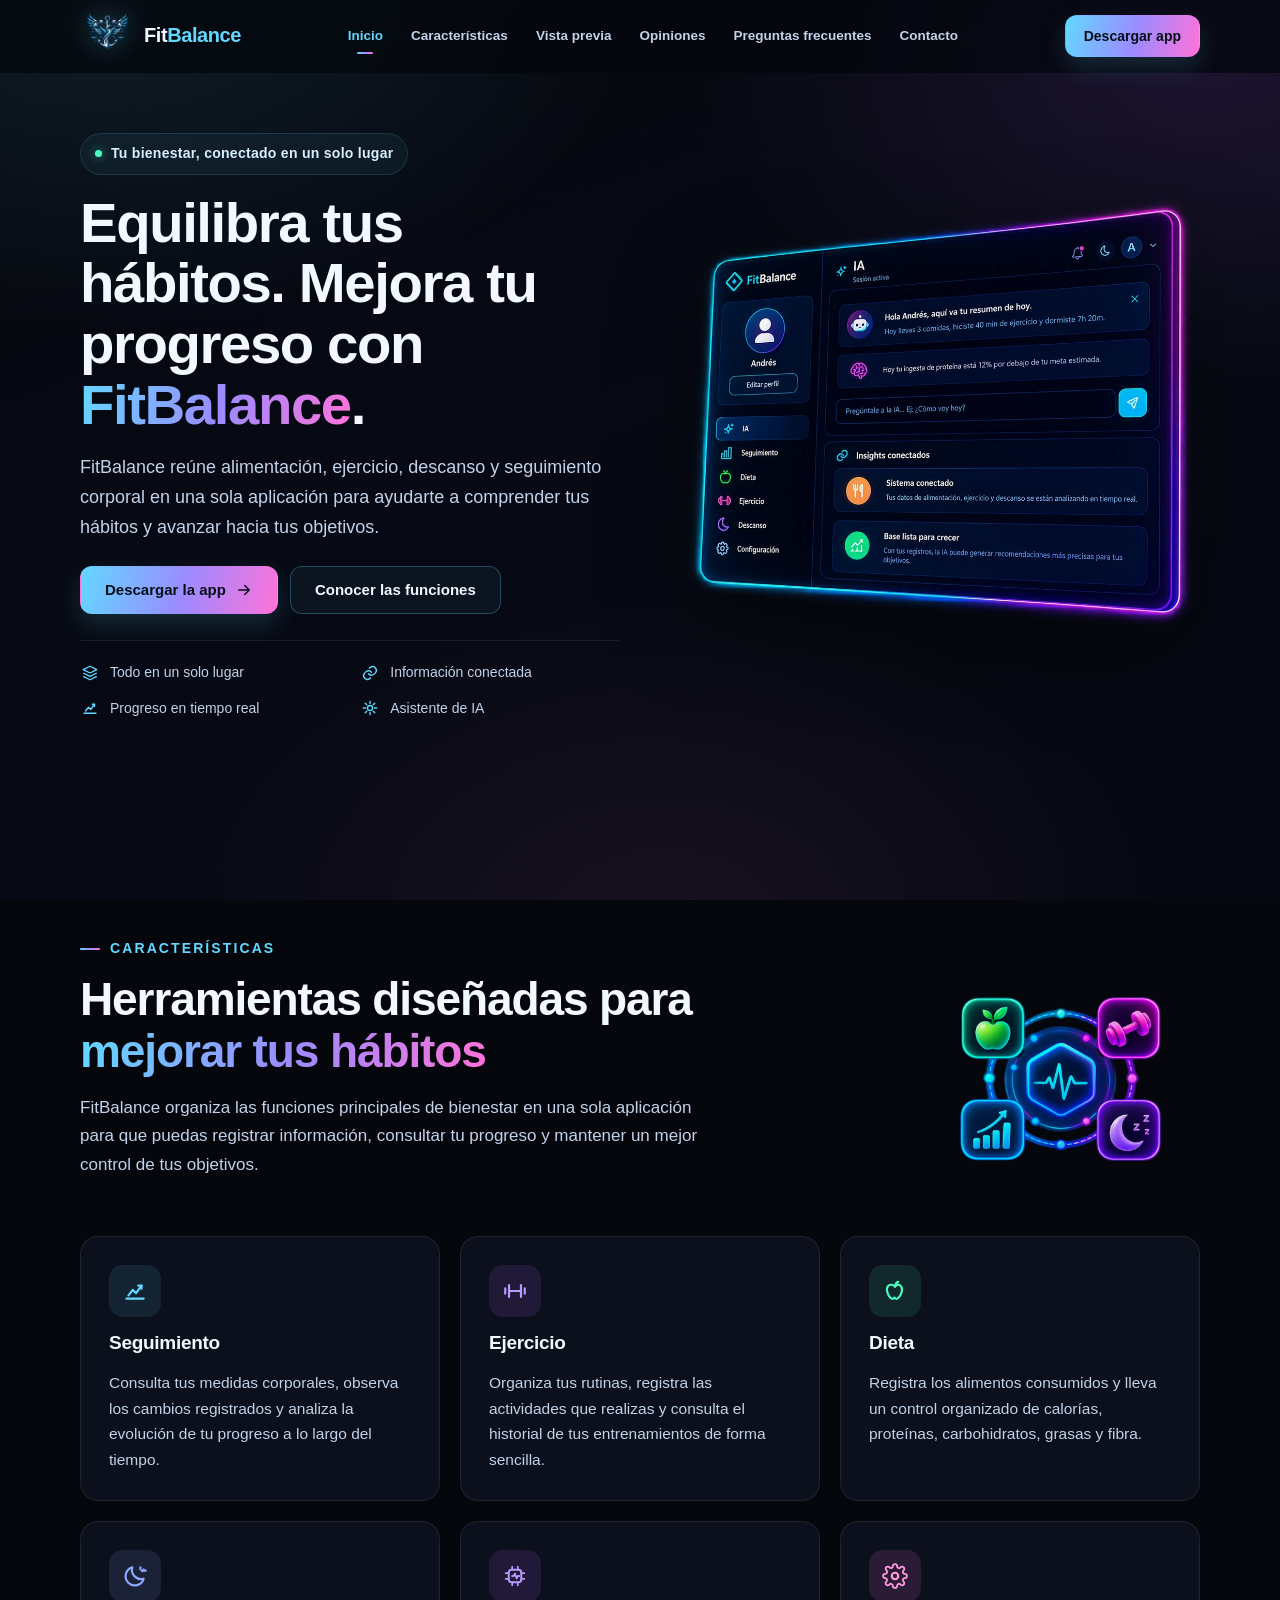
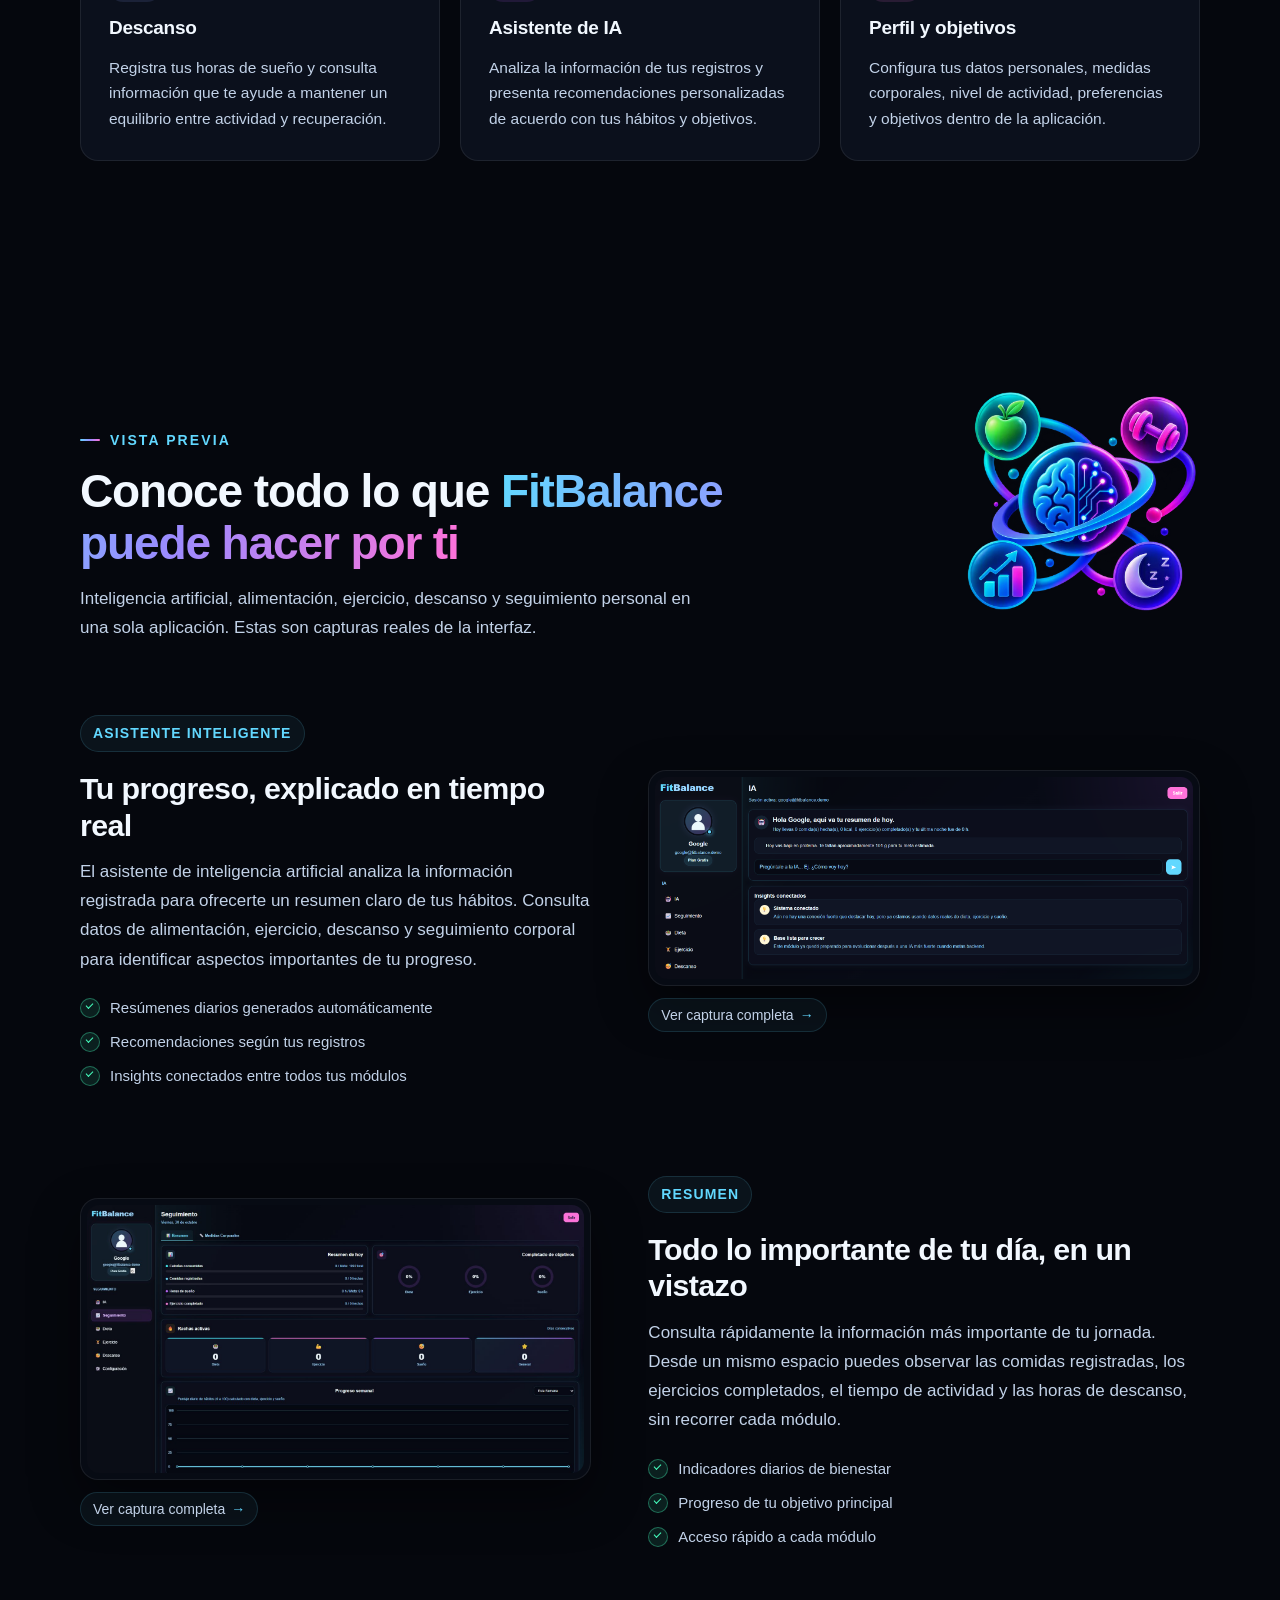
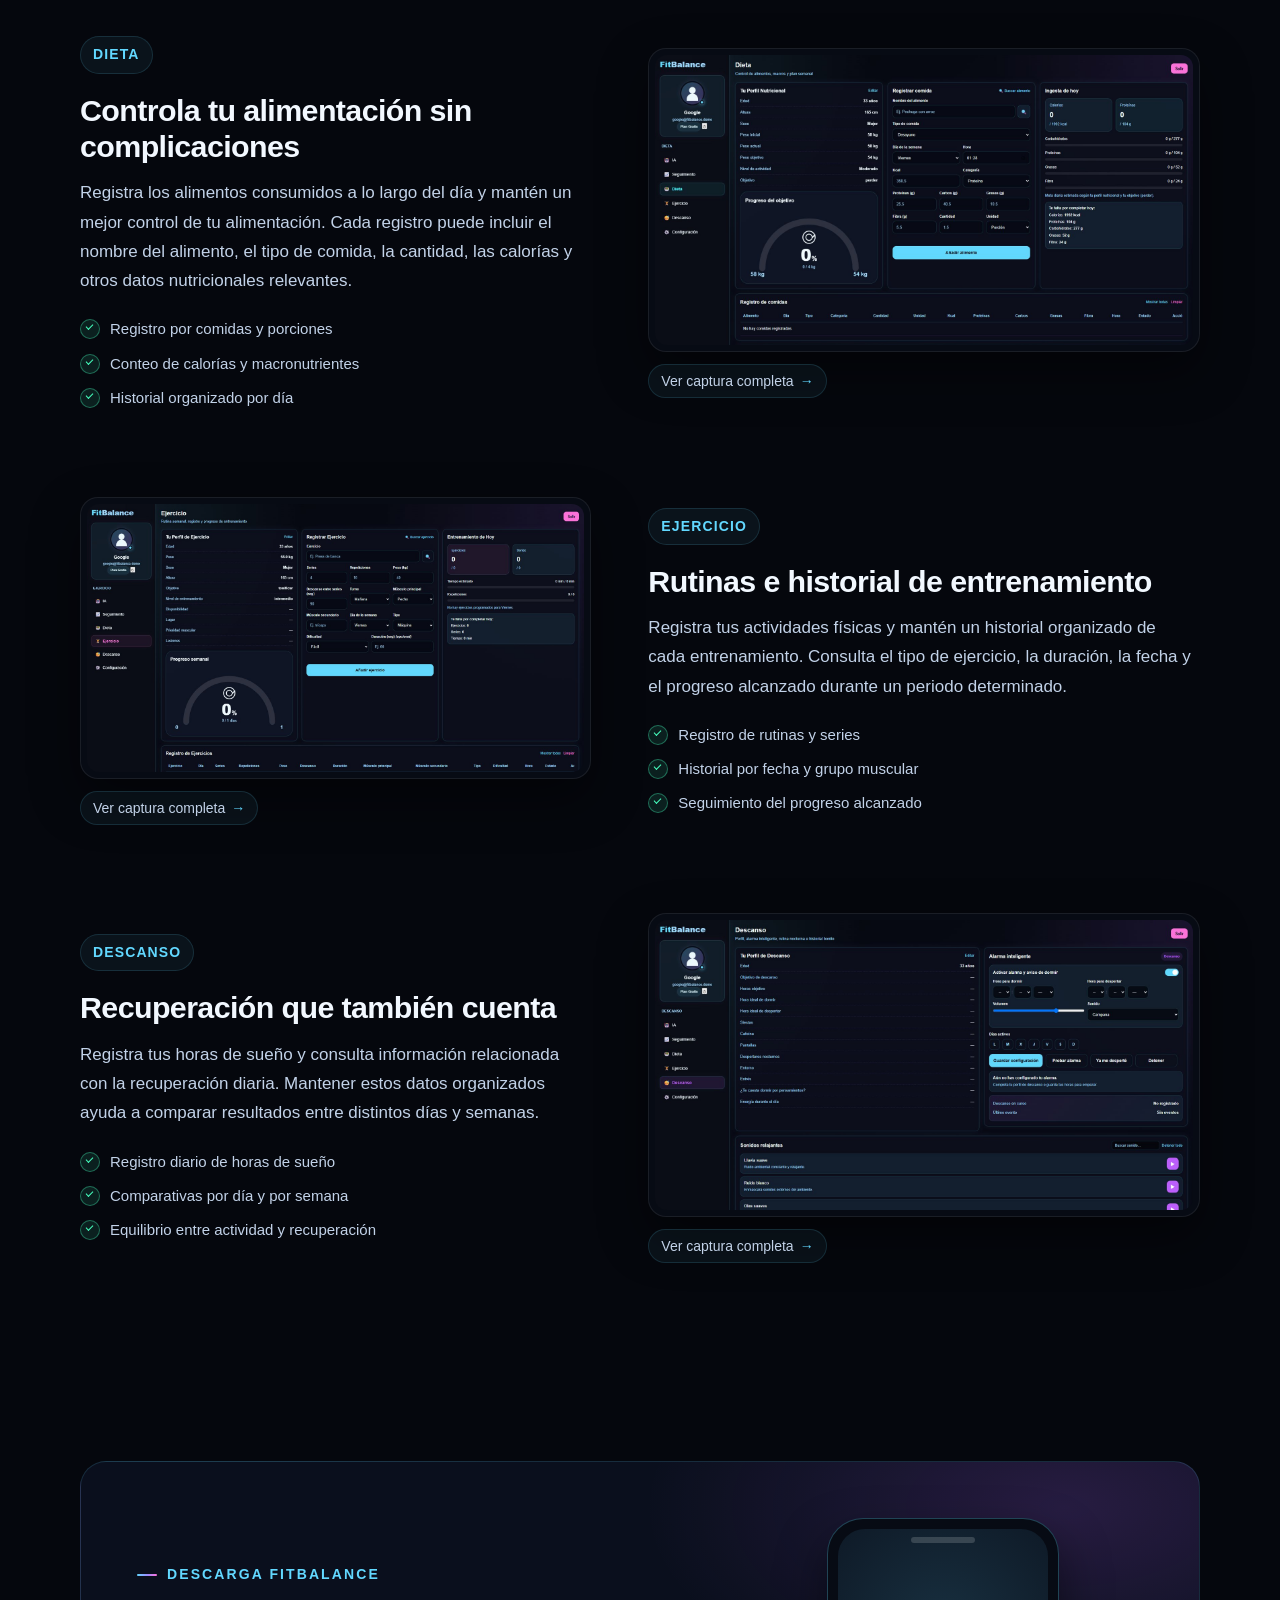
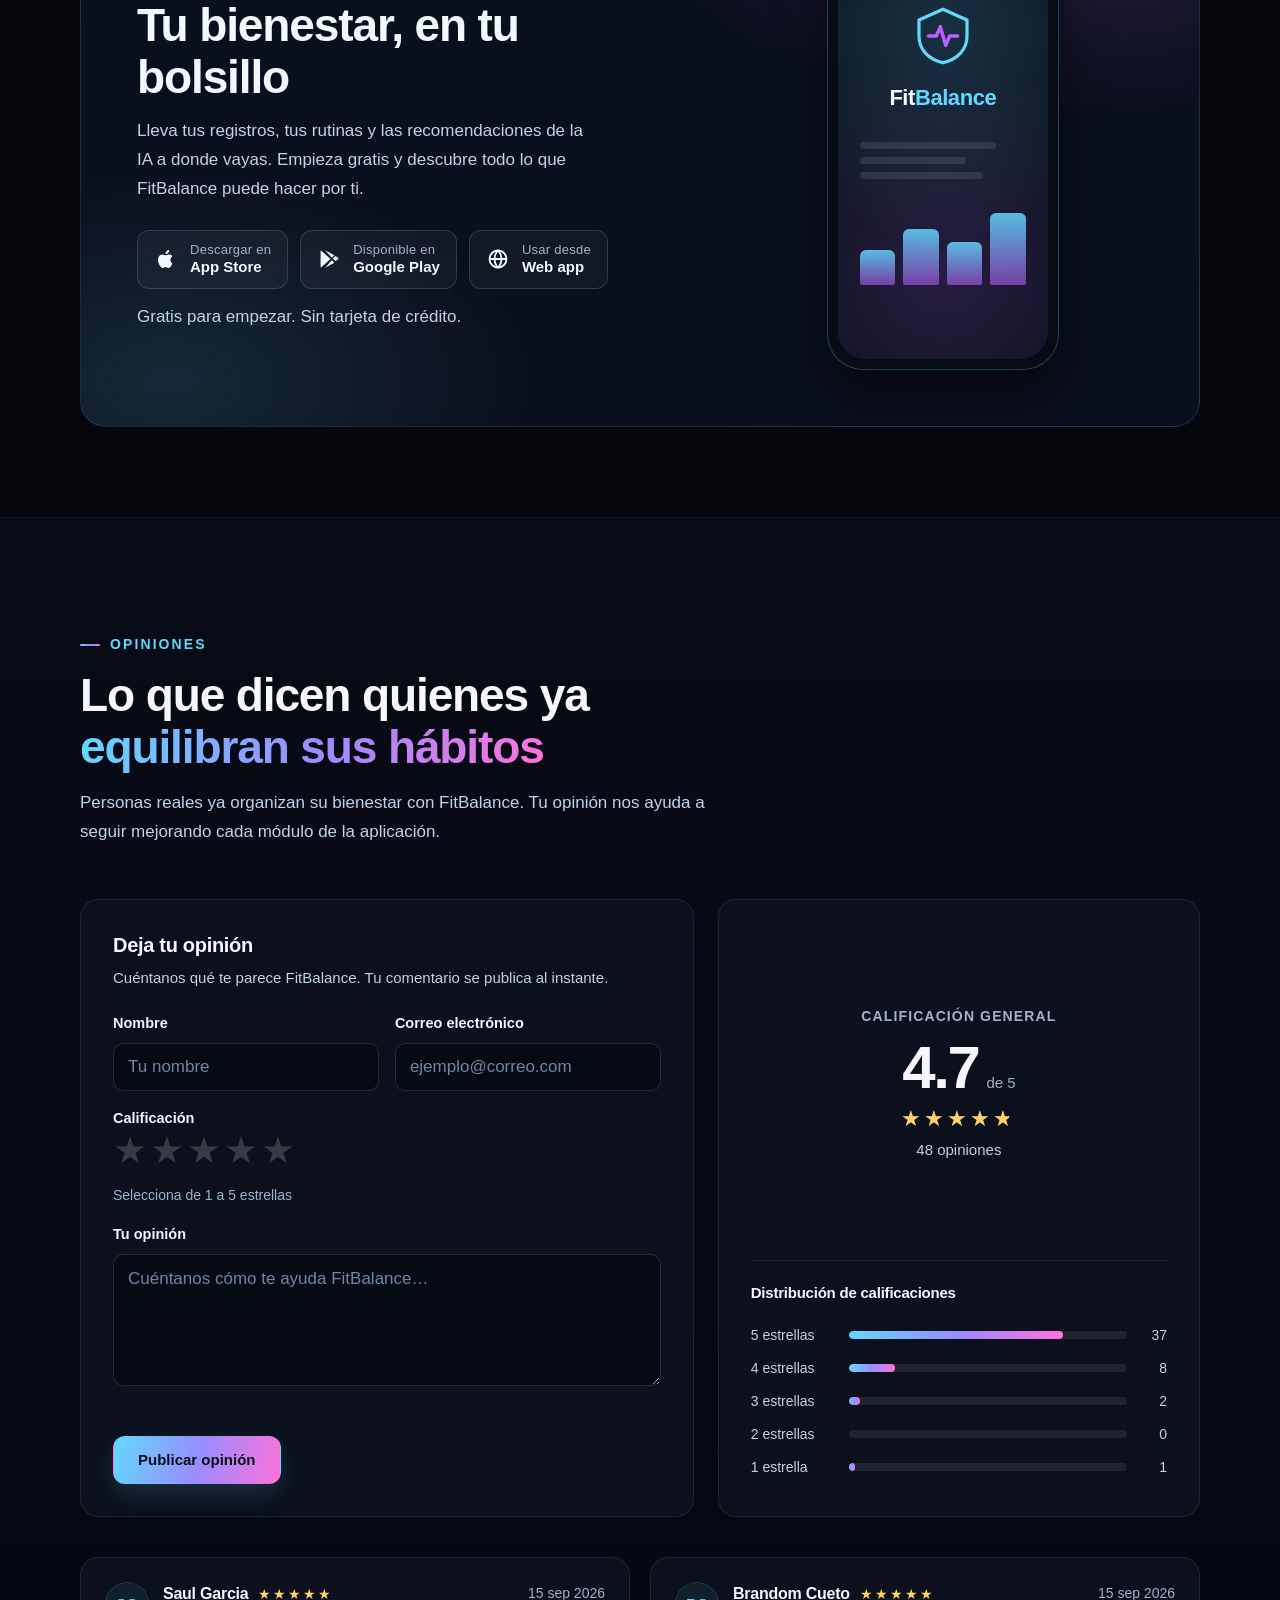
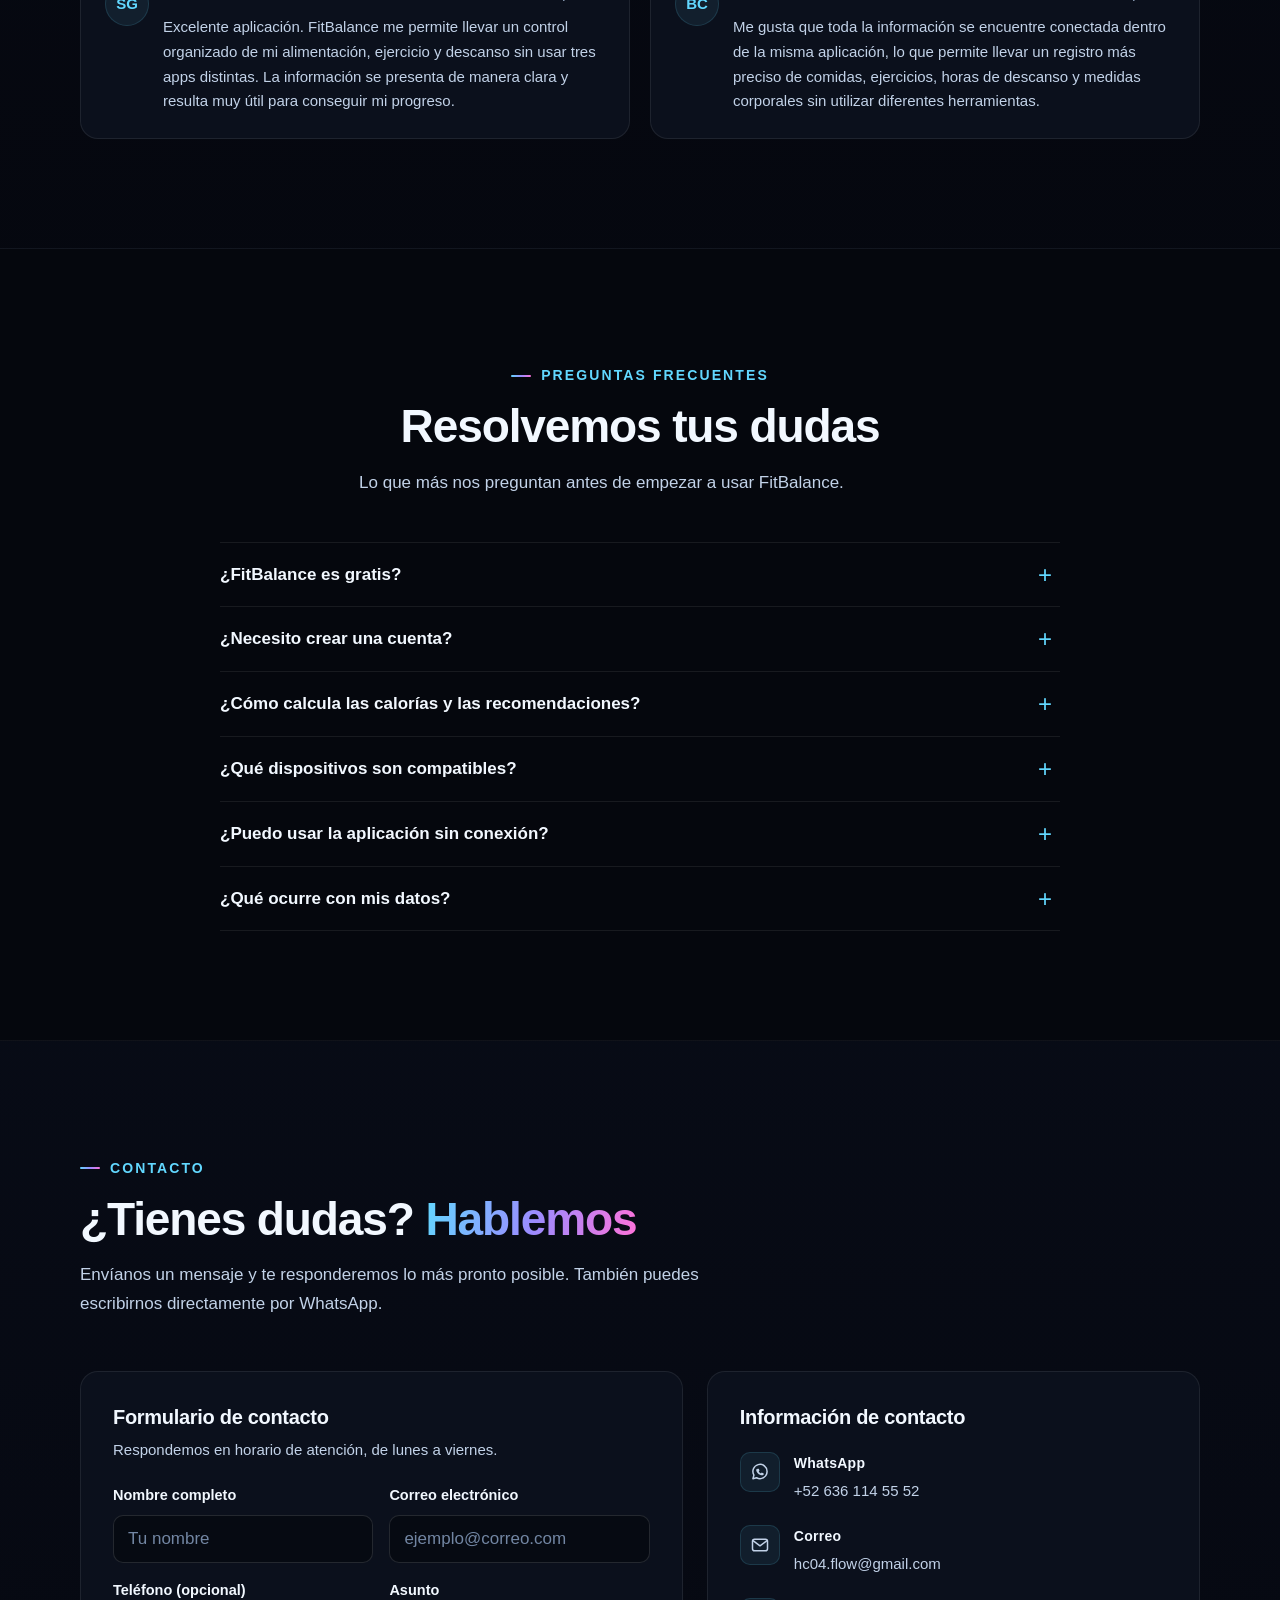
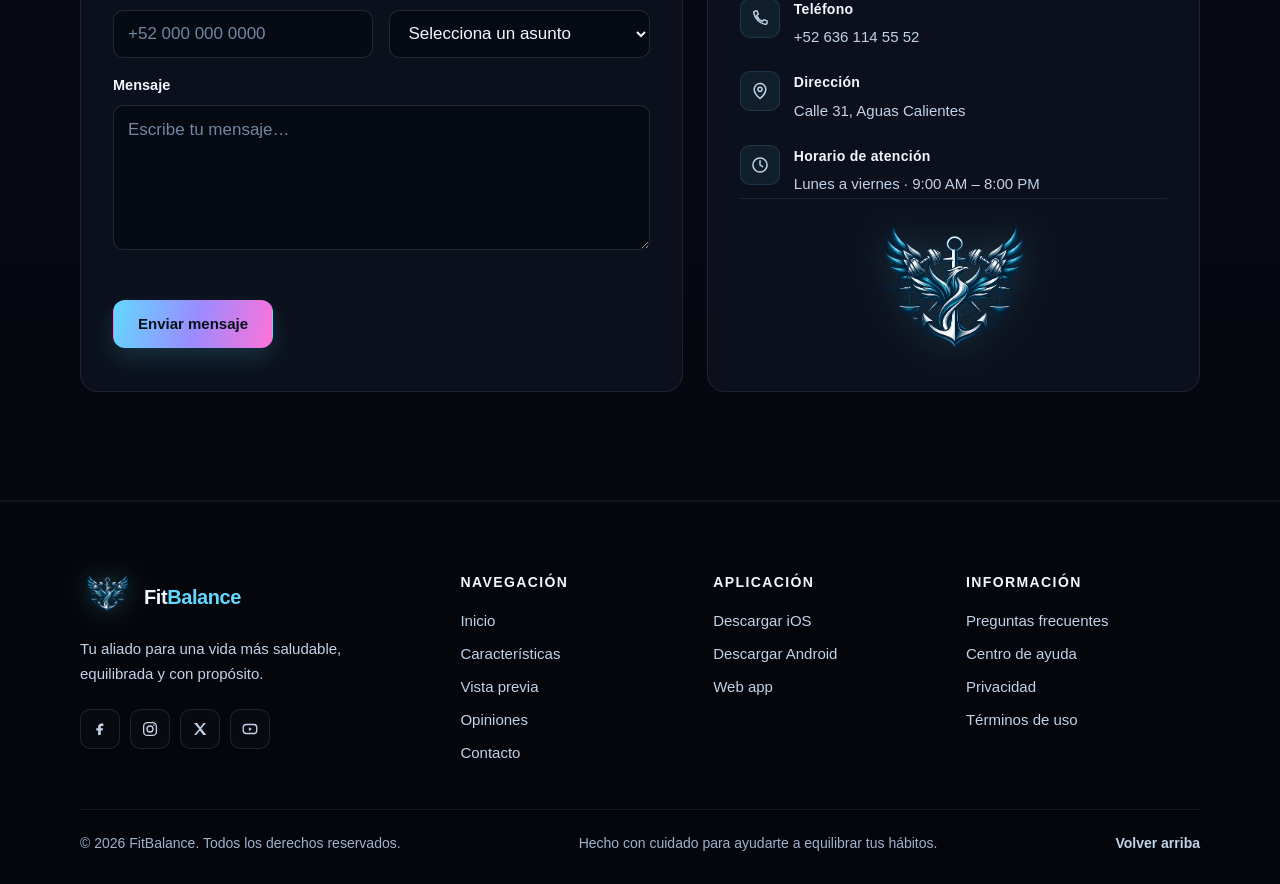
<file: index.html>
<!DOCTYPE html>
<html lang="es">
  <head>
    <meta charset="UTF-8" />
    <meta name="viewport" content="width=device-width, initial-scale=1.0" />
    <meta
      name="description"
      content="FitBalance reúne alimentación, ejercicio, descanso y seguimiento corporal en una sola aplicación para ayudarte a equilibrar tus hábitos."
    />
    <meta name="theme-color" content="#05070d" />
    <title>FitBalance — Equilibra tus hábitos</title>
    <link rel="icon" type="image/png" href="imagenes/logo-ancla.png" />
    <link rel="stylesheet" href="estilos.css?v=7" />
  </head>

  <body class="pagina-landing">
    <a class="enlace-saltar" href="#contenidoPrincipal">Saltar al contenido</a>

    <header class="cabecera-sitio" id="cabeceraSitio">
      <div class="contenedor cabecera-interior">
        <a class="marca-sitio" href="#inicio" aria-label="FitBalance, ir al inicio">
          <picture>
            <source srcset="imagenes/logo-ancla.webp" type="image/webp" />
            <img class="logo-marca" src="imagenes/logo-ancla.png" alt="" width="481" height="339" />
          </picture>
          <span class="marca-texto"><span class="marca-fit">Fit</span><span class="marca-balance">Balance</span></span>
        </a>

        <nav class="nav-principal" id="navPrincipal" aria-label="Navegación principal">
          <a class="nav-enlace activo" href="#inicio">Inicio</a>
          <a class="nav-enlace" href="#caracteristicas">Características</a>
          <a class="nav-enlace" href="#vista-previa">Vista previa</a>
          <a class="nav-enlace" href="#opiniones">Opiniones</a>
          <a class="nav-enlace" href="#preguntas">Preguntas frecuentes</a>
          <a class="nav-enlace" href="#contacto">Contacto</a>
        </nav>

        <div class="acciones-cabecera">
          <a class="boton boton-primario boton-cabecera" href="#descargar">Descargar app</a>
          <button class="boton-menu" id="botonMenu" type="button" aria-label="Abrir menú" aria-expanded="false" aria-controls="navPrincipal">
            <span></span><span></span><span></span>
          </button>
        </div>
      </div>
    </header>

    <div class="fondo-menu" id="fondoMenu" aria-hidden="true"></div>

    <main id="contenidoPrincipal">
      <section class="hero" id="inicio">
        <div class="contenedor hero-interior">
          <div class="hero-texto">
            <p class="etiqueta-hero">
              <span class="punto-estado" aria-hidden="true"></span>
              Tu bienestar, conectado en un solo lugar
            </p>

            <h1 class="titulo-hero">
              Equilibra tus hábitos. Mejora tu progreso con
              <span class="texto-degradado">FitBalance</span>.
            </h1>

            <p class="descripcion-hero">
              FitBalance reúne alimentación, ejercicio, descanso y seguimiento
              corporal en una sola aplicación para ayudarte a comprender tus
              hábitos y avanzar hacia tus objetivos.
            </p>

            <div class="acciones-hero">
              <a class="boton boton-primario" href="#descargar">
                Descargar la app
                <svg viewBox="0 0 24 24" aria-hidden="true" focusable="false">
                  <path d="M5 12h14M13 6l6 6-6 6" fill="none" stroke="currentColor" stroke-width="2" stroke-linecap="round" stroke-linejoin="round" />
                </svg>
              </a>
              <a class="boton boton-secundario" href="#caracteristicas">Conocer las funciones</a>
            </div>

            <ul class="ventajas-hero">
              <li>
                <span class="icono-ventaja" aria-hidden="true">
                  <svg viewBox="0 0 24 24" focusable="false"><path d="M12 3 3 7.5 12 12l9-4.5L12 3Z" fill="none" stroke="currentColor" stroke-width="1.8" stroke-linejoin="round"/><path d="m3 12 9 4.5 9-4.5M3 16.5 12 21l9-4.5" fill="none" stroke="currentColor" stroke-width="1.8" stroke-linejoin="round"/></svg>
                </span>
                Todo en un solo lugar
              </li>
              <li>
                <span class="icono-ventaja" aria-hidden="true">
                  <svg viewBox="0 0 24 24" focusable="false"><path d="M10 13a5 5 0 0 0 7.5.5l2-2a5 5 0 0 0-7-7l-1.2 1.2" fill="none" stroke="currentColor" stroke-width="1.8" stroke-linecap="round"/><path d="M14 11a5 5 0 0 0-7.5-.5l-2 2a5 5 0 0 0 7 7l1.2-1.2" fill="none" stroke="currentColor" stroke-width="1.8" stroke-linecap="round"/></svg>
                </span>
                Información conectada
              </li>
              <li>
                <span class="icono-ventaja" aria-hidden="true">
                  <svg viewBox="0 0 24 24" focusable="false"><path d="M4 19h16M6 16l4-5 3 3 5-7" fill="none" stroke="currentColor" stroke-width="1.8" stroke-linecap="round" stroke-linejoin="round"/><path d="M15 7h3v3" fill="none" stroke="currentColor" stroke-width="1.8" stroke-linecap="round" stroke-linejoin="round"/></svg>
                </span>
                Progreso en tiempo real
              </li>
              <li>
                <span class="icono-ventaja" aria-hidden="true">
                  <svg viewBox="0 0 24 24" focusable="false"><path d="M12 3v3M12 18v3M3 12h3M18 12h3M5.6 5.6l2.1 2.1M16.3 16.3l2.1 2.1M18.4 5.6l-2.1 2.1M7.7 16.3l-2.1 2.1" fill="none" stroke="currentColor" stroke-width="1.8" stroke-linecap="round"/><circle cx="12" cy="12" r="3.4" fill="none" stroke="currentColor" stroke-width="1.8"/></svg>
                </span>
                Asistente de IA
              </li>
            </ul>
          </div>

          <div class="hero-visual">
            <div class="hero-marco">
              <picture>
                <source srcset="imagenes/mockup-ia-3d.webp" type="image/webp" />
                <img
                  class="hero-imagen"
                  src="imagenes/mockup-ia-3d.png"
                  alt="Panel del asistente de IA de FitBalance con el resumen diario, recomendaciones e insights conectados."
                  width="1000"
                  height="1000"
                  fetchpriority="high"
                  decoding="async"
                />
              </picture>
            </div>
          </div>
        </div>
      </section>

      <section class="seccion" id="caracteristicas">
        <div class="contenedor">
          <div class="encabezado-seccion encabezado-con-arte">
            <div class="encabezado-texto">
              <p class="etiqueta-seccion">Características</p>
              <h2>Herramientas diseñadas para <span class="texto-degradado">mejorar tus hábitos</span></h2>
              <p>
                FitBalance organiza las funciones principales de bienestar en una
                sola aplicación para que puedas registrar información, consultar tu
                progreso y mantener un mejor control de tus objetivos.
              </p>
            </div>
            <picture>
              <source srcset="imagenes/grafico-modulos.webp" type="image/webp" />
              <img
                class="arte-seccion arte-seccion--modulos"
                src="imagenes/grafico-modulos.png"
                alt=""
                aria-hidden="true"
                width="888"
                height="568"
                loading="lazy"
                decoding="async"
              />
            </picture>
          </div>

          <div class="rejilla-caracteristicas">
            <article class="tarjeta-caracteristica caracteristica--azul">
              <span class="icono-caracteristica" aria-hidden="true">
                <svg viewBox="0 0 24 24" focusable="false">
                  <path d="M4 19h16M6 16l4-5 3 3 5-7" fill="none" stroke="currentColor" stroke-width="2" stroke-linecap="round" stroke-linejoin="round"/>
                  <path d="M15 7h3v3" fill="none" stroke="currentColor" stroke-width="2" stroke-linecap="round" stroke-linejoin="round"/>
                </svg>
              </span>
              <h3>Seguimiento</h3>
              <p>Consulta tus medidas corporales, observa los cambios registrados y analiza la evolución de tu progreso a lo largo del tiempo.</p>
            </article>

            <article class="tarjeta-caracteristica caracteristica--morado">
              <span class="icono-caracteristica" aria-hidden="true">
                <svg viewBox="0 0 24 24" focusable="false">
                  <path d="M6.5 6.5v11M17.5 6.5v11M3 9.5v5M21 9.5v5M6.5 12h11" fill="none" stroke="currentColor" stroke-width="2" stroke-linecap="round"/>
                </svg>
              </span>
              <h3>Ejercicio</h3>
              <p>Organiza tus rutinas, registra las actividades que realizas y consulta el historial de tus entrenamientos de forma sencilla.</p>
            </article>

            <article class="tarjeta-caracteristica caracteristica--verde">
              <span class="icono-caracteristica" aria-hidden="true">
                <svg viewBox="0 0 24 24" focusable="false">
                  <path d="M12 8c-1.5-2-5-2.5-6.5-.5C3.5 10 5 16 8 18.5c1.2 1 2.4 1 3 0 .4-.7.6-.7 1 0 .6 1 1.8 1 3 0 3-2.5 4.5-8.5 2.5-11C16 5.5 13.5 6 12 8Z" fill="none" stroke="currentColor" stroke-width="2" stroke-linejoin="round"/>
                  <path d="M12 8c0-2 1.2-3.6 3-4.5" fill="none" stroke="currentColor" stroke-width="2" stroke-linecap="round"/>
                </svg>
              </span>
              <h3>Dieta</h3>
              <p>Registra los alimentos consumidos y lleva un control organizado de calorías, proteínas, carbohidratos, grasas y fibra.</p>
            </article>

            <article class="tarjeta-caracteristica caracteristica--indigo">
              <span class="icono-caracteristica" aria-hidden="true">
                <svg viewBox="0 0 24 24" focusable="false">
                  <path d="M20 14.5A8.5 8.5 0 0 1 9.5 4 8.5 8.5 0 1 0 20 14.5Z" fill="none" stroke="currentColor" stroke-width="2" stroke-linejoin="round"/>
                  <path d="M17 4v2M20 7h2M18.5 7.5 20 6" fill="none" stroke="currentColor" stroke-width="2" stroke-linecap="round"/>
                </svg>
              </span>
              <h3>Descanso</h3>
              <p>Registra tus horas de sueño y consulta información que te ayude a mantener un equilibrio entre actividad y recuperación.</p>
            </article>

            <article class="tarjeta-caracteristica caracteristica--morado">
              <span class="icono-caracteristica" aria-hidden="true">
                <svg viewBox="0 0 24 24" focusable="false">
                  <rect x="6.2" y="6.2" width="11.6" height="11.6" rx="2.6" fill="none" stroke="currentColor" stroke-width="1.8"/>
                  <path d="M9.4 12h1.5l1-2.3 1.7 4.6 1-2.3h1.4" fill="none" stroke="currentColor" stroke-width="1.7" stroke-linecap="round" stroke-linejoin="round"/>
                  <path d="M9.4 3.4v2.8M14.6 3.4v2.8M9.4 17.8v2.8M14.6 17.8v2.8M3.4 9.4h2.8M3.4 14.6h2.8M17.8 9.4h2.8M17.8 14.6h2.8" fill="none" stroke="currentColor" stroke-width="1.6" stroke-linecap="round"/>
                </svg>
              </span>
              <h3>Asistente de IA</h3>
              <p>Analiza la información de tus registros y presenta recomendaciones personalizadas de acuerdo con tus hábitos y objetivos.</p>
            </article>

            <article class="tarjeta-caracteristica caracteristica--rosa">
              <span class="icono-caracteristica" aria-hidden="true">
                <svg viewBox="0 0 24 24" focusable="false">
                  <circle cx="12" cy="12" r="3" fill="none" stroke="currentColor" stroke-width="2"/>
                  <path d="M19.4 15a1.7 1.7 0 0 0 .3 1.9l.1.1a2 2 0 1 1-2.8 2.8l-.1-.1a1.7 1.7 0 0 0-1.9-.3 1.7 1.7 0 0 0-1 1.5V21a2 2 0 1 1-4 0v-.1a1.7 1.7 0 0 0-1.1-1.5 1.7 1.7 0 0 0-1.9.3l-.1.1a2 2 0 1 1-2.8-2.8l.1-.1a1.7 1.7 0 0 0 .3-1.9 1.7 1.7 0 0 0-1.5-1H3a2 2 0 1 1 0-4h.1a1.7 1.7 0 0 0 1.5-1.1 1.7 1.7 0 0 0-.3-1.9l-.1-.1a2 2 0 1 1 2.8-2.8l.1.1a1.7 1.7 0 0 0 1.9.3H9a1.7 1.7 0 0 0 1-1.5V3a2 2 0 1 1 4 0v.1a1.7 1.7 0 0 0 1 1.5 1.7 1.7 0 0 0 1.9-.3l.1-.1a2 2 0 1 1 2.8 2.8l-.1.1a1.7 1.7 0 0 0-.3 1.9V9a1.7 1.7 0 0 0 1.5 1H21a2 2 0 1 1 0 4h-.1a1.7 1.7 0 0 0-1.5 1Z" fill="none" stroke="currentColor" stroke-width="1.7" stroke-linejoin="round"/>
                </svg>
              </span>
              <h3>Perfil y objetivos</h3>
              <p>Configura tus datos personales, medidas corporales, nivel de actividad, preferencias y objetivos dentro de la aplicación.</p>
            </article>
          </div>
        </div>
      </section>

      <section class="seccion" id="vista-previa">
        <div class="contenedor">
          <div class="encabezado-seccion encabezado-con-arte">
            <div class="encabezado-texto">
              <p class="etiqueta-seccion">Vista previa</p>
              <h2>Conoce todo lo que <span class="texto-degradado">FitBalance puede hacer por ti</span></h2>
              <p>
                Inteligencia artificial, alimentación, ejercicio, descanso y
                seguimiento personal en una sola aplicación. Estas son capturas
                reales de la interfaz.
              </p>
            </div>
            <picture>
              <source srcset="imagenes/grafico-cerebro.webp" type="image/webp" />
              <img
                class="arte-seccion arte-seccion--cerebro"
                src="imagenes/grafico-cerebro.png"
                alt=""
                aria-hidden="true"
                width="870"
                height="869"
                loading="lazy"
                decoding="async"
              />
            </picture>
          </div>

          <div class="lista-vista">
            <article class="fila-vista">
              <div class="vista-texto">
                <p class="etiqueta-vista">Asistente inteligente</p>
                <h3>Tu progreso, explicado en tiempo real</h3>
                <p>
                  El asistente de inteligencia artificial analiza la información
                  registrada para ofrecerte un resumen claro de tus hábitos.
                  Consulta datos de alimentación, ejercicio, descanso y seguimiento
                  corporal para identificar aspectos importantes de tu progreso.
                </p>
                <ul class="lista-ventajas">
                  <li>Resúmenes diarios generados automáticamente</li>
                  <li>Recomendaciones según tus registros</li>
                  <li>Insights conectados entre todos tus módulos</li>
                </ul>
              </div>

              <a class="vista-media" href="imagenes/captura-ia.png" target="_blank" rel="noopener" aria-label="Abrir la captura del asistente de IA en tamaño completo">
                <div class="captura-app">
                  <img
                    src="imagenes/captura-ia.png"
                    alt="Vista del asistente de IA de FitBalance con el resumen diario, recomendaciones e insights conectados."
                    width="1916"
                    height="720"
                    loading="lazy"
                    decoding="async"
                  />
                </div>
                <span class="pie-captura">Ver captura completa</span>
              </a>
            </article>

            <article class="fila-vista fila-vista--invertida">
              <div class="vista-texto">
                <p class="etiqueta-vista">Resumen</p>
                <h3>Todo lo importante de tu día, en un vistazo</h3>
                <p>
                  Consulta rápidamente la información más importante de tu jornada.
                  Desde un mismo espacio puedes observar las comidas registradas, los
                  ejercicios completados, el tiempo de actividad y las horas de
                  descanso, sin recorrer cada módulo.
                </p>
                <ul class="lista-ventajas">
                  <li>Indicadores diarios de bienestar</li>
                  <li>Progreso de tu objetivo principal</li>
                  <li>Acceso rápido a cada módulo</li>
                </ul>
              </div>

              <a class="vista-media" href="imagenes/captura-seguimiento.jpg" target="_blank" rel="noopener" aria-label="Abrir la captura del resumen diario en tamaño completo">
                <div class="captura-app">
                  <img
                    src="imagenes/captura-seguimiento.jpg"
                    alt="Vista del resumen diario de FitBalance con las comidas, las calorías, el ejercicio y las horas de descanso."
                    width="1600"
                    height="862"
                    loading="lazy"
                    decoding="async"
                  />
                </div>
                <span class="pie-captura">Ver captura completa</span>
              </a>
            </article>

            <article class="fila-vista">
              <div class="vista-texto">
                <p class="etiqueta-vista">Dieta</p>
                <h3>Controla tu alimentación sin complicaciones</h3>
                <p>
                  Registra los alimentos consumidos a lo largo del día y mantén un
                  mejor control de tu alimentación. Cada registro puede incluir el
                  nombre del alimento, el tipo de comida, la cantidad, las calorías y
                  otros datos nutricionales relevantes.
                </p>
                <ul class="lista-ventajas">
                  <li>Registro por comidas y porciones</li>
                  <li>Conteo de calorías y macronutrientes</li>
                  <li>Historial organizado por día</li>
                </ul>
              </div>

              <a class="vista-media" href="imagenes/captura-dieta.jpg" target="_blank" rel="noopener" aria-label="Abrir la captura del módulo de dieta en tamaño completo">
                <div class="captura-app">
                  <img
                    src="imagenes/captura-dieta.jpg"
                    alt="Vista del módulo de dieta de FitBalance con el perfil nutricional, el registro de comidas y la ingesta del día."
                    width="1600"
                    height="862"
                    loading="lazy"
                    decoding="async"
                  />
                </div>
                <span class="pie-captura">Ver captura completa</span>
              </a>
            </article>

            <article class="fila-vista fila-vista--invertida">
              <div class="vista-texto">
                <p class="etiqueta-vista">Ejercicio</p>
                <h3>Rutinas e historial de entrenamiento</h3>
                <p>
                  Registra tus actividades físicas y mantén un historial organizado de
                  cada entrenamiento. Consulta el tipo de ejercicio, la duración, la
                  fecha y el progreso alcanzado durante un periodo determinado.
                </p>
                <ul class="lista-ventajas">
                  <li>Registro de rutinas y series</li>
                  <li>Historial por fecha y grupo muscular</li>
                  <li>Seguimiento del progreso alcanzado</li>
                </ul>
              </div>

              <a class="vista-media" href="imagenes/captura-ejercicio.jpg" target="_blank" rel="noopener" aria-label="Abrir la captura del módulo de ejercicio en tamaño completo">
                <div class="captura-app">
                  <img
                    src="imagenes/captura-ejercicio.jpg"
                    alt="Vista del módulo de ejercicio de FitBalance con el registro de rutinas y el progreso semanal."
                    width="1600"
                    height="862"
                    loading="lazy"
                    decoding="async"
                  />
                </div>
                <span class="pie-captura">Ver captura completa</span>
              </a>
            </article>

            <article class="fila-vista">
              <div class="vista-texto">
                <p class="etiqueta-vista">Descanso</p>
                <h3>Recuperación que también cuenta</h3>
                <p>
                  Registra tus horas de sueño y consulta información relacionada con
                  la recuperación diaria. Mantener estos datos organizados ayuda a
                  comparar resultados entre distintos días y semanas.
                </p>
                <ul class="lista-ventajas">
                  <li>Registro diario de horas de sueño</li>
                  <li>Comparativas por día y por semana</li>
                  <li>Equilibrio entre actividad y recuperación</li>
                </ul>
              </div>

              <a class="vista-media" href="imagenes/captura-descanso.jpg" target="_blank" rel="noopener" aria-label="Abrir la captura del módulo de descanso en tamaño completo">
                <div class="captura-app">
                  <img
                    src="imagenes/captura-descanso.jpg"
                    alt="Vista del módulo de descanso de FitBalance con la alarma inteligente, los sonidos relajantes y el historial."
                    width="1600"
                    height="862"
                    loading="lazy"
                    decoding="async"
                  />
                </div>
                <span class="pie-captura">Ver captura completa</span>
              </a>
            </article>
          </div>
        </div>
      </section>

      <section class="seccion-descarga" id="descargar">
        <div class="contenedor">
          <div class="panel-descarga">
            <div class="descarga-texto">
              <p class="etiqueta-seccion">Descarga FitBalance</p>
              <h2>Tu bienestar, en tu bolsillo</h2>
              <p>
                Lleva tus registros, tus rutinas y las recomendaciones de la IA a
                donde vayas. Empieza gratis y descubre todo lo que FitBalance puede
                hacer por ti.
              </p>

              <div class="botones-descarga">
                <button class="boton-tienda" type="button" data-descarga="iOS">
                  <svg viewBox="0 0 24 24" aria-hidden="true" focusable="false">
                    <path d="M16.4 12.7c0-2.3 1.9-3.4 2-3.5-1.1-1.6-2.8-1.8-3.4-1.8-1.4-.1-2.8.9-3.5.9-.7 0-1.8-.9-3-.9-1.5 0-2.9.9-3.7 2.3-1.6 2.7-.4 6.8 1.1 9 .8 1.1 1.6 2.3 2.8 2.3 1.1 0 1.5-.7 2.9-.7 1.3 0 1.7.7 2.9.7 1.2 0 2-1.1 2.7-2.2.9-1.2 1.2-2.5 1.2-2.5s-2-.8-2-3.6ZM14.2 5.8c.6-.8 1-1.8.9-2.8-.9 0-2 .6-2.7 1.4-.6.7-1 1.7-.9 2.7 1 .1 2-.5 2.7-1.3Z" fill="currentColor"/>
                  </svg>
                  <span><small>Descargar en</small><strong>App Store</strong></span>
                </button>

                <button class="boton-tienda" type="button" data-descarga="Android">
                  <svg viewBox="0 0 24 24" aria-hidden="true" focusable="false">
                    <path d="M4 3.5 13.5 12 4 20.5c-.2-.2-.4-.6-.4-1.1V4.6c0-.5.2-.9.4-1.1ZM14.8 13.3l2.5 2.4-9.1 5.1 6.6-7.5Zm0-2.6L8.2 3.2l9.1 5.1-2.5 2.4ZM18.4 9.1l2.4 1.3c.8.5.8 1.7 0 2.2l-2.4 1.3-2.7-2.4 2.7-2.4Z" fill="currentColor"/>
                  </svg>
                  <span><small>Disponible en</small><strong>Google Play</strong></span>
                </button>

                <a class="boton-tienda" href="./login/index.html">
                  <svg viewBox="0 0 24 24" aria-hidden="true" focusable="false">
                    <circle cx="12" cy="12" r="8.5" fill="none" stroke="currentColor" stroke-width="1.8"/>
                    <path d="M3.5 12h17M12 3.5c2.3 2.4 3.4 5.3 3.4 8.5S14.3 18.1 12 20.5c-2.3-2.4-3.4-5.3-3.4-8.5S9.7 5.9 12 3.5Z" fill="none" stroke="currentColor" stroke-width="1.8"/>
                  </svg>
                  <span><small>Usar desde</small><strong>Web app</strong></span>
                </a>
              </div>

              <p class="nota-descarga">Gratis para empezar. Sin tarjeta de crédito.</p>
            </div>

            <div class="descarga-visual" aria-hidden="true">
              <div class="telefono">
                <div class="telefono-pantalla">
                  <svg class="telefono-logo" viewBox="0 0 48 48" focusable="false">
                    <path d="M24 4 6 12v12c0 10.5 7.4 17.6 18 20 10.6-2.4 18-9.5 18-20V12L24 4Z" fill="none" stroke="#62d8ff" stroke-width="2.4" stroke-linejoin="round"/>
                    <path d="M13 24h6l3-7 4 14 3-7h6" fill="none" stroke="#bd5fff" stroke-width="2.6" stroke-linecap="round" stroke-linejoin="round"/>
                  </svg>
                  <p class="telefono-marca">Fit<span>Balance</span></p>
                  <div class="telefono-lineas"><span></span><span></span><span></span></div>
                  <div class="telefono-barras"><span></span><span></span><span></span><span></span></div>
                </div>
              </div>
            </div>
          </div>
        </div>
      </section>

      <section class="seccion seccion--alt" id="opiniones">
        <div class="contenedor">
          <div class="encabezado-seccion">
            <p class="etiqueta-seccion">Opiniones</p>
            <h2>Lo que dicen quienes ya <span class="texto-degradado">equilibran sus hábitos</span></h2>
            <p>
              Personas reales ya organizan su bienestar con FitBalance. Tu
              opinión nos ayuda a seguir mejorando cada módulo de la aplicación.
            </p>
          </div>

          <div class="rejilla-opiniones">
            <form class="tarjeta-panel formulario-opinion" id="formularioOpinion" novalidate>
              <h3>Deja tu opinión</h3>
              <p class="texto-panel">Cuéntanos qué te parece FitBalance. Tu comentario se publica al instante.</p>

              <div class="fila-campos">
                <div class="grupo-campo">
                  <label for="nombreOpinion">Nombre</label>
                  <input class="campo" id="nombreOpinion" name="nombre" type="text" placeholder="Tu nombre" autocomplete="name" required />
                </div>

                <div class="grupo-campo">
                  <label for="correoOpinion">Correo electrónico</label>
                  <input class="campo" id="correoOpinion" name="correo" type="email" placeholder="ejemplo@correo.com" autocomplete="email" required />
                </div>
              </div>

              <fieldset class="grupo-campo grupo-calificacion">
                <legend>Calificación</legend>
                <div class="estrellas-entrada">
                  <input type="radio" id="calificacion5" name="calificacion" value="5" />
                  <label for="calificacion5" title="5 estrellas"><span aria-hidden="true">★</span><span class="texto-oculto">5 estrellas</span></label>
                  <input type="radio" id="calificacion4" name="calificacion" value="4" />
                  <label for="calificacion4" title="4 estrellas"><span aria-hidden="true">★</span><span class="texto-oculto">4 estrellas</span></label>
                  <input type="radio" id="calificacion3" name="calificacion" value="3" />
                  <label for="calificacion3" title="3 estrellas"><span aria-hidden="true">★</span><span class="texto-oculto">3 estrellas</span></label>
                  <input type="radio" id="calificacion2" name="calificacion" value="2" />
                  <label for="calificacion2" title="2 estrellas"><span aria-hidden="true">★</span><span class="texto-oculto">2 estrellas</span></label>
                  <input type="radio" id="calificacion1" name="calificacion" value="1" />
                  <label for="calificacion1" title="1 estrella"><span aria-hidden="true">★</span><span class="texto-oculto">1 estrella</span></label>
                </div>
                <p class="ayuda-campo">Selecciona de 1 a 5 estrellas</p>
              </fieldset>

              <div class="grupo-campo">
                <label for="textoOpinion">Tu opinión</label>
                <textarea class="campo campo-area" id="textoOpinion" name="opinion" rows="4" placeholder="Cuéntanos cómo te ayuda FitBalance…" required></textarea>
              </div>

              <p class="mensaje-formulario" id="mensajeOpinion" aria-live="polite"></p>

              <button class="boton boton-primario" type="submit">Publicar opinión</button>
            </form>

            <aside class="tarjeta-panel panel-resumen" aria-label="Resumen de opiniones">
              <div class="resumen-principal">
                <p class="etiqueta-resumen">Calificación general</p>
                <p class="promedio-linea">
                  <span class="promedio" id="promedioOpiniones">4.7</span>
                  <span class="de-cinco">de 5</span>
                </p>
                <div class="estrellas-visual" id="estrellasPromedio" aria-hidden="true"></div>
                <p class="total-opiniones" id="totalOpiniones">48 opiniones</p>
              </div>

              <div class="distribucion-opiniones">
                <h3>Distribución de calificaciones</h3>
                <div class="fila-distribucion">
                  <span class="etiqueta-distribucion">5 estrellas</span>
                  <span class="barra-distribucion"><span class="relleno-distribucion" data-barra="5"></span></span>
                  <span class="conteo-distribucion" data-conteo="5">37</span>
                </div>
                <div class="fila-distribucion">
                  <span class="etiqueta-distribucion">4 estrellas</span>
                  <span class="barra-distribucion"><span class="relleno-distribucion" data-barra="4"></span></span>
                  <span class="conteo-distribucion" data-conteo="4">8</span>
                </div>
                <div class="fila-distribucion">
                  <span class="etiqueta-distribucion">3 estrellas</span>
                  <span class="barra-distribucion"><span class="relleno-distribucion" data-barra="3"></span></span>
                  <span class="conteo-distribucion" data-conteo="3">2</span>
                </div>
                <div class="fila-distribucion">
                  <span class="etiqueta-distribucion">2 estrellas</span>
                  <span class="barra-distribucion"><span class="relleno-distribucion" data-barra="2"></span></span>
                  <span class="conteo-distribucion" data-conteo="2">0</span>
                </div>
                <div class="fila-distribucion">
                  <span class="etiqueta-distribucion">1 estrella</span>
                  <span class="barra-distribucion"><span class="relleno-distribucion" data-barra="1"></span></span>
                  <span class="conteo-distribucion" data-conteo="1">1</span>
                </div>
              </div>
            </aside>
          </div>

          <div class="lista-opiniones" id="listaOpiniones" aria-live="polite"></div>
        </div>
      </section>

      <section class="seccion" id="preguntas">
        <div class="contenedor">
          <div class="encabezado-seccion encabezado-seccion--centrado">
            <p class="etiqueta-seccion">Preguntas frecuentes</p>
            <h2>Resolvemos tus dudas</h2>
            <p>Lo que más nos preguntan antes de empezar a usar FitBalance.</p>
          </div>

          <div class="lista-faq">
            <details>
              <summary>¿FitBalance es gratis?</summary>
              <p>Puedes empezar gratis y sin tarjeta de crédito. La aplicación te permite crear tu perfil y registrar tus hábitos sin coste inicial; las funciones avanzadas se incorporarán más adelante.</p>
            </details>

            <details>
              <summary>¿Necesito crear una cuenta?</summary>
              <p>Sí. La cuenta permite asociar tus registros a tu perfil y conservar tu historial. Puedes registrarte con tu correo electrónico o con tu cuenta de Google.</p>
            </details>

            <details>
              <summary>¿Cómo calcula las calorías y las recomendaciones?</summary>
              <p>FitBalance parte de los datos de tu perfil (edad, altura, peso, sexo y nivel de actividad) y los combina con tus registros diarios. El asistente de IA resume esa información y propone recomendaciones ajustadas a tus objetivos.</p>
            </details>

            <details>
              <summary>¿Qué dispositivos son compatibles?</summary>
              <p>La versión web funciona en cualquier navegador moderno de laptop, tableta o celular. Las aplicaciones para iOS y Android están en preparación.</p>
            </details>

            <details>
              <summary>¿Puedo usar la aplicación sin conexión?</summary>
              <p>En esta versión de demostración necesitas conexión para cargar la aplicación. Tus registros de prueba se guardan en el almacenamiento local de tu navegador.</p>
            </details>

            <details>
              <summary>¿Qué ocurre con mis datos?</summary>
              <p>Los datos que introduces en este prototipo permanecen en tu navegador y no se envían a ningún servidor. En la versión final podrás consultar la política de privacidad completa.</p>
            </details>
          </div>
        </div>
      </section>

      <section class="seccion seccion--alt" id="contacto">
        <div class="contenedor">
          <div class="encabezado-seccion">
            <p class="etiqueta-seccion">Contacto</p>
            <h2>¿Tienes dudas? <span class="texto-degradado">Hablemos</span></h2>
            <p>
              Envíanos un mensaje y te responderemos lo más pronto posible.
              También puedes escribirnos directamente por WhatsApp.
            </p>
          </div>

          <div class="rejilla-contacto">
            <form class="tarjeta-panel formulario-contacto" id="formularioContacto" novalidate>
              <h3>Formulario de contacto</h3>
              <p class="texto-panel">Respondemos en horario de atención, de lunes a viernes.</p>

              <div class="fila-campos">
                <div class="grupo-campo">
                  <label for="nombreContacto">Nombre completo</label>
                  <input class="campo" id="nombreContacto" name="nombre" type="text" placeholder="Tu nombre" autocomplete="name" required />
                </div>
                <div class="grupo-campo">
                  <label for="correoContacto">Correo electrónico</label>
                  <input class="campo" id="correoContacto" name="correo" type="email" placeholder="ejemplo@correo.com" autocomplete="email" required />
                </div>
              </div>

              <div class="fila-campos">
                <div class="grupo-campo">
                  <label for="telefonoContacto">Teléfono (opcional)</label>
                  <input class="campo" id="telefonoContacto" name="telefono" type="tel" placeholder="+52 000 000 0000" autocomplete="tel" />
                </div>
                <div class="grupo-campo">
                  <label for="asuntoContacto">Asunto</label>
                  <select class="campo" id="asuntoContacto" name="asunto" required>
                    <option value="">Selecciona un asunto</option>
                    <option value="soporte">Soporte técnico</option>
                    <option value="sugerencias">Sugerencias y comentarios</option>
                    <option value="alianzas">Alianzas y colaboraciones</option>
                    <option value="otro">Otro</option>
                  </select>
                </div>
              </div>

              <div class="grupo-campo">
                <label for="mensajeContacto">Mensaje</label>
                <textarea class="campo campo-area" id="mensajeContacto" name="mensaje" rows="5" placeholder="Escribe tu mensaje…" required></textarea>
              </div>

              <p class="mensaje-formulario" id="mensajeContactoFormulario" aria-live="polite"></p>

              <button class="boton boton-primario" type="submit">Enviar mensaje</button>
            </form>

            <div class="tarjeta-panel info-contacto">
              <h3>Información de contacto</h3>

              <ul class="lista-contacto">
                <li>
                  <span class="icono-contacto" aria-hidden="true">
                    <svg viewBox="0 0 24 24" focusable="false">
                      <path d="M20.5 11.5a8.5 8.5 0 0 1-12.6 7.4L3.5 20l1.2-4.3A8.5 8.5 0 1 1 20.5 11.5Z" fill="none" stroke="currentColor" stroke-width="1.8" stroke-linejoin="round"/>
                      <path d="M8.5 8.6c.3-.6.7-.6 1-.6h.6c.2 0 .4.1.5.4l.7 1.6c.1.2 0 .4-.1.6l-.5.6c-.1.2-.2.4 0 .6.5.8 1.2 1.4 2 1.8.2.1.4.1.6-.1l.6-.6c.2-.2.4-.2.6-.1l1.6.8c.2.1.3.3.3.5v.6c0 .3 0 .7-.6 1-1.5.8-4.5-.3-6.5-2.3-1.3-1.3-2.2-3.2-1.8-4.8Z" fill="currentColor"/>
                    </svg>
                  </span>
                  <div>
                    <strong>WhatsApp</strong>
                    <a href="https://wa.me/526361145552" target="_blank" rel="noopener noreferrer">+52 636 114 55 52</a>
                  </div>
                </li>

                <li>
                  <span class="icono-contacto" aria-hidden="true">
                    <svg viewBox="0 0 24 24" focusable="false">
                      <rect x="3" y="5" width="18" height="14" rx="2.5" fill="none" stroke="currentColor" stroke-width="1.8"/>
                      <path d="m4 7 8 6 8-6" fill="none" stroke="currentColor" stroke-width="1.8" stroke-linecap="round" stroke-linejoin="round"/>
                    </svg>
                  </span>
                  <div>
                    <strong>Correo</strong>
                    <a href="mailto:hc04.flow@gmail.com">hc04.flow@gmail.com</a>
                  </div>
                </li>

                <li>
                  <span class="icono-contacto" aria-hidden="true">
                    <svg viewBox="0 0 24 24" focusable="false">
                      <path d="M6.5 3.5h2l1.5 4-2 1.5a12 12 0 0 0 7 7l1.5-2 4 1.5v2a2 2 0 0 1-2.2 2A17 17 0 0 1 4.5 5.7a2 2 0 0 1 2-2.2Z" fill="none" stroke="currentColor" stroke-width="1.8" stroke-linejoin="round"/>
                    </svg>
                  </span>
                  <div>
                    <strong>Teléfono</strong>
                    <a href="tel:+526361145552">+52 636 114 55 52</a>
                  </div>
                </li>

                <li>
                  <span class="icono-contacto" aria-hidden="true">
                    <svg viewBox="0 0 24 24" focusable="false">
                      <path d="M12 21s7-5.5 7-11a7 7 0 1 0-14 0c0 5.5 7 11 7 11Z" fill="none" stroke="currentColor" stroke-width="1.8" stroke-linejoin="round"/>
                      <circle cx="12" cy="10" r="2.5" fill="none" stroke="currentColor" stroke-width="1.8"/>
                    </svg>
                  </span>
                  <div>
                    <strong>Dirección</strong>
                    <span>Calle 31, Aguas Calientes</span>
                  </div>
                </li>

                <li>
                  <span class="icono-contacto" aria-hidden="true">
                    <svg viewBox="0 0 24 24" focusable="false">
                      <circle cx="12" cy="12" r="8.5" fill="none" stroke="currentColor" stroke-width="1.8"/>
                      <path d="M12 7v5l3 2" fill="none" stroke="currentColor" stroke-width="1.8" stroke-linecap="round" stroke-linejoin="round"/>
                    </svg>
                  </span>
                  <div>
                    <strong>Horario de atención</strong>
                    <span>Lunes a viernes · 9:00 AM – 8:00 PM</span>
                  </div>
                </li>
              </ul>

              <div class="contacto-arte" aria-hidden="true">
                <picture>
                  <source srcset="imagenes/logo-ancla.webp" type="image/webp" />
                  <img
                    src="imagenes/logo-ancla.png"
                    alt=""
                    width="481"
                    height="339"
                    loading="lazy"
                    decoding="async"
                  />
                </picture>
              </div>
            </div>
          </div>
        </div>
      </section>
    </main>

    <footer class="pie-sitio">
      <div class="contenedor">
        <div class="rejilla-pie">
          <div class="pie-marca">
            <a class="marca-sitio" href="#inicio" aria-label="FitBalance, ir al inicio">
              <picture>
                <source srcset="imagenes/logo-ancla.webp" type="image/webp" />
                <img class="logo-marca" src="imagenes/logo-ancla.png" alt="" width="481" height="339" />
              </picture>
              <span class="marca-texto"><span class="marca-fit">Fit</span><span class="marca-balance">Balance</span></span>
            </a>
            <p>Tu aliado para una vida más saludable, equilibrada y con propósito.</p>

            <div class="redes-sociales">
              <button class="red-social" type="button" data-red="Facebook" aria-label="Facebook">
                <svg viewBox="0 0 24 24" aria-hidden="true" focusable="false"><path d="M14 8h2.5V4.5H14c-2.5 0-4.5 2-4.5 4.5v2H7V14h2.5v6H13v-6h2.6l.4-3h-3V9c0-.6.4-1 1-1Z" fill="currentColor"/></svg>
              </button>
              <button class="red-social" type="button" data-red="Instagram" aria-label="Instagram">
                <svg viewBox="0 0 24 24" aria-hidden="true" focusable="false"><rect x="3.5" y="3.5" width="17" height="17" rx="5" fill="none" stroke="currentColor" stroke-width="1.8"/><circle cx="12" cy="12" r="4" fill="none" stroke="currentColor" stroke-width="1.8"/><circle cx="17.2" cy="6.8" r="1.1" fill="currentColor"/></svg>
              </button>
              <button class="red-social" type="button" data-red="X" aria-label="X">
                <svg viewBox="0 0 24 24" aria-hidden="true" focusable="false"><path d="M4 4h4.2l4.1 5.6L17 4h3l-6.4 7.4L20.5 20h-4.2l-4.4-6-5 6H4l6.9-8L4 4Z" fill="currentColor"/></svg>
              </button>
              <button class="red-social" type="button" data-red="YouTube" aria-label="YouTube">
                <svg viewBox="0 0 24 24" aria-hidden="true" focusable="false"><rect x="3" y="6" width="18" height="12" rx="4" fill="none" stroke="currentColor" stroke-width="1.8"/><path d="m10.5 9.5 4 2.5-4 2.5v-5Z" fill="currentColor"/></svg>
              </button>
            </div>
          </div>

          <nav class="columna-pie" aria-label="Navegación del sitio">
            <h3>Navegación</h3>
            <a href="#inicio">Inicio</a>
            <a href="#caracteristicas">Características</a>
            <a href="#vista-previa">Vista previa</a>
            <a href="#opiniones">Opiniones</a>
            <a href="#contacto">Contacto</a>
          </nav>

          <div class="columna-pie">
            <h3>Aplicación</h3>
            <button type="button" class="enlace-pie" data-descarga="iOS">Descargar iOS</button>
            <button type="button" class="enlace-pie" data-descarga="Android">Descargar Android</button>
            <a class="enlace-pie" href="./login/index.html">Web app</a>
          </div>

          <div class="columna-pie">
            <h3>Información</h3>
            <a href="#preguntas">Preguntas frecuentes</a>
            <a href="#contacto">Centro de ayuda</a>
            <a href="#contacto">Privacidad</a>
            <a href="#contacto">Términos de uso</a>
          </div>
        </div>

        <div class="pie-inferior">
          <p>© <span id="anioActual">2026</span> FitBalance. Todos los derechos reservados.</p>
          <p>Hecho con cuidado para ayudarte a equilibrar tus hábitos.</p>
          <a class="enlace-arriba" href="#inicio">Volver arriba</a>
        </div>
      </div>
    </footer>

    <div class="toast" id="toast" role="status" aria-live="polite"></div>
    <script src="script.js?v=7"></script>
  </body>
</html>
</file>
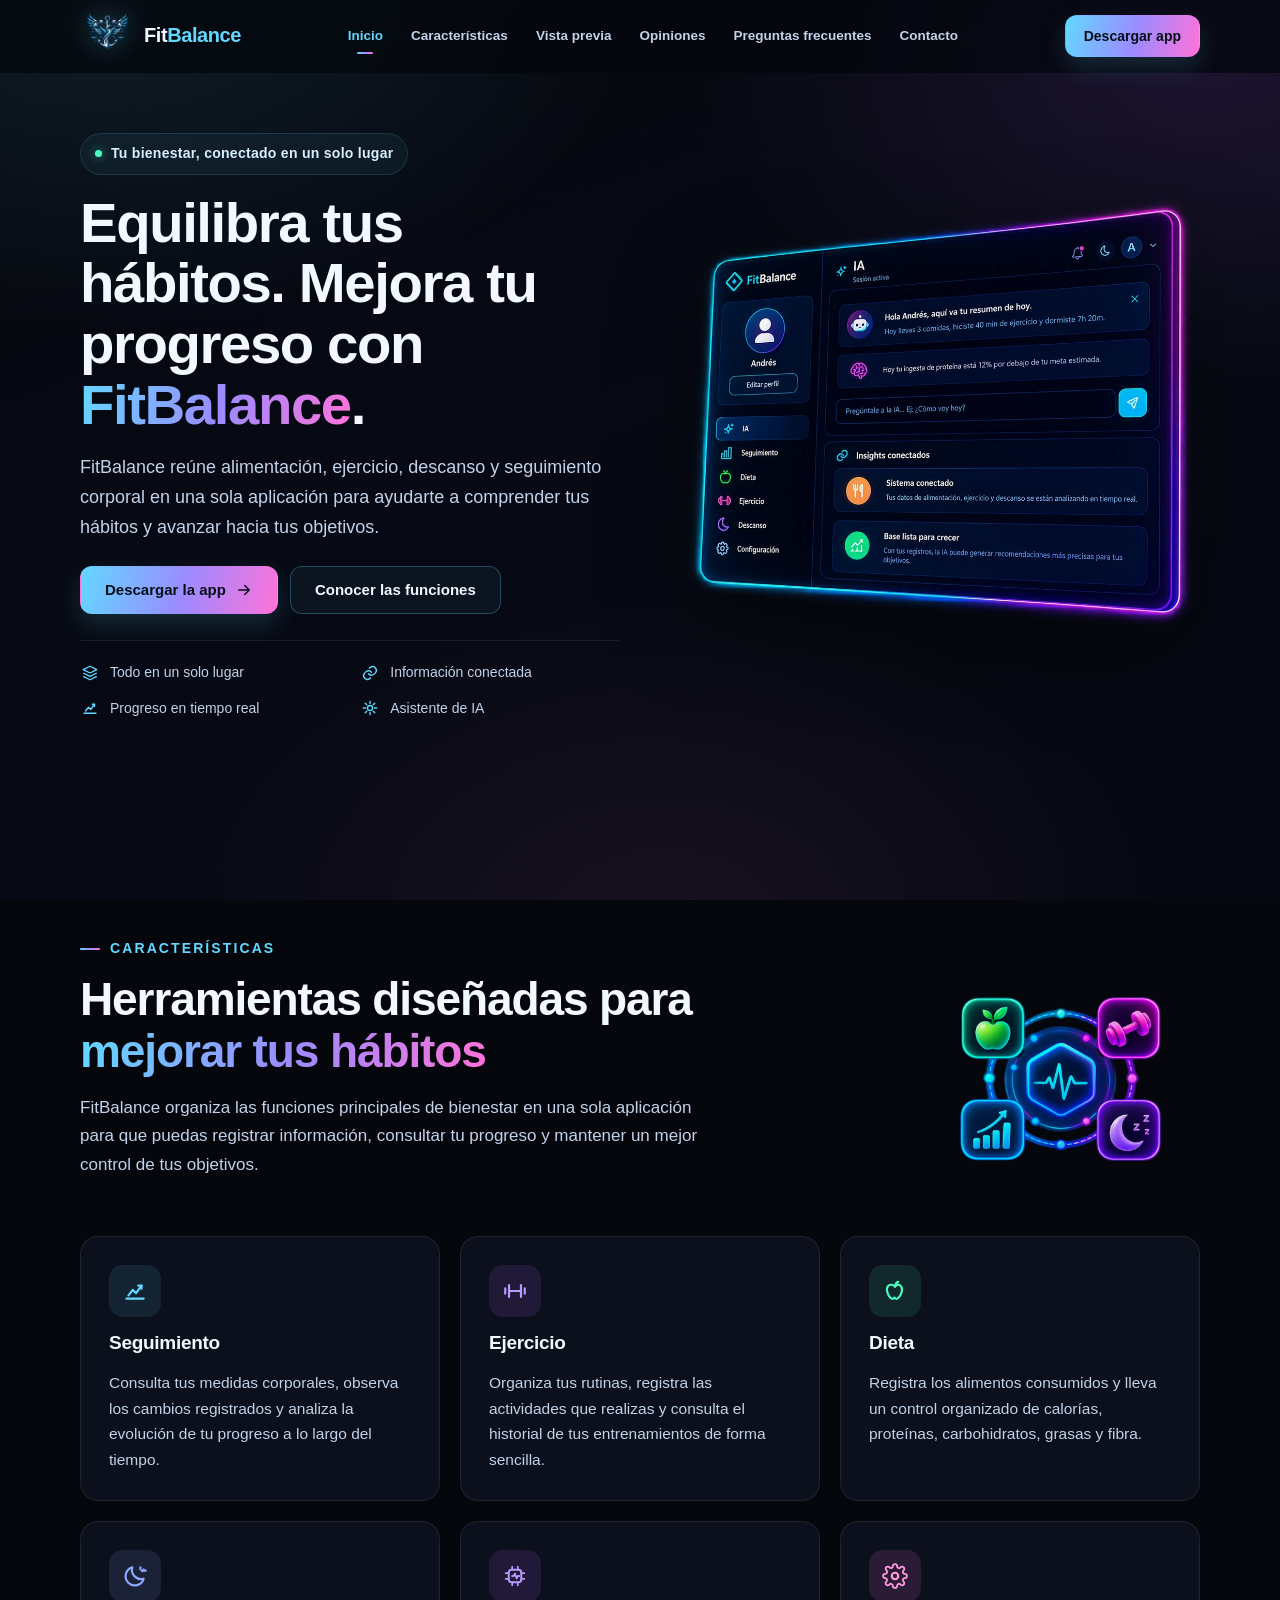
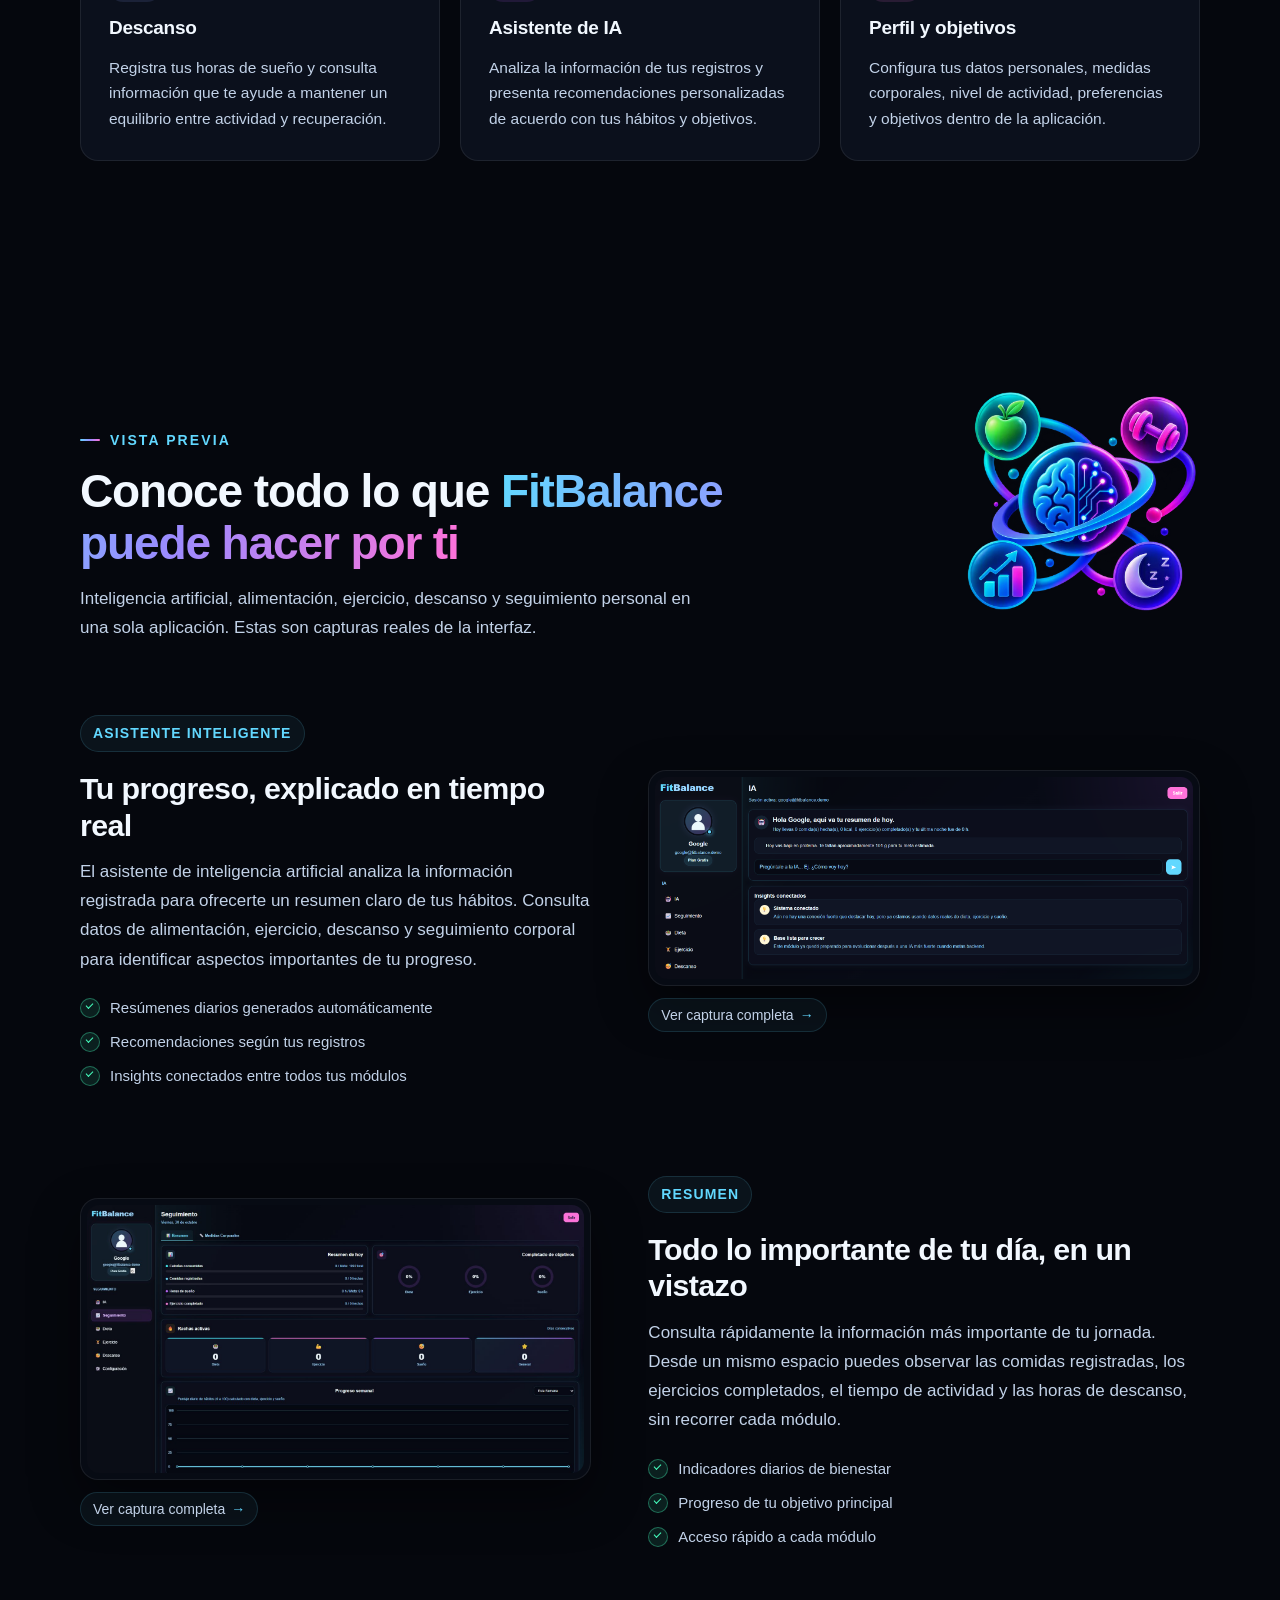
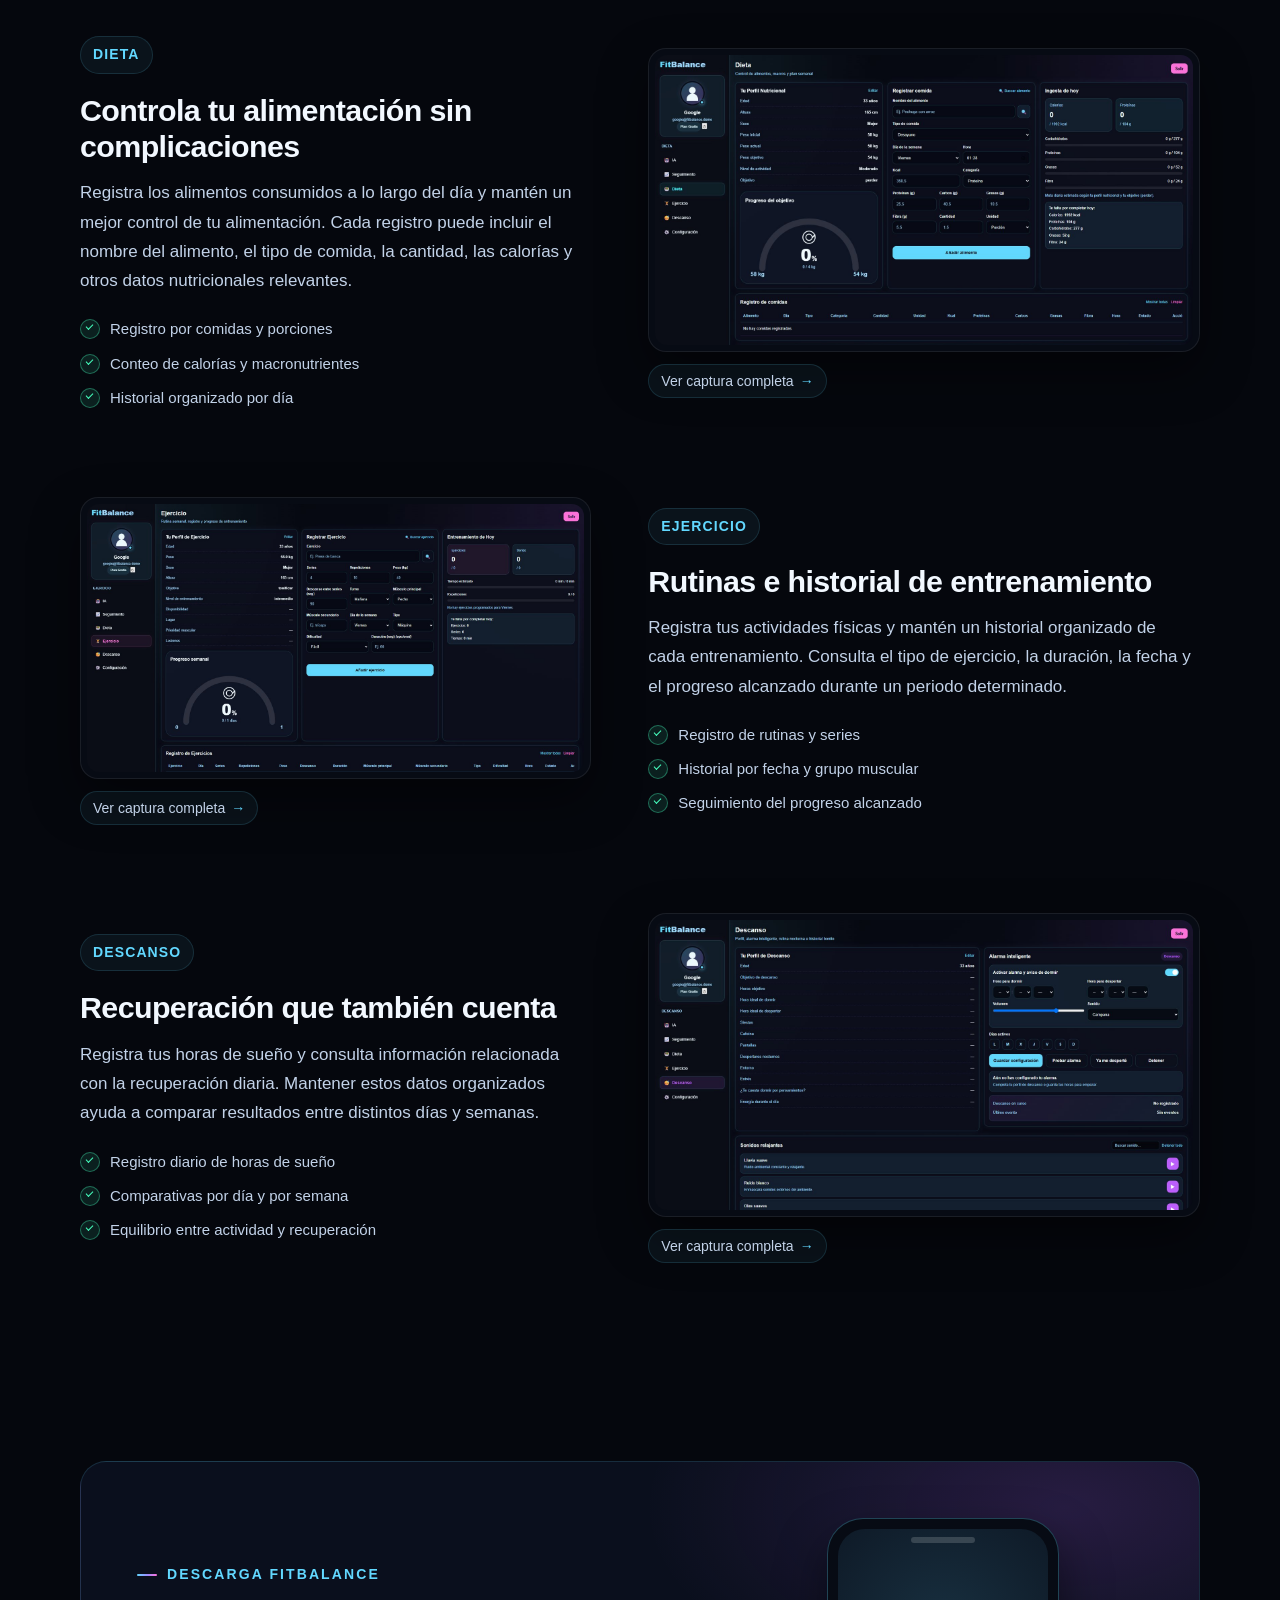
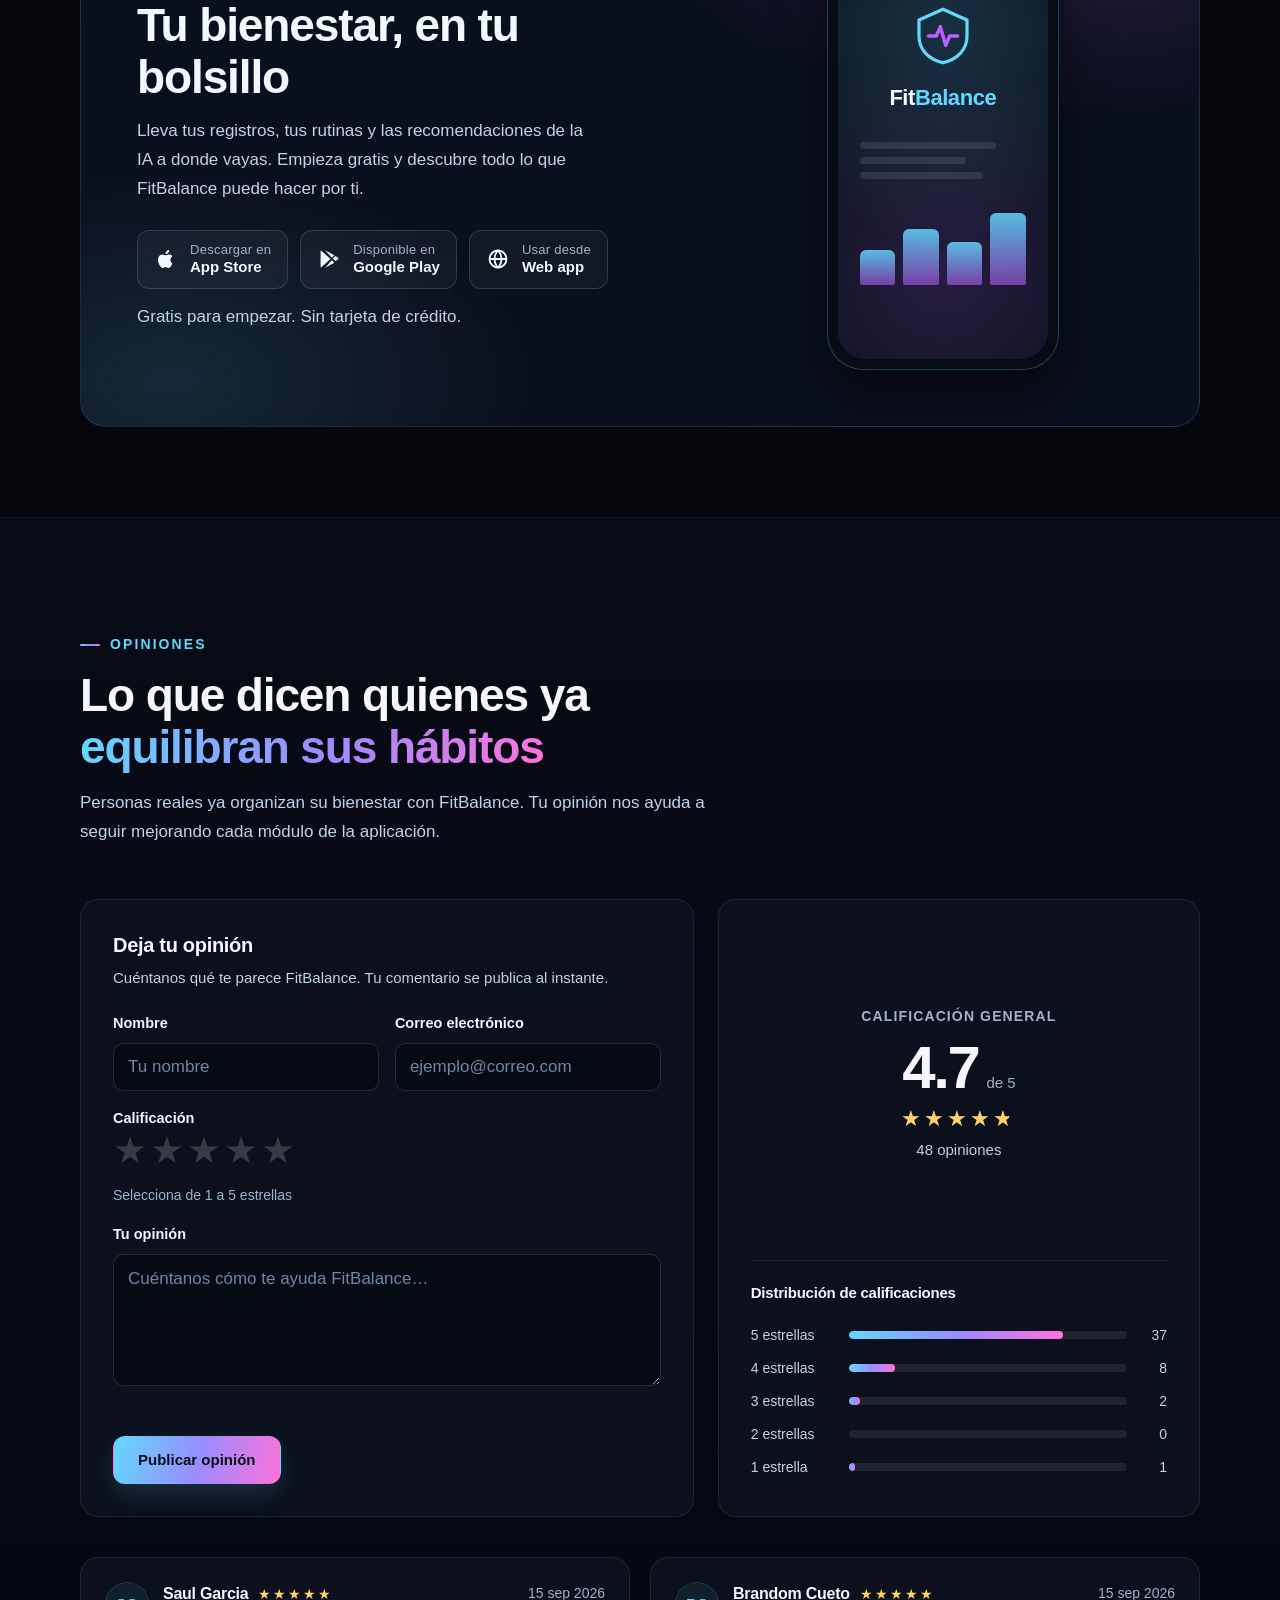
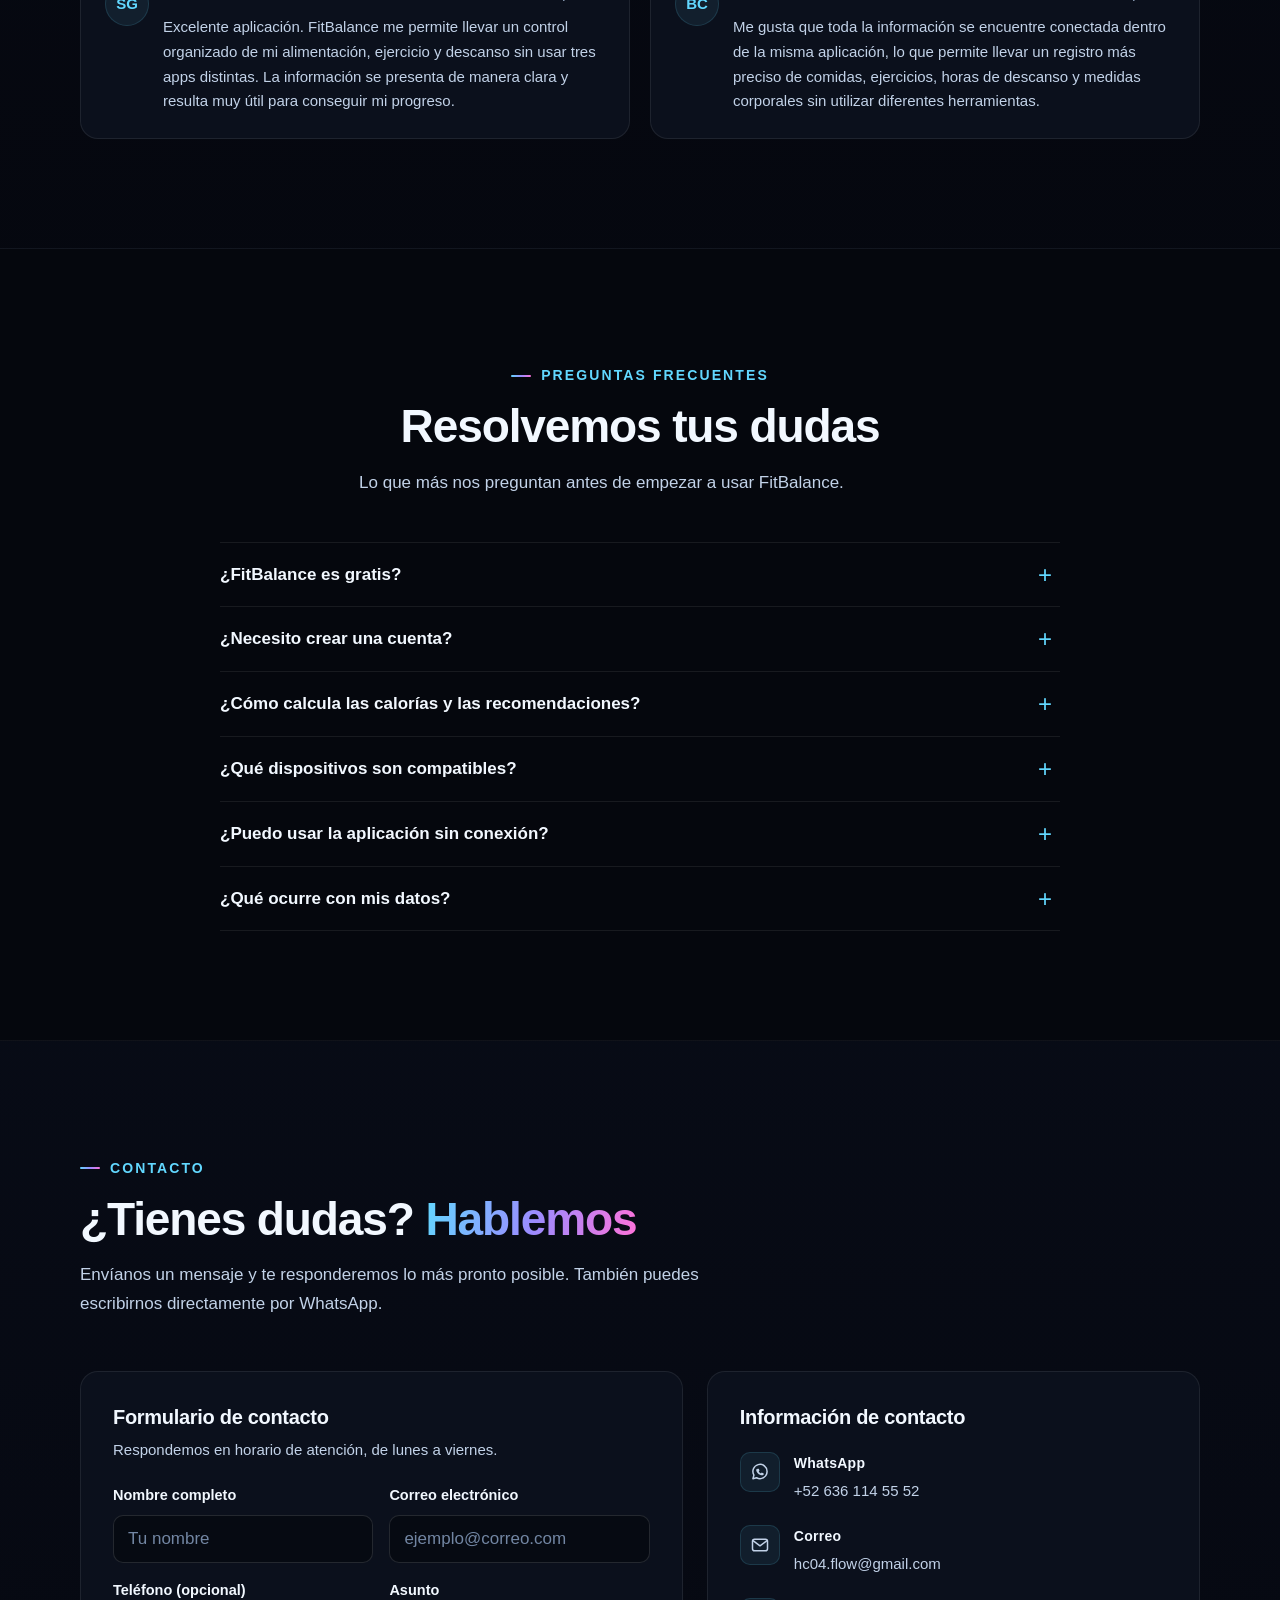
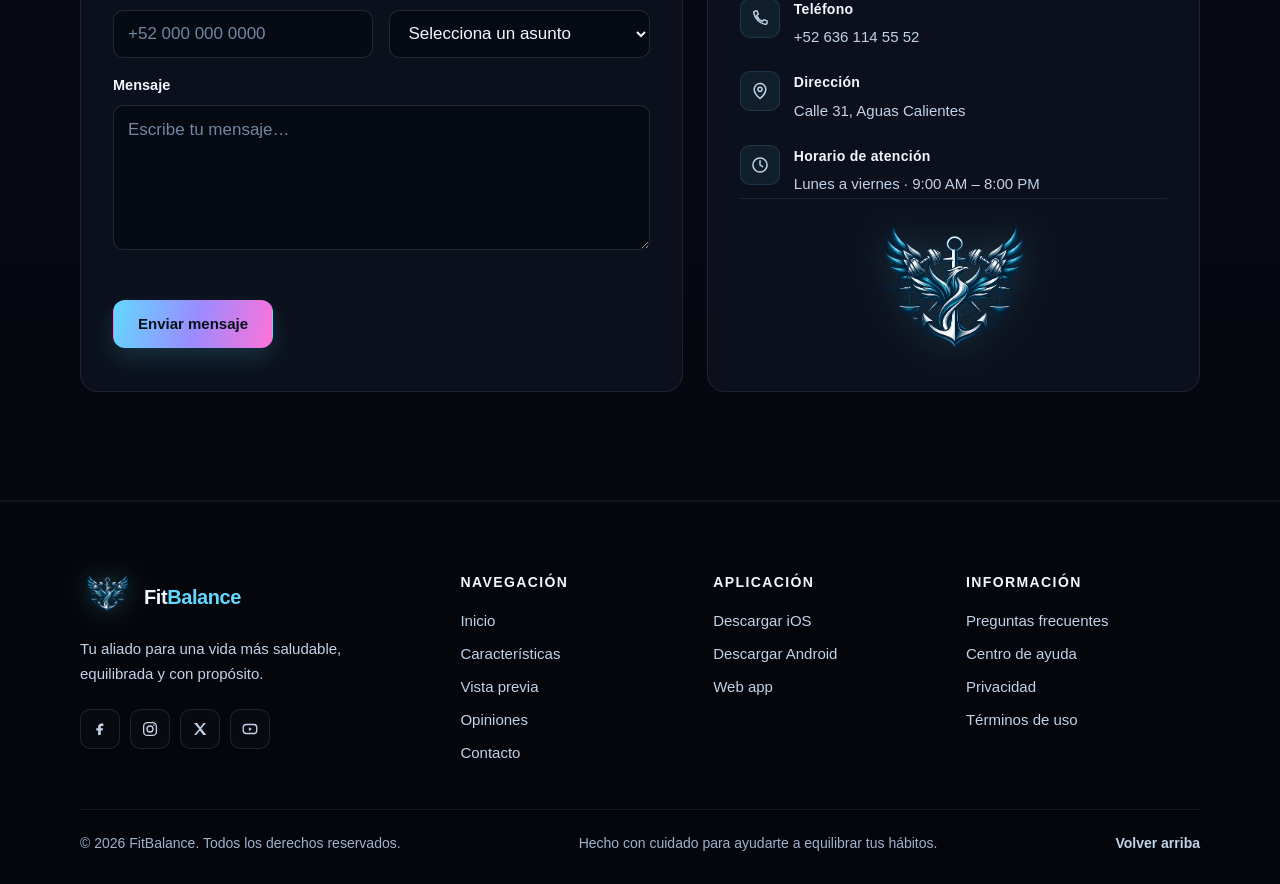
<file: landing/index.html>
<!DOCTYPE html>
<html lang="es">
  <head>
    <meta charset="UTF-8" />
    <meta name="viewport" content="width=device-width, initial-scale=1.0" />
    <meta
      name="description"
      content="FitBalance reúne alimentación, ejercicio, descanso y seguimiento corporal en una sola aplicación para ayudarte a equilibrar tus hábitos."
    />
    <meta name="theme-color" content="#05070d" />
    <title>FitBalance — Equilibra tus hábitos</title>
    <link rel="icon" type="image/png" href="imagenes/logo-ancla.png" />
    <link rel="stylesheet" href="estilos.css?v=7" />
  </head>

  <body class="pagina-landing">
    <a class="enlace-saltar" href="#contenidoPrincipal">Saltar al contenido</a>

    <header class="cabecera-sitio" id="cabeceraSitio">
      <div class="contenedor cabecera-interior">
        <a class="marca-sitio" href="#inicio" aria-label="FitBalance, ir al inicio">
          <picture>
            <source srcset="imagenes/logo-ancla.webp" type="image/webp" />
            <img class="logo-marca" src="imagenes/logo-ancla.png" alt="" width="481" height="339" />
          </picture>
          <span class="marca-texto"><span class="marca-fit">Fit</span><span class="marca-balance">Balance</span></span>
        </a>

        <nav class="nav-principal" id="navPrincipal" aria-label="Navegación principal">
          <a class="nav-enlace activo" href="#inicio">Inicio</a>
          <a class="nav-enlace" href="#caracteristicas">Características</a>
          <a class="nav-enlace" href="#vista-previa">Vista previa</a>
          <a class="nav-enlace" href="#opiniones">Opiniones</a>
          <a class="nav-enlace" href="#preguntas">Preguntas frecuentes</a>
          <a class="nav-enlace" href="#contacto">Contacto</a>
        </nav>

        <div class="acciones-cabecera">
          <a class="boton boton-primario boton-cabecera" href="#descargar">Descargar app</a>
          <button class="boton-menu" id="botonMenu" type="button" aria-label="Abrir menú" aria-expanded="false" aria-controls="navPrincipal">
            <span></span><span></span><span></span>
          </button>
        </div>
      </div>
    </header>

    <div class="fondo-menu" id="fondoMenu" aria-hidden="true"></div>

    <main id="contenidoPrincipal">
      <section class="hero" id="inicio">
        <div class="contenedor hero-interior">
          <div class="hero-texto">
            <p class="etiqueta-hero">
              <span class="punto-estado" aria-hidden="true"></span>
              Tu bienestar, conectado en un solo lugar
            </p>

            <h1 class="titulo-hero">
              Equilibra tus hábitos. Mejora tu progreso con
              <span class="texto-degradado">FitBalance</span>.
            </h1>

            <p class="descripcion-hero">
              FitBalance reúne alimentación, ejercicio, descanso y seguimiento
              corporal en una sola aplicación para ayudarte a comprender tus
              hábitos y avanzar hacia tus objetivos.
            </p>

            <div class="acciones-hero">
              <a class="boton boton-primario" href="#descargar">
                Descargar la app
                <svg viewBox="0 0 24 24" aria-hidden="true" focusable="false">
                  <path d="M5 12h14M13 6l6 6-6 6" fill="none" stroke="currentColor" stroke-width="2" stroke-linecap="round" stroke-linejoin="round" />
                </svg>
              </a>
              <a class="boton boton-secundario" href="#caracteristicas">Conocer las funciones</a>
            </div>

            <ul class="ventajas-hero">
              <li>
                <span class="icono-ventaja" aria-hidden="true">
                  <svg viewBox="0 0 24 24" focusable="false"><path d="M12 3 3 7.5 12 12l9-4.5L12 3Z" fill="none" stroke="currentColor" stroke-width="1.8" stroke-linejoin="round"/><path d="m3 12 9 4.5 9-4.5M3 16.5 12 21l9-4.5" fill="none" stroke="currentColor" stroke-width="1.8" stroke-linejoin="round"/></svg>
                </span>
                Todo en un solo lugar
              </li>
              <li>
                <span class="icono-ventaja" aria-hidden="true">
                  <svg viewBox="0 0 24 24" focusable="false"><path d="M10 13a5 5 0 0 0 7.5.5l2-2a5 5 0 0 0-7-7l-1.2 1.2" fill="none" stroke="currentColor" stroke-width="1.8" stroke-linecap="round"/><path d="M14 11a5 5 0 0 0-7.5-.5l-2 2a5 5 0 0 0 7 7l1.2-1.2" fill="none" stroke="currentColor" stroke-width="1.8" stroke-linecap="round"/></svg>
                </span>
                Información conectada
              </li>
              <li>
                <span class="icono-ventaja" aria-hidden="true">
                  <svg viewBox="0 0 24 24" focusable="false"><path d="M4 19h16M6 16l4-5 3 3 5-7" fill="none" stroke="currentColor" stroke-width="1.8" stroke-linecap="round" stroke-linejoin="round"/><path d="M15 7h3v3" fill="none" stroke="currentColor" stroke-width="1.8" stroke-linecap="round" stroke-linejoin="round"/></svg>
                </span>
                Progreso en tiempo real
              </li>
              <li>
                <span class="icono-ventaja" aria-hidden="true">
                  <svg viewBox="0 0 24 24" focusable="false"><path d="M12 3v3M12 18v3M3 12h3M18 12h3M5.6 5.6l2.1 2.1M16.3 16.3l2.1 2.1M18.4 5.6l-2.1 2.1M7.7 16.3l-2.1 2.1" fill="none" stroke="currentColor" stroke-width="1.8" stroke-linecap="round"/><circle cx="12" cy="12" r="3.4" fill="none" stroke="currentColor" stroke-width="1.8"/></svg>
                </span>
                Asistente de IA
              </li>
            </ul>
          </div>

          <div class="hero-visual">
            <div class="hero-marco">
              <picture>
                <source srcset="imagenes/mockup-ia-3d.webp" type="image/webp" />
                <img
                  class="hero-imagen"
                  src="imagenes/mockup-ia-3d.png"
                  alt="Panel del asistente de IA de FitBalance con el resumen diario, recomendaciones e insights conectados."
                  width="1000"
                  height="1000"
                  fetchpriority="high"
                  decoding="async"
                />
              </picture>
            </div>
          </div>
        </div>
      </section>

      <section class="seccion" id="caracteristicas">
        <div class="contenedor">
          <div class="encabezado-seccion encabezado-con-arte">
            <div class="encabezado-texto">
              <p class="etiqueta-seccion">Características</p>
              <h2>Herramientas diseñadas para <span class="texto-degradado">mejorar tus hábitos</span></h2>
              <p>
                FitBalance organiza las funciones principales de bienestar en una
                sola aplicación para que puedas registrar información, consultar tu
                progreso y mantener un mejor control de tus objetivos.
              </p>
            </div>
            <picture>
              <source srcset="imagenes/grafico-modulos.webp" type="image/webp" />
              <img
                class="arte-seccion arte-seccion--modulos"
                src="imagenes/grafico-modulos.png"
                alt=""
                aria-hidden="true"
                width="888"
                height="568"
                loading="lazy"
                decoding="async"
              />
            </picture>
          </div>

          <div class="rejilla-caracteristicas">
            <article class="tarjeta-caracteristica caracteristica--azul">
              <span class="icono-caracteristica" aria-hidden="true">
                <svg viewBox="0 0 24 24" focusable="false">
                  <path d="M4 19h16M6 16l4-5 3 3 5-7" fill="none" stroke="currentColor" stroke-width="2" stroke-linecap="round" stroke-linejoin="round"/>
                  <path d="M15 7h3v3" fill="none" stroke="currentColor" stroke-width="2" stroke-linecap="round" stroke-linejoin="round"/>
                </svg>
              </span>
              <h3>Seguimiento</h3>
              <p>Consulta tus medidas corporales, observa los cambios registrados y analiza la evolución de tu progreso a lo largo del tiempo.</p>
            </article>

            <article class="tarjeta-caracteristica caracteristica--morado">
              <span class="icono-caracteristica" aria-hidden="true">
                <svg viewBox="0 0 24 24" focusable="false">
                  <path d="M6.5 6.5v11M17.5 6.5v11M3 9.5v5M21 9.5v5M6.5 12h11" fill="none" stroke="currentColor" stroke-width="2" stroke-linecap="round"/>
                </svg>
              </span>
              <h3>Ejercicio</h3>
              <p>Organiza tus rutinas, registra las actividades que realizas y consulta el historial de tus entrenamientos de forma sencilla.</p>
            </article>

            <article class="tarjeta-caracteristica caracteristica--verde">
              <span class="icono-caracteristica" aria-hidden="true">
                <svg viewBox="0 0 24 24" focusable="false">
                  <path d="M12 8c-1.5-2-5-2.5-6.5-.5C3.5 10 5 16 8 18.5c1.2 1 2.4 1 3 0 .4-.7.6-.7 1 0 .6 1 1.8 1 3 0 3-2.5 4.5-8.5 2.5-11C16 5.5 13.5 6 12 8Z" fill="none" stroke="currentColor" stroke-width="2" stroke-linejoin="round"/>
                  <path d="M12 8c0-2 1.2-3.6 3-4.5" fill="none" stroke="currentColor" stroke-width="2" stroke-linecap="round"/>
                </svg>
              </span>
              <h3>Dieta</h3>
              <p>Registra los alimentos consumidos y lleva un control organizado de calorías, proteínas, carbohidratos, grasas y fibra.</p>
            </article>

            <article class="tarjeta-caracteristica caracteristica--indigo">
              <span class="icono-caracteristica" aria-hidden="true">
                <svg viewBox="0 0 24 24" focusable="false">
                  <path d="M20 14.5A8.5 8.5 0 0 1 9.5 4 8.5 8.5 0 1 0 20 14.5Z" fill="none" stroke="currentColor" stroke-width="2" stroke-linejoin="round"/>
                  <path d="M17 4v2M20 7h2M18.5 7.5 20 6" fill="none" stroke="currentColor" stroke-width="2" stroke-linecap="round"/>
                </svg>
              </span>
              <h3>Descanso</h3>
              <p>Registra tus horas de sueño y consulta información que te ayude a mantener un equilibrio entre actividad y recuperación.</p>
            </article>

            <article class="tarjeta-caracteristica caracteristica--morado">
              <span class="icono-caracteristica" aria-hidden="true">
                <svg viewBox="0 0 24 24" focusable="false">
                  <rect x="6.2" y="6.2" width="11.6" height="11.6" rx="2.6" fill="none" stroke="currentColor" stroke-width="1.8"/>
                  <path d="M9.4 12h1.5l1-2.3 1.7 4.6 1-2.3h1.4" fill="none" stroke="currentColor" stroke-width="1.7" stroke-linecap="round" stroke-linejoin="round"/>
                  <path d="M9.4 3.4v2.8M14.6 3.4v2.8M9.4 17.8v2.8M14.6 17.8v2.8M3.4 9.4h2.8M3.4 14.6h2.8M17.8 9.4h2.8M17.8 14.6h2.8" fill="none" stroke="currentColor" stroke-width="1.6" stroke-linecap="round"/>
                </svg>
              </span>
              <h3>Asistente de IA</h3>
              <p>Analiza la información de tus registros y presenta recomendaciones personalizadas de acuerdo con tus hábitos y objetivos.</p>
            </article>

            <article class="tarjeta-caracteristica caracteristica--rosa">
              <span class="icono-caracteristica" aria-hidden="true">
                <svg viewBox="0 0 24 24" focusable="false">
                  <circle cx="12" cy="12" r="3" fill="none" stroke="currentColor" stroke-width="2"/>
                  <path d="M19.4 15a1.7 1.7 0 0 0 .3 1.9l.1.1a2 2 0 1 1-2.8 2.8l-.1-.1a1.7 1.7 0 0 0-1.9-.3 1.7 1.7 0 0 0-1 1.5V21a2 2 0 1 1-4 0v-.1a1.7 1.7 0 0 0-1.1-1.5 1.7 1.7 0 0 0-1.9.3l-.1.1a2 2 0 1 1-2.8-2.8l.1-.1a1.7 1.7 0 0 0 .3-1.9 1.7 1.7 0 0 0-1.5-1H3a2 2 0 1 1 0-4h.1a1.7 1.7 0 0 0 1.5-1.1 1.7 1.7 0 0 0-.3-1.9l-.1-.1a2 2 0 1 1 2.8-2.8l.1.1a1.7 1.7 0 0 0 1.9.3H9a1.7 1.7 0 0 0 1-1.5V3a2 2 0 1 1 4 0v.1a1.7 1.7 0 0 0 1 1.5 1.7 1.7 0 0 0 1.9-.3l.1-.1a2 2 0 1 1 2.8 2.8l-.1.1a1.7 1.7 0 0 0-.3 1.9V9a1.7 1.7 0 0 0 1.5 1H21a2 2 0 1 1 0 4h-.1a1.7 1.7 0 0 0-1.5 1Z" fill="none" stroke="currentColor" stroke-width="1.7" stroke-linejoin="round"/>
                </svg>
              </span>
              <h3>Perfil y objetivos</h3>
              <p>Configura tus datos personales, medidas corporales, nivel de actividad, preferencias y objetivos dentro de la aplicación.</p>
            </article>
          </div>
        </div>
      </section>

      <section class="seccion" id="vista-previa">
        <div class="contenedor">
          <div class="encabezado-seccion encabezado-con-arte">
            <div class="encabezado-texto">
              <p class="etiqueta-seccion">Vista previa</p>
              <h2>Conoce todo lo que <span class="texto-degradado">FitBalance puede hacer por ti</span></h2>
              <p>
                Inteligencia artificial, alimentación, ejercicio, descanso y
                seguimiento personal en una sola aplicación. Estas son capturas
                reales de la interfaz.
              </p>
            </div>
            <picture>
              <source srcset="imagenes/grafico-cerebro.webp" type="image/webp" />
              <img
                class="arte-seccion arte-seccion--cerebro"
                src="imagenes/grafico-cerebro.png"
                alt=""
                aria-hidden="true"
                width="870"
                height="869"
                loading="lazy"
                decoding="async"
              />
            </picture>
          </div>

          <div class="lista-vista">
            <article class="fila-vista">
              <div class="vista-texto">
                <p class="etiqueta-vista">Asistente inteligente</p>
                <h3>Tu progreso, explicado en tiempo real</h3>
                <p>
                  El asistente de inteligencia artificial analiza la información
                  registrada para ofrecerte un resumen claro de tus hábitos.
                  Consulta datos de alimentación, ejercicio, descanso y seguimiento
                  corporal para identificar aspectos importantes de tu progreso.
                </p>
                <ul class="lista-ventajas">
                  <li>Resúmenes diarios generados automáticamente</li>
                  <li>Recomendaciones según tus registros</li>
                  <li>Insights conectados entre todos tus módulos</li>
                </ul>
              </div>

              <a class="vista-media" href="imagenes/captura-ia.png" target="_blank" rel="noopener" aria-label="Abrir la captura del asistente de IA en tamaño completo">
                <div class="captura-app">
                  <img
                    src="imagenes/captura-ia.png"
                    alt="Vista del asistente de IA de FitBalance con el resumen diario, recomendaciones e insights conectados."
                    width="1916"
                    height="720"
                    loading="lazy"
                    decoding="async"
                  />
                </div>
                <span class="pie-captura">Ver captura completa</span>
              </a>
            </article>

            <article class="fila-vista fila-vista--invertida">
              <div class="vista-texto">
                <p class="etiqueta-vista">Resumen</p>
                <h3>Todo lo importante de tu día, en un vistazo</h3>
                <p>
                  Consulta rápidamente la información más importante de tu jornada.
                  Desde un mismo espacio puedes observar las comidas registradas, los
                  ejercicios completados, el tiempo de actividad y las horas de
                  descanso, sin recorrer cada módulo.
                </p>
                <ul class="lista-ventajas">
                  <li>Indicadores diarios de bienestar</li>
                  <li>Progreso de tu objetivo principal</li>
                  <li>Acceso rápido a cada módulo</li>
                </ul>
              </div>

              <a class="vista-media" href="imagenes/captura-seguimiento.jpg" target="_blank" rel="noopener" aria-label="Abrir la captura del resumen diario en tamaño completo">
                <div class="captura-app">
                  <img
                    src="imagenes/captura-seguimiento.jpg"
                    alt="Vista del resumen diario de FitBalance con las comidas, las calorías, el ejercicio y las horas de descanso."
                    width="1600"
                    height="862"
                    loading="lazy"
                    decoding="async"
                  />
                </div>
                <span class="pie-captura">Ver captura completa</span>
              </a>
            </article>

            <article class="fila-vista">
              <div class="vista-texto">
                <p class="etiqueta-vista">Dieta</p>
                <h3>Controla tu alimentación sin complicaciones</h3>
                <p>
                  Registra los alimentos consumidos a lo largo del día y mantén un
                  mejor control de tu alimentación. Cada registro puede incluir el
                  nombre del alimento, el tipo de comida, la cantidad, las calorías y
                  otros datos nutricionales relevantes.
                </p>
                <ul class="lista-ventajas">
                  <li>Registro por comidas y porciones</li>
                  <li>Conteo de calorías y macronutrientes</li>
                  <li>Historial organizado por día</li>
                </ul>
              </div>

              <a class="vista-media" href="imagenes/captura-dieta.jpg" target="_blank" rel="noopener" aria-label="Abrir la captura del módulo de dieta en tamaño completo">
                <div class="captura-app">
                  <img
                    src="imagenes/captura-dieta.jpg"
                    alt="Vista del módulo de dieta de FitBalance con el perfil nutricional, el registro de comidas y la ingesta del día."
                    width="1600"
                    height="862"
                    loading="lazy"
                    decoding="async"
                  />
                </div>
                <span class="pie-captura">Ver captura completa</span>
              </a>
            </article>

            <article class="fila-vista fila-vista--invertida">
              <div class="vista-texto">
                <p class="etiqueta-vista">Ejercicio</p>
                <h3>Rutinas e historial de entrenamiento</h3>
                <p>
                  Registra tus actividades físicas y mantén un historial organizado de
                  cada entrenamiento. Consulta el tipo de ejercicio, la duración, la
                  fecha y el progreso alcanzado durante un periodo determinado.
                </p>
                <ul class="lista-ventajas">
                  <li>Registro de rutinas y series</li>
                  <li>Historial por fecha y grupo muscular</li>
                  <li>Seguimiento del progreso alcanzado</li>
                </ul>
              </div>

              <a class="vista-media" href="imagenes/captura-ejercicio.jpg" target="_blank" rel="noopener" aria-label="Abrir la captura del módulo de ejercicio en tamaño completo">
                <div class="captura-app">
                  <img
                    src="imagenes/captura-ejercicio.jpg"
                    alt="Vista del módulo de ejercicio de FitBalance con el registro de rutinas y el progreso semanal."
                    width="1600"
                    height="862"
                    loading="lazy"
                    decoding="async"
                  />
                </div>
                <span class="pie-captura">Ver captura completa</span>
              </a>
            </article>

            <article class="fila-vista">
              <div class="vista-texto">
                <p class="etiqueta-vista">Descanso</p>
                <h3>Recuperación que también cuenta</h3>
                <p>
                  Registra tus horas de sueño y consulta información relacionada con
                  la recuperación diaria. Mantener estos datos organizados ayuda a
                  comparar resultados entre distintos días y semanas.
                </p>
                <ul class="lista-ventajas">
                  <li>Registro diario de horas de sueño</li>
                  <li>Comparativas por día y por semana</li>
                  <li>Equilibrio entre actividad y recuperación</li>
                </ul>
              </div>

              <a class="vista-media" href="imagenes/captura-descanso.jpg" target="_blank" rel="noopener" aria-label="Abrir la captura del módulo de descanso en tamaño completo">
                <div class="captura-app">
                  <img
                    src="imagenes/captura-descanso.jpg"
                    alt="Vista del módulo de descanso de FitBalance con la alarma inteligente, los sonidos relajantes y el historial."
                    width="1600"
                    height="862"
                    loading="lazy"
                    decoding="async"
                  />
                </div>
                <span class="pie-captura">Ver captura completa</span>
              </a>
            </article>
          </div>
        </div>
      </section>

      <section class="seccion-descarga" id="descargar">
        <div class="contenedor">
          <div class="panel-descarga">
            <div class="descarga-texto">
              <p class="etiqueta-seccion">Descarga FitBalance</p>
              <h2>Tu bienestar, en tu bolsillo</h2>
              <p>
                Lleva tus registros, tus rutinas y las recomendaciones de la IA a
                donde vayas. Empieza gratis y descubre todo lo que FitBalance puede
                hacer por ti.
              </p>

              <div class="botones-descarga">
                <button class="boton-tienda" type="button" data-descarga="iOS">
                  <svg viewBox="0 0 24 24" aria-hidden="true" focusable="false">
                    <path d="M16.4 12.7c0-2.3 1.9-3.4 2-3.5-1.1-1.6-2.8-1.8-3.4-1.8-1.4-.1-2.8.9-3.5.9-.7 0-1.8-.9-3-.9-1.5 0-2.9.9-3.7 2.3-1.6 2.7-.4 6.8 1.1 9 .8 1.1 1.6 2.3 2.8 2.3 1.1 0 1.5-.7 2.9-.7 1.3 0 1.7.7 2.9.7 1.2 0 2-1.1 2.7-2.2.9-1.2 1.2-2.5 1.2-2.5s-2-.8-2-3.6ZM14.2 5.8c.6-.8 1-1.8.9-2.8-.9 0-2 .6-2.7 1.4-.6.7-1 1.7-.9 2.7 1 .1 2-.5 2.7-1.3Z" fill="currentColor"/>
                  </svg>
                  <span><small>Descargar en</small><strong>App Store</strong></span>
                </button>

                <button class="boton-tienda" type="button" data-descarga="Android">
                  <svg viewBox="0 0 24 24" aria-hidden="true" focusable="false">
                    <path d="M4 3.5 13.5 12 4 20.5c-.2-.2-.4-.6-.4-1.1V4.6c0-.5.2-.9.4-1.1ZM14.8 13.3l2.5 2.4-9.1 5.1 6.6-7.5Zm0-2.6L8.2 3.2l9.1 5.1-2.5 2.4ZM18.4 9.1l2.4 1.3c.8.5.8 1.7 0 2.2l-2.4 1.3-2.7-2.4 2.7-2.4Z" fill="currentColor"/>
                  </svg>
                  <span><small>Disponible en</small><strong>Google Play</strong></span>
                </button>

                <a class="boton-tienda" href="../login/index.html">
                  <svg viewBox="0 0 24 24" aria-hidden="true" focusable="false">
                    <circle cx="12" cy="12" r="8.5" fill="none" stroke="currentColor" stroke-width="1.8"/>
                    <path d="M3.5 12h17M12 3.5c2.3 2.4 3.4 5.3 3.4 8.5S14.3 18.1 12 20.5c-2.3-2.4-3.4-5.3-3.4-8.5S9.7 5.9 12 3.5Z" fill="none" stroke="currentColor" stroke-width="1.8"/>
                  </svg>
                  <span><small>Usar desde</small><strong>Web app</strong></span>
                </a>
              </div>

              <p class="nota-descarga">Gratis para empezar. Sin tarjeta de crédito.</p>
            </div>

            <div class="descarga-visual" aria-hidden="true">
              <div class="telefono">
                <div class="telefono-pantalla">
                  <svg class="telefono-logo" viewBox="0 0 48 48" focusable="false">
                    <path d="M24 4 6 12v12c0 10.5 7.4 17.6 18 20 10.6-2.4 18-9.5 18-20V12L24 4Z" fill="none" stroke="#62d8ff" stroke-width="2.4" stroke-linejoin="round"/>
                    <path d="M13 24h6l3-7 4 14 3-7h6" fill="none" stroke="#bd5fff" stroke-width="2.6" stroke-linecap="round" stroke-linejoin="round"/>
                  </svg>
                  <p class="telefono-marca">Fit<span>Balance</span></p>
                  <div class="telefono-lineas"><span></span><span></span><span></span></div>
                  <div class="telefono-barras"><span></span><span></span><span></span><span></span></div>
                </div>
              </div>
            </div>
          </div>
        </div>
      </section>

      <section class="seccion seccion--alt" id="opiniones">
        <div class="contenedor">
          <div class="encabezado-seccion">
            <p class="etiqueta-seccion">Opiniones</p>
            <h2>Lo que dicen quienes ya <span class="texto-degradado">equilibran sus hábitos</span></h2>
            <p>
              Personas reales ya organizan su bienestar con FitBalance. Tu
              opinión nos ayuda a seguir mejorando cada módulo de la aplicación.
            </p>
          </div>

          <div class="rejilla-opiniones">
            <form class="tarjeta-panel formulario-opinion" id="formularioOpinion" novalidate>
              <h3>Deja tu opinión</h3>
              <p class="texto-panel">Cuéntanos qué te parece FitBalance. Tu comentario se publica al instante.</p>

              <div class="fila-campos">
                <div class="grupo-campo">
                  <label for="nombreOpinion">Nombre</label>
                  <input class="campo" id="nombreOpinion" name="nombre" type="text" placeholder="Tu nombre" autocomplete="name" required />
                </div>

                <div class="grupo-campo">
                  <label for="correoOpinion">Correo electrónico</label>
                  <input class="campo" id="correoOpinion" name="correo" type="email" placeholder="ejemplo@correo.com" autocomplete="email" required />
                </div>
              </div>

              <fieldset class="grupo-campo grupo-calificacion">
                <legend>Calificación</legend>
                <div class="estrellas-entrada">
                  <input type="radio" id="calificacion5" name="calificacion" value="5" />
                  <label for="calificacion5" title="5 estrellas"><span aria-hidden="true">★</span><span class="texto-oculto">5 estrellas</span></label>
                  <input type="radio" id="calificacion4" name="calificacion" value="4" />
                  <label for="calificacion4" title="4 estrellas"><span aria-hidden="true">★</span><span class="texto-oculto">4 estrellas</span></label>
                  <input type="radio" id="calificacion3" name="calificacion" value="3" />
                  <label for="calificacion3" title="3 estrellas"><span aria-hidden="true">★</span><span class="texto-oculto">3 estrellas</span></label>
                  <input type="radio" id="calificacion2" name="calificacion" value="2" />
                  <label for="calificacion2" title="2 estrellas"><span aria-hidden="true">★</span><span class="texto-oculto">2 estrellas</span></label>
                  <input type="radio" id="calificacion1" name="calificacion" value="1" />
                  <label for="calificacion1" title="1 estrella"><span aria-hidden="true">★</span><span class="texto-oculto">1 estrella</span></label>
                </div>
                <p class="ayuda-campo">Selecciona de 1 a 5 estrellas</p>
              </fieldset>

              <div class="grupo-campo">
                <label for="textoOpinion">Tu opinión</label>
                <textarea class="campo campo-area" id="textoOpinion" name="opinion" rows="4" placeholder="Cuéntanos cómo te ayuda FitBalance…" required></textarea>
              </div>

              <p class="mensaje-formulario" id="mensajeOpinion" aria-live="polite"></p>

              <button class="boton boton-primario" type="submit">Publicar opinión</button>
            </form>

            <aside class="tarjeta-panel panel-resumen" aria-label="Resumen de opiniones">
              <div class="resumen-principal">
                <p class="etiqueta-resumen">Calificación general</p>
                <p class="promedio-linea">
                  <span class="promedio" id="promedioOpiniones">4.7</span>
                  <span class="de-cinco">de 5</span>
                </p>
                <div class="estrellas-visual" id="estrellasPromedio" aria-hidden="true"></div>
                <p class="total-opiniones" id="totalOpiniones">48 opiniones</p>
              </div>

              <div class="distribucion-opiniones">
                <h3>Distribución de calificaciones</h3>
                <div class="fila-distribucion">
                  <span class="etiqueta-distribucion">5 estrellas</span>
                  <span class="barra-distribucion"><span class="relleno-distribucion" data-barra="5"></span></span>
                  <span class="conteo-distribucion" data-conteo="5">37</span>
                </div>
                <div class="fila-distribucion">
                  <span class="etiqueta-distribucion">4 estrellas</span>
                  <span class="barra-distribucion"><span class="relleno-distribucion" data-barra="4"></span></span>
                  <span class="conteo-distribucion" data-conteo="4">8</span>
                </div>
                <div class="fila-distribucion">
                  <span class="etiqueta-distribucion">3 estrellas</span>
                  <span class="barra-distribucion"><span class="relleno-distribucion" data-barra="3"></span></span>
                  <span class="conteo-distribucion" data-conteo="3">2</span>
                </div>
                <div class="fila-distribucion">
                  <span class="etiqueta-distribucion">2 estrellas</span>
                  <span class="barra-distribucion"><span class="relleno-distribucion" data-barra="2"></span></span>
                  <span class="conteo-distribucion" data-conteo="2">0</span>
                </div>
                <div class="fila-distribucion">
                  <span class="etiqueta-distribucion">1 estrella</span>
                  <span class="barra-distribucion"><span class="relleno-distribucion" data-barra="1"></span></span>
                  <span class="conteo-distribucion" data-conteo="1">1</span>
                </div>
              </div>
            </aside>
          </div>

          <div class="lista-opiniones" id="listaOpiniones" aria-live="polite"></div>
        </div>
      </section>

      <section class="seccion" id="preguntas">
        <div class="contenedor">
          <div class="encabezado-seccion encabezado-seccion--centrado">
            <p class="etiqueta-seccion">Preguntas frecuentes</p>
            <h2>Resolvemos tus dudas</h2>
            <p>Lo que más nos preguntan antes de empezar a usar FitBalance.</p>
          </div>

          <div class="lista-faq">
            <details>
              <summary>¿FitBalance es gratis?</summary>
              <p>Puedes empezar gratis y sin tarjeta de crédito. La aplicación te permite crear tu perfil y registrar tus hábitos sin coste inicial; las funciones avanzadas se incorporarán más adelante.</p>
            </details>

            <details>
              <summary>¿Necesito crear una cuenta?</summary>
              <p>Sí. La cuenta permite asociar tus registros a tu perfil y conservar tu historial. Puedes registrarte con tu correo electrónico o con tu cuenta de Google.</p>
            </details>

            <details>
              <summary>¿Cómo calcula las calorías y las recomendaciones?</summary>
              <p>FitBalance parte de los datos de tu perfil (edad, altura, peso, sexo y nivel de actividad) y los combina con tus registros diarios. El asistente de IA resume esa información y propone recomendaciones ajustadas a tus objetivos.</p>
            </details>

            <details>
              <summary>¿Qué dispositivos son compatibles?</summary>
              <p>La versión web funciona en cualquier navegador moderno de laptop, tableta o celular. Las aplicaciones para iOS y Android están en preparación.</p>
            </details>

            <details>
              <summary>¿Puedo usar la aplicación sin conexión?</summary>
              <p>En esta versión de demostración necesitas conexión para cargar la aplicación. Tus registros de prueba se guardan en el almacenamiento local de tu navegador.</p>
            </details>

            <details>
              <summary>¿Qué ocurre con mis datos?</summary>
              <p>Los datos que introduces en este prototipo permanecen en tu navegador y no se envían a ningún servidor. En la versión final podrás consultar la política de privacidad completa.</p>
            </details>
          </div>
        </div>
      </section>

      <section class="seccion seccion--alt" id="contacto">
        <div class="contenedor">
          <div class="encabezado-seccion">
            <p class="etiqueta-seccion">Contacto</p>
            <h2>¿Tienes dudas? <span class="texto-degradado">Hablemos</span></h2>
            <p>
              Envíanos un mensaje y te responderemos lo más pronto posible.
              También puedes escribirnos directamente por WhatsApp.
            </p>
          </div>

          <div class="rejilla-contacto">
            <form class="tarjeta-panel formulario-contacto" id="formularioContacto" novalidate>
              <h3>Formulario de contacto</h3>
              <p class="texto-panel">Respondemos en horario de atención, de lunes a viernes.</p>

              <div class="fila-campos">
                <div class="grupo-campo">
                  <label for="nombreContacto">Nombre completo</label>
                  <input class="campo" id="nombreContacto" name="nombre" type="text" placeholder="Tu nombre" autocomplete="name" required />
                </div>
                <div class="grupo-campo">
                  <label for="correoContacto">Correo electrónico</label>
                  <input class="campo" id="correoContacto" name="correo" type="email" placeholder="ejemplo@correo.com" autocomplete="email" required />
                </div>
              </div>

              <div class="fila-campos">
                <div class="grupo-campo">
                  <label for="telefonoContacto">Teléfono (opcional)</label>
                  <input class="campo" id="telefonoContacto" name="telefono" type="tel" placeholder="+52 000 000 0000" autocomplete="tel" />
                </div>
                <div class="grupo-campo">
                  <label for="asuntoContacto">Asunto</label>
                  <select class="campo" id="asuntoContacto" name="asunto" required>
                    <option value="">Selecciona un asunto</option>
                    <option value="soporte">Soporte técnico</option>
                    <option value="sugerencias">Sugerencias y comentarios</option>
                    <option value="alianzas">Alianzas y colaboraciones</option>
                    <option value="otro">Otro</option>
                  </select>
                </div>
              </div>

              <div class="grupo-campo">
                <label for="mensajeContacto">Mensaje</label>
                <textarea class="campo campo-area" id="mensajeContacto" name="mensaje" rows="5" placeholder="Escribe tu mensaje…" required></textarea>
              </div>

              <p class="mensaje-formulario" id="mensajeContactoFormulario" aria-live="polite"></p>

              <button class="boton boton-primario" type="submit">Enviar mensaje</button>
            </form>

            <div class="tarjeta-panel info-contacto">
              <h3>Información de contacto</h3>

              <ul class="lista-contacto">
                <li>
                  <span class="icono-contacto" aria-hidden="true">
                    <svg viewBox="0 0 24 24" focusable="false">
                      <path d="M20.5 11.5a8.5 8.5 0 0 1-12.6 7.4L3.5 20l1.2-4.3A8.5 8.5 0 1 1 20.5 11.5Z" fill="none" stroke="currentColor" stroke-width="1.8" stroke-linejoin="round"/>
                      <path d="M8.5 8.6c.3-.6.7-.6 1-.6h.6c.2 0 .4.1.5.4l.7 1.6c.1.2 0 .4-.1.6l-.5.6c-.1.2-.2.4 0 .6.5.8 1.2 1.4 2 1.8.2.1.4.1.6-.1l.6-.6c.2-.2.4-.2.6-.1l1.6.8c.2.1.3.3.3.5v.6c0 .3 0 .7-.6 1-1.5.8-4.5-.3-6.5-2.3-1.3-1.3-2.2-3.2-1.8-4.8Z" fill="currentColor"/>
                    </svg>
                  </span>
                  <div>
                    <strong>WhatsApp</strong>
                    <a href="https://wa.me/526361145552" target="_blank" rel="noopener noreferrer">+52 636 114 55 52</a>
                  </div>
                </li>

                <li>
                  <span class="icono-contacto" aria-hidden="true">
                    <svg viewBox="0 0 24 24" focusable="false">
                      <rect x="3" y="5" width="18" height="14" rx="2.5" fill="none" stroke="currentColor" stroke-width="1.8"/>
                      <path d="m4 7 8 6 8-6" fill="none" stroke="currentColor" stroke-width="1.8" stroke-linecap="round" stroke-linejoin="round"/>
                    </svg>
                  </span>
                  <div>
                    <strong>Correo</strong>
                    <a href="mailto:hc04.flow@gmail.com">hc04.flow@gmail.com</a>
                  </div>
                </li>

                <li>
                  <span class="icono-contacto" aria-hidden="true">
                    <svg viewBox="0 0 24 24" focusable="false">
                      <path d="M6.5 3.5h2l1.5 4-2 1.5a12 12 0 0 0 7 7l1.5-2 4 1.5v2a2 2 0 0 1-2.2 2A17 17 0 0 1 4.5 5.7a2 2 0 0 1 2-2.2Z" fill="none" stroke="currentColor" stroke-width="1.8" stroke-linejoin="round"/>
                    </svg>
                  </span>
                  <div>
                    <strong>Teléfono</strong>
                    <a href="tel:+526361145552">+52 636 114 55 52</a>
                  </div>
                </li>

                <li>
                  <span class="icono-contacto" aria-hidden="true">
                    <svg viewBox="0 0 24 24" focusable="false">
                      <path d="M12 21s7-5.5 7-11a7 7 0 1 0-14 0c0 5.5 7 11 7 11Z" fill="none" stroke="currentColor" stroke-width="1.8" stroke-linejoin="round"/>
                      <circle cx="12" cy="10" r="2.5" fill="none" stroke="currentColor" stroke-width="1.8"/>
                    </svg>
                  </span>
                  <div>
                    <strong>Dirección</strong>
                    <span>Calle 31, Aguas Calientes</span>
                  </div>
                </li>

                <li>
                  <span class="icono-contacto" aria-hidden="true">
                    <svg viewBox="0 0 24 24" focusable="false">
                      <circle cx="12" cy="12" r="8.5" fill="none" stroke="currentColor" stroke-width="1.8"/>
                      <path d="M12 7v5l3 2" fill="none" stroke="currentColor" stroke-width="1.8" stroke-linecap="round" stroke-linejoin="round"/>
                    </svg>
                  </span>
                  <div>
                    <strong>Horario de atención</strong>
                    <span>Lunes a viernes · 9:00 AM – 8:00 PM</span>
                  </div>
                </li>
              </ul>

              <div class="contacto-arte" aria-hidden="true">
                <picture>
                  <source srcset="imagenes/logo-ancla.webp" type="image/webp" />
                  <img
                    src="imagenes/logo-ancla.png"
                    alt=""
                    width="481"
                    height="339"
                    loading="lazy"
                    decoding="async"
                  />
                </picture>
              </div>
            </div>
          </div>
        </div>
      </section>
    </main>

    <footer class="pie-sitio">
      <div class="contenedor">
        <div class="rejilla-pie">
          <div class="pie-marca">
            <a class="marca-sitio" href="#inicio" aria-label="FitBalance, ir al inicio">
              <picture>
                <source srcset="imagenes/logo-ancla.webp" type="image/webp" />
                <img class="logo-marca" src="imagenes/logo-ancla.png" alt="" width="481" height="339" />
              </picture>
              <span class="marca-texto"><span class="marca-fit">Fit</span><span class="marca-balance">Balance</span></span>
            </a>
            <p>Tu aliado para una vida más saludable, equilibrada y con propósito.</p>

            <div class="redes-sociales">
              <button class="red-social" type="button" data-red="Facebook" aria-label="Facebook">
                <svg viewBox="0 0 24 24" aria-hidden="true" focusable="false"><path d="M14 8h2.5V4.5H14c-2.5 0-4.5 2-4.5 4.5v2H7V14h2.5v6H13v-6h2.6l.4-3h-3V9c0-.6.4-1 1-1Z" fill="currentColor"/></svg>
              </button>
              <button class="red-social" type="button" data-red="Instagram" aria-label="Instagram">
                <svg viewBox="0 0 24 24" aria-hidden="true" focusable="false"><rect x="3.5" y="3.5" width="17" height="17" rx="5" fill="none" stroke="currentColor" stroke-width="1.8"/><circle cx="12" cy="12" r="4" fill="none" stroke="currentColor" stroke-width="1.8"/><circle cx="17.2" cy="6.8" r="1.1" fill="currentColor"/></svg>
              </button>
              <button class="red-social" type="button" data-red="X" aria-label="X">
                <svg viewBox="0 0 24 24" aria-hidden="true" focusable="false"><path d="M4 4h4.2l4.1 5.6L17 4h3l-6.4 7.4L20.5 20h-4.2l-4.4-6-5 6H4l6.9-8L4 4Z" fill="currentColor"/></svg>
              </button>
              <button class="red-social" type="button" data-red="YouTube" aria-label="YouTube">
                <svg viewBox="0 0 24 24" aria-hidden="true" focusable="false"><rect x="3" y="6" width="18" height="12" rx="4" fill="none" stroke="currentColor" stroke-width="1.8"/><path d="m10.5 9.5 4 2.5-4 2.5v-5Z" fill="currentColor"/></svg>
              </button>
            </div>
          </div>

          <nav class="columna-pie" aria-label="Navegación del sitio">
            <h3>Navegación</h3>
            <a href="#inicio">Inicio</a>
            <a href="#caracteristicas">Características</a>
            <a href="#vista-previa">Vista previa</a>
            <a href="#opiniones">Opiniones</a>
            <a href="#contacto">Contacto</a>
          </nav>

          <div class="columna-pie">
            <h3>Aplicación</h3>
            <button type="button" class="enlace-pie" data-descarga="iOS">Descargar iOS</button>
            <button type="button" class="enlace-pie" data-descarga="Android">Descargar Android</button>
            <a class="enlace-pie" href="../login/index.html">Web app</a>
          </div>

          <div class="columna-pie">
            <h3>Información</h3>
            <a href="#preguntas">Preguntas frecuentes</a>
            <a href="#contacto">Centro de ayuda</a>
            <a href="#contacto">Privacidad</a>
            <a href="#contacto">Términos de uso</a>
          </div>
        </div>

        <div class="pie-inferior">
          <p>© <span id="anioActual">2026</span> FitBalance. Todos los derechos reservados.</p>
          <p>Hecho con cuidado para ayudarte a equilibrar tus hábitos.</p>
          <a class="enlace-arriba" href="#inicio">Volver arriba</a>
        </div>
      </div>
    </footer>

    <div class="toast" id="toast" role="status" aria-live="polite"></div>
    <script src="script.js?v=7"></script>
  </body>
</html>
</file>
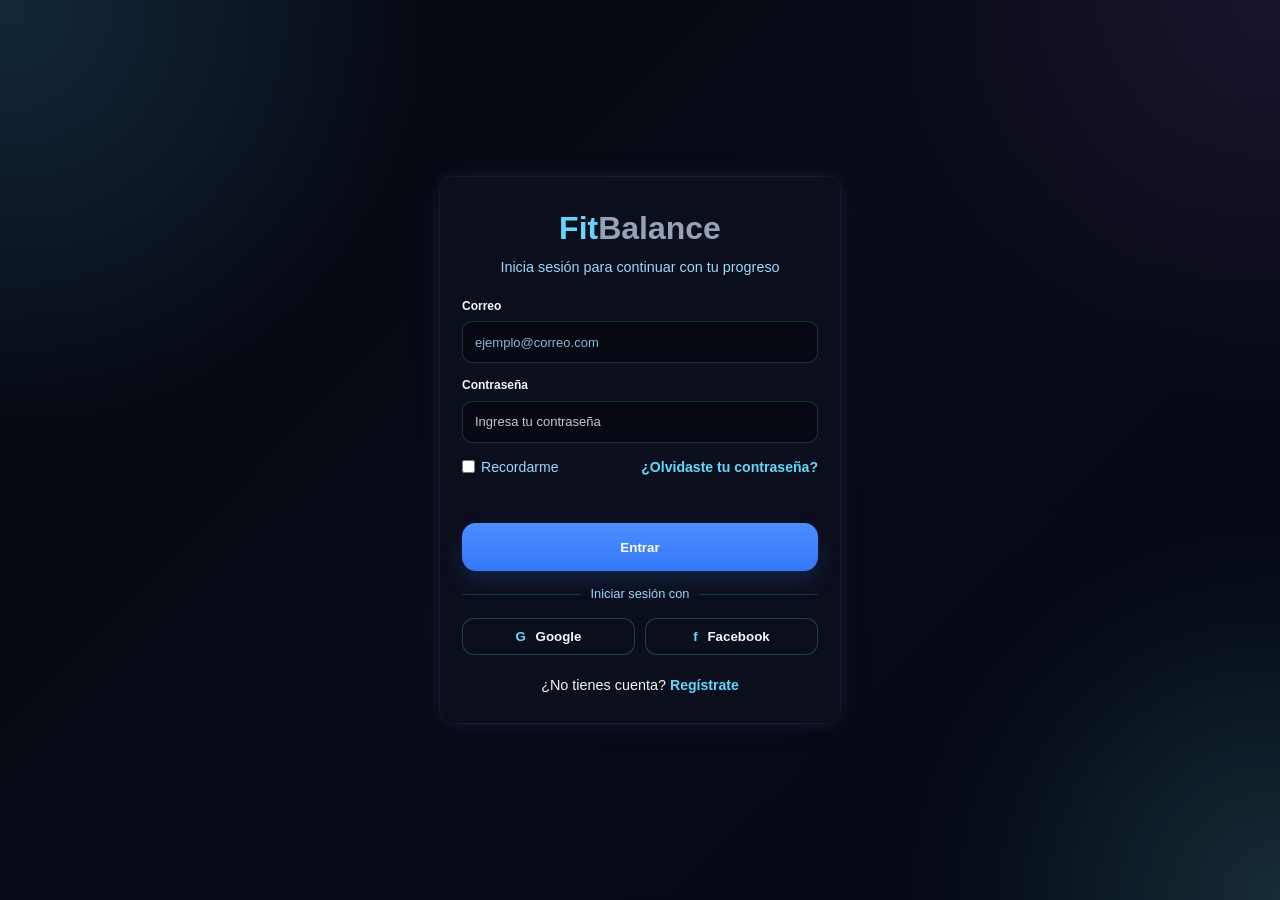
<file: login/index.html>
<!DOCTYPE html>
<html lang="es">
  <head>
    <meta charset="UTF-8" />
    <meta name="viewport" content="width=device-width, initial-scale=1.0" />
    <title>Login - FitBalance</title>

    <link rel="stylesheet" href="estilos.css" />

    <script>
      (function () {
        try {
          const temaGuardado =
            localStorage.getItem("modoAparienciaFitBalance") || "neon";

          if (temaGuardado === "oscuro") {
            document.documentElement.classList.add("modo-oscuro");
          } else if (temaGuardado === "neon") {
            document.documentElement.classList.add("modo-neon");
          }
        } catch (error) {
          // Default theme: neon
        }
      })();
    </script>
  </head>

  <body class="pagina-login">
    <a class="enlace-saltar" href="#contenidoPrincipal">Saltar al contenido</a>
    <main class="pantalla-auth" id="contenidoPrincipal">
      <section class="tarjeta-auth">

        <div class="encabezado-auth">
          <h1 class="titulo-auth">
            <span class="texto-azul">Fit</span><span class="texto-gris">Balance</span>
          </h1>
          <p class="subtitulo-auth" id="subtituloAuth">
            Inicia sesión para continuar con tu progreso
          </p>
        </div>

        <!-- LOGIN -->
        <div id="vistaLogin" class="vista-auth activa">
          <form id="formularioLogin" class="formulario-auth" novalidate>

            <div class="grupo-campo">
              <label for="correoLogin">Correo</label>
              <input
                type="email"
                id="correoLogin"
                name="correo"
                class="campo-formulario"
                placeholder="ejemplo@correo.com"
                autocomplete="email"
                required
              />
            </div>

            <div class="grupo-campo">
              <label for="contrasenaLogin">Contraseña</label>
              <input
                type="password"
                id="contrasenaLogin"
                name="contrasena"
                class="campo-formulario"
                placeholder="Ingresa tu contraseña"
                autocomplete="current-password"
                required
                minlength="6"
              />
            </div>

            <div class="opciones-auth">
              <label class="checkbox-recordar" for="recordarSesion">
                <input type="checkbox" id="recordarSesion" name="recordar" />
                <span>Recordarme</span>
              </label>

              <button type="button" class="link" id="abrirRecuperar">
                ¿Olvidaste tu contraseña?
              </button>
            </div>

            <p id="mensajeLogin" class="mensaje-formulario" aria-live="polite"></p>

            <button type="submit" class="boton-principal" id="botonEntrar">
              Entrar
            </button>

            <div class="separador-auth">
              <span>Iniciar sesión con</span>
            </div>

            <div class="social-auth">
              <button type="button" class="boton-social" data-provider="Google">
                <span class="icono-social">G</span>
                Google
              </button>

              <button type="button" class="boton-social" data-provider="Facebook">
                <span class="icono-social">f</span>
                Facebook
              </button>
            </div>

            <p class="pie-auth">
              ¿No tienes cuenta?
              <button type="button" class="link fuerte" id="abrirRegistro">
                Regístrate
              </button>
            </p>

          </form>
        </div>

        <!-- REGISTRO -->
        <div id="vistaRegistro" class="vista-auth oculto">
          <form id="formularioRegistro" class="formulario-auth" novalidate>

            <div class="grupo-campo">
              <label for="nombreRegistro">Nombre</label>
              <input
                type="text"
                id="nombreRegistro"
                name="nombre"
                class="campo-formulario"
                placeholder="Ingresa tu nombre"
                autocomplete="name"
                required
              />
            </div>

            <div class="grupo-campo">
              <label for="correoRegistro">Correo</label>
              <input
                type="email"
                id="correoRegistro"
                name="correo"
                class="campo-formulario"
                placeholder="ejemplo@correo.com"
                autocomplete="email"
                required
              />
            </div>

            <div class="grupo-campo">
              <label for="contrasenaRegistro">Contraseña</label>
              <input
                type="password"
                id="contrasenaRegistro"
                name="contrasena"
                class="campo-formulario"
                placeholder="Crea una contraseña"
                autocomplete="new-password"
                required
                minlength="6"
              />
            </div>

            <div class="grupo-campo">
              <label for="confirmarRegistro">Confirmar contraseña</label>
              <input
                type="password"
                id="confirmarRegistro"
                name="confirmarContrasena"
                class="campo-formulario"
                placeholder="Repite tu contraseña"
                autocomplete="new-password"
                required
                minlength="6"
              />
            </div>

            <p id="mensajeRegistro" class="mensaje-formulario" aria-live="polite"></p>

            <button type="submit" class="boton-principal">
              Crear cuenta
            </button>

            <p class="pie-auth">
              ¿Ya tienes cuenta?
              <button type="button" class="link fuerte" id="volverLoginDesdeRegistro">
                Inicia sesión
              </button>
            </p>

          </form>
        </div>

        <!-- RECUPERAR -->
        <div id="vistaRecuperar" class="vista-auth oculto">
          <form id="formularioRecuperar" class="formulario-auth" novalidate>

            <div class="grupo-campo">
              <label for="correoRecuperar">Correo</label>
              <input
                type="email"
                id="correoRecuperar"
                name="correo"
                class="campo-formulario"
                placeholder="Ingresa tu correo"
                autocomplete="email"
                required
              />
            </div>

            <p class="texto-ayuda-auth">
              En el prototipo solo se mostrará un mensaje de recuperación.
            </p>

            <p id="mensajeRecuperar" class="mensaje-formulario" aria-live="polite"></p>

            <button type="submit" class="boton-principal">
              Enviar enlace
            </button>

            <p class="pie-auth">
              <button type="button" class="link fuerte" id="volverLoginDesdeRecuperar">
                Volver al login
              </button>
            </p>

          </form>
        </div>

      </section>
    </main>

    <script src="script.js"></script>
  </body>
</html>
</file>
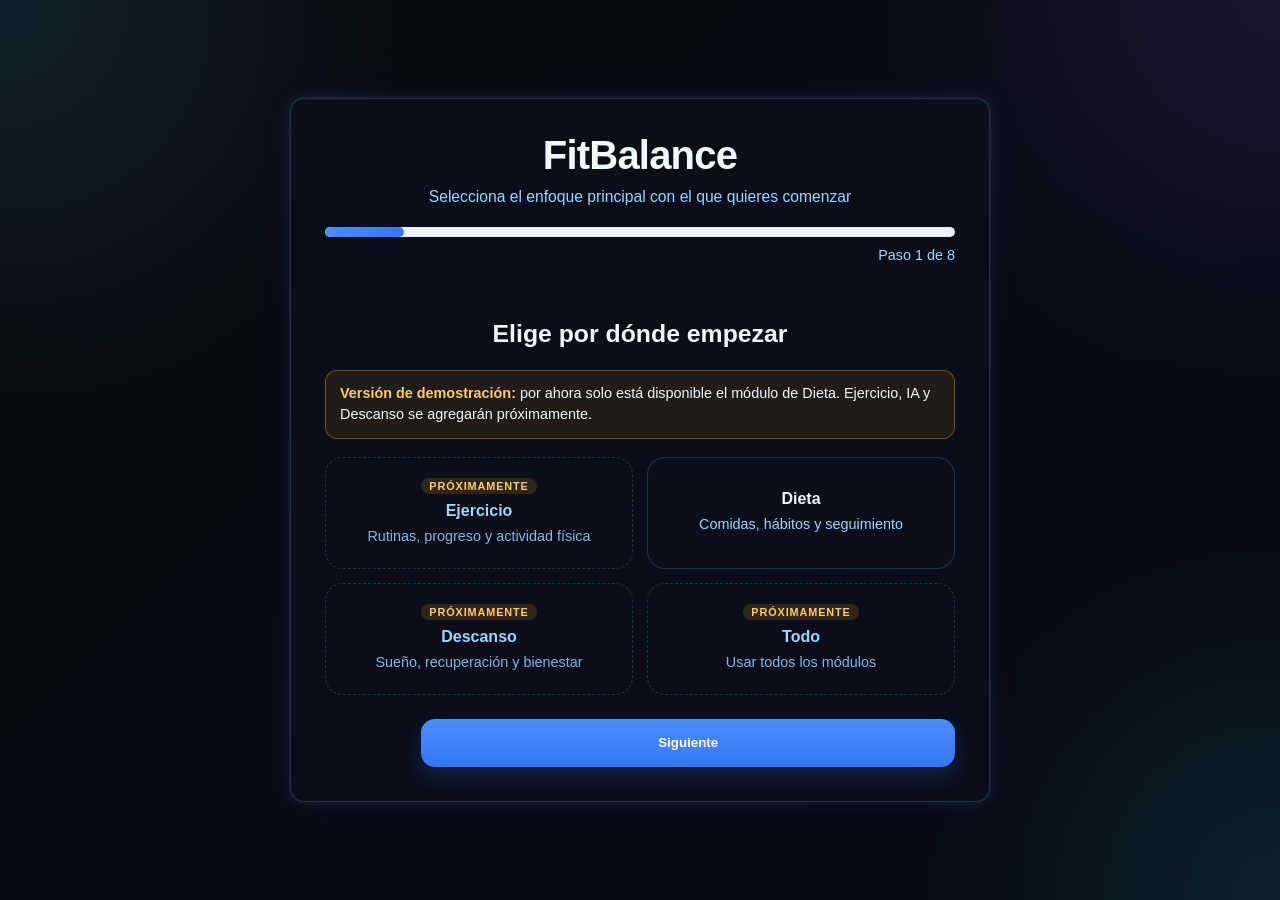
<file: menu/index.html>
<!DOCTYPE html>
<html lang="es">
  <head>
    <meta charset="UTF-8" />
    <meta name="viewport" content="width=device-width, initial-scale=1.0" />
    <title>Configuración inicial - FitBalance</title>
    <link rel="stylesheet" href="estilos.css" />

    <script>
      (function () {
        try {
          const temaGuardado =
            localStorage.getItem("modoAparienciaFitBalance") || "neon";

          if (temaGuardado === "oscuro") {
            document.documentElement.classList.add("modo-oscuro");
          } else if (temaGuardado === "neon") {
            document.documentElement.classList.add("modo-neon");
          }
        } catch (error) {
          // Default theme: neon
        }
      })();
    </script>
  </head>
  <body>
    <a class="enlace-saltar" href="#contenidoPrincipal">Saltar al contenido</a>
    <main class="pantalla-onboarding" id="contenidoPrincipal">
      <section class="tarjeta-onboarding">
        <header class="encabezado-onboarding">
          <h1 class="titulo-onboarding">
            <span class="texto-azul">Fit</span><span class="texto-gris">Balance</span>
          </h1>
          <p class="subtitulo-onboarding" id="subtituloPaso">
            Personaliza tu experiencia inicial
          </p>
        </header>

        <div class="progreso-contenedor">
          <div class="progreso-barra">
            <div class="progreso-relleno" id="progresoRelleno"></div>
          </div>
          <p class="progreso-texto" id="progresoTexto">Paso 1 de 8</p>
        </div>

        <p id="mensajePaso" class="mensaje-paso" aria-live="polite"></p>

        <!-- PASO 1 -->
        <section class="paso activo" data-step="1">
          <h2 class="pregunta">Elige por dónde empezar</h2>

          <p class="aviso-demo" id="avisoDemoMenu">
            <strong>Versión de demostración:</strong> por ahora solo está disponible
            el módulo de Dieta. Ejercicio, IA y Descanso se agregarán próximamente.
          </p>

          <div class="opciones-grid">
            <button
              type="button"
              class="opcion-card opcion-card--proximamente"
              data-field="objetivo"
              data-value="ejercicio"
              data-disponible="false"
              aria-describedby="avisoDemoMenu"
            >
              <span class="etiqueta-proximamente">Próximamente</span>
              <span class="opcion-titulo">Ejercicio</span>
              <span class="opcion-descripcion">Rutinas, progreso y actividad física</span>
            </button>

            <button type="button" class="opcion-card" data-field="objetivo" data-value="dieta" data-disponible="true">
              <span class="opcion-titulo">Dieta</span>
              <span class="opcion-descripcion">Comidas, hábitos y seguimiento</span>
            </button>

            <button
              type="button"
              class="opcion-card opcion-card--proximamente"
              data-field="objetivo"
              data-value="descanso"
              data-disponible="false"
              aria-describedby="avisoDemoMenu"
            >
              <span class="etiqueta-proximamente">Próximamente</span>
              <span class="opcion-titulo">Descanso</span>
              <span class="opcion-descripcion">Sueño, recuperación y bienestar</span>
            </button>

            <button
              type="button"
              class="opcion-card opcion-card--proximamente"
              data-field="objetivo"
              data-value="todo"
              data-disponible="false"
              aria-describedby="avisoDemoMenu"
            >
              <span class="etiqueta-proximamente">Próximamente</span>
              <span class="opcion-titulo">Todo</span>
              <span class="opcion-descripcion">Usar todos los módulos</span>
            </button>
          </div>
        </section>

        <!-- PASO 2 -->
        <section class="paso" data-step="2">
          <h2 class="pregunta">¿Cómo quieres usar la app?</h2>
          <div class="opciones-grid dos-columnas">
            <button type="button" class="opcion-card" data-field="modo" data-value="ia">
              <span class="opcion-titulo">Con IA (automático)</span>
              <span class="opcion-descripcion">Recomendaciones automáticas y experiencia premium</span>
            </button>

            <button type="button" class="opcion-card" data-field="modo" data-value="manual">
              <span class="opcion-titulo">Modo manual</span>
              <span class="opcion-descripcion">Tú controlas cada sección y plan gratis</span>
            </button>
          </div>
        </section>

        <!-- PASO 3 -->
        <section class="paso" data-step="3">
          <h2 class="pregunta">¿Cuál es tu edad?</h2>
          <div class="contenedor-input">
            <input
              type="number"
              id="edad"
              class="campo-onboarding"
              placeholder="Ejemplo: 22"
              min="10"
              max="100"
              inputmode="numeric"
            />
          </div>
        </section>

        <!-- PASO 4 -->
        <section class="paso" data-step="4">
          <h2 class="pregunta">¿Cuál es tu sexo?</h2>
          <div class="opciones-grid dos-columnas">
            <button type="button" class="opcion-card" data-field="sexo" data-value="masculino">
              <span class="opcion-titulo">Masculino</span>
            </button>

            <button type="button" class="opcion-card" data-field="sexo" data-value="femenino">
              <span class="opcion-titulo">Femenino</span>
            </button>
          </div>
        </section>

        <!-- PASO 5 -->
        <section class="paso" data-step="5">
          <h2 class="pregunta">¿Cuál es tu altura?</h2>
          <div class="contenedor-input con-sufijo">
            <input
              type="number"
              id="altura"
              class="campo-onboarding"
              placeholder="Ejemplo: 175"
              min="100"
              max="250"
              inputmode="numeric"
            />
            <span class="sufijo">cm</span>
          </div>
        </section>

        <!-- PASO 6 -->
        <section class="paso" data-step="6">
          <h2 class="pregunta">¿Cuál es tu peso actual?</h2>
          <div class="contenedor-input con-sufijo">
            <input
              type="number"
              id="peso"
              class="campo-onboarding"
              placeholder="Ejemplo: 72"
              min="25"
              max="300"
              step="0.1"
              inputmode="decimal"
            />
            <span class="sufijo">kg</span>
          </div>
        </section>

        <!-- PASO 7 -->
        <section class="paso" data-step="7">
          <h2 class="pregunta">¿Cuál es tu nivel de actividad?</h2>
          <div class="opciones-grid">
            <button type="button" class="opcion-card" data-field="actividad" data-value="sedentario">
              <span class="opcion-titulo">Sedentario</span>
              <span class="opcion-descripcion">Poca o casi nada de actividad</span>
            </button>

            <button type="button" class="opcion-card" data-field="actividad" data-value="ligero">
              <span class="opcion-titulo">Ligero</span>
              <span class="opcion-descripcion">Actividad ocasional</span>
            </button>

            <button type="button" class="opcion-card" data-field="actividad" data-value="moderado">
              <span class="opcion-titulo">Moderado</span>
              <span class="opcion-descripcion">Actividad frecuente</span>
            </button>

            <button type="button" class="opcion-card" data-field="actividad" data-value="alto">
              <span class="opcion-titulo">Alto</span>
              <span class="opcion-descripcion">Actividad intensa o constante</span>
            </button>
          </div>
        </section>

        <!-- PASO 8 -->
        <section class="paso" data-step="8">
          <h2 class="pregunta">Resumen de tu configuración</h2>

          <div class="resumen-card" id="resumenDatos">
            <!-- Se llena con JS -->
          </div>

          <p class="texto-ayuda">
            Si todo está bien, pulsa <strong>Comenzar</strong>.
          </p>
        </section>

        <div class="acciones-onboarding">
          <button type="button" class="boton-secundario" id="botonAnterior">
            Anterior
          </button>

          <button type="button" class="boton-principal" id="botonSiguiente">
            Siguiente
          </button>
        </div>
      </section>
    </main>

    <!-- MODAL PREMIUM -->
    <div id="modalPremium" class="modal-premium oculto" aria-hidden="true">
      <div class="modal-premium-fondo" id="cerrarModalPremiumFondo"></div>

      <div class="modal-premium-contenido" role="dialog" aria-modal="true" aria-labelledby="tituloModalPremium">
        <button type="button" class="boton-cerrar-modal" id="cerrarModalPremium" aria-label="Cerrar">
          ×
        </button>

        <div class="insignia-premium">⭐</div>

        <h3 id="tituloModalPremium" class="titulo-modal-premium">Plan Premium</h3>
        <p class="subtitulo-modal-premium">
          Disfruta de todas las funciones sin límite
        </p>

        <div class="lista-beneficios-premium">
          <div class="beneficio-premium">
            <span class="punto-beneficio"></span>
            <p>Recomendaciones automáticas personalizadas</p>
          </div>

          <div class="beneficio-premium">
            <span class="punto-beneficio"></span>
            <p>Resumen inteligente de dieta, ejercicio y sueño</p>
          </div>

          <div class="beneficio-premium">
            <span class="punto-beneficio"></span>
            <p>Insights conectados entre tus hábitos</p>
          </div>

          <div class="beneficio-premium">
            <span class="punto-beneficio"></span>
            <p>Seguimiento central desde la IA principal</p>
          </div>

          <div class="beneficio-premium">
            <span class="punto-beneficio"></span>
            <p>Experiencia más completa y guiada</p>
          </div>
        </div>

        <div class="bloque-suscripcion">
          <p class="titulo-bloque-suscripcion">Elige tu tipo de suscripción</p>

          <div class="opciones-suscripcion">
            <button type="button" class="opcion-suscripcion" data-periodo="semanal">
              <span class="titulo-suscripcion">Semanal</span>
              <span class="descripcion-suscripcion">Acceso corto y flexible</span>
              <span class="precio-suscripcion">$49 MXN</span>
            </button>

            <button type="button" class="opcion-suscripcion" data-periodo="mensual">
              <span class="titulo-suscripcion">Mensual</span>
              <span class="descripcion-suscripcion">La opción más equilibrada</span>
              <span class="precio-suscripcion">$149 MXN</span>
            </button>

            <button type="button" class="opcion-suscripcion" data-periodo="anual">
              <span class="titulo-suscripcion">Anual</span>
              <span class="descripcion-suscripcion">Mejor valor a largo plazo</span>
              <span class="precio-suscripcion">$999 MXN</span>
            </button>
          </div>

          <p id="mensajePremium" class="mensaje-modal"></p>
        </div>

        <div class="acciones-modal-premium">
          <button type="button" class="boton-principal" id="botonContinuarPremium">
            Suscribirme al plan premium
          </button>

          <button type="button" class="boton-secundario boton-secundario-modal" id="botonSeguirManual">
            Seguir en modo manual
          </button>
        </div>
      </div>
    </div>

    <!-- MODAL PAGO -->
    <div id="modalPagoPremium" class="modal-premium oculto" aria-hidden="true">
      <div class="modal-premium-fondo" id="cerrarModalPagoFondo"></div>

      <div class="modal-premium-contenido modal-pago-contenido" role="dialog" aria-modal="true" aria-labelledby="tituloModalPago">
        <button type="button" class="boton-cerrar-modal" id="cerrarModalPago" aria-label="Cerrar">
          ×
        </button>

        <div class="insignia-premium insignia-premium-pago">💳</div>

        <h3 id="tituloModalPago" class="titulo-modal-premium">Pago del Plan Premium</h3>
        <p class="subtitulo-modal-premium" id="textoResumenPago">
          Completa el diseño de pago para continuar
        </p>

        <div class="resumen-pago" id="resumenPagoPeriodo">
          <!-- se llena con JS -->
        </div>

        <form id="formularioPagoPremium" class="formulario-pago-premium" novalidate>
          <div class="grupo-campo-pago">
            <label for="nombreTitularPago">Nombre del titular</label>
            <input type="text" id="nombreTitularPago" class="campo-pago" placeholder="Nombre completo" />
          </div>

          <div class="grupo-campo-pago">
            <label for="numeroTarjetaPago">Número de tarjeta</label>
            <input type="text" id="numeroTarjetaPago" class="campo-pago" placeholder="1234 5678 9012 3456" />
          </div>

          <div class="fila-pago">
            <div class="grupo-campo-pago">
              <label for="fechaPago">Vencimiento</label>
              <input type="text" id="fechaPago" class="campo-pago" placeholder="MM/AA" />
            </div>

            <div class="grupo-campo-pago">
              <label for="cvvPago">CVV</label>
              <input type="password" id="cvvPago" class="campo-pago" placeholder="123" />
            </div>
          </div>

          <p class="texto-ayuda-pago">
            Esta pantalla es solo parte del diseño del prototipo.
          </p>

          <p id="mensajePagoPremium" class="mensaje-modal"></p>

          <div class="acciones-modal-premium">
            <button type="submit" class="boton-principal">
              Confirmar pago
            </button>

            <button type="button" class="boton-secundario boton-secundario-modal" id="botonCancelarPago">
              Cancelar
            </button>
          </div>
        </form>
      </div>
    </div>

    <script src="script.js"></script>
  </body>
</html>
</file>
<file: estilos.css>
/* =========================================================
   FITBALANCE · LANDING
   Sistema visual: oscuro, neón suave, lectura cómoda
   ========================================================= */

/* =========================
   1. VARIABLES
========================== */

:root {
  color-scheme: dark;
  --fondo: #05070d;
  --fondo-2: #080c17;
  --superficie: #0b101c;
  --superficie-2: #0e1524;
  --borde: rgba(98, 216, 255, 0.14);
  --borde-fuerte: rgba(98, 216, 255, 0.3);
  --borde-neutro: rgba(255, 255, 255, 0.08);

  --texto: #f2f8ff;
  --texto-suave: #c2d2e8;
  --texto-tenue: #9fb2cc;

  --azul: #62d8ff;
  --morado: #bd5fff;
  --rosa: #ff72d9;
  --verde: #47ffbe;
  --amarillo: #ffd166;

  --degradado: linear-gradient(105deg, #62d8ff, #9b8bff 52%, #ff72d9);

  --radio: 18px;
  --radio-sm: 12px;
  --radio-lg: 26px;

  --contenedor: 1200px;
  --sombra: 0 20px 50px rgba(0, 0, 0, 0.45);

  --t-xs: 0.875rem;      /* 14 px */
  --t-sm: 0.9375rem;     /* 15 px */
  --t-base: 1.0625rem;   /* 17 px */
  --t-md: 1.125rem;      /* 18 px */
  --t-lg: 1.375rem;      /* 22 px */
  --t-xl: clamp(1.75rem, 3vw, 2.35rem);
  --t-2xl: clamp(2.05rem, 3.6vw, 2.9rem);
  --t-hero: clamp(2.35rem, 4.4vw, 3.55rem);

  --fuente: "Segoe UI", "Helvetica Neue", Arial, Helvetica, sans-serif;
}

/* =========================
   2. RESET Y BASE
========================== */

* {
  margin: 0;
  padding: 0;
  box-sizing: border-box;
}

html {
  scroll-behavior: smooth;
  overflow-x: clip;
  -webkit-text-size-adjust: 100%;
}

body {
  min-height: 100vh;
  padding-top: 72px;
  font-family: var(--fuente);
  background: var(--fondo);
  color: var(--texto);
  font-size: var(--t-base);
  line-height: 1.65;
  overflow-x: clip;
}

body::before {
  content: "";
  position: fixed;
  inset: 0;
  z-index: -2;
  background:
    radial-gradient(900px 620px at 8% -6%, rgba(98, 216, 255, 0.12), transparent 62%),
    radial-gradient(820px 540px at 94% 6%, rgba(189, 95, 255, 0.12), transparent 62%),
    radial-gradient(760px 520px at 52% 104%, rgba(255, 114, 217, 0.08), transparent 66%),
    linear-gradient(160deg, #05070d, #070a14 46%, #050811);
}

body::after {
  content: "";
  position: fixed;
  inset: 0;
  z-index: -1;
  pointer-events: none;
  background-image:
    linear-gradient(rgba(98, 216, 255, 0.03) 1px, transparent 1px),
    linear-gradient(90deg, rgba(98, 216, 255, 0.03) 1px, transparent 1px);
  background-size: 64px 64px;
  -webkit-mask-image: radial-gradient(circle at 50% 0%, #000 0%, transparent 70%);
  mask-image: radial-gradient(circle at 50% 0%, #000 0%, transparent 70%);
  opacity: 0.4;
}

button,
input,
select,
textarea {
  font-family: inherit;
}

img,
svg {
  max-width: 100%;
}

::selection {
  background: rgba(189, 95, 255, 0.35);
  color: #ffffff;
}

:focus-visible {
  outline: 2px solid var(--azul);
  outline-offset: 3px;
}

h1,
h2,
h3,
h4 {
  line-height: 1.15;
  letter-spacing: -0.015em;
  font-weight: 700;
}

p {
  max-width: 68ch;
}

section[id] {
  scroll-margin-top: 88px;
}

/* =========================
   3. UTILIDADES
========================== */

.contenedor {
  width: 100%;
  max-width: var(--contenedor);
  margin: 0 auto;
  padding: 0 clamp(20px, 4vw, 40px);
}

picture {
  display: block;
}

.seccion {
  position: relative;
  padding: clamp(76px, 8.5vw, 120px) 0;
}

.seccion--alt {
  background: linear-gradient(180deg, rgba(9, 14, 26, 0.72), rgba(6, 9, 17, 0.72));
  border-block: 1px solid rgba(255, 255, 255, 0.045);
}

.texto-degradado {
  background: var(--degradado);
  -webkit-background-clip: text;
  background-clip: text;
  color: transparent;
}

.enlace-saltar {
  position: absolute;
  left: 16px;
  top: -90px;
  z-index: 2000;
  padding: 10px 18px;
  border-radius: 10px;
  background: var(--azul);
  color: #04121a;
  font-size: var(--t-xs);
  font-weight: 700;
  text-decoration: none;
  transition: top 0.2s ease;
}

.enlace-saltar:focus {
  top: 16px;
}

.texto-oculto {
  position: absolute;
  width: 1px;
  height: 1px;
  overflow: hidden;
  clip: rect(0 0 0 0);
  white-space: nowrap;
}

/* =========================
   4. BOTONES
========================== */

.boton {
  display: inline-flex;
  align-items: center;
  justify-content: center;
  gap: 9px;
  min-height: 48px;
  padding: 0 24px;
  border: 1px solid transparent;
  border-radius: var(--radio-sm);
  font-size: var(--t-sm);
  font-weight: 600;
  line-height: 1.2;
  text-decoration: none;
  cursor: pointer;
  transition: background-color 0.2s ease, border-color 0.2s ease, color 0.2s ease, filter 0.2s ease;
}

.boton svg {
  width: 18px;
  height: 18px;
  flex-shrink: 0;
}

.boton-primario {
  background: var(--degradado);
  color: #061019;
  box-shadow: 0 10px 24px rgba(98, 216, 255, 0.16);
}

.boton-primario:hover {
  filter: brightness(1.07);
}

.boton-secundario {
  background: rgba(98, 216, 255, 0.05);
  border-color: rgba(98, 216, 255, 0.28);
  color: var(--texto);
}

.boton-secundario:hover {
  background: rgba(98, 216, 255, 0.11);
  border-color: var(--borde-fuerte);
}

/* =========================
   5. CABECERA
========================== */

.cabecera-sitio {
  position: fixed;
  inset: 0 0 auto;
  z-index: 100;
  background: rgba(5, 7, 13, 0.78);
  backdrop-filter: blur(14px);
  -webkit-backdrop-filter: blur(14px);
  border-bottom: 1px solid transparent;
  transition: background-color 0.2s ease, border-color 0.2s ease;
}

.cabecera-sitio.con-desplazamiento {
  background: rgba(5, 7, 13, 0.94);
  border-bottom-color: var(--borde-neutro);
}

.cabecera-interior {
  display: flex;
  align-items: center;
  justify-content: space-between;
  gap: 24px;
  height: 72px;
}

.marca-sitio {
  display: inline-flex;
  align-items: center;
  gap: 10px;
  flex-shrink: 0;
  text-decoration: none;
  color: var(--texto);
}

.logo-marca {
  height: 38px;
  width: auto;
  filter: drop-shadow(0 0 12px rgba(98, 216, 255, 0.28)) brightness(1.16) saturate(1.1);
}

.marca-texto {
  font-size: 20px;
  font-weight: 800;
  letter-spacing: -0.02em;
}

.marca-fit {
  color: var(--texto);
}

.marca-balance {
  color: var(--azul);
}

.nav-principal {
  display: flex;
  align-items: center;
  gap: 4px;
}

.nav-enlace {
  position: relative;
  padding: 8px 12px;
  border-radius: 999px;
  color: var(--texto-suave);
  font-size: 13.5px;
  font-weight: 600;
  text-decoration: none;
  white-space: nowrap;
  transition: color 0.2s ease, background-color 0.2s ease;
}

.nav-enlace::after {
  content: "";
  position: absolute;
  left: 50%;
  bottom: 1px;
  width: 16px;
  height: 2px;
  border-radius: 2px;
  transform: translateX(-50%);
  background: var(--degradado);
  opacity: 0;
}

.nav-enlace:hover {
  color: var(--texto);
  background: rgba(98, 216, 255, 0.06);
}

.nav-enlace.activo {
  color: var(--azul);
}

.nav-enlace.activo::after {
  opacity: 1;
}

.acciones-cabecera {
  display: flex;
  align-items: center;
  gap: 12px;
}

.boton-cabecera {
  min-height: 42px;
  padding: 0 18px;
  font-size: var(--t-xs);
}

.boton-menu {
  display: none;
  flex-direction: column;
  align-items: center;
  justify-content: center;
  gap: 5px;
  width: 44px;
  height: 44px;
  padding: 0;
  border: 1px solid var(--borde);
  border-radius: var(--radio-sm);
  background: rgba(255, 255, 255, 0.03);
  cursor: pointer;
}

.boton-menu span {
  display: block;
  width: 20px;
  height: 2px;
  border-radius: 2px;
  background: var(--texto);
  transition: transform 0.2s ease, opacity 0.2s ease;
}

.cabecera-sitio.menu-abierto .boton-menu span:nth-child(1) {
  transform: translateY(7px) rotate(45deg);
}

.cabecera-sitio.menu-abierto .boton-menu span:nth-child(2) {
  opacity: 0;
}

.cabecera-sitio.menu-abierto .boton-menu span:nth-child(3) {
  transform: translateY(-7px) rotate(-45deg);
}

body.menu-abierto {
  overflow: hidden;
}

.fondo-menu {
  position: fixed;
  inset: 0;
  z-index: 80;
  background: rgba(3, 5, 10, 0.62);
  opacity: 0;
  visibility: hidden;
  transition: opacity 0.25s ease, visibility 0s linear 0.25s;
}

body.menu-abierto .fondo-menu {
  opacity: 1;
  visibility: visible;
  transition: opacity 0.25s ease, visibility 0s;
}

/* =========================
   6. HERO
========================== */

.hero {
  position: relative;
  padding: clamp(36px, 4.8vw, 64px) 0 clamp(64px, 8vw, 104px);
}

.hero-interior {
  display: grid;
  grid-template-columns: minmax(0, 1.02fr) minmax(0, 0.98fr);
  gap: clamp(32px, 5vw, 72px);
  align-items: center;
}

.etiqueta-hero {
  display: inline-flex;
  align-items: center;
  gap: 9px;
  padding: 8px 14px;
  border: 1px solid var(--borde);
  border-radius: 999px;
  background: rgba(98, 216, 255, 0.06);
  color: #d8efff;
  font-size: var(--t-xs);
  font-weight: 600;
  letter-spacing: 0.02em;
}

.punto-estado {
  width: 7px;
  height: 7px;
  border-radius: 50%;
  background: var(--verde);
  box-shadow: 0 0 8px rgba(71, 255, 190, 0.55);
}

.titulo-hero {
  margin-top: 18px;
  max-width: 15ch;
  font-size: var(--t-hero);
  line-height: 1.08;
  letter-spacing: -0.025em;
}

.descripcion-hero {
  margin-top: 16px;
  max-width: 54ch;
  color: var(--texto-suave);
  font-size: var(--t-md);
  line-height: 1.68;
}

.acciones-hero {
  display: flex;
  flex-wrap: wrap;
  gap: 12px;
  margin-top: 24px;
}

.ventajas-hero {
  display: grid;
  grid-template-columns: repeat(2, minmax(0, 1fr));
  gap: 12px 22px;
  margin-top: 26px;
  padding-top: 20px;
  border-top: 1px solid var(--borde-neutro);
  list-style: none;
}

.ventajas-hero li {
  display: flex;
  align-items: center;
  gap: 10px;
  font-size: var(--t-xs);
  color: var(--texto-suave);
}

.icono-ventaja {
  display: grid;
  place-items: center;
  width: 20px;
  height: 20px;
  flex-shrink: 0;
  color: var(--azul);
}

.icono-ventaja svg {
  width: 18px;
  height: 18px;
}

.hero-visual {
  position: relative;
  display: flex;
  flex-direction: column;
  align-items: center;
}

.hero-marco {
  display: block;
  width: 100%;
  max-width: 580px;
}

.hero-imagen {
  width: 100%;
  height: auto;
  object-fit: contain;
  filter: drop-shadow(0 30px 50px rgba(0, 0, 0, 0.45));
}

/* =========================
   7. ENCABEZADOS DE SECCIÓN
========================== */

.encabezado-seccion {
  max-width: 720px;
}

.encabezado-seccion--centrado {
  margin-inline: auto;
  text-align: center;
}

.etiqueta-seccion {
  display: inline-flex;
  align-items: center;
  gap: 10px;
  font-size: var(--t-xs);
  font-weight: 700;
  letter-spacing: 0.15em;
  text-transform: uppercase;
  color: var(--azul);
}

.etiqueta-seccion::before {
  content: "";
  width: 20px;
  height: 2px;
  border-radius: 2px;
  background: var(--degradado);
}

.encabezado-seccion h2 {
  margin-top: 14px;
  font-size: var(--t-2xl);
  line-height: 1.12;
  letter-spacing: -0.025em;
}

.encabezado-seccion > p:not(.etiqueta-seccion),
.encabezado-texto > p:not(.etiqueta-seccion) {
  margin-top: 16px;
  color: var(--texto-suave);
  font-size: var(--t-base);
  line-height: 1.7;
}

.encabezado-con-arte {
  display: grid;
  grid-template-columns: minmax(0, 1fr) auto;
  gap: clamp(28px, 4vw, 56px);
  align-items: end;
  max-width: none;
}

.encabezado-texto {
  max-width: 660px;
}

.arte-seccion {
  width: clamp(190px, 22vw, 300px);
  height: auto;
  flex-shrink: 0;
}

.arte-seccion--cerebro {
  width: clamp(180px, 20vw, 280px);
}

/* =========================
   8. CARACTERÍSTICAS
========================== */

.rejilla-caracteristicas {
  display: grid;
  grid-template-columns: repeat(3, minmax(0, 1fr));
  gap: 20px;
  margin-top: clamp(36px, 4.5vw, 56px);
}

.tarjeta-caracteristica {
  --acento: var(--azul);
  --acento-bg: rgba(98, 216, 255, 0.1);
  display: flex;
  flex-direction: column;
  gap: 14px;
  padding: 28px;
  border: 1px solid var(--borde-neutro);
  border-radius: var(--radio);
  background: var(--superficie);
  transition: border-color 0.2s ease, background-color 0.2s ease;
}

.tarjeta-caracteristica:hover {
  border-color: var(--borde);
  background: #0d1423;
}

.tarjeta-caracteristica h3 {
  font-size: 1.1875rem;
  line-height: 1.3;
}

.tarjeta-caracteristica p {
  color: var(--texto-suave);
  font-size: 0.9688rem;
  line-height: 1.65;
}

.caracteristica--azul {
  --acento: var(--azul);
  --acento-bg: rgba(98, 216, 255, 0.1);
}

.caracteristica--morado {
  --acento: #b79bff;
  --acento-bg: rgba(189, 95, 255, 0.12);
}

.caracteristica--verde {
  --acento: var(--verde);
  --acento-bg: rgba(71, 255, 190, 0.1);
}

.caracteristica--indigo {
  --acento: #8fa6ff;
  --acento-bg: rgba(143, 166, 255, 0.12);
}

.caracteristica--rosa {
  --acento: #ff9ae1;
  --acento-bg: rgba(255, 114, 217, 0.12);
}

.icono-caracteristica {
  display: grid;
  place-items: center;
  width: 52px;
  height: 52px;
  border-radius: 14px;
  background: var(--acento-bg);
  color: var(--acento);
}

.icono-caracteristica svg {
  width: 26px;
  height: 26px;
}

/* =========================
   9. VISTA PREVIA
========================== */

.lista-vista {
  display: grid;
  gap: clamp(56px, 7vw, 88px);
  margin-top: clamp(48px, 6vw, 72px);
}

.fila-vista {
  display: grid;
  grid-template-columns: minmax(0, 1fr) minmax(0, 1.08fr);
  gap: clamp(28px, 4.5vw, 60px);
  align-items: center;
}

.fila-vista--invertida .vista-texto {
  order: 2;
}

.fila-vista--invertida .vista-media {
  order: 1;
}

.etiqueta-vista {
  display: inline-flex;
  align-items: center;
  gap: 8px;
  padding: 6px 12px;
  border: 1px solid var(--borde);
  border-radius: 999px;
  background: rgba(98, 216, 255, 0.06);
  color: var(--azul);
  font-size: var(--t-xs);
  font-weight: 700;
  letter-spacing: 0.08em;
  text-transform: uppercase;
}

.vista-texto h3 {
  margin-top: 18px;
  font-size: clamp(1.5rem, 2.4vw, 1.9rem);
  line-height: 1.2;
  letter-spacing: -0.02em;
}

.vista-texto > p:not(.etiqueta-vista) {
  margin-top: 14px;
  max-width: 58ch;
  color: var(--texto-suave);
  font-size: var(--t-base);
  line-height: 1.72;
}

.lista-ventajas {
  display: grid;
  gap: 11px;
  margin-top: 22px;
  list-style: none;
}

.lista-ventajas li {
  position: relative;
  padding-left: 30px;
  color: var(--texto-suave);
  font-size: var(--t-sm);
  line-height: 1.55;
}

.lista-ventajas li::before {
  content: "";
  position: absolute;
  left: 0;
  top: 2px;
  width: 18px;
  height: 18px;
  border-radius: 50%;
  border: 1px solid rgba(71, 255, 190, 0.35);
  background: rgba(71, 255, 190, 0.1);
}

.lista-ventajas li::after {
  content: "";
  position: absolute;
  left: 6px;
  top: 7px;
  width: 6px;
  height: 3px;
  border-left: 1.5px solid var(--verde);
  border-bottom: 1.5px solid var(--verde);
  transform: rotate(-45deg);
}

.vista-media {
  display: block;
  color: inherit;
  text-decoration: none;
}

.captura-app {
  aspect-ratio: 1600 / 862;
  padding: 6px;
  overflow: hidden;
  border: 1px solid var(--borde-neutro);
  border-radius: var(--radio);
  background: #070b14;
  box-shadow: var(--sombra);
  transition: border-color 0.2s ease;
}

.vista-media:hover .captura-app {
  border-color: var(--borde-fuerte);
}

.captura-app img {
  display: block;
  width: 100%;
  height: 100%;
  border-radius: 12px;
  object-fit: cover;
  object-position: top left;
}

.pie-captura {
  display: inline-flex;
  align-items: center;
  gap: 6px;
  margin-top: 12px;
  padding: 7px 12px;
  border: 1px solid var(--borde);
  border-radius: 999px;
  background: rgba(98, 216, 255, 0.05);
  color: var(--texto-suave);
  font-size: var(--t-xs);
  line-height: 1.3;
  transition: border-color 0.2s ease, color 0.2s ease;
}

.pie-captura::after {
  content: "→";
  color: var(--azul);
}

.vista-media:hover .pie-captura {
  border-color: var(--borde-fuerte);
  color: var(--texto);
}

/* =========================
   10. OPINIONES
========================== */

.rejilla-opiniones {
  display: grid;
  grid-template-columns: minmax(0, 1.12fr) minmax(0, 0.88fr);
  gap: 24px;
  align-items: stretch;
  margin-top: clamp(36px, 4.5vw, 52px);
}

.tarjeta-panel {
  padding: clamp(22px, 3vw, 32px);
  border: 1px solid var(--borde-neutro);
  border-radius: var(--radio);
  background: var(--superficie);
}

.tarjeta-panel h3 {
  font-size: 1.25rem;
  line-height: 1.3;
}

.texto-panel {
  margin-top: 8px;
  margin-bottom: 22px;
  color: var(--texto-suave);
  font-size: var(--t-sm);
  line-height: 1.6;
}

/* Formularios */

.fila-campos {
  display: grid;
  grid-template-columns: repeat(2, minmax(0, 1fr));
  gap: 16px;
  margin-bottom: 16px;
}

.grupo-campo {
  display: flex;
  flex-direction: column;
  gap: 7px;
  margin-bottom: 16px;
}

.fila-campos .grupo-campo {
  margin-bottom: 0;
}

.grupo-campo label,
.grupo-calificacion legend {
  padding: 0;
  color: var(--texto);
  font-size: 0.9063rem;
  font-weight: 600;
}

.campo {
  width: 100%;
  min-height: 48px;
  padding: 0 14px;
  border: 1px solid rgba(255, 255, 255, 0.12);
  border-radius: 10px;
  background: #060a12;
  color: var(--texto);
  font-size: var(--t-base);
  line-height: 1.4;
  transition: border-color 0.2s ease, box-shadow 0.2s ease;
}

.campo::placeholder {
  color: #7286a3;
  opacity: 1;
}

.campo:hover {
  border-color: rgba(255, 255, 255, 0.2);
}

.campo:focus {
  outline: none;
  border-color: var(--azul);
  box-shadow: 0 0 0 3px rgba(98, 216, 255, 0.14);
}

.campo-area {
  min-height: 132px;
  padding: 12px 14px;
  resize: vertical;
}

.campo.campo-invalido {
  border-color: #ff7a9c;
  box-shadow: 0 0 0 3px rgba(255, 122, 156, 0.14);
}

.grupo-calificacion {
  border: 0;
}

.ayuda-campo {
  margin-top: 6px;
  color: var(--texto-tenue);
  font-size: var(--t-xs);
}

.estrellas-entrada {
  display: flex;
  flex-direction: row-reverse;
  justify-content: flex-end;
  gap: 4px;
  padding: 2px 0;
}

.estrellas-entrada input {
  position: absolute;
  width: 1px;
  height: 1px;
  opacity: 0;
  pointer-events: none;
}

.estrellas-entrada label {
  padding: 2px;
  border-radius: 6px;
  color: rgba(255, 255, 255, 0.18);
  font-size: 32px;
  line-height: 1;
  cursor: pointer;
  transition: color 0.15s ease;
}

.estrellas-entrada input:checked ~ label {
  color: var(--amarillo);
}

.estrellas-entrada:hover label:hover,
.estrellas-entrada:hover label:hover ~ label {
  color: var(--amarillo);
}

:where(.estrellas-entrada):hover input:checked ~ label {
  color: rgba(255, 255, 255, 0.18);
}

.estrellas-entrada input:focus-visible + label {
  outline: 2px solid var(--azul);
  outline-offset: 2px;
}

.mensaje-formulario {
  min-height: 22px;
  margin-bottom: 12px;
  color: #ff9db8;
  font-size: var(--t-xs);
  line-height: 1.5;
}

.mensaje-formulario.es-exito {
  color: var(--verde);
}

/* Resumen */

.panel-resumen {
  display: flex;
  flex-direction: column;
}

.resumen-principal {
  display: flex;
  flex: 1 1 auto;
  flex-direction: column;
  align-items: center;
  justify-content: center;
  padding-bottom: 24px;
  text-align: center;
}

.etiqueta-resumen {
  color: var(--texto-tenue);
  font-size: var(--t-xs);
  font-weight: 600;
  letter-spacing: 0.08em;
  text-transform: uppercase;
}

.promedio-linea {
  display: flex;
  align-items: baseline;
  gap: 8px;
  margin-top: 10px;
}

.promedio {
  font-size: clamp(3rem, 5vw, 3.75rem);
  font-weight: 800;
  line-height: 1;
  letter-spacing: -0.04em;
}

.de-cinco {
  color: var(--texto-tenue);
  font-size: var(--t-sm);
}

.estrellas-visual {
  position: relative;
  display: inline-block;
  margin-top: 10px;
  color: rgba(255, 255, 255, 0.16);
  font-size: 22px;
  letter-spacing: 3px;
  line-height: 1;
}

.estrellas-visual::before {
  content: "★★★★★";
}

.estrellas-visual::after {
  content: "★★★★★";
  position: absolute;
  inset: 0;
  width: var(--porcentaje, 94%);
  overflow: hidden;
  color: var(--amarillo);
  white-space: nowrap;
}

.total-opiniones {
  margin-top: 8px;
  color: var(--texto-suave);
  font-size: var(--t-sm);
}

.distribucion-opiniones {
  margin-top: 0;
  padding-top: 22px;
  border-top: 1px solid var(--borde-neutro);
}

.distribucion-opiniones h3 {
  margin-bottom: 16px;
  font-size: var(--t-sm);
  font-weight: 600;
  color: var(--texto);
}

.fila-distribucion {
  display: grid;
  grid-template-columns: 86px minmax(0, 1fr) 28px;
  align-items: center;
  gap: 12px;
  padding: 5px 0;
}

.etiqueta-distribucion {
  color: var(--texto-suave);
  font-size: var(--t-xs);
  white-space: nowrap;
}

.barra-distribucion {
  display: block;
  height: 8px;
  overflow: hidden;
  border-radius: 999px;
  background: rgba(255, 255, 255, 0.08);
}

.relleno-distribucion {
  display: block;
  width: 0;
  height: 100%;
  border-radius: inherit;
  background: var(--degradado);
}

.conteo-distribucion {
  color: var(--texto-suave);
  font-size: var(--t-xs);
  text-align: right;
}

/* Lista de opiniones */

.lista-opiniones {
  display: grid;
  grid-template-columns: repeat(2, minmax(0, 1fr));
  gap: 20px;
  margin-top: 40px;
}

.tarjeta-opinion {
  display: flex;
  align-items: flex-start;
  gap: 14px;
  padding: 24px;
  border: 1px solid var(--borde-neutro);
  border-radius: var(--radio);
  background: var(--superficie);
}

.avatar-opinion {
  display: grid;
  place-items: center;
  width: 44px;
  height: 44px;
  flex-shrink: 0;
  border: 1px solid var(--borde);
  border-radius: 50%;
  background: rgba(98, 216, 255, 0.08);
  color: var(--azul);
  font-size: var(--t-sm);
  font-weight: 700;
}

.contenido-opinion {
  min-width: 0;
}

.cabecera-opinion {
  display: flex;
  flex-wrap: wrap;
  align-items: center;
  gap: 4px 10px;
}

.cabecera-opinion h4 {
  font-size: 1rem;
  line-height: 1.35;
}

.estrellas-opinion {
  color: var(--amarillo);
  font-size: var(--t-xs);
  letter-spacing: 2px;
  line-height: 1;
}

.cabecera-opinion time {
  margin-left: auto;
  color: var(--texto-tenue);
  font-size: var(--t-xs);
  white-space: nowrap;
}

.contenido-opinion > p {
  margin-top: 10px;
  color: var(--texto-suave);
  font-size: var(--t-sm);
  line-height: 1.65;
}

.opiniones-vacio {
  grid-column: 1 / -1;
  padding: 28px;
  border: 1px dashed var(--borde);
  border-radius: var(--radio);
  color: var(--texto-tenue);
  text-align: center;
}

/* =========================
   11. DESCARGA
========================== */

.seccion-descarga {
  padding: clamp(64px, 7vw, 96px) 0;
}

.panel-descarga {
  display: grid;
  grid-template-columns: minmax(0, 1.15fr) minmax(0, 0.85fr);
  gap: clamp(32px, 5vw, 64px);
  align-items: center;
  padding: clamp(28px, 5vw, 56px);
  overflow: hidden;
  border: 1px solid var(--borde);
  border-radius: var(--radio-lg);
  background:
    radial-gradient(600px 300px at 88% 8%, rgba(189, 95, 255, 0.16), transparent 70%),
    radial-gradient(520px 300px at 8% 92%, rgba(98, 216, 255, 0.12), transparent 70%),
    #0a0f1d;
}

.descarga-texto h2 {
  margin-top: 14px;
  font-size: var(--t-2xl);
  line-height: 1.12;
  letter-spacing: -0.025em;
}

.descarga-texto > p:not(.etiqueta-seccion) {
  margin-top: 14px;
  max-width: 48ch;
  color: var(--texto-suave);
  font-size: var(--t-base);
  line-height: 1.7;
}

.botones-descarga {
  display: flex;
  flex-wrap: wrap;
  gap: 12px;
  margin-top: 26px;
}

.boton-tienda {
  display: flex;
  align-items: center;
  gap: 12px;
  min-width: 0;
  padding: 11px 16px;
  border: 1px solid rgba(255, 255, 255, 0.14);
  border-radius: var(--radio-sm);
  background: rgba(255, 255, 255, 0.04);
  color: var(--texto);
  text-align: left;
  text-decoration: none;
  cursor: pointer;
  transition: background-color 0.2s ease, border-color 0.2s ease;
}

.boton-tienda:hover {
  border-color: var(--borde-fuerte);
  background: rgba(98, 216, 255, 0.08);
}

.boton-tienda svg {
  width: 24px;
  height: 24px;
  flex-shrink: 0;
}

.boton-tienda span {
  display: flex;
  flex-direction: column;
  line-height: 1.25;
}

.boton-tienda small {
  color: var(--texto-tenue);
  font-size: 0.8125rem;
  letter-spacing: 0.02em;
}

.boton-tienda strong {
  font-size: var(--t-sm);
  font-weight: 700;
}

.nota-descarga {
  margin-top: 16px;
  color: var(--texto-tenue);
  font-size: var(--t-xs);
}

.descarga-visual {
  display: flex;
  justify-content: center;
}

.telefono {
  position: relative;
  width: 232px;
  max-width: 100%;
  padding: 10px;
  border: 1px solid rgba(98, 216, 255, 0.28);
  border-radius: 36px;
  background: #070b14;
  box-shadow: 0 24px 48px rgba(0, 0, 0, 0.5);
}

.telefono::before {
  content: "";
  position: absolute;
  top: 18px;
  left: 50%;
  width: 64px;
  height: 6px;
  border-radius: 999px;
  background: rgba(255, 255, 255, 0.16);
  transform: translateX(-50%);
}

.telefono-pantalla {
  display: flex;
  flex-direction: column;
  align-items: center;
  justify-content: center;
  min-height: 430px;
  padding: 32px 22px;
  border-radius: 27px;
  background:
    radial-gradient(circle at 50% 24%, rgba(98, 216, 255, 0.16), transparent 62%),
    radial-gradient(circle at 50% 80%, rgba(189, 95, 255, 0.16), transparent 60%),
    #0a101c;
}

.telefono-logo {
  width: 64px;
  height: 64px;
}

.telefono-marca {
  margin-top: 12px;
  font-size: var(--t-lg);
  font-weight: 800;
  letter-spacing: -0.02em;
}

.telefono-marca span {
  color: var(--azul);
}

.telefono-lineas {
  display: grid;
  gap: 8px;
  width: 100%;
  margin-top: 26px;
}

.telefono-lineas span {
  height: 7px;
  border-radius: 999px;
  background: rgba(255, 255, 255, 0.1);
}

.telefono-lineas span:nth-child(1) {
  width: 82%;
}

.telefono-lineas span:nth-child(2) {
  width: 64%;
}

.telefono-lineas span:nth-child(3) {
  width: 74%;
}

.telefono-barras {
  display: flex;
  align-items: flex-end;
  gap: 8px;
  width: 100%;
  height: 82px;
  margin-top: 24px;
}

.telefono-barras span {
  flex: 1;
  border-radius: 6px 6px 2px 2px;
  background: linear-gradient(180deg, rgba(98, 216, 255, 0.85), rgba(189, 95, 255, 0.55));
}

.telefono-barras span:nth-child(1) {
  height: 42%;
}

.telefono-barras span:nth-child(2) {
  height: 68%;
}

.telefono-barras span:nth-child(3) {
  height: 52%;
}

.telefono-barras span:nth-child(4) {
  height: 88%;
}

/* =========================
   12. PREGUNTAS FRECUENTES
========================== */

.lista-faq {
  max-width: 840px;
  margin: clamp(32px, 4vw, 44px) auto 0;
  border-top: 1px solid var(--borde-neutro);
}

.lista-faq details {
  border-bottom: 1px solid var(--borde-neutro);
}

.lista-faq summary {
  position: relative;
  padding: 20px 48px 20px 0;
  color: var(--texto);
  font-size: var(--t-base);
  font-weight: 600;
  line-height: 1.4;
  cursor: pointer;
  list-style: none;
}

.lista-faq summary::-webkit-details-marker {
  display: none;
}

.lista-faq summary::after {
  content: "+";
  position: absolute;
  right: 8px;
  top: 50%;
  color: var(--azul);
  font-size: 24px;
  font-weight: 400;
  line-height: 1;
  transform: translateY(-50%);
}

.lista-faq details[open] summary {
  color: var(--azul);
}

.lista-faq details[open] summary::after {
  content: "−";
}

.lista-faq details p {
  padding: 0 0 22px;
  max-width: 72ch;
  color: var(--texto-suave);
  font-size: var(--t-sm);
  line-height: 1.7;
}

/* =========================
   13. CONTACTO
========================== */

.rejilla-contacto {
  display: grid;
  grid-template-columns: minmax(0, 1.1fr) minmax(0, 0.9fr);
  gap: 24px;
  align-items: stretch;
  margin-top: clamp(36px, 4.5vw, 52px);
}

.info-contacto {
  display: flex;
  flex-direction: column;
}

.lista-contacto {
  display: grid;
  gap: 20px;
  margin-top: 22px;
  list-style: none;
}

.lista-contacto li {
  display: flex;
  align-items: flex-start;
  gap: 14px;
}

.icono-contacto {
  display: grid;
  place-items: center;
  width: 40px;
  height: 40px;
  flex-shrink: 0;
  border: 1px solid var(--borde);
  border-radius: 10px;
  background: rgba(98, 216, 255, 0.07);
  color: var(--azul);
}

.icono-contacto svg {
  width: 20px;
  height: 20px;
}

.lista-contacto strong {
  display: block;
  margin-bottom: 2px;
  color: var(--texto);
  font-size: var(--t-xs);
  font-weight: 700;
  letter-spacing: 0.02em;
}

.lista-contacto a,
.lista-contacto span {
  color: var(--texto-suave);
  font-size: var(--t-sm);
  line-height: 1.5;
  text-decoration: none;
}

.lista-contacto a:hover {
  color: var(--azul);
  text-decoration: underline;
  text-underline-offset: 3px;
}

.contacto-arte {
  display: flex;
  justify-content: center;
  margin-top: auto;
  padding-top: 24px;
  border-top: 1px solid var(--borde-neutro);
}

.contacto-arte img {
  width: 180px;
  height: auto;
  filter: drop-shadow(0 0 20px rgba(98, 216, 255, 0.18)) brightness(1.1);
}

/* =========================
   14. PIE DE PÁGINA
========================== */

.pie-sitio {
  padding: clamp(48px, 6vw, 72px) 0 28px;
  border-top: 1px solid rgba(255, 255, 255, 0.06);
  background: #04060b;
}

.rejilla-pie {
  display: grid;
  grid-template-columns: 1.6fr 1fr 1fr 1.1fr;
  gap: clamp(24px, 3.5vw, 40px);
}

.pie-marca p {
  margin-top: 16px;
  max-width: 34ch;
  color: var(--texto-suave);
  font-size: var(--t-sm);
  line-height: 1.65;
}

.redes-sociales {
  display: flex;
  gap: 10px;
  margin-top: 22px;
}

.red-social {
  display: grid;
  place-items: center;
  width: 40px;
  height: 40px;
  padding: 0;
  border: 1px solid rgba(255, 255, 255, 0.1);
  border-radius: 10px;
  background: rgba(255, 255, 255, 0.02);
  color: var(--texto-suave);
  cursor: pointer;
  transition: color 0.2s ease, border-color 0.2s ease, background-color 0.2s ease;
}

.red-social svg {
  width: 18px;
  height: 18px;
}

.red-social:hover {
  border-color: var(--borde-fuerte);
  background: rgba(98, 216, 255, 0.08);
  color: var(--azul);
}

.columna-pie h3 {
  margin-bottom: 14px;
  color: var(--texto);
  font-size: var(--t-xs);
  font-weight: 700;
  letter-spacing: 0.1em;
  text-transform: uppercase;
}

.columna-pie a,
.enlace-pie {
  display: block;
  width: fit-content;
  padding: 6px 0;
  border: 0;
  background: none;
  color: var(--texto-suave);
  font-size: var(--t-sm);
  line-height: 1.4;
  text-align: left;
  text-decoration: none;
  cursor: pointer;
  transition: color 0.2s ease;
}

.columna-pie a:hover,
.enlace-pie:hover {
  color: var(--azul);
}

.pie-inferior {
  display: flex;
  flex-wrap: wrap;
  align-items: center;
  justify-content: space-between;
  gap: 10px 24px;
  margin-top: 40px;
  padding-top: 22px;
  border-top: 1px solid rgba(255, 255, 255, 0.07);
  color: var(--texto-tenue);
  font-size: var(--t-xs);
}

.enlace-arriba {
  color: var(--texto-suave);
  font-weight: 600;
  text-decoration: none;
}

.enlace-arriba:hover {
  color: var(--azul);
}

/* =========================
   15. TOAST
========================== */

.toast {
  position: fixed;
  left: 50%;
  bottom: 24px;
  z-index: 3000;
  width: min(420px, calc(100% - 40px));
  padding: 14px 20px;
  border: 1px solid var(--borde-fuerte);
  border-radius: var(--radio-sm);
  background: #0e1524;
  color: var(--texto);
  font-size: var(--t-sm);
  line-height: 1.5;
  text-align: center;
  box-shadow: var(--sombra);
  opacity: 0;
  visibility: hidden;
  transform: translate(-50%, 10px);
  transition: opacity 0.15s ease, visibility 0.15s ease, transform 0.15s ease;
}

.toast.visible {
  opacity: 1;
  visibility: visible;
  transform: translate(-50%, 0);
}

/* =========================
   16. AJUSTES DE BASE
========================== */

.captura-app {
  aspect-ratio: auto;
}

.captura-app img {
  height: auto;
  object-fit: contain;
  object-position: center top;
}

.hero-texto,
.hero-visual,
.vista-texto,
.vista-media,
.encabezado-texto,
.descarga-texto,
.descarga-visual,
.pie-marca,
.columna-pie {
  min-width: 0;
}

.lista-contacto a,
.lista-contacto span,
.pie-marca p,
.pie-inferior p {
  overflow-wrap: anywhere;
}

/* =========================
   17. RESPONSIVE
========================== */

/* 17.1 Portátiles pequeños y tabletas horizontales */
@media (max-width: 1200px) {
  .cabecera-interior {
    gap: 16px;
  }

  .nav-enlace {
    display: inline-flex;
    align-items: center;
    min-height: 44px;
  }

  .boton-cabecera {
    min-height: 44px;
  }

  .estrellas-entrada label {
    display: inline-flex;
    align-items: center;
    justify-content: center;
    min-width: 44px;
    min-height: 44px;
    padding: 6px;
  }

  .red-social {
    width: 44px;
    height: 44px;
  }

  .columna-pie a,
  .enlace-pie {
    display: flex;
    align-items: center;
    min-height: 44px;
    padding: 0;
  }
}

/* 17.2 Tabletas: iPad mini vertical, iPad y similares */
@media (max-width: 1024px) {
  .cabecera-interior {
    gap: 16px;
  }

  .acciones-cabecera {
    margin-left: auto;
  }

  .boton-cabecera {
    min-height: 44px;
    padding: 0 14px;
    font-size: 0.8125rem;
  }

  .boton-menu {
    display: flex;
    position: relative;
    z-index: 95;
  }

  .nav-principal {
    position: absolute;
    top: 0;
    right: 0;
    z-index: 90;
    display: flex;
    flex-direction: column;
    align-items: stretch;
    justify-content: flex-start;
    gap: 6px;
    width: min(86vw, 340px);
    height: 100svh;
    margin: 0;
    padding: 92px 22px 28px;
    border-left: 1px solid var(--borde);
    background: rgba(7, 10, 19, 0.98);
    box-shadow: -20px 0 60px rgba(0, 0, 0, 0.5);
    overflow-y: auto;
    transform: translateX(105%);
    visibility: hidden;
    transition:
      transform 0.28s cubic-bezier(0.2, 0.7, 0.2, 1),
      visibility 0s linear 0.28s;
  }

  .cabecera-sitio.menu-abierto .nav-principal {
    transform: translateX(0);
    visibility: visible;
    transition:
      transform 0.28s cubic-bezier(0.2, 0.7, 0.2, 1),
      visibility 0s;
  }

  .nav-enlace {
    padding: 14px 16px;
    border-radius: 12px;
    font-size: var(--t-sm);
  }

  .nav-enlace:hover,
  .nav-enlace.activo {
    background: rgba(98, 216, 255, 0.08);
  }

  .nav-enlace::after {
    display: none;
  }

  .rejilla-caracteristicas {
    grid-template-columns: repeat(2, minmax(0, 1fr));
    gap: 16px;
  }

  .tarjeta-caracteristica {
    padding: 24px;
  }

  .tarjeta-caracteristica p {
    font-size: 0.9375rem;
  }

  .rejilla-opiniones,
  .rejilla-contacto {
    grid-template-columns: minmax(0, 1fr);
  }

  .encabezado-con-arte {
    gap: 28px;
  }

  .arte-seccion {
    width: clamp(150px, 18vw, 220px);
  }

  .arte-seccion--cerebro {
    width: clamp(140px, 16vw, 200px);
  }

  .fila-vista {
    gap: clamp(24px, 4vw, 48px);
  }

  .estrellas-entrada label {
    padding: 6px;
  }

  .red-social {
    width: 44px;
    height: 44px;
  }

  .columna-pie a,
  .enlace-pie {
    display: flex;
    align-items: center;
    min-height: 44px;
    padding: 0;
  }

  .contacto-arte {
    display: none;
  }

  .rejilla-pie {
    grid-template-columns: repeat(3, minmax(0, 1fr));
  }

  .pie-marca {
    grid-column: 1 / -1;
  }
}

/* 17.3 Teléfonos: mismo orden que la laptop */
@media (max-width: 700px) {
  :root {
    --t-base: 1rem;
    --t-md: 1.0625rem;
  }

  body {
    padding-top: 64px;
    font-size: 1rem;
  }

  section[id] {
    scroll-margin-top: 76px;
  }

  .contenedor {
    padding: 0 16px;
  }

  .cabecera-interior {
    height: 64px;
  }

  .logo-marca {
    height: 32px;
  }

  .marca-texto {
    font-size: 18px;
  }

  .nav-principal {
    padding-top: 80px;
  }

  .seccion,
  .seccion-descarga {
    padding: 52px 0;
  }

  /* Hero: texto a la izquierda, visual a la derecha */
  .hero {
    padding: 24px 0 48px;
  }

  .hero-interior {
    grid-template-columns: minmax(0, 1.15fr) minmax(0, 0.85fr);
    gap: 14px;
    align-items: center;
  }

  .etiqueta-hero {
    gap: 6px;
    padding: 6px 10px;
    font-size: 0.8125rem;
    line-height: 1.3;
  }

  .punto-estado {
    width: 6px;
    height: 6px;
  }

  .titulo-hero {
    max-width: none;
    margin-top: 14px;
    font-size: clamp(1.65rem, 6.8vw, 2.05rem);
    line-height: 1.1;
  }

  .descripcion-hero {
    margin-top: 12px;
    font-size: 0.96875rem;
    line-height: 1.6;
  }

  .acciones-hero {
    gap: 8px;
    margin-top: 16px;
  }

  .acciones-hero .boton {
    width: 100%;
    min-height: 46px;
    padding: 0 14px;
    font-size: 0.875rem;
  }

  .ventajas-hero {
    gap: 10px 12px;
    margin-top: 18px;
    padding-top: 14px;
  }

  .ventajas-hero li {
    font-size: 0.875rem;
  }

  .hero-marco {
    max-width: 100%;
  }

  /* Encabezados */
  .etiqueta-seccion {
    font-size: 0.8125rem;
    letter-spacing: 0.12em;
  }

  .encabezado-seccion h2 {
    font-size: clamp(1.5rem, 6.4vw, 1.9rem);
  }

  .encabezado-seccion > p:not(.etiqueta-seccion),
  .encabezado-texto > p:not(.etiqueta-seccion) {
    font-size: 0.96875rem;
    line-height: 1.65;
  }

  .encabezado-con-arte {
    grid-template-columns: minmax(0, 1fr);
  }

  .encabezado-con-arte > picture {
    display: none;
  }

  /* Características */
  .rejilla-caracteristicas {
    grid-template-columns: minmax(0, 1fr);
    gap: 14px;
    margin-top: 28px;
  }

  .tarjeta-caracteristica {
    gap: 10px;
    padding: 20px;
  }

  .tarjeta-caracteristica h3 {
    font-size: 1.125rem;
  }

  .tarjeta-caracteristica p {
    font-size: 0.9375rem;
    line-height: 1.6;
  }

  .icono-caracteristica {
    width: 44px;
    height: 44px;
  }

  .icono-caracteristica svg {
    width: 22px;
    height: 22px;
  }

  /* Vista previa: siempre lado a lado, alternando como en laptop */
  .lista-vista {
    gap: 44px;
    margin-top: 32px;
  }

  .fila-vista {
    grid-template-columns: minmax(0, 1.15fr) minmax(0, 0.85fr);
    gap: 14px;
    align-items: start;
  }

  .fila-vista--invertida {
    grid-template-columns: minmax(0, 0.85fr) minmax(0, 1.15fr);
  }

  .etiqueta-vista {
    padding: 4px 9px;
    font-size: 0.8125rem;
    letter-spacing: 0.04em;
  }

  .vista-texto h3 {
    margin-top: 12px;
    font-size: 1.1875rem;
  }

  .vista-texto > p:not(.etiqueta-vista) {
    margin-top: 10px;
    font-size: 0.9375rem;
    line-height: 1.55;
  }

  .lista-ventajas {
    gap: 8px;
    margin-top: 14px;
  }

  .lista-ventajas li {
    padding-left: 24px;
    font-size: 0.875rem;
    line-height: 1.5;
  }

  .lista-ventajas li::before {
    width: 16px;
    height: 16px;
  }

  .lista-ventajas li::after {
    left: 5px;
    top: 6px;
    width: 6px;
    height: 3px;
  }

  .vista-media {
    position: relative;
  }

  .captura-app {
    aspect-ratio: 4 / 5;
    padding: 4px;
    border-radius: 12px;
  }

  .captura-app img {
    height: 100%;
    object-fit: cover;
    object-position: 32% top;
    border-radius: 9px;
  }

  .pie-captura {
    position: absolute;
    top: 8px;
    right: 8px;
    z-index: 2;
    display: grid;
    place-items: center;
    width: 32px;
    height: 32px;
    margin: 0;
    padding: 0;
    border-radius: 50%;
    background: rgba(5, 7, 13, 0.9);
    color: var(--azul);
    font-size: 0;
  }

  .pie-captura::before {
    content: "\2197";
    font-size: 15px;
    line-height: 1;
  }

  .pie-captura::after {
    display: none;
  }

  /* Descarga */
  .panel-descarga {
    grid-template-columns: minmax(0, 1fr);
    gap: 0;
    padding: 24px;
    border-radius: 20px;
  }

  .descarga-visual {
    display: none;
  }

  .descarga-texto h2 {
    font-size: clamp(1.5rem, 6vw, 1.9rem);
  }

  .descarga-texto > p:not(.etiqueta-seccion) {
    font-size: 0.96875rem;
    line-height: 1.6;
  }

  .botones-descarga {
    display: grid;
    grid-template-columns: minmax(0, 1fr);
    gap: 10px;
    margin-top: 18px;
  }

  .boton-tienda {
    min-height: 48px;
    padding: 10px 14px;
  }

  .boton-tienda small {
    font-size: 0.8125rem;
  }

  .boton-tienda strong {
    font-size: 0.9375rem;
  }

  .nota-descarga {
    font-size: 0.8125rem;
  }

  /* Opiniones y contacto */
  .rejilla-opiniones,
  .rejilla-contacto {
    gap: 16px;
    margin-top: 28px;
  }

  .tarjeta-panel {
    padding: 20px;
  }

  .tarjeta-panel h3 {
    font-size: 1.125rem;
  }

  .texto-panel {
    font-size: 0.90625rem;
  }

  .fila-campos {
    grid-template-columns: minmax(0, 1fr);
    gap: 12px;
    margin-bottom: 12px;
  }

  .grupo-campo {
    margin-bottom: 12px;
  }

  .grupo-campo label,
  .grupo-calificacion legend {
    font-size: 0.875rem;
  }

  .campo {
    min-height: 46px;
    font-size: 1rem;
  }

  .campo-area {
    min-height: 120px;
  }

  .estrellas-entrada label {
    padding: 6px;
    font-size: 32px;
  }

  .formulario-opinion .boton,
  .formulario-contacto .boton {
    width: 100%;
    min-height: 48px;
    font-size: 0.9375rem;
  }

  .promedio {
    font-size: 2.8rem;
  }

  .estrellas-visual {
    font-size: 20px;
  }

  .etiqueta-distribucion {
    font-size: 0.8125rem;
  }

  .fila-distribucion {
    grid-template-columns: 72px minmax(0, 1fr) 24px;
    gap: 8px;
  }

  .lista-opiniones {
    grid-template-columns: minmax(0, 1fr);
    gap: 14px;
    margin-top: 28px;
  }

  .tarjeta-opinion {
    padding: 18px;
  }

  .contenido-opinion > p {
    font-size: 0.9375rem;
  }

  .cabecera-opinion time {
    margin-left: 0;
    width: 100%;
    font-size: 0.8125rem;
  }

  .lista-contacto {
    gap: 16px;
  }

  .icono-contacto {
    width: 38px;
    height: 38px;
  }

  .lista-contacto strong {
    font-size: 0.8125rem;
  }

  .lista-contacto a,
  .lista-contacto span {
    font-size: 0.90625rem;
  }

  /* Preguntas frecuentes */
  .lista-faq {
    margin-top: 24px;
  }

  .lista-faq summary {
    padding: 16px 40px 16px 0;
    font-size: 0.96875rem;
  }

  .lista-faq details p {
    font-size: 0.90625rem;
  }

  /* Pie de página */
  .pie-sitio {
    padding: 36px 0 20px;
  }

  .rejilla-pie {
    grid-template-columns: repeat(2, minmax(0, 1fr));
    gap: 20px;
  }

  .pie-marca {
    grid-column: 1 / -1;
  }

  .pie-marca p {
    font-size: 0.9375rem;
  }

  .red-social {
    width: 44px;
    height: 44px;
  }

  .columna-pie h3 {
    margin-bottom: 10px;
    font-size: 0.8125rem;
  }

  .columna-pie a,
  .enlace-pie {
    display: flex;
    align-items: center;
    min-height: 44px;
    padding: 0;
    font-size: 0.875rem;
  }

  .pie-inferior {
    justify-content: flex-start;
    margin-top: 26px;
    padding-top: 16px;
    font-size: 0.8125rem;
  }
}

/* 17.4 Teléfonos compactos */
@media (max-width: 560px) {
  .contenedor {
    padding: 0 14px;
  }

  .hero-interior {
    gap: 12px;
  }

  .titulo-hero {
    font-size: clamp(1.55rem, 7.4vw, 1.95rem);
  }

  .ventajas-hero {
    grid-template-columns: minmax(0, 1fr);
  }

  .fila-vista {
    gap: 12px;
  }

  .tarjeta-panel {
    padding: 18px;
  }

  .boton-tienda {
    padding: 10px 12px;
  }

  .rejilla-pie {
    grid-template-columns: minmax(0, 1fr);
  }

  .pie-marca {
    grid-column: auto;
  }
}

/* 17.5 Cabecera en teléfonos angostos */
@media (max-width: 480px) {
  .boton-cabecera {
    display: none;
  }

  .nav-principal {
    width: min(90vw, 340px);
  }

  .hero-interior {
    grid-template-columns: minmax(0, 1fr) clamp(88px, 28vw, 140px);
    gap: 10px;
    align-items: start;
  }

  .hero-texto {
    display: contents;
  }

  .etiqueta-hero {
    grid-column: 1 / -1;
    grid-row: 1;
    justify-self: start;
  }

  .titulo-hero {
    grid-column: 1 / -1;
    grid-row: 2;
    margin-top: 0;
  }

  .descripcion-hero {
    grid-column: 1;
    grid-row: 3;
    margin-top: 8px;
  }

  .hero-visual {
    grid-column: 2;
    grid-row: 3;
    align-self: start;
  }

  .acciones-hero {
    grid-column: 1 / -1;
    grid-row: 4;
    margin-top: 12px;
  }

  .ventajas-hero {
    grid-column: 1 / -1;
    grid-row: 5;
    margin-top: 14px;
  }
}

/* 17.6 Teléfonos plegables y pantallas mínimas */
@media (max-width: 319px) {
  .contenedor {
    padding: 0 12px;
  }

  .cabecera-interior {
    gap: 10px;
  }

  .marca-texto {
    font-size: 17px;
  }

  .hero-interior {
    gap: 10px;
  }

  .titulo-hero {
    font-size: 1.4rem;
  }

  .descripcion-hero {
    font-size: 0.9375rem;
  }

  .acciones-hero .boton {
    padding: 0 10px;
  }

  .estrellas-entrada {
    gap: 2px;
  }

  .estrellas-entrada label {
    min-width: 40px;
    min-height: 40px;
    padding: 4px;
    font-size: 28px;
  }

  .fila-distribucion {
    grid-template-columns: 68px minmax(0, 1fr) 22px;
    gap: 6px;
  }

  .boton-tienda {
    padding: 9px 10px;
  }
}

@media (prefers-reduced-motion: reduce) {
  html {
    scroll-behavior: auto;
  }

  *,
  *::before,
  *::after {
    animation: none !important;
    transition-duration: 0.001ms !important;
  }
}
</file>
<file: landing/estilos.css>
/* =========================================================
   FITBALANCE · LANDING
   Sistema visual: oscuro, neón suave, lectura cómoda
   ========================================================= */

/* =========================
   1. VARIABLES
========================== */

:root {
  color-scheme: dark;
  --fondo: #05070d;
  --fondo-2: #080c17;
  --superficie: #0b101c;
  --superficie-2: #0e1524;
  --borde: rgba(98, 216, 255, 0.14);
  --borde-fuerte: rgba(98, 216, 255, 0.3);
  --borde-neutro: rgba(255, 255, 255, 0.08);

  --texto: #f2f8ff;
  --texto-suave: #c2d2e8;
  --texto-tenue: #9fb2cc;

  --azul: #62d8ff;
  --morado: #bd5fff;
  --rosa: #ff72d9;
  --verde: #47ffbe;
  --amarillo: #ffd166;

  --degradado: linear-gradient(105deg, #62d8ff, #9b8bff 52%, #ff72d9);

  --radio: 18px;
  --radio-sm: 12px;
  --radio-lg: 26px;

  --contenedor: 1200px;
  --sombra: 0 20px 50px rgba(0, 0, 0, 0.45);

  --t-xs: 0.875rem;      /* 14 px */
  --t-sm: 0.9375rem;     /* 15 px */
  --t-base: 1.0625rem;   /* 17 px */
  --t-md: 1.125rem;      /* 18 px */
  --t-lg: 1.375rem;      /* 22 px */
  --t-xl: clamp(1.75rem, 3vw, 2.35rem);
  --t-2xl: clamp(2.05rem, 3.6vw, 2.9rem);
  --t-hero: clamp(2.35rem, 4.4vw, 3.55rem);

  --fuente: "Segoe UI", "Helvetica Neue", Arial, Helvetica, sans-serif;
}

/* =========================
   2. RESET Y BASE
========================== */

* {
  margin: 0;
  padding: 0;
  box-sizing: border-box;
}

html {
  scroll-behavior: smooth;
  overflow-x: clip;
  -webkit-text-size-adjust: 100%;
}

body {
  min-height: 100vh;
  padding-top: 72px;
  font-family: var(--fuente);
  background: var(--fondo);
  color: var(--texto);
  font-size: var(--t-base);
  line-height: 1.65;
  overflow-x: clip;
}

body::before {
  content: "";
  position: fixed;
  inset: 0;
  z-index: -2;
  background:
    radial-gradient(900px 620px at 8% -6%, rgba(98, 216, 255, 0.12), transparent 62%),
    radial-gradient(820px 540px at 94% 6%, rgba(189, 95, 255, 0.12), transparent 62%),
    radial-gradient(760px 520px at 52% 104%, rgba(255, 114, 217, 0.08), transparent 66%),
    linear-gradient(160deg, #05070d, #070a14 46%, #050811);
}

body::after {
  content: "";
  position: fixed;
  inset: 0;
  z-index: -1;
  pointer-events: none;
  background-image:
    linear-gradient(rgba(98, 216, 255, 0.03) 1px, transparent 1px),
    linear-gradient(90deg, rgba(98, 216, 255, 0.03) 1px, transparent 1px);
  background-size: 64px 64px;
  -webkit-mask-image: radial-gradient(circle at 50% 0%, #000 0%, transparent 70%);
  mask-image: radial-gradient(circle at 50% 0%, #000 0%, transparent 70%);
  opacity: 0.4;
}

button,
input,
select,
textarea {
  font-family: inherit;
}

img,
svg {
  max-width: 100%;
}

::selection {
  background: rgba(189, 95, 255, 0.35);
  color: #ffffff;
}

:focus-visible {
  outline: 2px solid var(--azul);
  outline-offset: 3px;
}

h1,
h2,
h3,
h4 {
  line-height: 1.15;
  letter-spacing: -0.015em;
  font-weight: 700;
}

p {
  max-width: 68ch;
}

section[id] {
  scroll-margin-top: 88px;
}

/* =========================
   3. UTILIDADES
========================== */

.contenedor {
  width: 100%;
  max-width: var(--contenedor);
  margin: 0 auto;
  padding: 0 clamp(20px, 4vw, 40px);
}

picture {
  display: block;
}

.seccion {
  position: relative;
  padding: clamp(76px, 8.5vw, 120px) 0;
}

.seccion--alt {
  background: linear-gradient(180deg, rgba(9, 14, 26, 0.72), rgba(6, 9, 17, 0.72));
  border-block: 1px solid rgba(255, 255, 255, 0.045);
}

.texto-degradado {
  background: var(--degradado);
  -webkit-background-clip: text;
  background-clip: text;
  color: transparent;
}

.enlace-saltar {
  position: absolute;
  left: 16px;
  top: -90px;
  z-index: 2000;
  padding: 10px 18px;
  border-radius: 10px;
  background: var(--azul);
  color: #04121a;
  font-size: var(--t-xs);
  font-weight: 700;
  text-decoration: none;
  transition: top 0.2s ease;
}

.enlace-saltar:focus {
  top: 16px;
}

.texto-oculto {
  position: absolute;
  width: 1px;
  height: 1px;
  overflow: hidden;
  clip: rect(0 0 0 0);
  white-space: nowrap;
}

/* =========================
   4. BOTONES
========================== */

.boton {
  display: inline-flex;
  align-items: center;
  justify-content: center;
  gap: 9px;
  min-height: 48px;
  padding: 0 24px;
  border: 1px solid transparent;
  border-radius: var(--radio-sm);
  font-size: var(--t-sm);
  font-weight: 600;
  line-height: 1.2;
  text-decoration: none;
  cursor: pointer;
  transition: background-color 0.2s ease, border-color 0.2s ease, color 0.2s ease, filter 0.2s ease;
}

.boton svg {
  width: 18px;
  height: 18px;
  flex-shrink: 0;
}

.boton-primario {
  background: var(--degradado);
  color: #061019;
  box-shadow: 0 10px 24px rgba(98, 216, 255, 0.16);
}

.boton-primario:hover {
  filter: brightness(1.07);
}

.boton-secundario {
  background: rgba(98, 216, 255, 0.05);
  border-color: rgba(98, 216, 255, 0.28);
  color: var(--texto);
}

.boton-secundario:hover {
  background: rgba(98, 216, 255, 0.11);
  border-color: var(--borde-fuerte);
}

/* =========================
   5. CABECERA
========================== */

.cabecera-sitio {
  position: fixed;
  inset: 0 0 auto;
  z-index: 100;
  background: rgba(5, 7, 13, 0.78);
  backdrop-filter: blur(14px);
  -webkit-backdrop-filter: blur(14px);
  border-bottom: 1px solid transparent;
  transition: background-color 0.2s ease, border-color 0.2s ease;
}

.cabecera-sitio.con-desplazamiento {
  background: rgba(5, 7, 13, 0.94);
  border-bottom-color: var(--borde-neutro);
}

.cabecera-interior {
  display: flex;
  align-items: center;
  justify-content: space-between;
  gap: 24px;
  height: 72px;
}

.marca-sitio {
  display: inline-flex;
  align-items: center;
  gap: 10px;
  flex-shrink: 0;
  text-decoration: none;
  color: var(--texto);
}

.logo-marca {
  height: 38px;
  width: auto;
  filter: drop-shadow(0 0 12px rgba(98, 216, 255, 0.28)) brightness(1.16) saturate(1.1);
}

.marca-texto {
  font-size: 20px;
  font-weight: 800;
  letter-spacing: -0.02em;
}

.marca-fit {
  color: var(--texto);
}

.marca-balance {
  color: var(--azul);
}

.nav-principal {
  display: flex;
  align-items: center;
  gap: 4px;
}

.nav-enlace {
  position: relative;
  padding: 8px 12px;
  border-radius: 999px;
  color: var(--texto-suave);
  font-size: 13.5px;
  font-weight: 600;
  text-decoration: none;
  white-space: nowrap;
  transition: color 0.2s ease, background-color 0.2s ease;
}

.nav-enlace::after {
  content: "";
  position: absolute;
  left: 50%;
  bottom: 1px;
  width: 16px;
  height: 2px;
  border-radius: 2px;
  transform: translateX(-50%);
  background: var(--degradado);
  opacity: 0;
}

.nav-enlace:hover {
  color: var(--texto);
  background: rgba(98, 216, 255, 0.06);
}

.nav-enlace.activo {
  color: var(--azul);
}

.nav-enlace.activo::after {
  opacity: 1;
}

.acciones-cabecera {
  display: flex;
  align-items: center;
  gap: 12px;
}

.boton-cabecera {
  min-height: 42px;
  padding: 0 18px;
  font-size: var(--t-xs);
}

.boton-menu {
  display: none;
  flex-direction: column;
  align-items: center;
  justify-content: center;
  gap: 5px;
  width: 44px;
  height: 44px;
  padding: 0;
  border: 1px solid var(--borde);
  border-radius: var(--radio-sm);
  background: rgba(255, 255, 255, 0.03);
  cursor: pointer;
}

.boton-menu span {
  display: block;
  width: 20px;
  height: 2px;
  border-radius: 2px;
  background: var(--texto);
  transition: transform 0.2s ease, opacity 0.2s ease;
}

.cabecera-sitio.menu-abierto .boton-menu span:nth-child(1) {
  transform: translateY(7px) rotate(45deg);
}

.cabecera-sitio.menu-abierto .boton-menu span:nth-child(2) {
  opacity: 0;
}

.cabecera-sitio.menu-abierto .boton-menu span:nth-child(3) {
  transform: translateY(-7px) rotate(-45deg);
}

body.menu-abierto {
  overflow: hidden;
}

.fondo-menu {
  position: fixed;
  inset: 0;
  z-index: 80;
  background: rgba(3, 5, 10, 0.62);
  opacity: 0;
  visibility: hidden;
  transition: opacity 0.25s ease, visibility 0s linear 0.25s;
}

body.menu-abierto .fondo-menu {
  opacity: 1;
  visibility: visible;
  transition: opacity 0.25s ease, visibility 0s;
}

/* =========================
   6. HERO
========================== */

.hero {
  position: relative;
  padding: clamp(36px, 4.8vw, 64px) 0 clamp(64px, 8vw, 104px);
}

.hero-interior {
  display: grid;
  grid-template-columns: minmax(0, 1.02fr) minmax(0, 0.98fr);
  gap: clamp(32px, 5vw, 72px);
  align-items: center;
}

.etiqueta-hero {
  display: inline-flex;
  align-items: center;
  gap: 9px;
  padding: 8px 14px;
  border: 1px solid var(--borde);
  border-radius: 999px;
  background: rgba(98, 216, 255, 0.06);
  color: #d8efff;
  font-size: var(--t-xs);
  font-weight: 600;
  letter-spacing: 0.02em;
}

.punto-estado {
  width: 7px;
  height: 7px;
  border-radius: 50%;
  background: var(--verde);
  box-shadow: 0 0 8px rgba(71, 255, 190, 0.55);
}

.titulo-hero {
  margin-top: 18px;
  max-width: 15ch;
  font-size: var(--t-hero);
  line-height: 1.08;
  letter-spacing: -0.025em;
}

.descripcion-hero {
  margin-top: 16px;
  max-width: 54ch;
  color: var(--texto-suave);
  font-size: var(--t-md);
  line-height: 1.68;
}

.acciones-hero {
  display: flex;
  flex-wrap: wrap;
  gap: 12px;
  margin-top: 24px;
}

.ventajas-hero {
  display: grid;
  grid-template-columns: repeat(2, minmax(0, 1fr));
  gap: 12px 22px;
  margin-top: 26px;
  padding-top: 20px;
  border-top: 1px solid var(--borde-neutro);
  list-style: none;
}

.ventajas-hero li {
  display: flex;
  align-items: center;
  gap: 10px;
  font-size: var(--t-xs);
  color: var(--texto-suave);
}

.icono-ventaja {
  display: grid;
  place-items: center;
  width: 20px;
  height: 20px;
  flex-shrink: 0;
  color: var(--azul);
}

.icono-ventaja svg {
  width: 18px;
  height: 18px;
}

.hero-visual {
  position: relative;
  display: flex;
  flex-direction: column;
  align-items: center;
}

.hero-marco {
  display: block;
  width: 100%;
  max-width: 580px;
}

.hero-imagen {
  width: 100%;
  height: auto;
  object-fit: contain;
  filter: drop-shadow(0 30px 50px rgba(0, 0, 0, 0.45));
}

/* =========================
   7. ENCABEZADOS DE SECCIÓN
========================== */

.encabezado-seccion {
  max-width: 720px;
}

.encabezado-seccion--centrado {
  margin-inline: auto;
  text-align: center;
}

.etiqueta-seccion {
  display: inline-flex;
  align-items: center;
  gap: 10px;
  font-size: var(--t-xs);
  font-weight: 700;
  letter-spacing: 0.15em;
  text-transform: uppercase;
  color: var(--azul);
}

.etiqueta-seccion::before {
  content: "";
  width: 20px;
  height: 2px;
  border-radius: 2px;
  background: var(--degradado);
}

.encabezado-seccion h2 {
  margin-top: 14px;
  font-size: var(--t-2xl);
  line-height: 1.12;
  letter-spacing: -0.025em;
}

.encabezado-seccion > p:not(.etiqueta-seccion),
.encabezado-texto > p:not(.etiqueta-seccion) {
  margin-top: 16px;
  color: var(--texto-suave);
  font-size: var(--t-base);
  line-height: 1.7;
}

.encabezado-con-arte {
  display: grid;
  grid-template-columns: minmax(0, 1fr) auto;
  gap: clamp(28px, 4vw, 56px);
  align-items: end;
  max-width: none;
}

.encabezado-texto {
  max-width: 660px;
}

.arte-seccion {
  width: clamp(190px, 22vw, 300px);
  height: auto;
  flex-shrink: 0;
}

.arte-seccion--cerebro {
  width: clamp(180px, 20vw, 280px);
}

/* =========================
   8. CARACTERÍSTICAS
========================== */

.rejilla-caracteristicas {
  display: grid;
  grid-template-columns: repeat(3, minmax(0, 1fr));
  gap: 20px;
  margin-top: clamp(36px, 4.5vw, 56px);
}

.tarjeta-caracteristica {
  --acento: var(--azul);
  --acento-bg: rgba(98, 216, 255, 0.1);
  display: flex;
  flex-direction: column;
  gap: 14px;
  padding: 28px;
  border: 1px solid var(--borde-neutro);
  border-radius: var(--radio);
  background: var(--superficie);
  transition: border-color 0.2s ease, background-color 0.2s ease;
}

.tarjeta-caracteristica:hover {
  border-color: var(--borde);
  background: #0d1423;
}

.tarjeta-caracteristica h3 {
  font-size: 1.1875rem;
  line-height: 1.3;
}

.tarjeta-caracteristica p {
  color: var(--texto-suave);
  font-size: 0.9688rem;
  line-height: 1.65;
}

.caracteristica--azul {
  --acento: var(--azul);
  --acento-bg: rgba(98, 216, 255, 0.1);
}

.caracteristica--morado {
  --acento: #b79bff;
  --acento-bg: rgba(189, 95, 255, 0.12);
}

.caracteristica--verde {
  --acento: var(--verde);
  --acento-bg: rgba(71, 255, 190, 0.1);
}

.caracteristica--indigo {
  --acento: #8fa6ff;
  --acento-bg: rgba(143, 166, 255, 0.12);
}

.caracteristica--rosa {
  --acento: #ff9ae1;
  --acento-bg: rgba(255, 114, 217, 0.12);
}

.icono-caracteristica {
  display: grid;
  place-items: center;
  width: 52px;
  height: 52px;
  border-radius: 14px;
  background: var(--acento-bg);
  color: var(--acento);
}

.icono-caracteristica svg {
  width: 26px;
  height: 26px;
}

/* =========================
   9. VISTA PREVIA
========================== */

.lista-vista {
  display: grid;
  gap: clamp(56px, 7vw, 88px);
  margin-top: clamp(48px, 6vw, 72px);
}

.fila-vista {
  display: grid;
  grid-template-columns: minmax(0, 1fr) minmax(0, 1.08fr);
  gap: clamp(28px, 4.5vw, 60px);
  align-items: center;
}

.fila-vista--invertida .vista-texto {
  order: 2;
}

.fila-vista--invertida .vista-media {
  order: 1;
}

.etiqueta-vista {
  display: inline-flex;
  align-items: center;
  gap: 8px;
  padding: 6px 12px;
  border: 1px solid var(--borde);
  border-radius: 999px;
  background: rgba(98, 216, 255, 0.06);
  color: var(--azul);
  font-size: var(--t-xs);
  font-weight: 700;
  letter-spacing: 0.08em;
  text-transform: uppercase;
}

.vista-texto h3 {
  margin-top: 18px;
  font-size: clamp(1.5rem, 2.4vw, 1.9rem);
  line-height: 1.2;
  letter-spacing: -0.02em;
}

.vista-texto > p:not(.etiqueta-vista) {
  margin-top: 14px;
  max-width: 58ch;
  color: var(--texto-suave);
  font-size: var(--t-base);
  line-height: 1.72;
}

.lista-ventajas {
  display: grid;
  gap: 11px;
  margin-top: 22px;
  list-style: none;
}

.lista-ventajas li {
  position: relative;
  padding-left: 30px;
  color: var(--texto-suave);
  font-size: var(--t-sm);
  line-height: 1.55;
}

.lista-ventajas li::before {
  content: "";
  position: absolute;
  left: 0;
  top: 2px;
  width: 18px;
  height: 18px;
  border-radius: 50%;
  border: 1px solid rgba(71, 255, 190, 0.35);
  background: rgba(71, 255, 190, 0.1);
}

.lista-ventajas li::after {
  content: "";
  position: absolute;
  left: 6px;
  top: 7px;
  width: 6px;
  height: 3px;
  border-left: 1.5px solid var(--verde);
  border-bottom: 1.5px solid var(--verde);
  transform: rotate(-45deg);
}

.vista-media {
  display: block;
  color: inherit;
  text-decoration: none;
}

.captura-app {
  aspect-ratio: 1600 / 862;
  padding: 6px;
  overflow: hidden;
  border: 1px solid var(--borde-neutro);
  border-radius: var(--radio);
  background: #070b14;
  box-shadow: var(--sombra);
  transition: border-color 0.2s ease;
}

.vista-media:hover .captura-app {
  border-color: var(--borde-fuerte);
}

.captura-app img {
  display: block;
  width: 100%;
  height: 100%;
  border-radius: 12px;
  object-fit: cover;
  object-position: top left;
}

.pie-captura {
  display: inline-flex;
  align-items: center;
  gap: 6px;
  margin-top: 12px;
  padding: 7px 12px;
  border: 1px solid var(--borde);
  border-radius: 999px;
  background: rgba(98, 216, 255, 0.05);
  color: var(--texto-suave);
  font-size: var(--t-xs);
  line-height: 1.3;
  transition: border-color 0.2s ease, color 0.2s ease;
}

.pie-captura::after {
  content: "→";
  color: var(--azul);
}

.vista-media:hover .pie-captura {
  border-color: var(--borde-fuerte);
  color: var(--texto);
}

/* =========================
   10. OPINIONES
========================== */

.rejilla-opiniones {
  display: grid;
  grid-template-columns: minmax(0, 1.12fr) minmax(0, 0.88fr);
  gap: 24px;
  align-items: stretch;
  margin-top: clamp(36px, 4.5vw, 52px);
}

.tarjeta-panel {
  padding: clamp(22px, 3vw, 32px);
  border: 1px solid var(--borde-neutro);
  border-radius: var(--radio);
  background: var(--superficie);
}

.tarjeta-panel h3 {
  font-size: 1.25rem;
  line-height: 1.3;
}

.texto-panel {
  margin-top: 8px;
  margin-bottom: 22px;
  color: var(--texto-suave);
  font-size: var(--t-sm);
  line-height: 1.6;
}

/* Formularios */

.fila-campos {
  display: grid;
  grid-template-columns: repeat(2, minmax(0, 1fr));
  gap: 16px;
  margin-bottom: 16px;
}

.grupo-campo {
  display: flex;
  flex-direction: column;
  gap: 7px;
  margin-bottom: 16px;
}

.fila-campos .grupo-campo {
  margin-bottom: 0;
}

.grupo-campo label,
.grupo-calificacion legend {
  padding: 0;
  color: var(--texto);
  font-size: 0.9063rem;
  font-weight: 600;
}

.campo {
  width: 100%;
  min-height: 48px;
  padding: 0 14px;
  border: 1px solid rgba(255, 255, 255, 0.12);
  border-radius: 10px;
  background: #060a12;
  color: var(--texto);
  font-size: var(--t-base);
  line-height: 1.4;
  transition: border-color 0.2s ease, box-shadow 0.2s ease;
}

.campo::placeholder {
  color: #7286a3;
  opacity: 1;
}

.campo:hover {
  border-color: rgba(255, 255, 255, 0.2);
}

.campo:focus {
  outline: none;
  border-color: var(--azul);
  box-shadow: 0 0 0 3px rgba(98, 216, 255, 0.14);
}

.campo-area {
  min-height: 132px;
  padding: 12px 14px;
  resize: vertical;
}

.campo.campo-invalido {
  border-color: #ff7a9c;
  box-shadow: 0 0 0 3px rgba(255, 122, 156, 0.14);
}

.grupo-calificacion {
  border: 0;
}

.ayuda-campo {
  margin-top: 6px;
  color: var(--texto-tenue);
  font-size: var(--t-xs);
}

.estrellas-entrada {
  display: flex;
  flex-direction: row-reverse;
  justify-content: flex-end;
  gap: 4px;
  padding: 2px 0;
}

.estrellas-entrada input {
  position: absolute;
  width: 1px;
  height: 1px;
  opacity: 0;
  pointer-events: none;
}

.estrellas-entrada label {
  padding: 2px;
  border-radius: 6px;
  color: rgba(255, 255, 255, 0.18);
  font-size: 32px;
  line-height: 1;
  cursor: pointer;
  transition: color 0.15s ease;
}

.estrellas-entrada input:checked ~ label {
  color: var(--amarillo);
}

.estrellas-entrada:hover label:hover,
.estrellas-entrada:hover label:hover ~ label {
  color: var(--amarillo);
}

:where(.estrellas-entrada):hover input:checked ~ label {
  color: rgba(255, 255, 255, 0.18);
}

.estrellas-entrada input:focus-visible + label {
  outline: 2px solid var(--azul);
  outline-offset: 2px;
}

.mensaje-formulario {
  min-height: 22px;
  margin-bottom: 12px;
  color: #ff9db8;
  font-size: var(--t-xs);
  line-height: 1.5;
}

.mensaje-formulario.es-exito {
  color: var(--verde);
}

/* Resumen */

.panel-resumen {
  display: flex;
  flex-direction: column;
}

.resumen-principal {
  display: flex;
  flex: 1 1 auto;
  flex-direction: column;
  align-items: center;
  justify-content: center;
  padding-bottom: 24px;
  text-align: center;
}

.etiqueta-resumen {
  color: var(--texto-tenue);
  font-size: var(--t-xs);
  font-weight: 600;
  letter-spacing: 0.08em;
  text-transform: uppercase;
}

.promedio-linea {
  display: flex;
  align-items: baseline;
  gap: 8px;
  margin-top: 10px;
}

.promedio {
  font-size: clamp(3rem, 5vw, 3.75rem);
  font-weight: 800;
  line-height: 1;
  letter-spacing: -0.04em;
}

.de-cinco {
  color: var(--texto-tenue);
  font-size: var(--t-sm);
}

.estrellas-visual {
  position: relative;
  display: inline-block;
  margin-top: 10px;
  color: rgba(255, 255, 255, 0.16);
  font-size: 22px;
  letter-spacing: 3px;
  line-height: 1;
}

.estrellas-visual::before {
  content: "★★★★★";
}

.estrellas-visual::after {
  content: "★★★★★";
  position: absolute;
  inset: 0;
  width: var(--porcentaje, 94%);
  overflow: hidden;
  color: var(--amarillo);
  white-space: nowrap;
}

.total-opiniones {
  margin-top: 8px;
  color: var(--texto-suave);
  font-size: var(--t-sm);
}

.distribucion-opiniones {
  margin-top: 0;
  padding-top: 22px;
  border-top: 1px solid var(--borde-neutro);
}

.distribucion-opiniones h3 {
  margin-bottom: 16px;
  font-size: var(--t-sm);
  font-weight: 600;
  color: var(--texto);
}

.fila-distribucion {
  display: grid;
  grid-template-columns: 86px minmax(0, 1fr) 28px;
  align-items: center;
  gap: 12px;
  padding: 5px 0;
}

.etiqueta-distribucion {
  color: var(--texto-suave);
  font-size: var(--t-xs);
  white-space: nowrap;
}

.barra-distribucion {
  display: block;
  height: 8px;
  overflow: hidden;
  border-radius: 999px;
  background: rgba(255, 255, 255, 0.08);
}

.relleno-distribucion {
  display: block;
  width: 0;
  height: 100%;
  border-radius: inherit;
  background: var(--degradado);
}

.conteo-distribucion {
  color: var(--texto-suave);
  font-size: var(--t-xs);
  text-align: right;
}

/* Lista de opiniones */

.lista-opiniones {
  display: grid;
  grid-template-columns: repeat(2, minmax(0, 1fr));
  gap: 20px;
  margin-top: 40px;
}

.tarjeta-opinion {
  display: flex;
  align-items: flex-start;
  gap: 14px;
  padding: 24px;
  border: 1px solid var(--borde-neutro);
  border-radius: var(--radio);
  background: var(--superficie);
}

.avatar-opinion {
  display: grid;
  place-items: center;
  width: 44px;
  height: 44px;
  flex-shrink: 0;
  border: 1px solid var(--borde);
  border-radius: 50%;
  background: rgba(98, 216, 255, 0.08);
  color: var(--azul);
  font-size: var(--t-sm);
  font-weight: 700;
}

.contenido-opinion {
  min-width: 0;
}

.cabecera-opinion {
  display: flex;
  flex-wrap: wrap;
  align-items: center;
  gap: 4px 10px;
}

.cabecera-opinion h4 {
  font-size: 1rem;
  line-height: 1.35;
}

.estrellas-opinion {
  color: var(--amarillo);
  font-size: var(--t-xs);
  letter-spacing: 2px;
  line-height: 1;
}

.cabecera-opinion time {
  margin-left: auto;
  color: var(--texto-tenue);
  font-size: var(--t-xs);
  white-space: nowrap;
}

.contenido-opinion > p {
  margin-top: 10px;
  color: var(--texto-suave);
  font-size: var(--t-sm);
  line-height: 1.65;
}

.opiniones-vacio {
  grid-column: 1 / -1;
  padding: 28px;
  border: 1px dashed var(--borde);
  border-radius: var(--radio);
  color: var(--texto-tenue);
  text-align: center;
}

/* =========================
   11. DESCARGA
========================== */

.seccion-descarga {
  padding: clamp(64px, 7vw, 96px) 0;
}

.panel-descarga {
  display: grid;
  grid-template-columns: minmax(0, 1.15fr) minmax(0, 0.85fr);
  gap: clamp(32px, 5vw, 64px);
  align-items: center;
  padding: clamp(28px, 5vw, 56px);
  overflow: hidden;
  border: 1px solid var(--borde);
  border-radius: var(--radio-lg);
  background:
    radial-gradient(600px 300px at 88% 8%, rgba(189, 95, 255, 0.16), transparent 70%),
    radial-gradient(520px 300px at 8% 92%, rgba(98, 216, 255, 0.12), transparent 70%),
    #0a0f1d;
}

.descarga-texto h2 {
  margin-top: 14px;
  font-size: var(--t-2xl);
  line-height: 1.12;
  letter-spacing: -0.025em;
}

.descarga-texto > p:not(.etiqueta-seccion) {
  margin-top: 14px;
  max-width: 48ch;
  color: var(--texto-suave);
  font-size: var(--t-base);
  line-height: 1.7;
}

.botones-descarga {
  display: flex;
  flex-wrap: wrap;
  gap: 12px;
  margin-top: 26px;
}

.boton-tienda {
  display: flex;
  align-items: center;
  gap: 12px;
  min-width: 0;
  padding: 11px 16px;
  border: 1px solid rgba(255, 255, 255, 0.14);
  border-radius: var(--radio-sm);
  background: rgba(255, 255, 255, 0.04);
  color: var(--texto);
  text-align: left;
  text-decoration: none;
  cursor: pointer;
  transition: background-color 0.2s ease, border-color 0.2s ease;
}

.boton-tienda:hover {
  border-color: var(--borde-fuerte);
  background: rgba(98, 216, 255, 0.08);
}

.boton-tienda svg {
  width: 24px;
  height: 24px;
  flex-shrink: 0;
}

.boton-tienda span {
  display: flex;
  flex-direction: column;
  line-height: 1.25;
}

.boton-tienda small {
  color: var(--texto-tenue);
  font-size: 0.8125rem;
  letter-spacing: 0.02em;
}

.boton-tienda strong {
  font-size: var(--t-sm);
  font-weight: 700;
}

.nota-descarga {
  margin-top: 16px;
  color: var(--texto-tenue);
  font-size: var(--t-xs);
}

.descarga-visual {
  display: flex;
  justify-content: center;
}

.telefono {
  position: relative;
  width: 232px;
  max-width: 100%;
  padding: 10px;
  border: 1px solid rgba(98, 216, 255, 0.28);
  border-radius: 36px;
  background: #070b14;
  box-shadow: 0 24px 48px rgba(0, 0, 0, 0.5);
}

.telefono::before {
  content: "";
  position: absolute;
  top: 18px;
  left: 50%;
  width: 64px;
  height: 6px;
  border-radius: 999px;
  background: rgba(255, 255, 255, 0.16);
  transform: translateX(-50%);
}

.telefono-pantalla {
  display: flex;
  flex-direction: column;
  align-items: center;
  justify-content: center;
  min-height: 430px;
  padding: 32px 22px;
  border-radius: 27px;
  background:
    radial-gradient(circle at 50% 24%, rgba(98, 216, 255, 0.16), transparent 62%),
    radial-gradient(circle at 50% 80%, rgba(189, 95, 255, 0.16), transparent 60%),
    #0a101c;
}

.telefono-logo {
  width: 64px;
  height: 64px;
}

.telefono-marca {
  margin-top: 12px;
  font-size: var(--t-lg);
  font-weight: 800;
  letter-spacing: -0.02em;
}

.telefono-marca span {
  color: var(--azul);
}

.telefono-lineas {
  display: grid;
  gap: 8px;
  width: 100%;
  margin-top: 26px;
}

.telefono-lineas span {
  height: 7px;
  border-radius: 999px;
  background: rgba(255, 255, 255, 0.1);
}

.telefono-lineas span:nth-child(1) {
  width: 82%;
}

.telefono-lineas span:nth-child(2) {
  width: 64%;
}

.telefono-lineas span:nth-child(3) {
  width: 74%;
}

.telefono-barras {
  display: flex;
  align-items: flex-end;
  gap: 8px;
  width: 100%;
  height: 82px;
  margin-top: 24px;
}

.telefono-barras span {
  flex: 1;
  border-radius: 6px 6px 2px 2px;
  background: linear-gradient(180deg, rgba(98, 216, 255, 0.85), rgba(189, 95, 255, 0.55));
}

.telefono-barras span:nth-child(1) {
  height: 42%;
}

.telefono-barras span:nth-child(2) {
  height: 68%;
}

.telefono-barras span:nth-child(3) {
  height: 52%;
}

.telefono-barras span:nth-child(4) {
  height: 88%;
}

/* =========================
   12. PREGUNTAS FRECUENTES
========================== */

.lista-faq {
  max-width: 840px;
  margin: clamp(32px, 4vw, 44px) auto 0;
  border-top: 1px solid var(--borde-neutro);
}

.lista-faq details {
  border-bottom: 1px solid var(--borde-neutro);
}

.lista-faq summary {
  position: relative;
  padding: 20px 48px 20px 0;
  color: var(--texto);
  font-size: var(--t-base);
  font-weight: 600;
  line-height: 1.4;
  cursor: pointer;
  list-style: none;
}

.lista-faq summary::-webkit-details-marker {
  display: none;
}

.lista-faq summary::after {
  content: "+";
  position: absolute;
  right: 8px;
  top: 50%;
  color: var(--azul);
  font-size: 24px;
  font-weight: 400;
  line-height: 1;
  transform: translateY(-50%);
}

.lista-faq details[open] summary {
  color: var(--azul);
}

.lista-faq details[open] summary::after {
  content: "−";
}

.lista-faq details p {
  padding: 0 0 22px;
  max-width: 72ch;
  color: var(--texto-suave);
  font-size: var(--t-sm);
  line-height: 1.7;
}

/* =========================
   13. CONTACTO
========================== */

.rejilla-contacto {
  display: grid;
  grid-template-columns: minmax(0, 1.1fr) minmax(0, 0.9fr);
  gap: 24px;
  align-items: stretch;
  margin-top: clamp(36px, 4.5vw, 52px);
}

.info-contacto {
  display: flex;
  flex-direction: column;
}

.lista-contacto {
  display: grid;
  gap: 20px;
  margin-top: 22px;
  list-style: none;
}

.lista-contacto li {
  display: flex;
  align-items: flex-start;
  gap: 14px;
}

.icono-contacto {
  display: grid;
  place-items: center;
  width: 40px;
  height: 40px;
  flex-shrink: 0;
  border: 1px solid var(--borde);
  border-radius: 10px;
  background: rgba(98, 216, 255, 0.07);
  color: var(--azul);
}

.icono-contacto svg {
  width: 20px;
  height: 20px;
}

.lista-contacto strong {
  display: block;
  margin-bottom: 2px;
  color: var(--texto);
  font-size: var(--t-xs);
  font-weight: 700;
  letter-spacing: 0.02em;
}

.lista-contacto a,
.lista-contacto span {
  color: var(--texto-suave);
  font-size: var(--t-sm);
  line-height: 1.5;
  text-decoration: none;
}

.lista-contacto a:hover {
  color: var(--azul);
  text-decoration: underline;
  text-underline-offset: 3px;
}

.contacto-arte {
  display: flex;
  justify-content: center;
  margin-top: auto;
  padding-top: 24px;
  border-top: 1px solid var(--borde-neutro);
}

.contacto-arte img {
  width: 180px;
  height: auto;
  filter: drop-shadow(0 0 20px rgba(98, 216, 255, 0.18)) brightness(1.1);
}

/* =========================
   14. PIE DE PÁGINA
========================== */

.pie-sitio {
  padding: clamp(48px, 6vw, 72px) 0 28px;
  border-top: 1px solid rgba(255, 255, 255, 0.06);
  background: #04060b;
}

.rejilla-pie {
  display: grid;
  grid-template-columns: 1.6fr 1fr 1fr 1.1fr;
  gap: clamp(24px, 3.5vw, 40px);
}

.pie-marca p {
  margin-top: 16px;
  max-width: 34ch;
  color: var(--texto-suave);
  font-size: var(--t-sm);
  line-height: 1.65;
}

.redes-sociales {
  display: flex;
  gap: 10px;
  margin-top: 22px;
}

.red-social {
  display: grid;
  place-items: center;
  width: 40px;
  height: 40px;
  padding: 0;
  border: 1px solid rgba(255, 255, 255, 0.1);
  border-radius: 10px;
  background: rgba(255, 255, 255, 0.02);
  color: var(--texto-suave);
  cursor: pointer;
  transition: color 0.2s ease, border-color 0.2s ease, background-color 0.2s ease;
}

.red-social svg {
  width: 18px;
  height: 18px;
}

.red-social:hover {
  border-color: var(--borde-fuerte);
  background: rgba(98, 216, 255, 0.08);
  color: var(--azul);
}

.columna-pie h3 {
  margin-bottom: 14px;
  color: var(--texto);
  font-size: var(--t-xs);
  font-weight: 700;
  letter-spacing: 0.1em;
  text-transform: uppercase;
}

.columna-pie a,
.enlace-pie {
  display: block;
  width: fit-content;
  padding: 6px 0;
  border: 0;
  background: none;
  color: var(--texto-suave);
  font-size: var(--t-sm);
  line-height: 1.4;
  text-align: left;
  text-decoration: none;
  cursor: pointer;
  transition: color 0.2s ease;
}

.columna-pie a:hover,
.enlace-pie:hover {
  color: var(--azul);
}

.pie-inferior {
  display: flex;
  flex-wrap: wrap;
  align-items: center;
  justify-content: space-between;
  gap: 10px 24px;
  margin-top: 40px;
  padding-top: 22px;
  border-top: 1px solid rgba(255, 255, 255, 0.07);
  color: var(--texto-tenue);
  font-size: var(--t-xs);
}

.enlace-arriba {
  color: var(--texto-suave);
  font-weight: 600;
  text-decoration: none;
}

.enlace-arriba:hover {
  color: var(--azul);
}

/* =========================
   15. TOAST
========================== */

.toast {
  position: fixed;
  left: 50%;
  bottom: 24px;
  z-index: 3000;
  width: min(420px, calc(100% - 40px));
  padding: 14px 20px;
  border: 1px solid var(--borde-fuerte);
  border-radius: var(--radio-sm);
  background: #0e1524;
  color: var(--texto);
  font-size: var(--t-sm);
  line-height: 1.5;
  text-align: center;
  box-shadow: var(--sombra);
  opacity: 0;
  visibility: hidden;
  transform: translate(-50%, 10px);
  transition: opacity 0.15s ease, visibility 0.15s ease, transform 0.15s ease;
}

.toast.visible {
  opacity: 1;
  visibility: visible;
  transform: translate(-50%, 0);
}

/* =========================
   16. AJUSTES DE BASE
========================== */

.captura-app {
  aspect-ratio: auto;
}

.captura-app img {
  height: auto;
  object-fit: contain;
  object-position: center top;
}

.hero-texto,
.hero-visual,
.vista-texto,
.vista-media,
.encabezado-texto,
.descarga-texto,
.descarga-visual,
.pie-marca,
.columna-pie {
  min-width: 0;
}

.lista-contacto a,
.lista-contacto span,
.pie-marca p,
.pie-inferior p {
  overflow-wrap: anywhere;
}

/* =========================
   17. RESPONSIVE
========================== */

/* 17.1 Portátiles pequeños y tabletas horizontales */
@media (max-width: 1200px) {
  .cabecera-interior {
    gap: 16px;
  }

  .nav-enlace {
    display: inline-flex;
    align-items: center;
    min-height: 44px;
  }

  .boton-cabecera {
    min-height: 44px;
  }

  .estrellas-entrada label {
    display: inline-flex;
    align-items: center;
    justify-content: center;
    min-width: 44px;
    min-height: 44px;
    padding: 6px;
  }

  .red-social {
    width: 44px;
    height: 44px;
  }

  .columna-pie a,
  .enlace-pie {
    display: flex;
    align-items: center;
    min-height: 44px;
    padding: 0;
  }
}

/* 17.2 Tabletas: iPad mini vertical, iPad y similares */
@media (max-width: 1024px) {
  .cabecera-interior {
    gap: 16px;
  }

  .acciones-cabecera {
    margin-left: auto;
  }

  .boton-cabecera {
    min-height: 44px;
    padding: 0 14px;
    font-size: 0.8125rem;
  }

  .boton-menu {
    display: flex;
    position: relative;
    z-index: 95;
  }

  .nav-principal {
    position: absolute;
    top: 0;
    right: 0;
    z-index: 90;
    display: flex;
    flex-direction: column;
    align-items: stretch;
    justify-content: flex-start;
    gap: 6px;
    width: min(86vw, 340px);
    height: 100svh;
    margin: 0;
    padding: 92px 22px 28px;
    border-left: 1px solid var(--borde);
    background: rgba(7, 10, 19, 0.98);
    box-shadow: -20px 0 60px rgba(0, 0, 0, 0.5);
    overflow-y: auto;
    transform: translateX(105%);
    visibility: hidden;
    transition:
      transform 0.28s cubic-bezier(0.2, 0.7, 0.2, 1),
      visibility 0s linear 0.28s;
  }

  .cabecera-sitio.menu-abierto .nav-principal {
    transform: translateX(0);
    visibility: visible;
    transition:
      transform 0.28s cubic-bezier(0.2, 0.7, 0.2, 1),
      visibility 0s;
  }

  .nav-enlace {
    padding: 14px 16px;
    border-radius: 12px;
    font-size: var(--t-sm);
  }

  .nav-enlace:hover,
  .nav-enlace.activo {
    background: rgba(98, 216, 255, 0.08);
  }

  .nav-enlace::after {
    display: none;
  }

  .rejilla-caracteristicas {
    grid-template-columns: repeat(2, minmax(0, 1fr));
    gap: 16px;
  }

  .tarjeta-caracteristica {
    padding: 24px;
  }

  .tarjeta-caracteristica p {
    font-size: 0.9375rem;
  }

  .rejilla-opiniones,
  .rejilla-contacto {
    grid-template-columns: minmax(0, 1fr);
  }

  .encabezado-con-arte {
    gap: 28px;
  }

  .arte-seccion {
    width: clamp(150px, 18vw, 220px);
  }

  .arte-seccion--cerebro {
    width: clamp(140px, 16vw, 200px);
  }

  .fila-vista {
    gap: clamp(24px, 4vw, 48px);
  }

  .estrellas-entrada label {
    padding: 6px;
  }

  .red-social {
    width: 44px;
    height: 44px;
  }

  .columna-pie a,
  .enlace-pie {
    display: flex;
    align-items: center;
    min-height: 44px;
    padding: 0;
  }

  .contacto-arte {
    display: none;
  }

  .rejilla-pie {
    grid-template-columns: repeat(3, minmax(0, 1fr));
  }

  .pie-marca {
    grid-column: 1 / -1;
  }
}

/* 17.3 Teléfonos: mismo orden que la laptop */
@media (max-width: 700px) {
  :root {
    --t-base: 1rem;
    --t-md: 1.0625rem;
  }

  body {
    padding-top: 64px;
    font-size: 1rem;
  }

  section[id] {
    scroll-margin-top: 76px;
  }

  .contenedor {
    padding: 0 16px;
  }

  .cabecera-interior {
    height: 64px;
  }

  .logo-marca {
    height: 32px;
  }

  .marca-texto {
    font-size: 18px;
  }

  .nav-principal {
    padding-top: 80px;
  }

  .seccion,
  .seccion-descarga {
    padding: 52px 0;
  }

  /* Hero: texto a la izquierda, visual a la derecha */
  .hero {
    padding: 24px 0 48px;
  }

  .hero-interior {
    grid-template-columns: minmax(0, 1.15fr) minmax(0, 0.85fr);
    gap: 14px;
    align-items: center;
  }

  .etiqueta-hero {
    gap: 6px;
    padding: 6px 10px;
    font-size: 0.8125rem;
    line-height: 1.3;
  }

  .punto-estado {
    width: 6px;
    height: 6px;
  }

  .titulo-hero {
    max-width: none;
    margin-top: 14px;
    font-size: clamp(1.65rem, 6.8vw, 2.05rem);
    line-height: 1.1;
  }

  .descripcion-hero {
    margin-top: 12px;
    font-size: 0.96875rem;
    line-height: 1.6;
  }

  .acciones-hero {
    gap: 8px;
    margin-top: 16px;
  }

  .acciones-hero .boton {
    width: 100%;
    min-height: 46px;
    padding: 0 14px;
    font-size: 0.875rem;
  }

  .ventajas-hero {
    gap: 10px 12px;
    margin-top: 18px;
    padding-top: 14px;
  }

  .ventajas-hero li {
    font-size: 0.875rem;
  }

  .hero-marco {
    max-width: 100%;
  }

  /* Encabezados */
  .etiqueta-seccion {
    font-size: 0.8125rem;
    letter-spacing: 0.12em;
  }

  .encabezado-seccion h2 {
    font-size: clamp(1.5rem, 6.4vw, 1.9rem);
  }

  .encabezado-seccion > p:not(.etiqueta-seccion),
  .encabezado-texto > p:not(.etiqueta-seccion) {
    font-size: 0.96875rem;
    line-height: 1.65;
  }

  .encabezado-con-arte {
    grid-template-columns: minmax(0, 1fr);
  }

  .encabezado-con-arte > picture {
    display: none;
  }

  /* Características */
  .rejilla-caracteristicas {
    grid-template-columns: minmax(0, 1fr);
    gap: 14px;
    margin-top: 28px;
  }

  .tarjeta-caracteristica {
    gap: 10px;
    padding: 20px;
  }

  .tarjeta-caracteristica h3 {
    font-size: 1.125rem;
  }

  .tarjeta-caracteristica p {
    font-size: 0.9375rem;
    line-height: 1.6;
  }

  .icono-caracteristica {
    width: 44px;
    height: 44px;
  }

  .icono-caracteristica svg {
    width: 22px;
    height: 22px;
  }

  /* Vista previa: siempre lado a lado, alternando como en laptop */
  .lista-vista {
    gap: 44px;
    margin-top: 32px;
  }

  .fila-vista {
    grid-template-columns: minmax(0, 1.15fr) minmax(0, 0.85fr);
    gap: 14px;
    align-items: start;
  }

  .fila-vista--invertida {
    grid-template-columns: minmax(0, 0.85fr) minmax(0, 1.15fr);
  }

  .etiqueta-vista {
    padding: 4px 9px;
    font-size: 0.8125rem;
    letter-spacing: 0.04em;
  }

  .vista-texto h3 {
    margin-top: 12px;
    font-size: 1.1875rem;
  }

  .vista-texto > p:not(.etiqueta-vista) {
    margin-top: 10px;
    font-size: 0.9375rem;
    line-height: 1.55;
  }

  .lista-ventajas {
    gap: 8px;
    margin-top: 14px;
  }

  .lista-ventajas li {
    padding-left: 24px;
    font-size: 0.875rem;
    line-height: 1.5;
  }

  .lista-ventajas li::before {
    width: 16px;
    height: 16px;
  }

  .lista-ventajas li::after {
    left: 5px;
    top: 6px;
    width: 6px;
    height: 3px;
  }

  .vista-media {
    position: relative;
  }

  .captura-app {
    aspect-ratio: 4 / 5;
    padding: 4px;
    border-radius: 12px;
  }

  .captura-app img {
    height: 100%;
    object-fit: cover;
    object-position: 32% top;
    border-radius: 9px;
  }

  .pie-captura {
    position: absolute;
    top: 8px;
    right: 8px;
    z-index: 2;
    display: grid;
    place-items: center;
    width: 32px;
    height: 32px;
    margin: 0;
    padding: 0;
    border-radius: 50%;
    background: rgba(5, 7, 13, 0.9);
    color: var(--azul);
    font-size: 0;
  }

  .pie-captura::before {
    content: "\2197";
    font-size: 15px;
    line-height: 1;
  }

  .pie-captura::after {
    display: none;
  }

  /* Descarga */
  .panel-descarga {
    grid-template-columns: minmax(0, 1fr);
    gap: 0;
    padding: 24px;
    border-radius: 20px;
  }

  .descarga-visual {
    display: none;
  }

  .descarga-texto h2 {
    font-size: clamp(1.5rem, 6vw, 1.9rem);
  }

  .descarga-texto > p:not(.etiqueta-seccion) {
    font-size: 0.96875rem;
    line-height: 1.6;
  }

  .botones-descarga {
    display: grid;
    grid-template-columns: minmax(0, 1fr);
    gap: 10px;
    margin-top: 18px;
  }

  .boton-tienda {
    min-height: 48px;
    padding: 10px 14px;
  }

  .boton-tienda small {
    font-size: 0.8125rem;
  }

  .boton-tienda strong {
    font-size: 0.9375rem;
  }

  .nota-descarga {
    font-size: 0.8125rem;
  }

  /* Opiniones y contacto */
  .rejilla-opiniones,
  .rejilla-contacto {
    gap: 16px;
    margin-top: 28px;
  }

  .tarjeta-panel {
    padding: 20px;
  }

  .tarjeta-panel h3 {
    font-size: 1.125rem;
  }

  .texto-panel {
    font-size: 0.90625rem;
  }

  .fila-campos {
    grid-template-columns: minmax(0, 1fr);
    gap: 12px;
    margin-bottom: 12px;
  }

  .grupo-campo {
    margin-bottom: 12px;
  }

  .grupo-campo label,
  .grupo-calificacion legend {
    font-size: 0.875rem;
  }

  .campo {
    min-height: 46px;
    font-size: 1rem;
  }

  .campo-area {
    min-height: 120px;
  }

  .estrellas-entrada label {
    padding: 6px;
    font-size: 32px;
  }

  .formulario-opinion .boton,
  .formulario-contacto .boton {
    width: 100%;
    min-height: 48px;
    font-size: 0.9375rem;
  }

  .promedio {
    font-size: 2.8rem;
  }

  .estrellas-visual {
    font-size: 20px;
  }

  .etiqueta-distribucion {
    font-size: 0.8125rem;
  }

  .fila-distribucion {
    grid-template-columns: 72px minmax(0, 1fr) 24px;
    gap: 8px;
  }

  .lista-opiniones {
    grid-template-columns: minmax(0, 1fr);
    gap: 14px;
    margin-top: 28px;
  }

  .tarjeta-opinion {
    padding: 18px;
  }

  .contenido-opinion > p {
    font-size: 0.9375rem;
  }

  .cabecera-opinion time {
    margin-left: 0;
    width: 100%;
    font-size: 0.8125rem;
  }

  .lista-contacto {
    gap: 16px;
  }

  .icono-contacto {
    width: 38px;
    height: 38px;
  }

  .lista-contacto strong {
    font-size: 0.8125rem;
  }

  .lista-contacto a,
  .lista-contacto span {
    font-size: 0.90625rem;
  }

  /* Preguntas frecuentes */
  .lista-faq {
    margin-top: 24px;
  }

  .lista-faq summary {
    padding: 16px 40px 16px 0;
    font-size: 0.96875rem;
  }

  .lista-faq details p {
    font-size: 0.90625rem;
  }

  /* Pie de página */
  .pie-sitio {
    padding: 36px 0 20px;
  }

  .rejilla-pie {
    grid-template-columns: repeat(2, minmax(0, 1fr));
    gap: 20px;
  }

  .pie-marca {
    grid-column: 1 / -1;
  }

  .pie-marca p {
    font-size: 0.9375rem;
  }

  .red-social {
    width: 44px;
    height: 44px;
  }

  .columna-pie h3 {
    margin-bottom: 10px;
    font-size: 0.8125rem;
  }

  .columna-pie a,
  .enlace-pie {
    display: flex;
    align-items: center;
    min-height: 44px;
    padding: 0;
    font-size: 0.875rem;
  }

  .pie-inferior {
    justify-content: flex-start;
    margin-top: 26px;
    padding-top: 16px;
    font-size: 0.8125rem;
  }
}

/* 17.4 Teléfonos compactos */
@media (max-width: 560px) {
  .contenedor {
    padding: 0 14px;
  }

  .hero-interior {
    gap: 12px;
  }

  .titulo-hero {
    font-size: clamp(1.55rem, 7.4vw, 1.95rem);
  }

  .ventajas-hero {
    grid-template-columns: minmax(0, 1fr);
  }

  .fila-vista {
    gap: 12px;
  }

  .tarjeta-panel {
    padding: 18px;
  }

  .boton-tienda {
    padding: 10px 12px;
  }

  .rejilla-pie {
    grid-template-columns: minmax(0, 1fr);
  }

  .pie-marca {
    grid-column: auto;
  }
}

/* 17.5 Cabecera en teléfonos angostos */
@media (max-width: 480px) {
  .boton-cabecera {
    display: none;
  }

  .nav-principal {
    width: min(90vw, 340px);
  }

  .hero-interior {
    grid-template-columns: minmax(0, 1fr) clamp(88px, 28vw, 140px);
    gap: 10px;
    align-items: start;
  }

  .hero-texto {
    display: contents;
  }

  .etiqueta-hero {
    grid-column: 1 / -1;
    grid-row: 1;
    justify-self: start;
  }

  .titulo-hero {
    grid-column: 1 / -1;
    grid-row: 2;
    margin-top: 0;
  }

  .descripcion-hero {
    grid-column: 1;
    grid-row: 3;
    margin-top: 8px;
  }

  .hero-visual {
    grid-column: 2;
    grid-row: 3;
    align-self: start;
  }

  .acciones-hero {
    grid-column: 1 / -1;
    grid-row: 4;
    margin-top: 12px;
  }

  .ventajas-hero {
    grid-column: 1 / -1;
    grid-row: 5;
    margin-top: 14px;
  }
}

/* 17.6 Teléfonos plegables y pantallas mínimas */
@media (max-width: 319px) {
  .contenedor {
    padding: 0 12px;
  }

  .cabecera-interior {
    gap: 10px;
  }

  .marca-texto {
    font-size: 17px;
  }

  .hero-interior {
    gap: 10px;
  }

  .titulo-hero {
    font-size: 1.4rem;
  }

  .descripcion-hero {
    font-size: 0.9375rem;
  }

  .acciones-hero .boton {
    padding: 0 10px;
  }

  .estrellas-entrada {
    gap: 2px;
  }

  .estrellas-entrada label {
    min-width: 40px;
    min-height: 40px;
    padding: 4px;
    font-size: 28px;
  }

  .fila-distribucion {
    grid-template-columns: 68px minmax(0, 1fr) 22px;
    gap: 6px;
  }

  .boton-tienda {
    padding: 9px 10px;
  }
}

@media (prefers-reduced-motion: reduce) {
  html {
    scroll-behavior: auto;
  }

  *,
  *::before,
  *::after {
    animation: none !important;
    transition-duration: 0.001ms !important;
  }
}
</file>
<file: login/estilos.css>
/* =========================
   VARIABLES COMPARTIDAS
   Todos los módulos usan estas variables.
========================= */

:root {
  /* Colores base (dashboard) */
  --fondo: #f5f7fb;
  --lateral: #ffffff;
  --tarjeta: #ffffff;
  --borde: #e7ebf3;
  --borde-suave: #edf2f7;

  /* Texto */
  --texto: #1f2937;
  --texto-suave: #7b8794;

  /* Colores principales */
  --azul: #3b82f6;
  --azul-claro: #eef4ff;
  --verde: #10b981;
  --rojo: #ef4444;
  --morado: #8b5cf6;
  --morado-suave: #f3e8ff;
  --naranja: #f59e0b;
  --gris: #94a3b8;

  /* Utilidades de color */
  --fondo-hover: #f8fafc;
  --fondo-input: #ffffff;

  /* Sombras y radios */
  --sombra: 0 8px 24px rgba(15, 23, 42, 0.06);
  --radio: 14px;
  --radio-sm: 10px;
  --transicion: 0.25s ease;

  /* Layout tokens */
  --sidebar-width: 250px;
  --content-padding: 18px;
  --content-gap: 16px;
  --alto-control: 44px;
  --alto-boton: 44px;
  --alto-boton-sm: 36px;

  /* Legacy (login/menu) */
  --fondo-1: #eef4ff;
  --fondo-2: #f8fbff;
  --azul-oscuro: #2563eb;
  --error: #ef4444;
  --exito: #16a34a;
  --info: #3b82f6;
  --radio-login: 18px;
}

/* =========================
   TEMA MODO OSCURO
========================= */

html.modo-oscuro,
body.modo-oscuro {
  --fondo: #0f172a;
  --lateral: #111827;
  --tarjeta: #111827;
  --borde: #243041;
  --borde-suave: #1e293b;
  --texto: #e5e7eb;
  --texto-suave: #94a3b8;
  --azul: #60a5fa;
  --azul-claro: rgba(96, 165, 250, 0.12);
  --verde: #34d399;
  --rojo: #f08a93;
  --morado: #a78bfa;
  --morado-suave: rgba(167, 139, 250, 0.12);
  --naranja: #fbbf24;
  --gris: #94a3b8;
  --fondo-hover: #182234;
  --fondo-input: #0b1220;
  --sombra: 0 12px 30px rgba(0, 0, 0, 0.28);
}

/* =========================
   TEMA MODO NEON
========================= */

html.modo-neon,
body.modo-neon {
  --fondo: #05070d;
  --lateral: rgba(10, 12, 22, 0.96);
  --tarjeta: rgba(12, 15, 28, 0.96);
  --borde: rgba(77, 233, 255, 0.18);
  --borde-suave: rgba(189, 95, 255, 0.16);
  --texto: #eefaff;
  --texto-suave: #9bd7ff;
  --azul: #62d8ff;
  --azul-claro: rgba(98, 216, 255, 0.10);
  --verde: #3ef2ff;
  --rojo: #ff72d9;
  --morado: #bd5fff;
  --morado-suave: rgba(189, 95, 255, 0.12);
  --naranja: #ffca6b;
  --gris: #8bcfff;
  --fondo-hover: rgba(98, 216, 255, 0.08);
  --fondo-input: rgba(7, 10, 19, 0.98);
  --sombra:
    0 0 0 1px rgba(98, 216, 255, 0.06),
    0 0 18px rgba(98, 216, 255, 0.07),
    0 0 32px rgba(189, 95, 255, 0.07);
}


/* =========================
   RESET Y ESTILOS BASE
   Aplicados globalmente a todos los módulos.
========================= */

* {
  margin: 0;
  padding: 0;
  box-sizing: border-box;
}

html {
  background: var(--fondo);
  scroll-behavior: smooth;
  min-height: 100%;
}

body {
  min-height: 100%;
  font-family: Arial, Helvetica, sans-serif;
  background: var(--fondo);
  color: var(--texto);
  font-size: 13px;
  line-height: 1.45;
}

/* Fondo especial para modo neon */
html.modo-neon body,
body.modo-neon {
  background:
    radial-gradient(circle at top left, rgba(98, 216, 255, 0.12), transparent 28%),
    radial-gradient(circle at top right, rgba(189, 95, 255, 0.10), transparent 26%),
    radial-gradient(circle at bottom right, rgba(62, 242, 255, 0.10), transparent 24%),
    linear-gradient(135deg, #05070d, #080b16 48%, #050913 100%);
}

/* Herencia de fuente en controles */
button,
input,
select,
textarea,
a {
  font-family: inherit;
}

/* Imágenes responsivas */
img {
  max-width: 100%;
}

/* Eliminar flechas en inputs numéricos */
input[type="number"] {
  appearance: textfield;
  -moz-appearance: textfield;
}

input[type="number"]::-webkit-outer-spin-button,
input[type="number"]::-webkit-inner-spin-button {
  -webkit-appearance: none;
  margin: 0;
}

/* Autofill override para campos de formulario */
input.campo-formulario:-webkit-autofill,
input.campo-formulario:-webkit-autofill:hover,
input.campo-formulario:-webkit-autofill:focus,
input.campo-formulario:-webkit-autofill:active,
input[type="password"].campo-formulario:-webkit-autofill,
input[type="password"].campo-formulario:-webkit-autofill:hover,
input[type="password"].campo-formulario:-webkit-autofill:focus,
input[type="password"].campo-formulario:-webkit-autofill:active {
  -webkit-text-fill-color: var(--texto) !important;
  caret-color: var(--texto) !important;
  -webkit-box-shadow: 0 0 0 1000px var(--fondo-input) inset !important;
  box-shadow: 0 0 0 1000px var(--fondo-input) inset !important;
  border: 1px solid var(--borde) !important;
  transition: background-color 9999s ease-out 0s;
}

input[type="password"].campo-formulario {
  background: var(--fondo-input);
  color: var(--texto);
  -webkit-text-fill-color: var(--texto);
  caret-color: var(--texto);
}

input[type="password"].campo-formulario::placeholder {
  color: var(--texto-suave);
  opacity: 0.8;
}

/* =========================
   BARRAS DE SCROLL PERSONALIZADAS
========================= */

/* Scrollbar para contenedor de tabla y elementos overflow */
.contenedor-tabla::-webkit-scrollbar,
div[style*="overflow"]::-webkit-scrollbar,
.tarjeta::-webkit-scrollbar {
  width: 8px;
  height: 8px;
}

.contenedor-tabla::-webkit-scrollbar-track,
div[style*="overflow"]::-webkit-scrollbar-track,
.tarjeta::-webkit-scrollbar-track {
  background: rgba(0, 0, 0, 0.2);
  border-radius: 4px;
}

.contenedor-tabla::-webkit-scrollbar-thumb,
div[style*="overflow"]::-webkit-scrollbar-thumb,
.tarjeta::-webkit-scrollbar-thumb {
  background: rgba(98, 216, 255, 0.3);
  border-radius: 4px;
}

.contenedor-tabla::-webkit-scrollbar-thumb:hover,
div[style*="overflow"]::-webkit-scrollbar-thumb:hover,
.tarjeta::-webkit-scrollbar-thumb:hover {
  background: rgba(98, 216, 255, 0.5);
}

/* Firefox scrollbar */
.contenedor-tabla {
  scrollbar-width: thin;
  scrollbar-color: rgba(98, 216, 255, 0.3) rgba(0, 0, 0, 0.2);
}

/* Estilos para modo oscuro */
html.modo-oscuro .contenedor-tabla::-webkit-scrollbar-track,
html.modo-oscuro div[style*="overflow"]::-webkit-scrollbar-track {
  background: rgba(0, 0, 0, 0.3);
}

html.modo-oscuro .contenedor-tabla::-webkit-scrollbar-thumb,
html.modo-oscuro div[style*="overflow"]::-webkit-scrollbar-thumb {
  background: rgba(96, 165, 250, 0.4);
}

html.modo-oscuro .contenedor-tabla {
  scrollbar-color: rgba(96, 165, 250, 0.4) rgba(0, 0, 0, 0.3);
}

/* Estilos para modo neon */
html.modo-neon .contenedor-tabla::-webkit-scrollbar-track,
html.modo-neon div[style*="overflow"]::-webkit-scrollbar-track {
  background: rgba(0, 0, 0, 0.4);
}

html.modo-neon .contenedor-tabla::-webkit-scrollbar-thumb,
html.modo-neon div[style*="overflow"]::-webkit-scrollbar-thumb {
  background: linear-gradient(135deg, #62d8ff, #bd5fff);
}

html.modo-neon .contenedor-tabla::-webkit-scrollbar-thumb:hover,
html.modo-neon div[style*="overflow"]::-webkit-scrollbar-thumb:hover {
  background: linear-gradient(135deg, #47d5ff, #a548ff);
}

html.modo-neon .contenedor-tabla {
  scrollbar-color: rgba(98, 216, 255, 0.5) rgba(0, 0, 0, 0.4);
}


/* =========================
   LAYOUT COMPARTIDO
   Estructuras de app shell, sidebar, header y onboarding.
========================= */

/* APP SHELL (dashboard) */
.aplicacion {
  display: grid;
  grid-template-columns: var(--sidebar-width) 1fr;
  min-height: 100vh;
}

/* SIDEBAR */
.barra-lateral {
  background: var(--lateral);
  border-right: 1px solid var(--borde);
  padding: 18px 16px;
  position: sticky;
  top: 0;
  height: 100vh;
  transition: background var(--transicion), border-color var(--transicion);
}

html.modo-neon .barra-lateral,
body.modo-neon .barra-lateral {
  box-shadow:
    inset -1px 0 0 rgba(98, 216, 255, 0.12),
    0 0 18px rgba(98, 216, 255, 0.04);
}

/* CONTENIDO PRINCIPAL */
.contenido-principal {
  padding: var(--content-padding);
  min-width: 0;
}

/* ESTADO DE CARGA - Evita parpadeo */
.contenido-principal.cargando {
  opacity: 0;
  transition: opacity 0.1s ease-in;
}

.contenido-principal.cargando > * {
  visibility: hidden;
}

/* BARRA SUPERIOR */
.barra-superior {
  display: flex;
  justify-content: space-between;
  align-items: center;
  gap: 14px;
  margin-bottom: 18px;
}

.titulo-pagina {
  font-size: 22px;
  font-weight: 700;
  margin-bottom: 4px;
}

.subtitulo-pagina {
  color: var(--texto-suave);
  font-size: 13px;
}

.acciones-superiores {
  display: flex;
  align-items: center;
  gap: 10px;
}

/* ONBOARDING */
.pantalla-onboarding {
  min-height: 100vh;
  min-height: 100svh;
  display: grid;
  place-items: center;
  padding: clamp(16px, 4vw, 32px);
}

/* =========================
    RESPONSIVE: TABLET (1024px)
 ========================= */

@media (max-width: 1024px) {
  .aplicacion {
    grid-template-columns: 1fr;
  }

  .barra-lateral {
    border-right: none;
    border-bottom: 1px solid var(--borde);
  }

  .barra-superior {
    flex-direction: column;
    align-items: flex-start;
  }

  .acciones-superiores {
    width: 100%;
    justify-content: flex-start;
    flex-wrap: wrap;
  }
}

/* =========================
   RESPONSIVE: MÓVIL (768px)
========================= */

@media (max-width: 768px) {
  .contenido-principal {
    padding: 12px;
  }

  .barra-lateral {
    padding: 14px 12px;
  }
}

@media (max-width: 480px) {
  .contenido-principal {
    padding: 10px;
  }

  .barra-lateral {
    padding: 12px 10px;
  }
}

/* =========================
   SIDEBAR - HAMBURGUESA MÓVIL
========================= */
.boton-hamburguesa,
.overlay-sidebar {
  display: none;
}

@media (max-width: 768px) {
  .boton-hamburguesa {
    display: flex;
    position: fixed;
    top: 12px;
    left: 12px;
    z-index: 1001;
    width: 44px;
    height: 44px;
    align-items: center;
    justify-content: center;
    border: none;
    border-radius: var(--radio-sm, 10px);
    background: var(--tarjeta);
    color: var(--texto);
    font-size: 22px;
    cursor: pointer;
    box-shadow: 0 2px 8px rgba(0,0,0,0.12);
    transition: background var(--transicion);
  }

  .boton-hamburguesa:hover {
    background: var(--fondo-hover);
  }

  html.modo-oscuro .boton-hamburguesa,
  body.modo-oscuro .boton-hamburguesa {
    background: rgba(15, 23, 42, 0.9);
    box-shadow: 0 2px 8px rgba(0,0,0,0.3);
  }

  html.modo-neon .boton-hamburguesa,
  body.modo-neon .boton-hamburguesa {
    background: rgba(15, 23, 42, 0.85);
    box-shadow: 0 0 12px rgba(255, 114, 217, 0.08);
    color: #ff98e5;
  }

  .overlay-sidebar {
    display: none;
    position: fixed;
    inset: 0;
    background: rgba(0,0,0,0.4);
    z-index: 999;
  }

  .aplicacion.sidebar-abierta .overlay-sidebar {
    display: block;
  }

  .barra-lateral {
    position: fixed;
    top: 0;
    left: -280px;
    width: 260px;
    height: 100vh;
    z-index: 1000;
    border-right: 1px solid var(--borde);
    border-bottom: none;
    transition: left 0.3s ease;
    padding: var(--content-padding, 18px);
    overflow-y: auto;
    max-height: 100vh;
  }

  .aplicacion.sidebar-abierta .barra-lateral {
    left: 0;
  }

  .contenido-principal {
    padding-top: 60px;
  }

  .aplicacion.sidebar-abierta {
    overflow: hidden;
  }

  /* Mobile refinements: shrink logo, avatar, perfil, menu 1 columna */
  .barra-lateral .marca {
    font-size: 22px;
    margin-bottom: 14px;
  }

  .barra-lateral .tarjeta-perfil {
    padding: 14px 10px;
    margin-bottom: 16px;
  }

  .barra-lateral .contenedor-avatar {
    width: 68px;
    height: 68px;
  }

  .barra-lateral .avatar-relleno,
  .barra-lateral .imagen-avatar {
    width: 68px;
    height: 68px;
  }

  .barra-lateral .contenedor-avatar {
    margin-bottom: 8px;
  }

  .barra-lateral .nombre-usuario {
    font-size: 14px;
  }

  .barra-lateral .menu-navegacion {
    display: flex;
    flex-direction: column;
  }

  .barra-lateral .item-menu {
    font-size: 13px;
    padding: 8px 10px;
    min-height: 38px;
  }
}

/* Separador de sección dentro del menú lateral (drawer móvil) */
.titulo-seccion-menu,
.titulo-seccion-pagina {
  margin-top: 14px;
}

/* =========================
   BARRA INFERIOR MÓVIL (≤768px)
   Acceso rápido: Inicio, Ejercicio, Dieta, Descanso.
   En escritorio permanece oculta.
========================= */
.barra-inferior {
  display: none;
}

@media (max-width: 768px) {
  .barra-inferior {
    display: flex;
    position: fixed;
    left: 0;
    right: 0;
    bottom: 0;
    z-index: 998;
    align-items: stretch;
    justify-content: space-around;
    gap: 2px;
    background: var(--lateral);
    border-top: 1px solid var(--borde);
    padding: 8px 6px calc(8px + env(safe-area-inset-bottom, 0px));
  }

  .item-inferior {
    flex: 1 1 0;
    display: flex;
    flex-direction: column;
    align-items: center;
    justify-content: center;
    gap: 3px;
    min-height: 52px;
    padding: 6px 2px;
    border-radius: 12px;
    text-decoration: none;
    font-size: 11px;
    font-weight: 600;
    color: var(--texto-suave);
  }

  .item-inferior .icono-inferior {
    font-size: 21px;
    line-height: 1;
  }

  .item-inferior.activo {
    color: var(--azul);
  }

  html.modo-neon .barra-inferior,
  body.modo-neon .barra-inferior {
    box-shadow:
      0 -1px 0 rgba(98, 216, 255, 0.12),
      0 0 18px rgba(98, 216, 255, 0.06);
  }

  /* Espacio para que la barra inferior no tape el contenido */
  .contenido-principal {
    padding-bottom: 96px;
  }
}

/* Botones dentro del menú lateral (secciones de cada página) */
button.item-menu {
  background: transparent;
  border-color: transparent;
  width: 100%;
  font-family: inherit;
  cursor: pointer;
  text-align: left;
}

/* En escritorio el drawer extra no existe: solo el sidebar original */
@media (min-width: 769px) {
  .titulo-seccion-pagina,
  button.item-menu[data-seccion] {
    display: none;
  }
}

/* =========================
   MÓVIL TIPO APP (≤768px)
   Páginas fijas + drawer con X y perfil abajo + panel "Más"
========================= */
.boton-cerrar-lateral,
.panel-mas {
  display: none;
}

@media (max-width: 768px) {
  /* --- Página fija sin scroll --- */
  .aplicacion.pagina-fija {
    height: 100svh;
    overflow: hidden;
  }

  .aplicacion.pagina-fija .contenido-principal {
    height: 100svh;
    overflow: hidden;
    padding-bottom: 96px;
  }

  .aplicacion.pagina-fija .barra-superior {
    margin-bottom: 10px;
  }

  .aplicacion.pagina-fija .titulo-pagina {
    font-size: 18px;
  }

  /* --- Drawer: botón X --- */
  .boton-cerrar-lateral {
    display: flex;
    position: absolute;
    top: 12px;
    right: 12px;
    z-index: 2;
    width: 38px;
    height: 38px;
    align-items: center;
    justify-content: center;
    border: 1px solid var(--borde);
    border-radius: 10px;
    background: var(--tarjeta);
    color: var(--texto);
    font-size: 18px;
    cursor: pointer;
  }

  /* --- Drawer: perfil abajo --- */
  .barra-lateral {
    display: flex;
    flex-direction: column;
  }

  .barra-lateral .marca {
    padding-right: 48px;
  }

  .barra-lateral .menu-navegacion {
    flex: 1 1 auto;
    overflow-y: auto;
    min-height: 0;
  }

  /* --- Drawer: solo secciones de la página (config conserva su menú) --- */
  .barra-lateral:not(.layout-sidebar) .tarjeta-perfil,
  .barra-lateral:not(.layout-sidebar) a.item-menu,
  .barra-lateral:not(.layout-sidebar) .titulo-seccion-menu {
    display: none;
  }

  .boton-salir-lateral {
    position: absolute;
    top: 10px;
    right: 10px;
    width: 34px;
    height: 34px;
    display: flex;
    align-items: center;
    justify-content: center;
    border: 1px solid var(--borde);
    border-radius: 10px;
    background: transparent;
    color: var(--texto-suave);
    font-size: 16px;
    cursor: pointer;
  }

  /* --- Botón "Más" de la barra inferior --- */
  button.item-inferior {
    background: none;
    border: none;
    font-family: inherit;
    cursor: pointer;
  }

  /* --- Panel "Más" (pantalla de opciones) --- */
  .panel-mas.abierto {
    display: flex;
    position: fixed;
    inset: 0;
    z-index: 1002;
    flex-direction: column;
    gap: 10px;
    background: var(--fondo);
    padding: calc(24px + env(safe-area-inset-top, 0px)) 20px calc(110px + env(safe-area-inset-bottom, 0px));
    overflow-y: auto;
  }

  .panel-mas-titulo {
    font-size: 20px;
    font-weight: 800;
    color: var(--texto);
    margin: 0 0 6px 0;
  }

  .opcion-mas {
    display: flex;
    align-items: center;
    gap: 14px;
    padding: 16px;
    border: 1px solid var(--borde);
    border-radius: 14px;
    background: var(--tarjeta);
    color: var(--texto);
    text-decoration: none;
    font-size: 15px;
    font-weight: 700;
  }

  .opcion-mas small {
    display: block;
    font-size: 12px;
    font-weight: 400;
    color: var(--texto-suave);
  }

  .opcion-mas .icono-menu {
    font-size: 24px;
    width: 28px;
  }

  .boton-cerrar-mas {
    margin-top: 6px;
    height: 48px;
    border-radius: 12px;
    border: 1px solid var(--borde);
    background: var(--tarjeta);
    color: var(--texto);
    font-size: 15px;
    font-weight: 700;
    cursor: pointer;
  }

  /* --- Compacto para pantallas fijas --- */
  .aplicacion.pagina-fija .tarjeta {
    padding: 12px;
  }

  .aplicacion.pagina-fija .cabecera-tarjeta {
    margin-bottom: 10px;
  }

  .aplicacion.pagina-fija .cabecera-tarjeta h2 {
    font-size: 15px;
  }

  /* --- Encaje exacto: el contenido llena el alto útil --- */
  .aplicacion.pagina-fija .contenido-principal {
    display: flex;
    flex-direction: column;
  }

  .aplicacion.pagina-fija .contenido-principal > section,
  .aplicacion.pagina-fija .contenido-principal > article {
    flex: 1;
    min-height: 0;
  }
}


/* =========================
   COMPONENTES COMPARTIDOS
   Todos los módulos usan estos componentes.
========================= */

/* =========================
   BARRA DE PROGRESO / ONBOARDING
 ========================= */

.progreso-contenedor {
  margin-bottom: 20px;
}

.progreso-barra {
  width: 100%;
  height: 10px;
  background: #edf2f9;
  border-radius: 999px;
  overflow: hidden;
  margin-bottom: 8px;
}

.progreso-relleno {
  width: 12.5%;
  height: 100%;
  background: linear-gradient(90deg, #4c8dff, #3478f6);
  border-radius: 999px;
  transition: width 0.25s ease;
}

.progreso-texto {
  font-size: 0.9rem;
  color: var(--texto-suave);
  text-align: right;
}

/* =========================
   SIDEBAR: MARCA/BRANDING
 ========================= */

.marca {
  font-size: 26px;
  font-weight: 800;
  margin-bottom: 24px;
  line-height: 1;
}

.marca-azul {
  color: var(--azul);
}

.marca-gris {
  color: #8a94a6;
}

html.modo-neon .marca-gris,
body.modo-neon .marca-gris {
  color: #9bd7ff;
}

/* =========================
   SIDEBAR: PERFIL DE USUARIO
========================= */

.tarjeta-perfil,
.tarjeta-perfil-lateral {
  background: var(--fondo-hover);
  border: 1px solid var(--borde);
  border-radius: 16px;
  padding: 18px 14px;
  text-align: center;
  margin-bottom: 24px;
  transition: background var(--transicion), border-color var(--transicion), box-shadow var(--transicion);
}

html.modo-neon .tarjeta-perfil,
body.modo-neon .tarjeta-perfil,
html.modo-neon .tarjeta-perfil-lateral,
body.modo-neon .tarjeta-perfil-lateral {
  box-shadow:
    0 0 0 1px rgba(98, 216, 255, 0.08),
    0 0 20px rgba(189, 95, 255, 0.05);
}

.contenedor-avatar {
  position: relative;
  width: 82px;
  height: 82px;
  margin: 0 auto 12px;
}

.avatar-relleno {
  width: 82px;
  height: 82px;
  border-radius: 50%;
  display: block;
  overflow: hidden;
  position: relative;
  background: linear-gradient(135deg, #e5e7eb, #cbd5e1);
  border: 4px solid #fff;
  box-shadow: var(--sombra);
}

html.modo-oscuro .avatar-relleno,
body.modo-oscuro .avatar-relleno {
  border-color: #111827;
}

html.modo-neon .avatar-relleno,
body.modo-neon .avatar-relleno {
  border-color: #0a0d17;
  background:
    linear-gradient(135deg, rgba(98, 216, 255, 0.25), rgba(189, 95, 255, 0.25));
  box-shadow:
    0 0 0 1px rgba(98, 216, 255, 0.08),
    0 0 18px rgba(98, 216, 255, 0.08),
    0 0 22px rgba(189, 95, 255, 0.08);
}

.punto-conectado {
  position: absolute;
  right: 2px;
  bottom: 4px;
  width: 14px;
  height: 14px;
  border-radius: 50%;
  background: var(--azul);
  border: 3px solid #fff;
}

html.modo-oscuro .punto-conectado,
body.modo-oscuro .punto-conectado {
  border-color: #111827;
}

html.modo-neon .punto-conectado,
body.modo-neon .punto-conectado {
  border-color: #0a0d17;
  box-shadow: 0 0 12px rgba(98, 216, 255, 0.85);
}

/* PLACEHOLDER TIPO "MONITO" */
.avatar-placeholder::before {
  content: "";
  position: absolute;
  width: 22px;
  height: 22px;
  border-radius: 50%;
  background: rgba(255, 255, 255, 0.96);
  top: 16px;
  left: 50%;
  transform: translateX(-50%);
}

.avatar-placeholder::after {
  content: "";
  position: absolute;
  width: 38px;
  height: 24px;
  border-radius: 999px 999px 10px 10px;
  background: rgba(255, 255, 255, 0.96);
  bottom: 12px;
  left: 50%;
  transform: translateX(-50%);
}

.preview-avatar-configuracion .avatar-placeholder::before {
  width: 30px;
  height: 30px;
  top: 16px;
}

.preview-avatar-configuracion .avatar-placeholder::after {
  width: 54px;
  height: 34px;
  bottom: 12px;
}

html.modo-neon .avatar-placeholder::before,
html.modo-neon .avatar-placeholder::after,
body.modo-neon .avatar-placeholder::before,
body.modo-neon .avatar-placeholder::after {
  background: rgba(240, 252, 255, 0.98);
}

.imagen-avatar {
  width: 82px;
  height: 82px;
  border-radius: 50%;
  object-fit: cover;
  display: block;
  border: 4px solid #ffffff;
  box-shadow: var(--sombra);
}

html.modo-oscuro .imagen-avatar,
body.modo-oscuro .imagen-avatar {
  border-color: #111827;
}

html.modo-neon .imagen-avatar,
body.modo-neon .imagen-avatar {
  border-color: #0a0d17;
  box-shadow:
    0 0 0 1px rgba(98, 216, 255, 0.10),
    0 0 18px rgba(98, 216, 255, 0.08),
    0 0 16px rgba(189, 95, 255, 0.06);
}

.nombre-usuario {
  font-size: 16px;
  margin-bottom: 4px;
}

.correo-usuario {
  color: var(--texto-suave);
  font-size: 12px;
  word-break: break-word;
}

/* =========================
   SIDEBAR: NAVEGACIÓN
========================= */

.titulo-menu {
  font-size: 12px;
  font-weight: 700;
  color: var(--texto-suave);
  margin-bottom: 10px;
  padding-left: 6px;
}

.menu-navegacion {
  display: flex;
  flex-direction: column;
  gap: 6px;
}

.item-menu {
  display: flex;
  align-items: center;
  gap: 10px;
  text-decoration: none;
  color: var(--texto);
  font-size: 14px;
  padding: 10px 12px;
  border-radius: 10px;
  border: 1px solid transparent;
  transition: background var(--transicion), color var(--transicion), border-color var(--transicion), box-shadow var(--transicion);
}

.item-menu:hover {
  background: var(--fondo-hover);
}

.icono-menu {
  font-size: 15px;
  line-height: 1;
  flex-shrink: 0;
  width: 18px;
  text-align: center;
  color: inherit;
}

.azul { color: var(--azul); }
.verde { color: var(--verde); }
.rojo { color: var(--rojo); }
.morado { color: var(--morado); }
.gris { color: #64748b; }

/* =========================
   ACCIONES SUPERIORES
========================= */

.boton-icono {
  width: 34px;
  height: 34px;
  border-radius: 50%;
  border: 1px solid var(--borde);
  background: var(--tarjeta);
  cursor: pointer;
  font-size: 18px;
  color: var(--texto-suave);
  transition: background var(--transicion), border-color var(--transicion), color var(--transicion);
}

.boton-icono:hover {
  background: var(--fondo-hover);
}

.boton-cerrar-sesion {
  height: 34px;
  padding: 0 14px;
  border: none;
  border-radius: 10px;
  background: var(--rojo);
  color: white;
  font-size: 13px;
  font-weight: 700;
  cursor: pointer;
  transition: opacity var(--transicion), transform var(--transicion);
}

.boton-cerrar-sesion:hover {
  opacity: 0.92;
  transform: translateY(-1px);
}

/* =========================
   BOTONES
========================= */

.boton-primario {
  width: 100%;
  height: 44px;
  border: none;
  border-radius: 12px;
  background: var(--azul);
  color: #fff;
  font-size: 14px;
  font-weight: 700;
  cursor: pointer;
  transition: opacity var(--transicion), transform var(--transicion);
}

.boton-primario:hover {
  opacity: 0.92;
  transform: translateY(-1px);
}

.boton-secundario {
  height: 44px;
  padding: 0 14px;
  border: 1px solid var(--borde);
  border-radius: 12px;
  background: var(--tarjeta);
  color: var(--texto);
  font-size: 14px;
  font-weight: 700;
  cursor: pointer;
  transition: background var(--transicion), color var(--transicion), border-color var(--transicion), opacity var(--transicion), transform var(--transicion);
}

.boton-secundario:hover {
  opacity: 0.92;
  transform: translateY(-1px);
}

.boton-primario:disabled,
.boton-secundario:disabled,
.campo-formulario:disabled {
  opacity: 0.55;
  cursor: not-allowed;
}

/* Alias para compatibilidad con login/menu */
.boton-principal {
  width: 100%;
  min-height: 48px;
  border: none;
  border-radius: 14px;
  background: linear-gradient(180deg, #4c8dff, #3478f6);
  color: #fff;
  font-weight: 800;
  cursor: pointer;
  box-shadow: 0 10px 22px rgba(59, 130, 246, 0.18);
  transition: transform 0.15s ease;
}

.boton-principal:hover {
  transform: translateY(-1px);
}

/* =========================
   INPUTS / FORMULARIOS
========================= */

.grupo-campo {
  display: flex;
  flex-direction: column;
  gap: 6px;
}

.grupo-campo label {
  font-size: 12px;
  font-weight: 700;
  color: var(--texto);
}

.campo-formulario {
  width: 100%;
  height: 42px;
  border: 1px solid var(--borde);
  border-radius: 10px;
  padding: 0 12px;
  outline: none;
  background: var(--fondo-input);
  font-size: 13px;
  color: var(--texto);
  transition: border-color var(--transicion), box-shadow var(--transicion), background var(--transicion), color var(--transicion);
}

.campo-formulario::placeholder {
  color: var(--texto-suave);
  opacity: 0.85;
}

.campo-formulario:focus,
.campo-formulario:focus-visible {
  border-color: var(--azul);
  box-shadow: 0 0 0 4px rgba(59, 130, 246, 0.10);
}

html.modo-neon .campo-formulario:focus,
html.modo-neon .campo-formulario:focus-visible,
body.modo-neon .campo-formulario:focus,
body.modo-neon .campo-formulario:focus-visible {
  box-shadow:
    0 0 0 4px rgba(98, 216, 255, 0.10),
    0 0 18px rgba(189, 95, 255, 0.06);
}

.campo-formulario.error {
  border-color: var(--error);
}

.campo-formulario.correcto {
  border-color: var(--exito);
}

/* Versión grande (menu/onboarding) */
.campo-formulario.grande {
  min-height: 54px;
  font-size: 1rem;
  border-radius: 16px;
}

/* Filas de campos */
.fila-campos {
  display: grid;
  grid-template-columns: 1fr 1fr;
  gap: 10px;
}

.fila-campos-tres {
  grid-template-columns: 1fr 1fr 1fr;
}

/* =========================
   MENSAJES
========================= */

.mensaje-formulario {
  min-height: 18px;
  font-size: 12px;
  font-weight: 700;
}

.mensaje-formulario.es-error {
  color: var(--error);
}

.mensaje-formulario.es-exito {
  color: var(--exito);
}

.mensaje-formulario.es-info {
  color: var(--info);
}

/* =========================
   TARJETAS
========================= */

.tarjeta {
  background: var(--tarjeta);
  border: 1px solid var(--borde);
  border-radius: var(--radio);
  box-shadow: var(--sombra);
  padding: 16px;
  min-width: 0;
  transition: background var(--transicion), border-color var(--transicion), box-shadow var(--transicion);
}

html.modo-neon .tarjeta,
body.modo-neon .tarjeta {
  box-shadow:
    0 0 0 1px rgba(98, 216, 255, 0.06),
    0 0 16px rgba(98, 216, 255, 0.05),
    0 0 20px rgba(189, 95, 255, 0.04),
    0 10px 26px rgba(0, 0, 0, 0.22);
}

.cabecera-tarjeta {
  display: flex;
  justify-content: space-between;
  align-items: center;
  gap: 12px;
  margin-bottom: 14px;
}

.cabecera-tarjeta h2 {
  font-size: 16px;
}

/* =========================
   OPCIONES (MENU, DIETA, ETC)
========================= */

.opcion-card {
  border: 1px solid var(--borde);
  background: var(--tarjeta);
  border-radius: 18px;
  padding: 16px;
  cursor: pointer;
  transition: transform 0.15s ease, border-color 0.2s ease, box-shadow 0.2s ease, background 0.2s ease;
  min-height: 112px;
}

.opcion-card:hover {
  transform: translateY(-2px);
  border-color: var(--azul);
  background: var(--fondo-hover);
}

.opcion-card.seleccionada {
  border-color: var(--azul);
  background: var(--azul-claro);
  box-shadow: 0 0 0 4px rgba(59, 130, 246, 0.12);
}

html.modo-neon .opcion-card.seleccionada,
body.modo-neon .opcion-card.seleccionada {
  box-shadow: 0 0 0 4px rgba(98, 216, 255, 0.15), 0 0 20px rgba(98, 216, 255, 0.08);
}

/* =========================
   LINKS Y BOTONES DE TEXTO
========================= */

.enlace-accion,
.boton-texto {
  font-size: 12px;
  text-decoration: none;
  color: var(--azul);
  background: transparent;
  border: none;
  cursor: pointer;
}

.enlace-accion:hover,
.boton-texto:hover {
  opacity: 0.92;
}

.rojo-texto {
  color: var(--rojo);
}

/* =========================
   DATOS DE PERFIL
========================= */

.lista-datos-perfil {
  display: flex;
  flex-direction: column;
  gap: 10px;
}

.fila-dato {
  display: flex;
  justify-content: space-between;
  gap: 10px;
  padding-bottom: 8px;
  border-bottom: 1px dashed var(--borde-suave);
  font-size: 13px;
}

.fila-dato span {
  color: var(--texto-suave);
}

.fila-dato strong {
  color: var(--texto);
}

/* =========================
   MEDIDOR / GAUGE DE PROGRESO
========================= */

.bloque-medidor-objetivo {
  margin-top: 18px;
  padding: 18px 16px 12px;
  background: #fbfcfe;
  border: 1px solid var(--borde);
  border-radius: 26px;
}

html.modo-oscuro .bloque-medidor-objetivo,
body.modo-oscuro .bloque-medidor-objetivo {
  background: rgba(15, 23, 42, 0.28);
}

html.modo-neon .bloque-medidor-objetivo,
body.modo-neon .bloque-medidor-objetivo {
  background: rgba(98, 216, 255, 0.04);
}

.encabezado-medidor h3 {
  font-size: 16px;
  font-weight: 700;
  color: var(--texto);
  margin-bottom: 12px;
}

.contenedor-medidor {
  position: relative;
  width: 100%;
  max-width: 390px;
  margin: 0 auto;
  padding-top: 8px;
}

.grafico-medidor {
  width: 100%;
  height: auto;
  display: block;
}

.arco-fondo {
  fill: none;
  stroke: #e5e7eb;
  stroke-width: 16;
  stroke-linecap: round;
}

html.modo-oscuro .arco-fondo,
body.modo-oscuro .arco-fondo {
  stroke: #334155;
}

html.modo-neon .arco-fondo,
body.modo-neon .arco-fondo {
  stroke: rgba(255, 255, 255, 0.12);
}

.arco-progreso {
  fill: none;
  stroke-width: 16;
  stroke-linecap: round;
  transition: stroke-dashoffset 0.8s ease;
}

.contenido-medidor {
  position: absolute;
  left: 50%;
  top: 59%;
  transform: translate(-50%, -50%);
  text-align: center;
}

.icono-medidor {
  width: 44px;
  height: 44px;
  margin: 0 auto 8px;
  border: 3px solid var(--texto);
  border-radius: 50%;
  position: relative;
}

.icono-medidor::before {
  content: "";
  position: absolute;
  width: 18px;
  height: 18px;
  border: 3px solid var(--texto);
  border-radius: 50%;
  top: 50%;
  left: 50%;
  transform: translate(-50%, -50%);
}

.icono-medidor::after {
  content: "";
  position: absolute;
  width: 16px;
  height: 4px;
  background: var(--texto);
  border-radius: 999px;
  top: 8px;
  right: -2px;
  transform: rotate(-45deg);
  transform-origin: right center;
}

.texto-porcentaje-objetivo {
  font-size: 54px;
  line-height: 1;
  font-weight: 800;
  color: var(--texto);
}

.texto-porcentaje-objetivo span {
  font-size: 22px;
  font-weight: 700;
}

.texto-resumen-objetivo {
  margin-top: 6px;
  font-size: 13px;
  color: var(--texto-suave);
}

.extremos-medidor {
  position: absolute;
  left: 0;
  right: 0;
  bottom: 6px;
  display: flex;
  justify-content: space-between;
  align-items: center;
}

.texto-extremo-izquierdo,
.texto-extremo-derecho {
  font-size: 18px;
  font-weight: 700;
  color: var(--texto-suave);
}

/* =========================
   MINI TARJETAS
========================= */

.mini-tarjeta {
  border-radius: 14px;
  padding: 14px;
  border: 1px solid var(--borde);
}

.mini-tarjeta strong {
  display: block;
  font-size: 24px;
  margin-bottom: 4px;
}

.mini-tarjeta small {
  color: var(--texto-suave);
  font-size: 12px;
}

.mini-titulo {
  display: block;
  font-size: 12px;
  color: var(--texto-suave);
  margin-bottom: 6px;
}

/* =========================
   BARRAS DE PROGRESO
========================= */

.barra-progreso {
  width: 100%;
  height: 8px;
  background: #edf2f7;
  border-radius: 999px;
  overflow: hidden;
}

html.modo-oscuro .barra-progreso,
body.modo-oscuro .barra-progreso {
  background: #253246;
}

html.modo-neon .barra-progreso,
body.modo-neon .barra-progreso {
  background: rgba(255, 255, 255, 0.08);
}

.relleno-barra {
  height: 100%;
  border-radius: 999px;
  width: 0%;
  transition: width 0.35s ease;
}

.relleno-barra.azul { background: var(--azul); }
.relleno-barra.verde { background: var(--verde); }
.relleno-barra.morado { background: var(--morado); }
.relleno-barra.naranja { background: var(--naranja); }
.relleno-barra.rojo { background: var(--rojo); }

/* =========================
   TABLAS
========================= */

.contenedor-tabla {
  overflow-x: auto;
}

.tabla-registro {
  width: 100%;
  border-collapse: collapse;
  min-width: 1550px;
}

.tabla-registro thead th {
  text-align: left;
  font-size: 12px;
  color: var(--texto-suave);
  font-weight: 700;
  padding: 12px 10px;
  border-bottom: 1px solid var(--borde);
}

.tabla-registro tbody td {
  font-size: 13px;
  padding: 12px 10px;
  border-bottom: 1px solid var(--borde-suave);
  color: var(--texto);
  vertical-align: middle;
}

.etiqueta-tipo {
  display: inline-flex;
  align-items: center;
  padding: 6px 10px;
  border-radius: 999px;
  font-size: 11px;
  font-weight: 700;
  background: #f1f5f9;
  color: #475569;
}

html.modo-oscuro .etiqueta-tipo,
body.modo-oscuro .etiqueta-tipo {
  background: rgba(148, 163, 184, 0.12);
  color: #cbd5e1;
}

html.modo-neon .etiqueta-tipo,
body.modo-neon .etiqueta-tipo {
  background: rgba(98, 216, 255, 0.12);
  color: #9bd7ff;
}

.etiqueta-estado-tabla {
  display: inline-flex;
  align-items: center;
  padding: 5px 10px;
  border-radius: 999px;
  font-size: 11px;
  font-weight: 700;
}

.etiqueta-estado-tabla.hecha {
  background: #ecfdf5;
  color: #047857;
}

.etiqueta-estado-tabla.pendiente {
  background: #fff7ed;
  color: #c2410c;
}

html.modo-oscuro .etiqueta-estado-tabla.hecha,
body.modo-oscuro .etiqueta-estado-tabla.hecha {
  background: rgba(52, 211, 153, 0.12);
  color: #34d399;
}

html.modo-oscuro .etiqueta-estado-tabla.pendiente,
body.modo-oscuro .etiqueta-estado-tabla.pendiente {
  background: rgba(251, 191, 36, 0.12);
  color: #fbbf24;
}

html.modo-neon .etiqueta-estado-tabla.hecha,
body.modo-neon .etiqueta-estado-tabla.hecha {
  background: rgba(71, 255, 190, 0.14);
  color: #47ffbe;
}

html.modo-neon .etiqueta-estado-tabla.pendiente,
body.modo-neon .etiqueta-estado-tabla.pendiente {
  background: rgba(255, 202, 107, 0.14);
  color: #ffca6b;
}

.acciones-tabla {
  display: flex;
  gap: 8px;
  flex-wrap: wrap;
}

.boton-tabla {
  border: none;
  border-radius: 8px;
  padding: 8px 10px;
  cursor: pointer;
  font-size: 12px;
  font-weight: 700;
}

.boton-marcar-tabla {
  background: #dbeafe;
  color: #1d4ed8;
}

.boton-eliminar-tabla {
  background: #fee2e2;
  color: #b91c1c;
}

.boton-editar-tabla {
  background: #ede9fe;
  color: #6d28d9;
}

.boton-duplicar-tabla {
  background: #ecfeff;
  color: #0f766e;
}

html.modo-oscuro .boton-marcar-tabla,
body.modo-oscuro .boton-marcar-tabla {
  background: rgba(96, 165, 250, 0.14);
  color: #60a5fa;
}

html.modo-oscuro .boton-editar-tabla,
body.modo-oscuro .boton-editar-tabla {
  background: rgba(167, 139, 250, 0.14);
  color: #a78bfa;
}

html.modo-oscuro .boton-duplicar-tabla,
body.modo-oscuro .boton-duplicar-tabla {
  background: rgba(45, 212, 191, 0.14);
  color: #2dd4bf;
}

html.modo-oscuro .boton-eliminar-tabla,
body.modo-oscuro .boton-eliminar-tabla {
  background: rgba(240, 138, 147, 0.14);
  color: #f08a93;
}

html.modo-neon .boton-marcar-tabla,
body.modo-neon .boton-marcar-tabla {
  background: linear-gradient(135deg, rgba(98, 216, 255, 0.25), rgba(98, 216, 255, 0.18));
  color: #dcfbff;
}

html.modo-neon .boton-editar-tabla,
body.modo-neon .boton-editar-tabla {
  background: rgba(189, 95, 255, 0.18);
  color: #e4b8ff;
}

html.modo-neon .boton-duplicar-tabla,
body.modo-neon .boton-duplicar-tabla {
  background: rgba(71, 255, 190, 0.18);
  color: #a8ffdd;
}

html.modo-neon .boton-eliminar-tabla,
body.modo-neon .boton-eliminar-tabla {
  background: rgba(255, 114, 217, 0.18);
  color: #ffccf0;
}

.boton-lupa-tabla {
  background: #f1f5f9;
  color: #475569;
}

html.modo-oscuro .boton-lupa-tabla,
body.modo-oscuro .boton-lupa-tabla {
  background: rgba(148, 163, 184, 0.14);
  color: #94a3b8;
}

html.modo-neon .boton-lupa-tabla,
body.modo-neon .boton-lupa-tabla {
  background: rgba(98, 216, 255, 0.14);
  color: #62d8ff;
}

/* =========================
   PLAN SEMANAL
========================= */

.tarjeta-plan-semanal {
  margin-top: 16px;
}

.cabecera-plan-semanal {
  align-items: flex-start;
}

.texto-ayuda-semanal {
  font-size: 12px;
  color: var(--texto-suave);
  margin-top: 4px;
}

.acciones-plan-semanal {
  display: flex;
  gap: 10px;
  flex-wrap: wrap;
  align-items: center;
}

.cuadricula-semanal {
  display: grid;
  grid-template-columns: repeat(7, 1fr);
  gap: 12px;
  margin-top: 12px;
}

.columna-semanal {
  border: 1px solid var(--borde);
  border-radius: 12px;
  overflow: hidden;
  background: #fcfdff;
  min-width: 0;
}

html.modo-oscuro .columna-semanal,
body.modo-oscuro .columna-semanal {
  background: rgba(15, 23, 42, 0.20);
}

html.modo-neon .columna-semanal,
body.modo-neon .columna-semanal {
  background: rgba(98, 216, 255, 0.03);
}

.cabecera-columna-semanal {
  padding: 12px;
  background: #f8fafc;
  border-bottom: 1px solid var(--borde);
  font-size: 13px;
  font-weight: 700;
  color: var(--texto);
  text-align: center;
}

html.modo-oscuro .cabecera-columna-semanal,
body.modo-oscuro .cabecera-columna-semanal {
  background: rgba(255, 255, 255, 0.03);
}

html.modo-neon .cabecera-columna-semanal,
body.modo-neon .cabecera-columna-semanal {
  background: rgba(98, 216, 255, 0.06);
  border-bottom-color: rgba(189, 95, 255, 0.18);
  color: #dcfbff;
}

.lista-semanal {
  padding: 12px;
  min-height: 220px;
  display: flex;
  flex-direction: column;
  gap: 10px;
}

.estado-pendiente {
  background: #fff7ed;
  color: #c2410c;
}

.estado-hecha {
  background: #ecfdf5;
  color: #047857;
}

html.modo-oscuro .estado-pendiente,
body.modo-oscuro .estado-pendiente {
  background: rgba(251, 191, 36, 0.12);
  color: #fbbf24;
}

html.modo-oscuro .estado-hecha,
body.modo-oscuro .estado-hecha {
  background: rgba(52, 211, 153, 0.12);
  color: #34d399;
}

html.modo-neon .estado-pendiente,
body.modo-neon .estado-pendiente {
  background: rgba(255, 202, 107, 0.14);
  color: #ffca6b;
}

html.modo-neon .estado-hecha,
body.modo-neon .estado-hecha {
  background: rgba(71, 255, 190, 0.14);
  color: #47ffbe;
}

.texto-vacio-semanal {
  font-size: 12px;
  color: var(--texto-suave);
  font-style: italic;
}

.pie-plan-semanal {
  margin-top: 16px;
  display: flex;
  justify-content: flex-end;
}

.boton-compartir-plan {
  width: auto;
  min-width: 220px;
  padding: 0 18px;
}

/* =========================
   MODALES BASE
========================= */

.modal {
  position: fixed;
  inset: 0;
  display: grid;
  place-items: center;
  z-index: 50;
}

.modal.oculto {
  display: none;
}

.modal-fondo {
  position: absolute;
  inset: 0;
  background: rgba(0,0,0,0.4);
}

.modal-contenido {
  position: relative;
  background: white;
  border-radius: 20px;
  padding: 20px;
}

/* =========================
   INTERRUPTOR / TOGGLE SWITCH
========================= */

.interruptor,
.switch {
  position: relative;
  display: inline-block;
  width: 46px;
  height: 24px;
}

.interruptor input,
.switch input {
  opacity: 0;
  width: 0;
  height: 0;
}

.interruptor-deslizador,
.slider {
  position: absolute;
  inset: 0;
  background: #cbd5e1;
  border-radius: 999px;
  transition: 0.25s ease;
}

.interruptor-deslizador::before,
.slider::before {
  content: "";
  position: absolute;
  width: 18px;
  height: 18px;
  left: 3px;
  top: 3px;
  background: white;
  border-radius: 50%;
  transition: 0.25s ease;
}

.interruptor input:checked + .interruptor-deslizador,
.switch input:checked + .slider {
  background: var(--azul);
}

.interruptor input:checked + .interruptor-deslizador::before,
.switch input:checked + .slider::before {
  transform: translateX(22px);
}

/* =========================
   MODAL PREMIUM / PAGO
========================= */

.modal-premium {
  position: fixed;
  inset: 0;
  z-index: 60;
  display: grid;
  place-items: center;
  padding: 18px;
}

.modal-premium.oculto {
  display: none;
}

.modal-premium-fondo {
  position: absolute;
  inset: 0;
  background: rgba(15, 23, 42, 0.48);
  backdrop-filter: blur(2px);
}

.modal-premium-contenido {
  position: relative;
  z-index: 1;
  width: min(100%, 540px);
  background: rgba(255, 255, 255, 0.97);
  border: 1px solid rgba(223, 231, 243, 0.9);
  border-radius: 22px;
  box-shadow: 0 24px 60px rgba(15, 23, 42, 0.22);
  padding: 26px 22px 22px;
}

.modal-pago-contenido {
  width: min(100%, 560px);
}

html.modo-oscuro .modal-premium-contenido,
body.modo-oscuro .modal-premium-contenido {
  background: rgba(17, 24, 39, 0.98);
}

html.modo-neon .modal-premium-contenido,
body.modo-neon .modal-premium-contenido {
  background:
    linear-gradient(135deg, rgba(98, 216, 255, 0.04), rgba(189, 95, 255, 0.04), rgba(71, 255, 190, 0.03)),
    rgba(10, 13, 24, 0.98);
  border-color: rgba(98, 216, 255, 0.16);
  box-shadow:
    0 0 0 1px rgba(98, 216, 255, 0.08),
    0 0 16px rgba(98, 216, 255, 0.08),
    0 0 16px rgba(189, 95, 255, 0.06),
    0 24px 60px rgba(0, 0, 0, 0.30);
}

.boton-cerrar-modal {
  position: absolute;
  top: 12px;
  right: 12px;
  width: 36px;
  height: 36px;
  border: none;
  border-radius: 50%;
  background: #f1f5f9;
  color: #334155;
  font-size: 20px;
  font-weight: 800;
  cursor: pointer;
}

.boton-cerrar-modal:hover {
  background: #e2e8f0;
}

html.modo-neon .boton-cerrar-modal,
body.modo-neon .boton-cerrar-modal {
  background: rgba(98, 216, 255, 0.08);
  color: #dcfbff;
}

html.modo-neon .boton-cerrar-modal:hover,
body.modo-neon .boton-cerrar-modal:hover {
  background: rgba(98, 216, 255, 0.14);
}

.insignia-premium {
  width: 54px;
  height: 54px;
  border-radius: 50%;
  display: grid;
  place-items: center;
  margin: 0 auto 14px;
  background: linear-gradient(135deg, #fff7d6, #ffe8a3);
  font-size: 24px;
}

.insignia-premium-pago {
  background: linear-gradient(135deg, #e0ecff, #cfe1ff);
}

html.modo-neon .insignia-premium,
body.modo-neon .insignia-premium {
  background: linear-gradient(135deg, rgba(255, 114, 217, 0.28), rgba(189, 95, 255, 0.28), rgba(98, 216, 255, 0.22));
  box-shadow: 0 0 14px rgba(255, 114, 217, 0.08), 0 0 14px rgba(98, 216, 255, 0.08);
}

html.modo-neon .insignia-premium-pago,
body.modo-neon .insignia-premium-pago {
  background: linear-gradient(135deg, rgba(98, 216, 255, 0.28), rgba(71, 255, 190, 0.24), rgba(189, 95, 255, 0.18));
}

.titulo-modal-premium {
  text-align: center;
  font-size: 1.45rem;
  font-weight: 800;
  color: var(--texto);
  margin-bottom: 8px;
}

.subtitulo-modal-premium {
  text-align: center;
  color: var(--texto-suave);
  font-size: 0.95rem;
  line-height: 1.5;
  margin-bottom: 18px;
}

.lista-beneficios-premium {
  display: grid;
  gap: 12px;
  margin-bottom: 20px;
}

.beneficio-premium {
  display: flex;
  align-items: flex-start;
  gap: 10px;
  background: #f8fbff;
  border: 1px solid #e6eefb;
  border-radius: 14px;
  padding: 12px;
}

html.modo-oscuro .beneficio-premium,
body.modo-oscuro .beneficio-premium {
  background: rgba(255, 255, 255, 0.03);
  border-color: var(--borde);
}

html.modo-neon .beneficio-premium,
body.modo-neon .beneficio-premium {
  background: linear-gradient(135deg, rgba(98, 216, 255, 0.04), rgba(189, 95, 255, 0.04), rgba(71, 255, 190, 0.03));
  border-color: rgba(98, 216, 255, 0.10);
}

.punto-beneficio {
  width: 10px;
  height: 10px;
  min-width: 10px;
  border-radius: 50%;
  margin-top: 5px;
  background: var(--azul);
}

html.modo-neon .punto-beneficio,
body.modo-neon .punto-beneficio {
  background: linear-gradient(135deg, #62d8ff, #47ffbe);
}

.beneficio-premium p {
  font-size: 0.92rem;
  line-height: 1.45;
  color: var(--texto);
}

.bloque-suscripcion {
  margin-bottom: 18px;
}

.titulo-bloque-suscripcion {
  font-size: 0.95rem;
  font-weight: 800;
  color: var(--texto);
  margin-bottom: 12px;
  text-align: center;
}

.opciones-suscripcion {
  display: grid;
  grid-template-columns: repeat(3, minmax(0, 1fr));
  gap: 10px;
}

.opcion-suscripcion {
  border: 1px solid var(--borde);
  background: #ffffff;
  border-radius: 16px;
  padding: 14px 10px;
  cursor: pointer;
  text-align: center;
  transition: transform 0.15s ease, border-color 0.2s ease, box-shadow 0.2s ease, background 0.2s ease;
}

.opcion-suscripcion:hover {
  transform: translateY(-1px);
  border-color: #c8d7ee;
}

.opcion-suscripcion.seleccionada {
  border-color: var(--azul);
  background: var(--azul-claro);
  box-shadow: 0 0 0 4px rgba(59, 130, 246, 0.12);
}

html.modo-oscuro .opcion-suscripcion,
body.modo-oscuro .opcion-suscripcion {
  background: rgba(255, 255, 255, 0.03);
}

html.modo-neon .opcion-suscripcion,
body.modo-neon .opcion-suscripcion {
  background: linear-gradient(135deg, rgba(98, 216, 255, 0.04), rgba(189, 95, 255, 0.04));
}

html.modo-neon .opcion-suscripcion.seleccionada,
body.modo-neon .opcion-suscripcion.seleccionada {
  background: linear-gradient(135deg, rgba(98, 216, 255, 0.10), rgba(189, 95, 255, 0.10), rgba(71, 255, 190, 0.06));
  box-shadow:
    0 0 0 1px rgba(98, 216, 255, 0.18),
    0 0 14px rgba(98, 216, 255, 0.05),
    0 0 12px rgba(189, 95, 255, 0.04);
}

.titulo-suscripcion {
  display: block;
  font-size: 0.95rem;
  font-weight: 800;
  color: var(--texto);
  margin-bottom: 4px;
}

.descripcion-suscripcion {
  display: block;
  font-size: 0.82rem;
  color: var(--texto-suave);
  line-height: 1.4;
}

.precio-suscripcion {
  display: inline-flex;
  align-items: center;
  justify-content: center;
  margin-top: 10px;
  padding: 6px 10px;
  border-radius: 999px;
  background: rgba(59, 130, 246, 0.10);
  color: var(--azul);
  font-size: 0.88rem;
  font-weight: 800;
}

html.modo-neon .precio-suscripcion,
body.modo-neon .precio-suscripcion {
  background: linear-gradient(135deg, rgba(98, 216, 255, 0.10), rgba(189, 95, 255, 0.10), rgba(71, 255, 190, 0.08));
  color: #dbfbff;
}

.mensaje-modal {
  min-height: 20px;
  margin-top: 10px;
  font-size: 0.88rem;
  font-weight: 700;
  color: var(--error);
  text-align: center;
}

.mensaje-modal.es-exito {
  color: #10b981;
}

html.modo-neon .mensaje-modal.es-exito,
body.modo-neon .mensaje-modal.es-exito {
  color: #47ffbe;
}

.mensaje-modal.es-error {
  color: #ef4444;
}

html.modo-neon .mensaje-modal.es-error,
body.modo-neon .mensaje-modal.es-error {
  color: #ff8ee0;
}

.mensaje-modal.es-info {
  color: var(--azul);
}

.acciones-modal-premium {
  display: flex;
  flex-direction: column;
  gap: 10px;
}

.boton-secundario-modal {
  width: 100%;
}

/* FORMULARIO PAGO */
.formulario-pago-premium {
  display: flex;
  flex-direction: column;
  gap: 14px;
}

.grupo-campo-pago {
  display: flex;
  flex-direction: column;
  gap: 6px;
}

.grupo-campo-pago label {
  font-size: var(--fuente-label);
  font-weight: 700;
  color: var(--texto);
}

.campo-pago {
  width: 100%;
  height: var(--alto-control);
  border: 1px solid var(--borde);
  border-radius: 12px;
  padding: 0 12px;
  outline: none;
  background: var(--fondo-input);
  color: var(--texto);
  font-size: 13px;
  transition: border-color 0.2s ease, box-shadow 0.2s ease, background var(--transicion), color var(--transicion);
}

.campo-pago::placeholder {
  color: var(--texto-suave);
  opacity: 0.8;
}

.campo-pago:focus,
.campo-pago:focus-visible {
  border-color: var(--azul);
  box-shadow: 0 0 0 4px rgba(59, 130, 246, 0.10);
}

html.modo-neon .campo-pago,
body.modo-neon .campo-pago {
  border-color: rgba(98, 216, 255, 0.14);
  background: linear-gradient(135deg, rgba(98, 216, 255, 0.02), rgba(189, 95, 255, 0.02)), rgba(7, 10, 19, 0.98);
}

html.modo-neon .campo-pago:focus,
html.modo-neon .campo-pago:focus-visible,
body.modo-neon .campo-pago:focus,
body.modo-neon .campo-pago:focus-visible {
  box-shadow:
    0 0 0 4px rgba(98, 216, 255, 0.10),
    0 0 16px rgba(98, 216, 255, 0.05),
    0 0 12px rgba(189, 95, 255, 0.04);
}

.fila-pago {
  display: grid;
  grid-template-columns: repeat(2, minmax(0, 1fr));
  gap: 12px;
}

.resumen-pago {
  border: 1px solid var(--borde);
  border-radius: 16px;
  background: #f8fbff;
  padding: 14px;
  margin-bottom: 16px;
  display: grid;
  gap: 8px;
}

html.modo-oscuro .resumen-pago,
body.modo-oscuro .resumen-pago {
  background: rgba(255, 255, 255, 0.03);
}

html.modo-neon .resumen-pago,
body.modo-neon .resumen-pago {
  background: linear-gradient(135deg, rgba(98, 216, 255, 0.04), rgba(189, 95, 255, 0.04), rgba(71, 255, 190, 0.03));
}

.resumen-pago-linea {
  display: flex;
  justify-content: space-between;
  gap: 12px;
  font-size: 0.92rem;
  color: var(--texto);
}

.resumen-pago-linea strong {
  color: var(--texto);
}

.texto-ayuda-pago {
  font-size: 0.88rem;
  color: var(--texto-suave);
  line-height: 1.5;
  text-align: center;
}

/* BOTONES SOCIALES (LOGIN) */
.boton-social {
  flex: 1;
  border: 1px solid var(--borde);
  border-radius: 12px;
  background: #fff;
  font-weight: 700;
  padding: 10px;
  cursor: pointer;
  transition: transform var(--transicion), background var(--transicion);
}

.boton-social:hover {
  transform: translateY(-1px);
}

html.modo-oscuro .boton-social,
body.modo-oscuro .boton-social {
  background: rgba(255, 255, 255, 0.04);
}

.icono-social {
  margin-right: 6px;
  color: var(--azul);
}

/* =========================
   CONFIGURACIÓN COMPONENTS
========================= */

.tarjeta-configuracion {
  width: 100%;
  background: var(--tarjeta);
  border: 1px solid var(--borde);
  border-radius: var(--radio);
  box-shadow: var(--sombra);
  padding: 18px;
  transition: background var(--transicion), border-color var(--transicion), box-shadow var(--transicion);
}

html.modo-neon .tarjeta-configuracion,
body.modo-neon .tarjeta-configuracion {
  background:
    linear-gradient(135deg, rgba(98, 216, 255, 0.03), rgba(189, 95, 255, 0.03), rgba(71, 255, 190, 0.02)),
    rgba(12, 15, 28, 0.98);
  box-shadow:
    0 0 0 1px rgba(98, 216, 255, 0.06),
    0 0 16px rgba(98, 216, 255, 0.05),
    0 0 16px rgba(189, 95, 255, 0.04),
    0 0 16px rgba(71, 255, 190, 0.02),
    0 10px 26px rgba(0, 0, 0, 0.22);
}

.cabecera-seccion {
  display: flex;
  justify-content: space-between;
  align-items: flex-start;
  gap: 14px;
  margin-bottom: 16px;
}

.cabecera-seccion h2 {
  font-size: 17px;
  margin-bottom: 4px;
  line-height: 1.2;
  color: var(--texto);
}

.cabecera-seccion p,
.mensaje-seccion {
  color: var(--texto-suave);
  font-size: 12px;
  line-height: 1.5;
}

.cabecera-subseccion {
  margin-bottom: 12px;
}

.cabecera-subseccion h3 {
  font-size: 14px;
  margin-bottom: 4px;
  color: var(--texto);
}

.cabecera-subseccion p {
  color: var(--texto-suave);
  font-size: 12px;
  line-height: 1.5;
}

.mensaje-seccion {
  min-height: 18px;
  margin-top: 4px;
  font-weight: 700;
  font-size: 12px;
  line-height: 1.45;
}

.mensaje-seccion.es-exito {
  color: #10b981;
}

html.modo-neon .mensaje-seccion.es-exito,
body.modo-neon .mensaje-seccion.es-exito {
  color: #47ffbe;
}

.mensaje-seccion.es-error {
  color: #ef4444;
}

html.modo-neon .mensaje-seccion.es-error,
body.modo-neon .mensaje-seccion.es-error {
  color: #ff8ee0;
}

.mensaje-seccion.es-info {
  color: var(--azul);
}

.formulario-configuracion {
  display: flex;
  flex-direction: column;
  gap: 14px;
}

.separador-formulario {
  height: 1px;
  background: var(--borde-suave);
}

.acciones-formulario {
  display: flex;
  justify-content: flex-end;
  gap: 10px;
  flex-wrap: wrap;
}

.fila-campos-dos {
  grid-template-columns: repeat(2, minmax(0, 1fr));
}

/* BOTONES CONFIG */
.boton-peligro {
  min-height: var(--alto-boton);
  padding: 0 16px;
  border-radius: 12px;
  font-size: 13px;
  font-weight: 700;
  background: transparent;
  border: 1px solid var(--rojo);
  color: var(--rojo);
  cursor: pointer;
  transition: background var(--transicion), color var(--transicion), border-color var(--transicion), transform var(--transicion);
}

.boton-peligro:hover {
  background: var(--rojo);
  color: #ffffff;
}

.boton-pequeno {
  min-height: var(--alto-boton-sm);
  font-size: 12px;
}

html.modo-neon .boton-peligro,
body.modo-neon .boton-peligro {
  border-color: rgba(255, 114, 217, 0.30);
  color: #ff98e5;
}

html.modo-neon .boton-peligro:hover,
body.modo-neon .boton-peligro:hover {
  background: rgba(255, 114, 217, 0.16);
  color: #fff;
}

/* AJUSTES LISTA */
.lista-ajustes {
  display: flex;
  flex-direction: column;
  gap: 0;
}

.item-ajuste {
  display: flex;
  justify-content: space-between;
  align-items: center;
  gap: 16px;
  padding: 14px 0;
  border-bottom: 1px solid var(--borde-suave);
}

.item-ajuste:last-child {
  border-bottom: none;
}

.texto-ajuste {
  display: flex;
  flex-direction: column;
  gap: 4px;
}

.texto-ajuste strong {
  color: var(--texto);
}

.texto-ajuste span {
  color: var(--texto-suave);
  font-size: 12px;
  line-height: 1.5;
}

.item-ajuste-apariencia {
  align-items: center;
}

/* APARIENCIA BOTONES */
.grupo-botones-apariencia {
  display: flex;
  gap: 10px;
  flex-wrap: wrap;
}

.boton-apariencia {
  min-width: 90px;
}

.activo-apariencia {
  border-color: var(--azul);
  color: var(--azul);
  background: var(--azul-claro);
}

html.modo-neon .activo-apariencia,
body.modo-neon .activo-apariencia {
  background: rgba(98, 216, 255, 0.10);
  color: #dcfbff;
  box-shadow:
    0 0 0 1px rgba(98, 216, 255, 0.18),
    0 0 14px rgba(98, 216, 255, 0.05),
    0 0 12px rgba(189, 95, 255, 0.04);
}

/* PLAN CARDS */
.grupo-planes {
  display: grid;
  gap: 12px;
  margin-bottom: 14px;
}

.grupo-planes-dos {
  grid-template-columns: repeat(2, minmax(0, 1fr));
}

.tarjeta-plan {
  width: 100%;
  border: 1px solid var(--borde);
  background: var(--fondo-hover);
  color: var(--texto);
  border-radius: 16px;
  padding: 16px;
  text-align: left;
  cursor: pointer;
  transition: transform var(--transicion), border-color var(--transicion), background var(--transicion), box-shadow var(--transicion);
}

.tarjeta-plan:hover {
  transform: translateY(-2px);
}

.tarjeta-plan.activa {
  border-color: var(--azul);
  background: var(--azul-claro);
  box-shadow: 0 0 0 4px rgba(59, 130, 246, 0.10);
}

html.modo-neon .tarjeta-plan,
body.modo-neon .tarjeta-plan {
  background:
    linear-gradient(135deg, rgba(98, 216, 255, 0.03), rgba(189, 95, 255, 0.03)),
    rgba(12, 15, 28, 0.98);
}

html.modo-neon .tarjeta-plan.activa,
body.modo-neon .tarjeta-plan.activa {
  background: linear-gradient(135deg, rgba(98, 216, 255, 0.10), rgba(189, 95, 255, 0.10), rgba(71, 255, 190, 0.05));
  box-shadow:
    0 0 0 1px rgba(98, 216, 255, 0.18),
    0 0 14px rgba(98, 216, 255, 0.05),
    0 0 12px rgba(189, 95, 255, 0.04);
}

.plan-titulo {
  display: block;
  font-size: 14px;
  font-weight: 800;
  color: var(--texto);
  margin-bottom: 6px;
}

.fila-resumen-suscripcion {
  display: flex;
  justify-content: space-between;
  align-items: center;
  gap: 14px;
  flex-wrap: wrap;
}

.bloque-resumen-plan {
  display: flex;
  flex-direction: column;
  gap: 4px;
}

.bloque-resumen-plan strong {
  color: var(--texto);
}

.bloque-resumen-plan span,
.plan-texto {
  color: var(--texto-suave);
  font-size: 12px;
  line-height: 1.5;
}

.etiqueta-plan,
.badge-plan-lateral {
  display: inline-block;
  padding: 6px 10px;
  border-radius: 999px;
  background: #eef4ff;
  color: var(--azul);
  font-size: 11px;
  font-weight: 700;
}

html.modo-oscuro .etiqueta-plan,
html.modo-oscuro .badge-plan-lateral,
body.modo-oscuro .etiqueta-plan,
body.modo-oscuro .badge-plan-lateral {
  background: rgba(96, 165, 250, 0.12);
}

html.modo-neon .etiqueta-plan,
html.modo-neon .badge-plan-lateral,
body.modo-neon .etiqueta-plan,
body.modo-neon .badge-plan-lateral {
  background: rgba(98, 216, 255, 0.10);
  color: #ddfbff;
  box-shadow:
    0 0 0 1px rgba(98, 216, 255, 0.14),
    0 0 12px rgba(98, 216, 255, 0.05),
    0 0 10px rgba(189, 95, 255, 0.04);
}

/* BLOQUE PELIGRO */
.bloque-peligro {
  margin-top: 18px;
  border: 1px solid rgba(220, 107, 116, 0.24);
  background: var(--rojo-fondo);
  border-radius: var(--radio-sm);
  padding: 16px;
  display: flex;
  justify-content: space-between;
  align-items: center;
  gap: 14px;
}

html.modo-neon .bloque-peligro,
body.modo-neon .bloque-peligro {
  border-color: rgba(255, 114, 217, 0.22);
  background: linear-gradient(135deg, rgba(255, 114, 217, 0.08), rgba(189, 95, 255, 0.06));
}

.bloque-peligro h3 {
  font-size: 14px;
  margin-bottom: 4px;
  color: var(--texto);
}

.bloque-peligro p {
  color: var(--texto-suave);
  font-size: 12px;
  line-height: 1.5;
}

/* ENLACES EXTERNOS */
.lista-enlaces {
  display: grid;
  gap: 12px;
}

.enlace-externo {
  display: flex;
  flex-direction: column;
  gap: 4px;
  text-decoration: none;
  border: 1px solid var(--borde);
  border-radius: 14px;
  background: var(--fondo-hover);
  padding: 14px 16px;
  transition: border-color var(--transicion), background var(--transicion), transform var(--transicion), box-shadow var(--transicion);
}

.enlace-externo:hover {
  transform: translateY(-1px);
  border-color: var(--azul);
}

html.modo-neon .enlace-externo,
body.modo-neon .enlace-externo {
  background: linear-gradient(135deg, rgba(98, 216, 255, 0.03), rgba(189, 95, 255, 0.03));
}

html.modo-neon .enlace-externo:hover,
body.modo-neon .enlace-externo:hover {
  box-shadow: 0 0 12px rgba(98, 216, 255, 0.05), 0 0 10px rgba(189, 95, 255, 0.04);
}

.enlace-externo strong {
  color: var(--texto);
}

.enlace-externo span {
  color: var(--texto-suave);
  font-size: 12px;
  line-height: 1.5;
}

.enlace-estatico {
  cursor: default;
}

.enlace-estatico:hover {
  transform: none;
  border-color: var(--borde);
  box-shadow: none;
}

/* AVATAR CONFIGURACIÓN */
.bloque-avatar-configuracion {
  display: flex;
  align-items: center;
  gap: 18px;
  margin-bottom: 18px;
  padding: 14px;
  border: 1px dashed var(--borde);
  border-radius: 16px;
  background: var(--fondo-hover);
}

html.modo-neon .bloque-avatar-configuracion,
body.modo-neon .bloque-avatar-configuracion {
  background: linear-gradient(135deg, rgba(98, 216, 255, 0.04), rgba(189, 95, 255, 0.04), rgba(71, 255, 190, 0.03));
  border-color: rgba(98, 216, 255, 0.14);
}

.preview-avatar-configuracion {
  width: 96px;
  height: 96px;
  flex-shrink: 0;
}

.acciones-avatar-configuracion {
  display: flex;
  gap: 10px;
  flex-wrap: wrap;
}

.avatar-relleno-config {
  width: 84px;
  height: 84px;
  border-radius: 50%;
  background: linear-gradient(135deg, #e5e7eb, #cbd5e1);
  border: 4px solid #ffffff;
  box-shadow: var(--sombra);
  position: relative;
  overflow: hidden;
}

.preview-avatar-configuracion .avatar-relleno-config {
  width: 96px;
  height: 96px;
}

html.modo-oscuro .avatar-relleno-config,
body.modo-oscuro .avatar-relleno-config {
  border-color: #111827;
}

html.modo-neon .avatar-relleno-config,
body.modo-neon .avatar-relleno-config {
  border-color: #0a0d17;
  background: linear-gradient(135deg, rgba(98, 216, 255, 0.28), rgba(189, 95, 255, 0.28), rgba(71, 255, 190, 0.18));
  box-shadow:
    0 0 0 1px rgba(98, 216, 255, 0.10),
    0 0 18px rgba(98, 216, 255, 0.08),
    0 0 18px rgba(189, 95, 255, 0.08),
    0 0 22px rgba(71, 255, 190, 0.04);
}

.imagen-avatar-config {
  width: 84px;
  height: 84px;
  border-radius: 50%;
  object-fit: cover;
  display: block;
  border: 4px solid #ffffff;
  box-shadow: var(--sombra);
}

.preview-avatar-configuracion .imagen-avatar-config {
  width: 96px;
  height: 96px;
}

html.modo-neon .imagen-avatar-config,
body.modo-neon .imagen-avatar-config {
  border-color: #0a0d17;
  box-shadow:
    0 0 0 1px rgba(98, 216, 255, 0.10),
    0 0 18px rgba(98, 216, 255, 0.08),
    0 0 16px rgba(189, 95, 255, 0.06);
}

/* =========================
   UTILIDADES
========================= */

.oculto {
  display: none !important;
}

.flex {
  display: flex;
}

.centrado {
  display: grid;
  place-items: center;
}

/* =========================
   FOCUS VISIBLE GLOBAL
========================= */

.boton-primario:focus-visible,
.boton-secundario:focus-visible,
.boton-cerrar-sesion:focus-visible,
.boton-icono:focus-visible,
.item-menu:focus-visible,
.enlace-accion:focus-visible,
.boton-texto:focus-visible,
.campo-formulario:focus-visible,
.boton-tabla:focus-visible,
.opcion-card:focus-visible,
.boton-cerrar-modal:focus-visible,
.campo-pago:focus-visible,
.opcion-suscripcion:focus-visible,
.boton-peligro:focus-visible,
.enlace-externo:focus-visible,
.tarjeta-plan:focus-visible {
  outline: 3px solid rgba(59, 130, 246, 0.22);
  outline-offset: 2px;
}

html.modo-neon .boton-primario:focus-visible,
html.modo-neon .boton-secundario:focus-visible,
html.modo-neon .boton-cerrar-sesion:focus-visible,
html.modo-neon .boton-icono:focus-visible,
html.modo-neon .item-menu:focus-visible,
html.modo-neon .enlace-accion:focus-visible,
html.modo-neon .boton-texto:focus-visible,
html.modo-neon .campo-formulario:focus-visible,
html.modo-neon .boton-tabla:focus-visible,
html.modo-neon .opcion-card:focus-visible,
html.modo-neon .boton-cerrar-modal:focus-visible,
html.modo-neon .campo-pago:focus-visible,
html.modo-neon .opcion-suscripcion:focus-visible,
html.modo-neon .boton-peligro:focus-visible,
html.modo-neon .enlace-externo:focus-visible,
html.modo-neon .tarjeta-plan:focus-visible,
body.modo-neon .boton-primario:focus-visible,
body.modo-neon .boton-secundario:focus-visible,
body.modo-neon .boton-cerrar-sesion:focus-visible,
body.modo-neon .boton-icono:focus-visible,
body.modo-neon .item-menu:focus-visible,
body.modo-neon .enlace-accion:focus-visible,
body.modo-neon .boton-texto:focus-visible,
body.modo-neon .campo-formulario:focus-visible,
body.modo-neon .boton-tabla:focus-visible,
body.modo-neon .opcion-card:focus-visible,
body.modo-neon .boton-cerrar-modal:focus-visible,
body.modo-neon .campo-pago:focus-visible,
body.modo-neon .opcion-suscripcion:focus-visible,
body.modo-neon .boton-peligro:focus-visible,
body.modo-neon .enlace-externo:focus-visible,
body.modo-neon .tarjeta-plan:focus-visible {
  outline: 3px solid rgba(98, 216, 255, 0.25);
}

/* =========================
   IMPRESIÓN
========================= */

@media print {
  body {
    background: #ffffff;
    color: #000000;
  }

  .barra-lateral,
  .barra-superior,
  .pie-plan-semanal {
    display: none !important;
  }

  .aplicacion {
    display: block;
  }

  .contenido-principal {
    padding: 0;
  }

  .tarjeta-plan-semanal {
    border: none;
    box-shadow: none;
    padding: 0;
  }

  .cuadricula-semanal {
    display: table !important;
    width: 100% !important;
    border-collapse: collapse !important;
    table-layout: fixed !important;
  }

  .columna-semanal {
    display: table-cell !important;
    border: 1px solid #000 !important;
    padding: 6px !important;
    vertical-align: top !important;
    break-inside: avoid;
    page-break-inside: avoid;
  }

  .cabecera-columna-semanal {
    border-bottom: 2px solid #000 !important;
    font-weight: bold !important;
    text-align: center !important;
    padding: 8px !important;
    font-size: 14px !important;
    background: #fff !important;
  }

  .lista-semanal {
    padding: 4px !important;
    font-size: 12px !important;
  }

  .acciones-tabla,
  .acciones-plan-semanal {
    display: none !important;
  }

  @page {
    size: landscape;
    margin: 10mm;
  }
}

/* =========================
   RESPONSIVE: MÓVIL (768px)
========================= */

@media (max-width: 768px) {
  .tarjeta {
    padding: 14px;
  }

  .cabecera-tarjeta,
  .cabecera-plan-semanal,
  .barra-superior {
    flex-direction: column;
    align-items: flex-start;
  }

  .fila-campos,
  .fila-campos-tres {
    grid-template-columns: 1fr;
  }

  .cuadricula-semanal {
    grid-template-columns: 1fr;
  }

  .lista-semanal {
    min-height: auto;
  }

  .fila-dato {
    flex-direction: column;
    align-items: flex-start;
    gap: 4px;
  }

  .texto-porcentaje-objetivo {
    font-size: 42px;
  }

  .texto-porcentaje-objetivo span {
    font-size: 18px;
  }

  .texto-extremo-izquierdo,
  .texto-extremo-derecho {
    font-size: 14px;
  }

  .contenido-medidor {
    top: 57%;
  }

  .icono-medidor {
    width: 36px;
    height: 36px;
  }

  .icono-medidor::before {
    width: 14px;
    height: 14px;
  }

  .menu-navegacion {
    display: grid;
    grid-template-columns: 1fr 1fr;
    gap: 8px;
  }

  .titulo-menu {
    grid-column: 1 / -1;
    margin-bottom: 2px;
  }

  .item-menu {
    min-height: 44px;
    padding: 10px;
  }

  .pie-plan-semanal {
    justify-content: stretch;
  }

  .boton-compartir-plan {
    width: 100%;
    min-width: 0;
  }
}

@media (max-width: 480px) {
  .tarjeta {
    padding: 12px;
    border-radius: 12px;
  }

  .menu-navegacion {
    grid-template-columns: 1fr;
  }

  .tabla-registro {
    min-width: 1200px;
  }

  .texto-porcentaje-objetivo {
    font-size: 34px;
  }

  .texto-porcentaje-objetivo span {
    font-size: 16px;
  }

  .texto-resumen-objetivo {
    font-size: 12px;
  }

  .texto-extremo-izquierdo,
  .texto-extremo-derecho {
    font-size: 12px;
  }

  .contenido-medidor {
    top: 58%;
  }

  .mini-tarjeta strong {
    font-size: 20px;
  }
}


/* =========================
   CONTEXTO LOGIN
========================= */

body.pagina-login {
  min-height: 100vh;
  display: flex;
  align-items: center;
  justify-content: center;

  background-color: #0f172a;
  background-image:
    linear-gradient(rgba(15, 23, 42, 0.5), rgba(15, 23, 42, 0.4)),
    url("../recursos/imagenes/fit_balance_login_fondo.png");
  background-size: cover;
  background-position: center;
  background-repeat: no-repeat;
}

body.pagina-login::before {
  content: "";
  position: fixed;
  inset: 0;
  pointer-events: none;
  background:
    radial-gradient(circle at top left, rgba(59, 130, 246, 0.08), transparent 30%),
    radial-gradient(circle at bottom right, rgba(255, 255, 255, 0.05), transparent 20%);
}


/* =========================
   CONTENEDOR LOGIN
========================= */

.pantalla-auth {
  width: 100%;
  max-width: 440px;
  padding: 20px;
}

.tarjeta-auth {
  background: var(--tarjeta);
  border-radius: var(--radio);
  padding: 28px 22px;
  box-shadow: var(--sombra);
}


/* =========================
   HEADER
========================= */

.encabezado-auth {
  text-align: center;
  margin-bottom: 20px;
}

.titulo-auth {
  font-size: 2rem;
  font-weight: 800;
  margin-bottom: 6px;
}

.texto-azul {
  color: var(--azul);
}

.texto-gris {
  color: #94a3b8;
}

.subtitulo-auth {
  font-size: 0.9rem;
  color: var(--texto-suave);
}


/* =========================
   FORM
========================= */

.formulario-auth {
  display: flex;
  flex-direction: column;
  gap: 14px;
}


/* =========================
   OPCIONES LOGIN
========================= */

.opciones-auth {
  display: flex;
  justify-content: space-between;
  align-items: center;
  font-size: 0.88rem;
  flex-wrap: wrap;
  gap: 8px;
}

.checkbox-recordar {
  display: flex;
  align-items: center;
  gap: 6px;
  cursor: pointer;
  color: var(--texto-suave);
}

.checkbox-recordar input {
  accent-color: var(--azul);
}


/* =========================
   SOCIAL
========================= */

.social-auth {
  display: flex;
  gap: 10px;
}

.boton-social {
  flex: 1;
  border: 1px solid var(--borde);
  border-radius: 12px;
  background: var(--tarjeta);
  font-weight: 700;
  padding: 10px;
  cursor: pointer;
  color: var(--texto);
  transition: transform 0.2s ease, border-color 0.2s ease, box-shadow 0.2s ease;
}

.boton-social:hover {
  transform: translateY(-2px);
  border-color: var(--azul);
}

html.modo-neon .boton-social,
body.modo-neon .boton-social {
  border-color: rgba(98, 216, 255, 0.25);
}

html.modo-neon .boton-social:hover,
body.modo-neon .boton-social:hover {
  border-color: var(--azul);
  box-shadow: 0 0 14px rgba(98, 216, 255, 0.15);
}

.icono-social {
  margin-right: 6px;
  color: var(--azul);
}


/* =========================
   SEPARADOR
========================= */

.separador-auth {
  display: flex;
  align-items: center;
  gap: 10px;
  font-size: 0.8rem;
  color: var(--texto-suave);
}

.separador-auth::before,
.separador-auth::after {
  content: "";
  flex: 1;
  height: 1px;
  background: var(--borde);
}


/* =========================
   EXTRA
========================= */

.texto-ayuda-auth {
  font-size: 0.85rem;
  color: var(--texto-suave);
}

.link {
  background: none;
  border: none;
  color: var(--azul);
  cursor: pointer;
  font-size: 0.88rem;
  font-weight: 600;
  padding: 0;
  transition: opacity 0.2s ease;
}

.link:hover {
  opacity: 0.85;
}

.link.fuerte {
  font-weight: 700;
}

.pie-auth {
  text-align: center;
  font-size: 0.9rem;
  margin-top: 6px;
}

/* =========================
   ACCESIBILIDAD
========================= */

.enlace-saltar {
  position: absolute;
  top: 0;
  left: -9999px;
  z-index: 1100;
  padding: 10px 16px;
  background: var(--tarjeta);
  color: var(--texto);
  border: 2px solid var(--azul);
  border-radius: 0 0 var(--radio-sm) 0;
  font-size: 14px;
  font-weight: 600;
  text-decoration: none;
}

.enlace-saltar:focus {
  left: 0;
  outline: 2px solid var(--azul);
  outline-offset: 2px;
}

@media (prefers-reduced-motion: reduce) {
  *,
  *::before,
  *::after {
    animation-duration: 0.01ms !important;
    animation-iteration-count: 1 !important;
    transition-duration: 0.01ms !important;
    scroll-behavior: auto !important;
  }
}

/* =========================
   ACCESIBILIDAD: CONTRASTE EN TEMA NEON
   Tinta oscura sobre fondos de acento claros (>= 4.5:1)
========================= */

html.modo-neon .boton-primario,
body.modo-neon .boton-primario,
html.modo-neon .boton-cerrar-sesion,
body.modo-neon .boton-cerrar-sesion,
html.modo-neon .boton-ver-ejercicio,
body.modo-neon .boton-ver-ejercicio,
html.modo-neon .mini-tab-dia.activo,
body.modo-neon .mini-tab-dia.activo {
  color: #0a0d17;
}
</file>
<file: menu/estilos.css>
/* =========================
   VARIABLES COMPARTIDAS
   Todos los módulos usan estas variables.
========================= */

:root {
  /* Colores base (dashboard) */
  --fondo: #f5f7fb;
  --lateral: #ffffff;
  --tarjeta: #ffffff;
  --borde: #e7ebf3;
  --borde-suave: #edf2f7;

  /* Texto */
  --texto: #1f2937;
  --texto-suave: #7b8794;

  /* Colores principales */
  --azul: #3b82f6;
  --azul-claro: #eef4ff;
  --verde: #10b981;
  --rojo: #ef4444;
  --morado: #8b5cf6;
  --morado-suave: #f3e8ff;
  --naranja: #f59e0b;
  --gris: #94a3b8;

  /* Utilidades de color */
  --fondo-hover: #f8fafc;
  --fondo-input: #ffffff;

  /* Sombras y radios */
  --sombra: 0 8px 24px rgba(15, 23, 42, 0.06);
  --radio: 14px;
  --radio-sm: 10px;
  --transicion: 0.25s ease;

  /* Layout tokens */
  --sidebar-width: 250px;
  --content-padding: 18px;
  --content-gap: 16px;
  --alto-control: 44px;
  --alto-boton: 44px;
  --alto-boton-sm: 36px;

  /* Legacy (login/menu) */
  --fondo-1: #eef4ff;
  --fondo-2: #f8fbff;
  --azul-oscuro: #2563eb;
  --error: #ef4444;
  --exito: #16a34a;
  --info: #3b82f6;
  --radio-login: 18px;
}

/* =========================
   TEMA MODO OSCURO
========================= */

html.modo-oscuro,
body.modo-oscuro {
  --fondo: #0f172a;
  --lateral: #111827;
  --tarjeta: #111827;
  --borde: #243041;
  --borde-suave: #1e293b;
  --texto: #e5e7eb;
  --texto-suave: #94a3b8;
  --azul: #60a5fa;
  --azul-claro: rgba(96, 165, 250, 0.12);
  --verde: #34d399;
  --rojo: #f08a93;
  --morado: #a78bfa;
  --morado-suave: rgba(167, 139, 250, 0.12);
  --naranja: #fbbf24;
  --gris: #94a3b8;
  --fondo-hover: #182234;
  --fondo-input: #0b1220;
  --sombra: 0 12px 30px rgba(0, 0, 0, 0.28);
}

/* =========================
   TEMA MODO NEON
========================= */

html.modo-neon,
body.modo-neon {
  --fondo: #05070d;
  --lateral: rgba(10, 12, 22, 0.96);
  --tarjeta: rgba(12, 15, 28, 0.96);
  --borde: rgba(77, 233, 255, 0.18);
  --borde-suave: rgba(189, 95, 255, 0.16);
  --texto: #eefaff;
  --texto-suave: #9bd7ff;
  --azul: #62d8ff;
  --azul-claro: rgba(98, 216, 255, 0.10);
  --verde: #3ef2ff;
  --rojo: #ff72d9;
  --morado: #bd5fff;
  --morado-suave: rgba(189, 95, 255, 0.12);
  --naranja: #ffca6b;
  --gris: #8bcfff;
  --fondo-hover: rgba(98, 216, 255, 0.08);
  --fondo-input: rgba(7, 10, 19, 0.98);
  --sombra:
    0 0 0 1px rgba(98, 216, 255, 0.06),
    0 0 18px rgba(98, 216, 255, 0.07),
    0 0 32px rgba(189, 95, 255, 0.07);
}


/* =========================
   RESET Y ESTILOS BASE
   Aplicados globalmente a todos los módulos.
========================= */

* {
  margin: 0;
  padding: 0;
  box-sizing: border-box;
}

html {
  background: var(--fondo);
  scroll-behavior: smooth;
  min-height: 100%;
}

body {
  min-height: 100%;
  font-family: Arial, Helvetica, sans-serif;
  background: var(--fondo);
  color: var(--texto);
  font-size: 13px;
  line-height: 1.45;
}

/* Fondo especial para modo neon */
html.modo-neon body,
body.modo-neon {
  background:
    radial-gradient(circle at top left, rgba(98, 216, 255, 0.12), transparent 28%),
    radial-gradient(circle at top right, rgba(189, 95, 255, 0.10), transparent 26%),
    radial-gradient(circle at bottom right, rgba(62, 242, 255, 0.10), transparent 24%),
    linear-gradient(135deg, #05070d, #080b16 48%, #050913 100%);
}

/* Herencia de fuente en controles */
button,
input,
select,
textarea,
a {
  font-family: inherit;
}

/* Imágenes responsivas */
img {
  max-width: 100%;
}

/* Eliminar flechas en inputs numéricos */
input[type="number"] {
  appearance: textfield;
  -moz-appearance: textfield;
}

input[type="number"]::-webkit-outer-spin-button,
input[type="number"]::-webkit-inner-spin-button {
  -webkit-appearance: none;
  margin: 0;
}

/* Autofill override para campos de formulario */
input.campo-formulario:-webkit-autofill,
input.campo-formulario:-webkit-autofill:hover,
input.campo-formulario:-webkit-autofill:focus,
input.campo-formulario:-webkit-autofill:active,
input[type="password"].campo-formulario:-webkit-autofill,
input[type="password"].campo-formulario:-webkit-autofill:hover,
input[type="password"].campo-formulario:-webkit-autofill:focus,
input[type="password"].campo-formulario:-webkit-autofill:active {
  -webkit-text-fill-color: var(--texto) !important;
  caret-color: var(--texto) !important;
  -webkit-box-shadow: 0 0 0 1000px var(--fondo-input) inset !important;
  box-shadow: 0 0 0 1000px var(--fondo-input) inset !important;
  border: 1px solid var(--borde) !important;
  transition: background-color 9999s ease-out 0s;
}

input[type="password"].campo-formulario {
  background: var(--fondo-input);
  color: var(--texto);
  -webkit-text-fill-color: var(--texto);
  caret-color: var(--texto);
}

input[type="password"].campo-formulario::placeholder {
  color: var(--texto-suave);
  opacity: 0.8;
}

/* =========================
   BARRAS DE SCROLL PERSONALIZADAS
========================= */

/* Scrollbar para contenedor de tabla y elementos overflow */
.contenedor-tabla::-webkit-scrollbar,
div[style*="overflow"]::-webkit-scrollbar,
.tarjeta::-webkit-scrollbar {
  width: 8px;
  height: 8px;
}

.contenedor-tabla::-webkit-scrollbar-track,
div[style*="overflow"]::-webkit-scrollbar-track,
.tarjeta::-webkit-scrollbar-track {
  background: rgba(0, 0, 0, 0.2);
  border-radius: 4px;
}

.contenedor-tabla::-webkit-scrollbar-thumb,
div[style*="overflow"]::-webkit-scrollbar-thumb,
.tarjeta::-webkit-scrollbar-thumb {
  background: rgba(98, 216, 255, 0.3);
  border-radius: 4px;
}

.contenedor-tabla::-webkit-scrollbar-thumb:hover,
div[style*="overflow"]::-webkit-scrollbar-thumb:hover,
.tarjeta::-webkit-scrollbar-thumb:hover {
  background: rgba(98, 216, 255, 0.5);
}

/* Firefox scrollbar */
.contenedor-tabla {
  scrollbar-width: thin;
  scrollbar-color: rgba(98, 216, 255, 0.3) rgba(0, 0, 0, 0.2);
}

/* Estilos para modo oscuro */
html.modo-oscuro .contenedor-tabla::-webkit-scrollbar-track,
html.modo-oscuro div[style*="overflow"]::-webkit-scrollbar-track {
  background: rgba(0, 0, 0, 0.3);
}

html.modo-oscuro .contenedor-tabla::-webkit-scrollbar-thumb,
html.modo-oscuro div[style*="overflow"]::-webkit-scrollbar-thumb {
  background: rgba(96, 165, 250, 0.4);
}

html.modo-oscuro .contenedor-tabla {
  scrollbar-color: rgba(96, 165, 250, 0.4) rgba(0, 0, 0, 0.3);
}

/* Estilos para modo neon */
html.modo-neon .contenedor-tabla::-webkit-scrollbar-track,
html.modo-neon div[style*="overflow"]::-webkit-scrollbar-track {
  background: rgba(0, 0, 0, 0.4);
}

html.modo-neon .contenedor-tabla::-webkit-scrollbar-thumb,
html.modo-neon div[style*="overflow"]::-webkit-scrollbar-thumb {
  background: linear-gradient(135deg, #62d8ff, #bd5fff);
}

html.modo-neon .contenedor-tabla::-webkit-scrollbar-thumb:hover,
html.modo-neon div[style*="overflow"]::-webkit-scrollbar-thumb:hover {
  background: linear-gradient(135deg, #47d5ff, #a548ff);
}

html.modo-neon .contenedor-tabla {
  scrollbar-color: rgba(98, 216, 255, 0.5) rgba(0, 0, 0, 0.4);
}


/* =========================
   LAYOUT COMPARTIDO
   Estructuras de app shell, sidebar, header y onboarding.
========================= */

/* APP SHELL (dashboard) */
.aplicacion {
  display: grid;
  grid-template-columns: var(--sidebar-width) 1fr;
  min-height: 100vh;
}

/* SIDEBAR */
.barra-lateral {
  background: var(--lateral);
  border-right: 1px solid var(--borde);
  padding: 18px 16px;
  position: sticky;
  top: 0;
  height: 100vh;
  transition: background var(--transicion), border-color var(--transicion);
}

html.modo-neon .barra-lateral,
body.modo-neon .barra-lateral {
  box-shadow:
    inset -1px 0 0 rgba(98, 216, 255, 0.12),
    0 0 18px rgba(98, 216, 255, 0.04);
}

/* CONTENIDO PRINCIPAL */
.contenido-principal {
  padding: var(--content-padding);
  min-width: 0;
}

/* ESTADO DE CARGA - Evita parpadeo */
.contenido-principal.cargando {
  opacity: 0;
  transition: opacity 0.1s ease-in;
}

.contenido-principal.cargando > * {
  visibility: hidden;
}

/* BARRA SUPERIOR */
.barra-superior {
  display: flex;
  justify-content: space-between;
  align-items: center;
  gap: 14px;
  margin-bottom: 18px;
}

.titulo-pagina {
  font-size: 22px;
  font-weight: 700;
  margin-bottom: 4px;
}

.subtitulo-pagina {
  color: var(--texto-suave);
  font-size: 13px;
}

.acciones-superiores {
  display: flex;
  align-items: center;
  gap: 10px;
}

/* ONBOARDING */
.pantalla-onboarding {
  min-height: 100vh;
  min-height: 100svh;
  display: grid;
  place-items: center;
  padding: clamp(16px, 4vw, 32px);
}

/* =========================
    RESPONSIVE: TABLET (1024px)
 ========================= */

@media (max-width: 1024px) {
  .aplicacion {
    grid-template-columns: 1fr;
  }

  .barra-lateral {
    border-right: none;
    border-bottom: 1px solid var(--borde);
  }

  .barra-superior {
    flex-direction: column;
    align-items: flex-start;
  }

  .acciones-superiores {
    width: 100%;
    justify-content: flex-start;
    flex-wrap: wrap;
  }
}

/* =========================
   RESPONSIVE: MÓVIL (768px)
========================= */

@media (max-width: 768px) {
  .contenido-principal {
    padding: 12px;
  }

  .barra-lateral {
    padding: 14px 12px;
  }
}

@media (max-width: 480px) {
  .contenido-principal {
    padding: 10px;
  }

  .barra-lateral {
    padding: 12px 10px;
  }
}

/* =========================
   SIDEBAR - HAMBURGUESA MÓVIL
========================= */
.boton-hamburguesa,
.overlay-sidebar {
  display: none;
}

@media (max-width: 768px) {
  .boton-hamburguesa {
    display: flex;
    position: fixed;
    top: 12px;
    left: 12px;
    z-index: 1001;
    width: 44px;
    height: 44px;
    align-items: center;
    justify-content: center;
    border: none;
    border-radius: var(--radio-sm, 10px);
    background: var(--tarjeta);
    color: var(--texto);
    font-size: 22px;
    cursor: pointer;
    box-shadow: 0 2px 8px rgba(0,0,0,0.12);
    transition: background var(--transicion);
  }

  .boton-hamburguesa:hover {
    background: var(--fondo-hover);
  }

  html.modo-oscuro .boton-hamburguesa,
  body.modo-oscuro .boton-hamburguesa {
    background: rgba(15, 23, 42, 0.9);
    box-shadow: 0 2px 8px rgba(0,0,0,0.3);
  }

  html.modo-neon .boton-hamburguesa,
  body.modo-neon .boton-hamburguesa {
    background: rgba(15, 23, 42, 0.85);
    box-shadow: 0 0 12px rgba(255, 114, 217, 0.08);
    color: #ff98e5;
  }

  .overlay-sidebar {
    display: none;
    position: fixed;
    inset: 0;
    background: rgba(0,0,0,0.4);
    z-index: 999;
  }

  .aplicacion.sidebar-abierta .overlay-sidebar {
    display: block;
  }

  .barra-lateral {
    position: fixed;
    top: 0;
    left: -280px;
    width: 260px;
    height: 100vh;
    z-index: 1000;
    border-right: 1px solid var(--borde);
    border-bottom: none;
    transition: left 0.3s ease;
    padding: var(--content-padding, 18px);
    overflow-y: auto;
    max-height: 100vh;
  }

  .aplicacion.sidebar-abierta .barra-lateral {
    left: 0;
  }

  .contenido-principal {
    padding-top: 60px;
  }

  .aplicacion.sidebar-abierta {
    overflow: hidden;
  }

  /* Mobile refinements: shrink logo, avatar, perfil, menu 1 columna */
  .barra-lateral .marca {
    font-size: 22px;
    margin-bottom: 14px;
  }

  .barra-lateral .tarjeta-perfil {
    padding: 14px 10px;
    margin-bottom: 16px;
  }

  .barra-lateral .contenedor-avatar {
    width: 68px;
    height: 68px;
  }

  .barra-lateral .avatar-relleno,
  .barra-lateral .imagen-avatar {
    width: 68px;
    height: 68px;
  }

  .barra-lateral .contenedor-avatar {
    margin-bottom: 8px;
  }

  .barra-lateral .nombre-usuario {
    font-size: 14px;
  }

  .barra-lateral .menu-navegacion {
    display: flex;
    flex-direction: column;
  }

  .barra-lateral .item-menu {
    font-size: 13px;
    padding: 8px 10px;
    min-height: 38px;
  }
}

/* Separador de sección dentro del menú lateral (drawer móvil) */
.titulo-seccion-menu,
.titulo-seccion-pagina {
  margin-top: 14px;
}

/* =========================
   BARRA INFERIOR MÓVIL (≤768px)
   Acceso rápido: Inicio, Ejercicio, Dieta, Descanso.
   En escritorio permanece oculta.
========================= */
.barra-inferior {
  display: none;
}

@media (max-width: 768px) {
  .barra-inferior {
    display: flex;
    position: fixed;
    left: 0;
    right: 0;
    bottom: 0;
    z-index: 998;
    align-items: stretch;
    justify-content: space-around;
    gap: 2px;
    background: var(--lateral);
    border-top: 1px solid var(--borde);
    padding: 8px 6px calc(8px + env(safe-area-inset-bottom, 0px));
  }

  .item-inferior {
    flex: 1 1 0;
    display: flex;
    flex-direction: column;
    align-items: center;
    justify-content: center;
    gap: 3px;
    min-height: 52px;
    padding: 6px 2px;
    border-radius: 12px;
    text-decoration: none;
    font-size: 11px;
    font-weight: 600;
    color: var(--texto-suave);
  }

  .item-inferior .icono-inferior {
    font-size: 21px;
    line-height: 1;
  }

  .item-inferior.activo {
    color: var(--azul);
  }

  html.modo-neon .barra-inferior,
  body.modo-neon .barra-inferior {
    box-shadow:
      0 -1px 0 rgba(98, 216, 255, 0.12),
      0 0 18px rgba(98, 216, 255, 0.06);
  }

  /* Espacio para que la barra inferior no tape el contenido */
  .contenido-principal {
    padding-bottom: 96px;
  }
}

/* Botones dentro del menú lateral (secciones de cada página) */
button.item-menu {
  background: transparent;
  border-color: transparent;
  width: 100%;
  font-family: inherit;
  cursor: pointer;
  text-align: left;
}

/* En escritorio el drawer extra no existe: solo el sidebar original */
@media (min-width: 769px) {
  .titulo-seccion-pagina,
  button.item-menu[data-seccion] {
    display: none;
  }
}

/* =========================
   MÓVIL TIPO APP (≤768px)
   Páginas fijas + drawer con X y perfil abajo + panel "Más"
========================= */
.boton-cerrar-lateral,
.panel-mas {
  display: none;
}

@media (max-width: 768px) {
  /* --- Página fija sin scroll --- */
  .aplicacion.pagina-fija {
    height: 100svh;
    overflow: hidden;
  }

  .aplicacion.pagina-fija .contenido-principal {
    height: 100svh;
    overflow: hidden;
    padding-bottom: 96px;
  }

  .aplicacion.pagina-fija .barra-superior {
    margin-bottom: 10px;
  }

  .aplicacion.pagina-fija .titulo-pagina {
    font-size: 18px;
  }

  /* --- Drawer: botón X --- */
  .boton-cerrar-lateral {
    display: flex;
    position: absolute;
    top: 12px;
    right: 12px;
    z-index: 2;
    width: 38px;
    height: 38px;
    align-items: center;
    justify-content: center;
    border: 1px solid var(--borde);
    border-radius: 10px;
    background: var(--tarjeta);
    color: var(--texto);
    font-size: 18px;
    cursor: pointer;
  }

  /* --- Drawer: perfil abajo --- */
  .barra-lateral {
    display: flex;
    flex-direction: column;
  }

  .barra-lateral .marca {
    padding-right: 48px;
  }

  .barra-lateral .menu-navegacion {
    flex: 1 1 auto;
    overflow-y: auto;
    min-height: 0;
  }

  /* --- Drawer: solo secciones de la página (config conserva su menú) --- */
  .barra-lateral:not(.layout-sidebar) .tarjeta-perfil,
  .barra-lateral:not(.layout-sidebar) a.item-menu,
  .barra-lateral:not(.layout-sidebar) .titulo-seccion-menu {
    display: none;
  }

  .boton-salir-lateral {
    position: absolute;
    top: 10px;
    right: 10px;
    width: 34px;
    height: 34px;
    display: flex;
    align-items: center;
    justify-content: center;
    border: 1px solid var(--borde);
    border-radius: 10px;
    background: transparent;
    color: var(--texto-suave);
    font-size: 16px;
    cursor: pointer;
  }

  /* --- Botón "Más" de la barra inferior --- */
  button.item-inferior {
    background: none;
    border: none;
    font-family: inherit;
    cursor: pointer;
  }

  /* --- Panel "Más" (pantalla de opciones) --- */
  .panel-mas.abierto {
    display: flex;
    position: fixed;
    inset: 0;
    z-index: 1002;
    flex-direction: column;
    gap: 10px;
    background: var(--fondo);
    padding: calc(24px + env(safe-area-inset-top, 0px)) 20px calc(110px + env(safe-area-inset-bottom, 0px));
    overflow-y: auto;
  }

  .panel-mas-titulo {
    font-size: 20px;
    font-weight: 800;
    color: var(--texto);
    margin: 0 0 6px 0;
  }

  .opcion-mas {
    display: flex;
    align-items: center;
    gap: 14px;
    padding: 16px;
    border: 1px solid var(--borde);
    border-radius: 14px;
    background: var(--tarjeta);
    color: var(--texto);
    text-decoration: none;
    font-size: 15px;
    font-weight: 700;
  }

  .opcion-mas small {
    display: block;
    font-size: 12px;
    font-weight: 400;
    color: var(--texto-suave);
  }

  .opcion-mas .icono-menu {
    font-size: 24px;
    width: 28px;
  }

  .boton-cerrar-mas {
    margin-top: 6px;
    height: 48px;
    border-radius: 12px;
    border: 1px solid var(--borde);
    background: var(--tarjeta);
    color: var(--texto);
    font-size: 15px;
    font-weight: 700;
    cursor: pointer;
  }

  /* --- Compacto para pantallas fijas --- */
  .aplicacion.pagina-fija .tarjeta {
    padding: 12px;
  }

  .aplicacion.pagina-fija .cabecera-tarjeta {
    margin-bottom: 10px;
  }

  .aplicacion.pagina-fija .cabecera-tarjeta h2 {
    font-size: 15px;
  }

  /* --- Encaje exacto: el contenido llena el alto útil --- */
  .aplicacion.pagina-fija .contenido-principal {
    display: flex;
    flex-direction: column;
  }

  .aplicacion.pagina-fija .contenido-principal > section,
  .aplicacion.pagina-fija .contenido-principal > article {
    flex: 1;
    min-height: 0;
  }
}


/* =========================
   COMPONENTES COMPARTIDOS
   Todos los módulos usan estos componentes.
========================= */

/* =========================
   BARRA DE PROGRESO / ONBOARDING
 ========================= */

.progreso-contenedor {
  margin-bottom: 20px;
}

.progreso-barra {
  width: 100%;
  height: 10px;
  background: #edf2f9;
  border-radius: 999px;
  overflow: hidden;
  margin-bottom: 8px;
}

.progreso-relleno {
  width: 12.5%;
  height: 100%;
  background: linear-gradient(90deg, #4c8dff, #3478f6);
  border-radius: 999px;
  transition: width 0.25s ease;
}

.progreso-texto {
  font-size: 0.9rem;
  color: var(--texto-suave);
  text-align: right;
}

/* =========================
   SIDEBAR: MARCA/BRANDING
 ========================= */

.marca {
  font-size: 26px;
  font-weight: 800;
  margin-bottom: 24px;
  line-height: 1;
}

.marca-azul {
  color: var(--azul);
}

.marca-gris {
  color: #8a94a6;
}

html.modo-neon .marca-gris,
body.modo-neon .marca-gris {
  color: #9bd7ff;
}

/* =========================
   SIDEBAR: PERFIL DE USUARIO
========================= */

.tarjeta-perfil,
.tarjeta-perfil-lateral {
  background: var(--fondo-hover);
  border: 1px solid var(--borde);
  border-radius: 16px;
  padding: 18px 14px;
  text-align: center;
  margin-bottom: 24px;
  transition: background var(--transicion), border-color var(--transicion), box-shadow var(--transicion);
}

html.modo-neon .tarjeta-perfil,
body.modo-neon .tarjeta-perfil,
html.modo-neon .tarjeta-perfil-lateral,
body.modo-neon .tarjeta-perfil-lateral {
  box-shadow:
    0 0 0 1px rgba(98, 216, 255, 0.08),
    0 0 20px rgba(189, 95, 255, 0.05);
}

.contenedor-avatar {
  position: relative;
  width: 82px;
  height: 82px;
  margin: 0 auto 12px;
}

.avatar-relleno {
  width: 82px;
  height: 82px;
  border-radius: 50%;
  display: block;
  overflow: hidden;
  position: relative;
  background: linear-gradient(135deg, #e5e7eb, #cbd5e1);
  border: 4px solid #fff;
  box-shadow: var(--sombra);
}

html.modo-oscuro .avatar-relleno,
body.modo-oscuro .avatar-relleno {
  border-color: #111827;
}

html.modo-neon .avatar-relleno,
body.modo-neon .avatar-relleno {
  border-color: #0a0d17;
  background:
    linear-gradient(135deg, rgba(98, 216, 255, 0.25), rgba(189, 95, 255, 0.25));
  box-shadow:
    0 0 0 1px rgba(98, 216, 255, 0.08),
    0 0 18px rgba(98, 216, 255, 0.08),
    0 0 22px rgba(189, 95, 255, 0.08);
}

.punto-conectado {
  position: absolute;
  right: 2px;
  bottom: 4px;
  width: 14px;
  height: 14px;
  border-radius: 50%;
  background: var(--azul);
  border: 3px solid #fff;
}

html.modo-oscuro .punto-conectado,
body.modo-oscuro .punto-conectado {
  border-color: #111827;
}

html.modo-neon .punto-conectado,
body.modo-neon .punto-conectado {
  border-color: #0a0d17;
  box-shadow: 0 0 12px rgba(98, 216, 255, 0.85);
}

/* PLACEHOLDER TIPO "MONITO" */
.avatar-placeholder::before {
  content: "";
  position: absolute;
  width: 22px;
  height: 22px;
  border-radius: 50%;
  background: rgba(255, 255, 255, 0.96);
  top: 16px;
  left: 50%;
  transform: translateX(-50%);
}

.avatar-placeholder::after {
  content: "";
  position: absolute;
  width: 38px;
  height: 24px;
  border-radius: 999px 999px 10px 10px;
  background: rgba(255, 255, 255, 0.96);
  bottom: 12px;
  left: 50%;
  transform: translateX(-50%);
}

.preview-avatar-configuracion .avatar-placeholder::before {
  width: 30px;
  height: 30px;
  top: 16px;
}

.preview-avatar-configuracion .avatar-placeholder::after {
  width: 54px;
  height: 34px;
  bottom: 12px;
}

html.modo-neon .avatar-placeholder::before,
html.modo-neon .avatar-placeholder::after,
body.modo-neon .avatar-placeholder::before,
body.modo-neon .avatar-placeholder::after {
  background: rgba(240, 252, 255, 0.98);
}

.imagen-avatar {
  width: 82px;
  height: 82px;
  border-radius: 50%;
  object-fit: cover;
  display: block;
  border: 4px solid #ffffff;
  box-shadow: var(--sombra);
}

html.modo-oscuro .imagen-avatar,
body.modo-oscuro .imagen-avatar {
  border-color: #111827;
}

html.modo-neon .imagen-avatar,
body.modo-neon .imagen-avatar {
  border-color: #0a0d17;
  box-shadow:
    0 0 0 1px rgba(98, 216, 255, 0.10),
    0 0 18px rgba(98, 216, 255, 0.08),
    0 0 16px rgba(189, 95, 255, 0.06);
}

.nombre-usuario {
  font-size: 16px;
  margin-bottom: 4px;
}

.correo-usuario {
  color: var(--texto-suave);
  font-size: 12px;
  word-break: break-word;
}

/* =========================
   SIDEBAR: NAVEGACIÓN
========================= */

.titulo-menu {
  font-size: 12px;
  font-weight: 700;
  color: var(--texto-suave);
  margin-bottom: 10px;
  padding-left: 6px;
}

.menu-navegacion {
  display: flex;
  flex-direction: column;
  gap: 6px;
}

.item-menu {
  display: flex;
  align-items: center;
  gap: 10px;
  text-decoration: none;
  color: var(--texto);
  font-size: 14px;
  padding: 10px 12px;
  border-radius: 10px;
  border: 1px solid transparent;
  transition: background var(--transicion), color var(--transicion), border-color var(--transicion), box-shadow var(--transicion);
}

.item-menu:hover {
  background: var(--fondo-hover);
}

.icono-menu {
  font-size: 15px;
  line-height: 1;
  flex-shrink: 0;
  width: 18px;
  text-align: center;
  color: inherit;
}

.azul { color: var(--azul); }
.verde { color: var(--verde); }
.rojo { color: var(--rojo); }
.morado { color: var(--morado); }
.gris { color: #64748b; }

/* =========================
   ACCIONES SUPERIORES
========================= */

.boton-icono {
  width: 34px;
  height: 34px;
  border-radius: 50%;
  border: 1px solid var(--borde);
  background: var(--tarjeta);
  cursor: pointer;
  font-size: 18px;
  color: var(--texto-suave);
  transition: background var(--transicion), border-color var(--transicion), color var(--transicion);
}

.boton-icono:hover {
  background: var(--fondo-hover);
}

.boton-cerrar-sesion {
  height: 34px;
  padding: 0 14px;
  border: none;
  border-radius: 10px;
  background: var(--rojo);
  color: white;
  font-size: 13px;
  font-weight: 700;
  cursor: pointer;
  transition: opacity var(--transicion), transform var(--transicion);
}

.boton-cerrar-sesion:hover {
  opacity: 0.92;
  transform: translateY(-1px);
}

/* =========================
   BOTONES
========================= */

.boton-primario {
  width: 100%;
  height: 44px;
  border: none;
  border-radius: 12px;
  background: var(--azul);
  color: #fff;
  font-size: 14px;
  font-weight: 700;
  cursor: pointer;
  transition: opacity var(--transicion), transform var(--transicion);
}

.boton-primario:hover {
  opacity: 0.92;
  transform: translateY(-1px);
}

.boton-secundario {
  height: 44px;
  padding: 0 14px;
  border: 1px solid var(--borde);
  border-radius: 12px;
  background: var(--tarjeta);
  color: var(--texto);
  font-size: 14px;
  font-weight: 700;
  cursor: pointer;
  transition: background var(--transicion), color var(--transicion), border-color var(--transicion), opacity var(--transicion), transform var(--transicion);
}

.boton-secundario:hover {
  opacity: 0.92;
  transform: translateY(-1px);
}

.boton-primario:disabled,
.boton-secundario:disabled,
.campo-formulario:disabled {
  opacity: 0.55;
  cursor: not-allowed;
}

/* Alias para compatibilidad con login/menu */
.boton-principal {
  width: 100%;
  min-height: 48px;
  border: none;
  border-radius: 14px;
  background: linear-gradient(180deg, #4c8dff, #3478f6);
  color: #fff;
  font-weight: 800;
  cursor: pointer;
  box-shadow: 0 10px 22px rgba(59, 130, 246, 0.18);
  transition: transform 0.15s ease;
}

.boton-principal:hover {
  transform: translateY(-1px);
}

/* =========================
   INPUTS / FORMULARIOS
========================= */

.grupo-campo {
  display: flex;
  flex-direction: column;
  gap: 6px;
}

.grupo-campo label {
  font-size: 12px;
  font-weight: 700;
  color: var(--texto);
}

.campo-formulario {
  width: 100%;
  height: 42px;
  border: 1px solid var(--borde);
  border-radius: 10px;
  padding: 0 12px;
  outline: none;
  background: var(--fondo-input);
  font-size: 13px;
  color: var(--texto);
  transition: border-color var(--transicion), box-shadow var(--transicion), background var(--transicion), color var(--transicion);
}

.campo-formulario::placeholder {
  color: var(--texto-suave);
  opacity: 0.85;
}

.campo-formulario:focus,
.campo-formulario:focus-visible {
  border-color: var(--azul);
  box-shadow: 0 0 0 4px rgba(59, 130, 246, 0.10);
}

html.modo-neon .campo-formulario:focus,
html.modo-neon .campo-formulario:focus-visible,
body.modo-neon .campo-formulario:focus,
body.modo-neon .campo-formulario:focus-visible {
  box-shadow:
    0 0 0 4px rgba(98, 216, 255, 0.10),
    0 0 18px rgba(189, 95, 255, 0.06);
}

.campo-formulario.error {
  border-color: var(--error);
}

.campo-formulario.correcto {
  border-color: var(--exito);
}

/* Versión grande (menu/onboarding) */
.campo-formulario.grande {
  min-height: 54px;
  font-size: 1rem;
  border-radius: 16px;
}

/* Filas de campos */
.fila-campos {
  display: grid;
  grid-template-columns: 1fr 1fr;
  gap: 10px;
}

.fila-campos-tres {
  grid-template-columns: 1fr 1fr 1fr;
}

/* =========================
   MENSAJES
========================= */

.mensaje-formulario {
  min-height: 18px;
  font-size: 12px;
  font-weight: 700;
}

.mensaje-formulario.es-error {
  color: var(--error);
}

.mensaje-formulario.es-exito {
  color: var(--exito);
}

.mensaje-formulario.es-info {
  color: var(--info);
}

/* =========================
   TARJETAS
========================= */

.tarjeta {
  background: var(--tarjeta);
  border: 1px solid var(--borde);
  border-radius: var(--radio);
  box-shadow: var(--sombra);
  padding: 16px;
  min-width: 0;
  transition: background var(--transicion), border-color var(--transicion), box-shadow var(--transicion);
}

html.modo-neon .tarjeta,
body.modo-neon .tarjeta {
  box-shadow:
    0 0 0 1px rgba(98, 216, 255, 0.06),
    0 0 16px rgba(98, 216, 255, 0.05),
    0 0 20px rgba(189, 95, 255, 0.04),
    0 10px 26px rgba(0, 0, 0, 0.22);
}

.cabecera-tarjeta {
  display: flex;
  justify-content: space-between;
  align-items: center;
  gap: 12px;
  margin-bottom: 14px;
}

.cabecera-tarjeta h2 {
  font-size: 16px;
}

/* =========================
   OPCIONES (MENU, DIETA, ETC)
========================= */

.opcion-card {
  border: 1px solid var(--borde);
  background: var(--tarjeta);
  border-radius: 18px;
  padding: 16px;
  cursor: pointer;
  transition: transform 0.15s ease, border-color 0.2s ease, box-shadow 0.2s ease, background 0.2s ease;
  min-height: 112px;
}

.opcion-card:hover {
  transform: translateY(-2px);
  border-color: var(--azul);
  background: var(--fondo-hover);
}

.opcion-card.seleccionada {
  border-color: var(--azul);
  background: var(--azul-claro);
  box-shadow: 0 0 0 4px rgba(59, 130, 246, 0.12);
}

.opcion-card--proximamente {
  border-style: dashed;
  background: transparent;
  cursor: not-allowed;
}

.opcion-card--proximamente:hover {
  transform: none;
  border-color: var(--borde);
  background: transparent;
}

.opcion-card--proximamente .opcion-titulo {
  color: var(--texto-suave);
}

.opcion-card--proximamente .opcion-descripcion {
  opacity: 0.85;
}

.etiqueta-proximamente {
  display: inline-block;
  margin-bottom: 8px;
  padding: 2px 8px;
  border-radius: 999px;
  background: rgba(245, 158, 11, 0.16);
  color: var(--naranja);
  font-size: 0.68rem;
  font-weight: 800;
  letter-spacing: 0.08em;
  text-transform: uppercase;
}

.aviso-demo {
  margin-bottom: 18px;
  padding: 12px 14px;
  border: 1px solid rgba(245, 158, 11, 0.38);
  border-radius: 12px;
  background: rgba(245, 158, 11, 0.1);
  color: var(--texto);
  font-size: 0.9rem;
  line-height: 1.5;
  text-align: left;
}

.aviso-demo strong {
  color: var(--naranja);
}

html.modo-neon .opcion-card.seleccionada,
body.modo-neon .opcion-card.seleccionada {
  box-shadow: 0 0 0 4px rgba(98, 216, 255, 0.15), 0 0 20px rgba(98, 216, 255, 0.08);
}

/* =========================
   LINKS Y BOTONES DE TEXTO
========================= */

.enlace-accion,
.boton-texto {
  font-size: 12px;
  text-decoration: none;
  color: var(--azul);
  background: transparent;
  border: none;
  cursor: pointer;
}

.enlace-accion:hover,
.boton-texto:hover {
  opacity: 0.92;
}

.rojo-texto {
  color: var(--rojo);
}

/* =========================
   DATOS DE PERFIL
========================= */

.lista-datos-perfil {
  display: flex;
  flex-direction: column;
  gap: 10px;
}

.fila-dato {
  display: flex;
  justify-content: space-between;
  gap: 10px;
  padding-bottom: 8px;
  border-bottom: 1px dashed var(--borde-suave);
  font-size: 13px;
}

.fila-dato span {
  color: var(--texto-suave);
}

.fila-dato strong {
  color: var(--texto);
}

/* =========================
   MEDIDOR / GAUGE DE PROGRESO
========================= */

.bloque-medidor-objetivo {
  margin-top: 18px;
  padding: 18px 16px 12px;
  background: #fbfcfe;
  border: 1px solid var(--borde);
  border-radius: 26px;
}

html.modo-oscuro .bloque-medidor-objetivo,
body.modo-oscuro .bloque-medidor-objetivo {
  background: rgba(15, 23, 42, 0.28);
}

html.modo-neon .bloque-medidor-objetivo,
body.modo-neon .bloque-medidor-objetivo {
  background: rgba(98, 216, 255, 0.04);
}

.encabezado-medidor h3 {
  font-size: 16px;
  font-weight: 700;
  color: var(--texto);
  margin-bottom: 12px;
}

.contenedor-medidor {
  position: relative;
  width: 100%;
  max-width: 390px;
  margin: 0 auto;
  padding-top: 8px;
}

.grafico-medidor {
  width: 100%;
  height: auto;
  display: block;
}

.arco-fondo {
  fill: none;
  stroke: #e5e7eb;
  stroke-width: 16;
  stroke-linecap: round;
}

html.modo-oscuro .arco-fondo,
body.modo-oscuro .arco-fondo {
  stroke: #334155;
}

html.modo-neon .arco-fondo,
body.modo-neon .arco-fondo {
  stroke: rgba(255, 255, 255, 0.12);
}

.arco-progreso {
  fill: none;
  stroke-width: 16;
  stroke-linecap: round;
  transition: stroke-dashoffset 0.8s ease;
}

.contenido-medidor {
  position: absolute;
  left: 50%;
  top: 59%;
  transform: translate(-50%, -50%);
  text-align: center;
}

.icono-medidor {
  width: 44px;
  height: 44px;
  margin: 0 auto 8px;
  border: 3px solid var(--texto);
  border-radius: 50%;
  position: relative;
}

.icono-medidor::before {
  content: "";
  position: absolute;
  width: 18px;
  height: 18px;
  border: 3px solid var(--texto);
  border-radius: 50%;
  top: 50%;
  left: 50%;
  transform: translate(-50%, -50%);
}

.icono-medidor::after {
  content: "";
  position: absolute;
  width: 16px;
  height: 4px;
  background: var(--texto);
  border-radius: 999px;
  top: 8px;
  right: -2px;
  transform: rotate(-45deg);
  transform-origin: right center;
}

.texto-porcentaje-objetivo {
  font-size: 54px;
  line-height: 1;
  font-weight: 800;
  color: var(--texto);
}

.texto-porcentaje-objetivo span {
  font-size: 22px;
  font-weight: 700;
}

.texto-resumen-objetivo {
  margin-top: 6px;
  font-size: 13px;
  color: var(--texto-suave);
}

.extremos-medidor {
  position: absolute;
  left: 0;
  right: 0;
  bottom: 6px;
  display: flex;
  justify-content: space-between;
  align-items: center;
}

.texto-extremo-izquierdo,
.texto-extremo-derecho {
  font-size: 18px;
  font-weight: 700;
  color: var(--texto-suave);
}

/* =========================
   MINI TARJETAS
========================= */

.mini-tarjeta {
  border-radius: 14px;
  padding: 14px;
  border: 1px solid var(--borde);
}

.mini-tarjeta strong {
  display: block;
  font-size: 24px;
  margin-bottom: 4px;
}

.mini-tarjeta small {
  color: var(--texto-suave);
  font-size: 12px;
}

.mini-titulo {
  display: block;
  font-size: 12px;
  color: var(--texto-suave);
  margin-bottom: 6px;
}

/* =========================
   BARRAS DE PROGRESO
========================= */

.barra-progreso {
  width: 100%;
  height: 8px;
  background: #edf2f7;
  border-radius: 999px;
  overflow: hidden;
}

html.modo-oscuro .barra-progreso,
body.modo-oscuro .barra-progreso {
  background: #253246;
}

html.modo-neon .barra-progreso,
body.modo-neon .barra-progreso {
  background: rgba(255, 255, 255, 0.08);
}

.relleno-barra {
  height: 100%;
  border-radius: 999px;
  width: 0%;
  transition: width 0.35s ease;
}

.relleno-barra.azul { background: var(--azul); }
.relleno-barra.verde { background: var(--verde); }
.relleno-barra.morado { background: var(--morado); }
.relleno-barra.naranja { background: var(--naranja); }
.relleno-barra.rojo { background: var(--rojo); }

/* =========================
   TABLAS
========================= */

.contenedor-tabla {
  overflow-x: auto;
}

.tabla-registro {
  width: 100%;
  border-collapse: collapse;
  min-width: 1550px;
}

.tabla-registro thead th {
  text-align: left;
  font-size: 12px;
  color: var(--texto-suave);
  font-weight: 700;
  padding: 12px 10px;
  border-bottom: 1px solid var(--borde);
}

.tabla-registro tbody td {
  font-size: 13px;
  padding: 12px 10px;
  border-bottom: 1px solid var(--borde-suave);
  color: var(--texto);
  vertical-align: middle;
}

.etiqueta-tipo {
  display: inline-flex;
  align-items: center;
  padding: 6px 10px;
  border-radius: 999px;
  font-size: 11px;
  font-weight: 700;
  background: #f1f5f9;
  color: #475569;
}

html.modo-oscuro .etiqueta-tipo,
body.modo-oscuro .etiqueta-tipo {
  background: rgba(148, 163, 184, 0.12);
  color: #cbd5e1;
}

html.modo-neon .etiqueta-tipo,
body.modo-neon .etiqueta-tipo {
  background: rgba(98, 216, 255, 0.12);
  color: #9bd7ff;
}

.etiqueta-estado-tabla {
  display: inline-flex;
  align-items: center;
  padding: 5px 10px;
  border-radius: 999px;
  font-size: 11px;
  font-weight: 700;
}

.etiqueta-estado-tabla.hecha {
  background: #ecfdf5;
  color: #047857;
}

.etiqueta-estado-tabla.pendiente {
  background: #fff7ed;
  color: #c2410c;
}

html.modo-oscuro .etiqueta-estado-tabla.hecha,
body.modo-oscuro .etiqueta-estado-tabla.hecha {
  background: rgba(52, 211, 153, 0.12);
  color: #34d399;
}

html.modo-oscuro .etiqueta-estado-tabla.pendiente,
body.modo-oscuro .etiqueta-estado-tabla.pendiente {
  background: rgba(251, 191, 36, 0.12);
  color: #fbbf24;
}

html.modo-neon .etiqueta-estado-tabla.hecha,
body.modo-neon .etiqueta-estado-tabla.hecha {
  background: rgba(71, 255, 190, 0.14);
  color: #47ffbe;
}

html.modo-neon .etiqueta-estado-tabla.pendiente,
body.modo-neon .etiqueta-estado-tabla.pendiente {
  background: rgba(255, 202, 107, 0.14);
  color: #ffca6b;
}

.acciones-tabla {
  display: flex;
  gap: 8px;
  flex-wrap: wrap;
}

.boton-tabla {
  border: none;
  border-radius: 8px;
  padding: 8px 10px;
  cursor: pointer;
  font-size: 12px;
  font-weight: 700;
}

.boton-marcar-tabla {
  background: #dbeafe;
  color: #1d4ed8;
}

.boton-eliminar-tabla {
  background: #fee2e2;
  color: #b91c1c;
}

.boton-editar-tabla {
  background: #ede9fe;
  color: #6d28d9;
}

.boton-duplicar-tabla {
  background: #ecfeff;
  color: #0f766e;
}

html.modo-oscuro .boton-marcar-tabla,
body.modo-oscuro .boton-marcar-tabla {
  background: rgba(96, 165, 250, 0.14);
  color: #60a5fa;
}

html.modo-oscuro .boton-editar-tabla,
body.modo-oscuro .boton-editar-tabla {
  background: rgba(167, 139, 250, 0.14);
  color: #a78bfa;
}

html.modo-oscuro .boton-duplicar-tabla,
body.modo-oscuro .boton-duplicar-tabla {
  background: rgba(45, 212, 191, 0.14);
  color: #2dd4bf;
}

html.modo-oscuro .boton-eliminar-tabla,
body.modo-oscuro .boton-eliminar-tabla {
  background: rgba(240, 138, 147, 0.14);
  color: #f08a93;
}

html.modo-neon .boton-marcar-tabla,
body.modo-neon .boton-marcar-tabla {
  background: linear-gradient(135deg, rgba(98, 216, 255, 0.25), rgba(98, 216, 255, 0.18));
  color: #dcfbff;
}

html.modo-neon .boton-editar-tabla,
body.modo-neon .boton-editar-tabla {
  background: rgba(189, 95, 255, 0.18);
  color: #e4b8ff;
}

html.modo-neon .boton-duplicar-tabla,
body.modo-neon .boton-duplicar-tabla {
  background: rgba(71, 255, 190, 0.18);
  color: #a8ffdd;
}

html.modo-neon .boton-eliminar-tabla,
body.modo-neon .boton-eliminar-tabla {
  background: rgba(255, 114, 217, 0.18);
  color: #ffccf0;
}

.boton-lupa-tabla {
  background: #f1f5f9;
  color: #475569;
}

html.modo-oscuro .boton-lupa-tabla,
body.modo-oscuro .boton-lupa-tabla {
  background: rgba(148, 163, 184, 0.14);
  color: #94a3b8;
}

html.modo-neon .boton-lupa-tabla,
body.modo-neon .boton-lupa-tabla {
  background: rgba(98, 216, 255, 0.14);
  color: #62d8ff;
}

/* =========================
   PLAN SEMANAL
========================= */

.tarjeta-plan-semanal {
  margin-top: 16px;
}

.cabecera-plan-semanal {
  align-items: flex-start;
}

.texto-ayuda-semanal {
  font-size: 12px;
  color: var(--texto-suave);
  margin-top: 4px;
}

.acciones-plan-semanal {
  display: flex;
  gap: 10px;
  flex-wrap: wrap;
  align-items: center;
}

.cuadricula-semanal {
  display: grid;
  grid-template-columns: repeat(7, 1fr);
  gap: 12px;
  margin-top: 12px;
}

.columna-semanal {
  border: 1px solid var(--borde);
  border-radius: 12px;
  overflow: hidden;
  background: #fcfdff;
  min-width: 0;
}

html.modo-oscuro .columna-semanal,
body.modo-oscuro .columna-semanal {
  background: rgba(15, 23, 42, 0.20);
}

html.modo-neon .columna-semanal,
body.modo-neon .columna-semanal {
  background: rgba(98, 216, 255, 0.03);
}

.cabecera-columna-semanal {
  padding: 12px;
  background: #f8fafc;
  border-bottom: 1px solid var(--borde);
  font-size: 13px;
  font-weight: 700;
  color: var(--texto);
  text-align: center;
}

html.modo-oscuro .cabecera-columna-semanal,
body.modo-oscuro .cabecera-columna-semanal {
  background: rgba(255, 255, 255, 0.03);
}

html.modo-neon .cabecera-columna-semanal,
body.modo-neon .cabecera-columna-semanal {
  background: rgba(98, 216, 255, 0.06);
  border-bottom-color: rgba(189, 95, 255, 0.18);
  color: #dcfbff;
}

.lista-semanal {
  padding: 12px;
  min-height: 220px;
  display: flex;
  flex-direction: column;
  gap: 10px;
}

.estado-pendiente {
  background: #fff7ed;
  color: #c2410c;
}

.estado-hecha {
  background: #ecfdf5;
  color: #047857;
}

html.modo-oscuro .estado-pendiente,
body.modo-oscuro .estado-pendiente {
  background: rgba(251, 191, 36, 0.12);
  color: #fbbf24;
}

html.modo-oscuro .estado-hecha,
body.modo-oscuro .estado-hecha {
  background: rgba(52, 211, 153, 0.12);
  color: #34d399;
}

html.modo-neon .estado-pendiente,
body.modo-neon .estado-pendiente {
  background: rgba(255, 202, 107, 0.14);
  color: #ffca6b;
}

html.modo-neon .estado-hecha,
body.modo-neon .estado-hecha {
  background: rgba(71, 255, 190, 0.14);
  color: #47ffbe;
}

.texto-vacio-semanal {
  font-size: 12px;
  color: var(--texto-suave);
  font-style: italic;
}

.pie-plan-semanal {
  margin-top: 16px;
  display: flex;
  justify-content: flex-end;
}

.boton-compartir-plan {
  width: auto;
  min-width: 220px;
  padding: 0 18px;
}

/* =========================
   MODALES BASE
========================= */

.modal {
  position: fixed;
  inset: 0;
  display: grid;
  place-items: center;
  z-index: 50;
}

.modal.oculto {
  display: none;
}

.modal-fondo {
  position: absolute;
  inset: 0;
  background: rgba(0,0,0,0.4);
}

.modal-contenido {
  position: relative;
  background: white;
  border-radius: 20px;
  padding: 20px;
}

/* =========================
   INTERRUPTOR / TOGGLE SWITCH
========================= */

.interruptor,
.switch {
  position: relative;
  display: inline-block;
  width: 46px;
  height: 24px;
}

.interruptor input,
.switch input {
  opacity: 0;
  width: 0;
  height: 0;
}

.interruptor-deslizador,
.slider {
  position: absolute;
  inset: 0;
  background: #cbd5e1;
  border-radius: 999px;
  transition: 0.25s ease;
}

.interruptor-deslizador::before,
.slider::before {
  content: "";
  position: absolute;
  width: 18px;
  height: 18px;
  left: 3px;
  top: 3px;
  background: white;
  border-radius: 50%;
  transition: 0.25s ease;
}

.interruptor input:checked + .interruptor-deslizador,
.switch input:checked + .slider {
  background: var(--azul);
}

.interruptor input:checked + .interruptor-deslizador::before,
.switch input:checked + .slider::before {
  transform: translateX(22px);
}

/* =========================
   MODAL PREMIUM / PAGO
========================= */

.modal-premium {
  position: fixed;
  inset: 0;
  z-index: 60;
  display: grid;
  place-items: center;
  padding: 18px;
}

.modal-premium.oculto {
  display: none;
}

.modal-premium-fondo {
  position: absolute;
  inset: 0;
  background: rgba(15, 23, 42, 0.48);
  backdrop-filter: blur(2px);
}

.modal-premium-contenido {
  position: relative;
  z-index: 1;
  width: min(100%, 540px);
  max-height: calc(100vh - 36px);
  overflow-y: auto;
  overscroll-behavior: contain;
  -webkit-overflow-scrolling: touch;
  background: rgba(255, 255, 255, 0.97);
  border: 1px solid rgba(223, 231, 243, 0.9);
  border-radius: 22px;
  box-shadow: 0 24px 60px rgba(15, 23, 42, 0.22);
  padding: 26px 22px 22px;
}

@supports (height: 100dvh) {
  .modal-premium-contenido {
    max-height: calc(100dvh - 36px);
  }
}

.modal-pago-contenido {
  width: min(100%, 560px);
}

html.modo-oscuro .modal-premium-contenido,
body.modo-oscuro .modal-premium-contenido {
  background: rgba(17, 24, 39, 0.98);
}

html.modo-neon .modal-premium-contenido,
body.modo-neon .modal-premium-contenido {
  background:
    linear-gradient(135deg, rgba(98, 216, 255, 0.04), rgba(189, 95, 255, 0.04), rgba(71, 255, 190, 0.03)),
    rgba(10, 13, 24, 0.98);
  border-color: rgba(98, 216, 255, 0.16);
  box-shadow:
    0 0 0 1px rgba(98, 216, 255, 0.08),
    0 0 16px rgba(98, 216, 255, 0.08),
    0 0 16px rgba(189, 95, 255, 0.06),
    0 24px 60px rgba(0, 0, 0, 0.30);
}

.boton-cerrar-modal {
  position: absolute;
  top: 12px;
  right: 12px;
  width: 36px;
  height: 36px;
  border: none;
  border-radius: 50%;
  background: #f1f5f9;
  color: #334155;
  font-size: 20px;
  font-weight: 800;
  cursor: pointer;
}

.boton-cerrar-modal:hover {
  background: #e2e8f0;
}

html.modo-neon .boton-cerrar-modal,
body.modo-neon .boton-cerrar-modal {
  background: rgba(98, 216, 255, 0.08);
  color: #dcfbff;
}

html.modo-neon .boton-cerrar-modal:hover,
body.modo-neon .boton-cerrar-modal:hover {
  background: rgba(98, 216, 255, 0.14);
}

.insignia-premium {
  width: 54px;
  height: 54px;
  border-radius: 50%;
  display: grid;
  place-items: center;
  margin: 0 auto 14px;
  background: linear-gradient(135deg, #fff7d6, #ffe8a3);
  font-size: 24px;
}

.insignia-premium-pago {
  background: linear-gradient(135deg, #e0ecff, #cfe1ff);
}

html.modo-neon .insignia-premium,
body.modo-neon .insignia-premium {
  background: linear-gradient(135deg, rgba(255, 114, 217, 0.28), rgba(189, 95, 255, 0.28), rgba(98, 216, 255, 0.22));
  box-shadow: 0 0 14px rgba(255, 114, 217, 0.08), 0 0 14px rgba(98, 216, 255, 0.08);
}

html.modo-neon .insignia-premium-pago,
body.modo-neon .insignia-premium-pago {
  background: linear-gradient(135deg, rgba(98, 216, 255, 0.28), rgba(71, 255, 190, 0.24), rgba(189, 95, 255, 0.18));
}

.titulo-modal-premium {
  text-align: center;
  font-size: 1.45rem;
  font-weight: 800;
  color: var(--texto);
  margin-bottom: 8px;
}

.subtitulo-modal-premium {
  text-align: center;
  color: var(--texto-suave);
  font-size: 0.95rem;
  line-height: 1.5;
  margin-bottom: 18px;
}

.lista-beneficios-premium {
  display: grid;
  gap: 12px;
  margin-bottom: 20px;
}

.beneficio-premium {
  display: flex;
  align-items: flex-start;
  gap: 10px;
  background: #f8fbff;
  border: 1px solid #e6eefb;
  border-radius: 14px;
  padding: 12px;
}

html.modo-oscuro .beneficio-premium,
body.modo-oscuro .beneficio-premium {
  background: rgba(255, 255, 255, 0.03);
  border-color: var(--borde);
}

html.modo-neon .beneficio-premium,
body.modo-neon .beneficio-premium {
  background: linear-gradient(135deg, rgba(98, 216, 255, 0.04), rgba(189, 95, 255, 0.04), rgba(71, 255, 190, 0.03));
  border-color: rgba(98, 216, 255, 0.10);
}

.punto-beneficio {
  width: 10px;
  height: 10px;
  min-width: 10px;
  border-radius: 50%;
  margin-top: 5px;
  background: var(--azul);
}

html.modo-neon .punto-beneficio,
body.modo-neon .punto-beneficio {
  background: linear-gradient(135deg, #62d8ff, #47ffbe);
}

.beneficio-premium p {
  font-size: 0.92rem;
  line-height: 1.45;
  color: var(--texto);
}

.bloque-suscripcion {
  margin-bottom: 18px;
}

.titulo-bloque-suscripcion {
  font-size: 0.95rem;
  font-weight: 800;
  color: var(--texto);
  margin-bottom: 12px;
  text-align: center;
}

.opciones-suscripcion {
  display: grid;
  grid-template-columns: repeat(3, minmax(0, 1fr));
  gap: 10px;
}

.opcion-suscripcion {
  border: 1px solid var(--borde);
  background: #ffffff;
  border-radius: 16px;
  padding: 14px 10px;
  cursor: pointer;
  text-align: center;
  transition: transform 0.15s ease, border-color 0.2s ease, box-shadow 0.2s ease, background 0.2s ease;
}

.opcion-suscripcion:hover {
  transform: translateY(-1px);
  border-color: #c8d7ee;
}

.opcion-suscripcion.seleccionada {
  border-color: var(--azul);
  background: var(--azul-claro);
  box-shadow: 0 0 0 4px rgba(59, 130, 246, 0.12);
}

html.modo-oscuro .opcion-suscripcion,
body.modo-oscuro .opcion-suscripcion {
  background: rgba(255, 255, 255, 0.03);
}

html.modo-neon .opcion-suscripcion,
body.modo-neon .opcion-suscripcion {
  background: linear-gradient(135deg, rgba(98, 216, 255, 0.04), rgba(189, 95, 255, 0.04));
}

html.modo-neon .opcion-suscripcion.seleccionada,
body.modo-neon .opcion-suscripcion.seleccionada {
  background: linear-gradient(135deg, rgba(98, 216, 255, 0.10), rgba(189, 95, 255, 0.10), rgba(71, 255, 190, 0.06));
  box-shadow:
    0 0 0 1px rgba(98, 216, 255, 0.18),
    0 0 14px rgba(98, 216, 255, 0.05),
    0 0 12px rgba(189, 95, 255, 0.04);
}

.titulo-suscripcion {
  display: block;
  font-size: 0.95rem;
  font-weight: 800;
  color: var(--texto);
  margin-bottom: 4px;
}

.descripcion-suscripcion {
  display: block;
  font-size: 0.82rem;
  color: var(--texto-suave);
  line-height: 1.4;
}

.precio-suscripcion {
  display: inline-flex;
  align-items: center;
  justify-content: center;
  margin-top: 10px;
  padding: 6px 10px;
  border-radius: 999px;
  background: rgba(59, 130, 246, 0.10);
  color: var(--azul);
  font-size: 0.88rem;
  font-weight: 800;
}

html.modo-neon .precio-suscripcion,
body.modo-neon .precio-suscripcion {
  background: linear-gradient(135deg, rgba(98, 216, 255, 0.10), rgba(189, 95, 255, 0.10), rgba(71, 255, 190, 0.08));
  color: #dbfbff;
}

.mensaje-modal {
  min-height: 20px;
  margin-top: 10px;
  font-size: 0.88rem;
  font-weight: 700;
  color: var(--error);
  text-align: center;
}

.mensaje-modal.es-exito {
  color: #10b981;
}

html.modo-neon .mensaje-modal.es-exito,
body.modo-neon .mensaje-modal.es-exito {
  color: #47ffbe;
}

.mensaje-modal.es-error {
  color: #ef4444;
}

html.modo-neon .mensaje-modal.es-error,
body.modo-neon .mensaje-modal.es-error {
  color: #ff8ee0;
}

.mensaje-modal.es-info {
  color: var(--azul);
}

.acciones-modal-premium {
  display: flex;
  flex-direction: column;
  gap: 10px;
}

.boton-secundario-modal {
  width: 100%;
}

/* FORMULARIO PAGO */
.formulario-pago-premium {
  display: flex;
  flex-direction: column;
  gap: 14px;
}

.grupo-campo-pago {
  display: flex;
  flex-direction: column;
  gap: 6px;
}

.grupo-campo-pago label {
  font-size: var(--fuente-label);
  font-weight: 700;
  color: var(--texto);
}

.campo-pago {
  width: 100%;
  height: var(--alto-control);
  border: 1px solid var(--borde);
  border-radius: 12px;
  padding: 0 12px;
  outline: none;
  background: var(--fondo-input);
  color: var(--texto);
  font-size: 13px;
  transition: border-color 0.2s ease, box-shadow 0.2s ease, background var(--transicion), color var(--transicion);
}

.campo-pago::placeholder {
  color: var(--texto-suave);
  opacity: 0.8;
}

.campo-pago:focus,
.campo-pago:focus-visible {
  border-color: var(--azul);
  box-shadow: 0 0 0 4px rgba(59, 130, 246, 0.10);
}

html.modo-neon .campo-pago,
body.modo-neon .campo-pago {
  border-color: rgba(98, 216, 255, 0.14);
  background: linear-gradient(135deg, rgba(98, 216, 255, 0.02), rgba(189, 95, 255, 0.02)), rgba(7, 10, 19, 0.98);
}

html.modo-neon .campo-pago:focus,
html.modo-neon .campo-pago:focus-visible,
body.modo-neon .campo-pago:focus,
body.modo-neon .campo-pago:focus-visible {
  box-shadow:
    0 0 0 4px rgba(98, 216, 255, 0.10),
    0 0 16px rgba(98, 216, 255, 0.05),
    0 0 12px rgba(189, 95, 255, 0.04);
}

.fila-pago {
  display: grid;
  grid-template-columns: repeat(2, minmax(0, 1fr));
  gap: 12px;
}

.resumen-pago {
  border: 1px solid var(--borde);
  border-radius: 16px;
  background: #f8fbff;
  padding: 14px;
  margin-bottom: 16px;
  display: grid;
  gap: 8px;
}

html.modo-oscuro .resumen-pago,
body.modo-oscuro .resumen-pago {
  background: rgba(255, 255, 255, 0.03);
}

html.modo-neon .resumen-pago,
body.modo-neon .resumen-pago {
  background: linear-gradient(135deg, rgba(98, 216, 255, 0.04), rgba(189, 95, 255, 0.04), rgba(71, 255, 190, 0.03));
}

.resumen-pago-linea {
  display: flex;
  justify-content: space-between;
  gap: 12px;
  font-size: 0.92rem;
  color: var(--texto);
}

.resumen-pago-linea strong {
  color: var(--texto);
}

.texto-ayuda-pago {
  font-size: 0.88rem;
  color: var(--texto-suave);
  line-height: 1.5;
  text-align: center;
}

/* BOTONES SOCIALES (LOGIN) */
.boton-social {
  flex: 1;
  border: 1px solid var(--borde);
  border-radius: 12px;
  background: #fff;
  font-weight: 700;
  padding: 10px;
  cursor: pointer;
  transition: transform var(--transicion), background var(--transicion);
}

.boton-social:hover {
  transform: translateY(-1px);
}

html.modo-oscuro .boton-social,
body.modo-oscuro .boton-social {
  background: rgba(255, 255, 255, 0.04);
}

.icono-social {
  margin-right: 6px;
  color: var(--azul);
}

/* =========================
   CONFIGURACIÓN COMPONENTS
========================= */

.tarjeta-configuracion {
  width: 100%;
  background: var(--tarjeta);
  border: 1px solid var(--borde);
  border-radius: var(--radio);
  box-shadow: var(--sombra);
  padding: 18px;
  transition: background var(--transicion), border-color var(--transicion), box-shadow var(--transicion);
}

html.modo-neon .tarjeta-configuracion,
body.modo-neon .tarjeta-configuracion {
  background:
    linear-gradient(135deg, rgba(98, 216, 255, 0.03), rgba(189, 95, 255, 0.03), rgba(71, 255, 190, 0.02)),
    rgba(12, 15, 28, 0.98);
  box-shadow:
    0 0 0 1px rgba(98, 216, 255, 0.06),
    0 0 16px rgba(98, 216, 255, 0.05),
    0 0 16px rgba(189, 95, 255, 0.04),
    0 0 16px rgba(71, 255, 190, 0.02),
    0 10px 26px rgba(0, 0, 0, 0.22);
}

.cabecera-seccion {
  display: flex;
  justify-content: space-between;
  align-items: flex-start;
  gap: 14px;
  margin-bottom: 16px;
}

.cabecera-seccion h2 {
  font-size: 17px;
  margin-bottom: 4px;
  line-height: 1.2;
  color: var(--texto);
}

.cabecera-seccion p,
.mensaje-seccion {
  color: var(--texto-suave);
  font-size: 12px;
  line-height: 1.5;
}

.cabecera-subseccion {
  margin-bottom: 12px;
}

.cabecera-subseccion h3 {
  font-size: 14px;
  margin-bottom: 4px;
  color: var(--texto);
}

.cabecera-subseccion p {
  color: var(--texto-suave);
  font-size: 12px;
  line-height: 1.5;
}

.mensaje-seccion {
  min-height: 18px;
  margin-top: 4px;
  font-weight: 700;
  font-size: 12px;
  line-height: 1.45;
}

.mensaje-seccion.es-exito {
  color: #10b981;
}

html.modo-neon .mensaje-seccion.es-exito,
body.modo-neon .mensaje-seccion.es-exito {
  color: #47ffbe;
}

.mensaje-seccion.es-error {
  color: #ef4444;
}

html.modo-neon .mensaje-seccion.es-error,
body.modo-neon .mensaje-seccion.es-error {
  color: #ff8ee0;
}

.mensaje-seccion.es-info {
  color: var(--azul);
}

.formulario-configuracion {
  display: flex;
  flex-direction: column;
  gap: 14px;
}

.separador-formulario {
  height: 1px;
  background: var(--borde-suave);
}

.acciones-formulario {
  display: flex;
  justify-content: flex-end;
  gap: 10px;
  flex-wrap: wrap;
}

.fila-campos-dos {
  grid-template-columns: repeat(2, minmax(0, 1fr));
}

/* BOTONES CONFIG */
.boton-peligro {
  min-height: var(--alto-boton);
  padding: 0 16px;
  border-radius: 12px;
  font-size: 13px;
  font-weight: 700;
  background: transparent;
  border: 1px solid var(--rojo);
  color: var(--rojo);
  cursor: pointer;
  transition: background var(--transicion), color var(--transicion), border-color var(--transicion), transform var(--transicion);
}

.boton-peligro:hover {
  background: var(--rojo);
  color: #ffffff;
}

.boton-pequeno {
  min-height: var(--alto-boton-sm);
  font-size: 12px;
}

html.modo-neon .boton-peligro,
body.modo-neon .boton-peligro {
  border-color: rgba(255, 114, 217, 0.30);
  color: #ff98e5;
}

html.modo-neon .boton-peligro:hover,
body.modo-neon .boton-peligro:hover {
  background: rgba(255, 114, 217, 0.16);
  color: #fff;
}

/* AJUSTES LISTA */
.lista-ajustes {
  display: flex;
  flex-direction: column;
  gap: 0;
}

.item-ajuste {
  display: flex;
  justify-content: space-between;
  align-items: center;
  gap: 16px;
  padding: 14px 0;
  border-bottom: 1px solid var(--borde-suave);
}

.item-ajuste:last-child {
  border-bottom: none;
}

.texto-ajuste {
  display: flex;
  flex-direction: column;
  gap: 4px;
}

.texto-ajuste strong {
  color: var(--texto);
}

.texto-ajuste span {
  color: var(--texto-suave);
  font-size: 12px;
  line-height: 1.5;
}

.item-ajuste-apariencia {
  align-items: center;
}

/* APARIENCIA BOTONES */
.grupo-botones-apariencia {
  display: flex;
  gap: 10px;
  flex-wrap: wrap;
}

.boton-apariencia {
  min-width: 90px;
}

.activo-apariencia {
  border-color: var(--azul);
  color: var(--azul);
  background: var(--azul-claro);
}

html.modo-neon .activo-apariencia,
body.modo-neon .activo-apariencia {
  background: rgba(98, 216, 255, 0.10);
  color: #dcfbff;
  box-shadow:
    0 0 0 1px rgba(98, 216, 255, 0.18),
    0 0 14px rgba(98, 216, 255, 0.05),
    0 0 12px rgba(189, 95, 255, 0.04);
}

/* PLAN CARDS */
.grupo-planes {
  display: grid;
  gap: 12px;
  margin-bottom: 14px;
}

.grupo-planes-dos {
  grid-template-columns: repeat(2, minmax(0, 1fr));
}

.tarjeta-plan {
  width: 100%;
  border: 1px solid var(--borde);
  background: var(--fondo-hover);
  color: var(--texto);
  border-radius: 16px;
  padding: 16px;
  text-align: left;
  cursor: pointer;
  transition: transform var(--transicion), border-color var(--transicion), background var(--transicion), box-shadow var(--transicion);
}

.tarjeta-plan:hover {
  transform: translateY(-2px);
}

.tarjeta-plan.activa {
  border-color: var(--azul);
  background: var(--azul-claro);
  box-shadow: 0 0 0 4px rgba(59, 130, 246, 0.10);
}

html.modo-neon .tarjeta-plan,
body.modo-neon .tarjeta-plan {
  background:
    linear-gradient(135deg, rgba(98, 216, 255, 0.03), rgba(189, 95, 255, 0.03)),
    rgba(12, 15, 28, 0.98);
}

html.modo-neon .tarjeta-plan.activa,
body.modo-neon .tarjeta-plan.activa {
  background: linear-gradient(135deg, rgba(98, 216, 255, 0.10), rgba(189, 95, 255, 0.10), rgba(71, 255, 190, 0.05));
  box-shadow:
    0 0 0 1px rgba(98, 216, 255, 0.18),
    0 0 14px rgba(98, 216, 255, 0.05),
    0 0 12px rgba(189, 95, 255, 0.04);
}

.plan-titulo {
  display: block;
  font-size: 14px;
  font-weight: 800;
  color: var(--texto);
  margin-bottom: 6px;
}

.fila-resumen-suscripcion {
  display: flex;
  justify-content: space-between;
  align-items: center;
  gap: 14px;
  flex-wrap: wrap;
}

.bloque-resumen-plan {
  display: flex;
  flex-direction: column;
  gap: 4px;
}

.bloque-resumen-plan strong {
  color: var(--texto);
}

.bloque-resumen-plan span,
.plan-texto {
  color: var(--texto-suave);
  font-size: 12px;
  line-height: 1.5;
}

.etiqueta-plan,
.badge-plan-lateral {
  display: inline-block;
  padding: 6px 10px;
  border-radius: 999px;
  background: #eef4ff;
  color: var(--azul);
  font-size: 11px;
  font-weight: 700;
}

html.modo-oscuro .etiqueta-plan,
html.modo-oscuro .badge-plan-lateral,
body.modo-oscuro .etiqueta-plan,
body.modo-oscuro .badge-plan-lateral {
  background: rgba(96, 165, 250, 0.12);
}

html.modo-neon .etiqueta-plan,
html.modo-neon .badge-plan-lateral,
body.modo-neon .etiqueta-plan,
body.modo-neon .badge-plan-lateral {
  background: rgba(98, 216, 255, 0.10);
  color: #ddfbff;
  box-shadow:
    0 0 0 1px rgba(98, 216, 255, 0.14),
    0 0 12px rgba(98, 216, 255, 0.05),
    0 0 10px rgba(189, 95, 255, 0.04);
}

/* BLOQUE PELIGRO */
.bloque-peligro {
  margin-top: 18px;
  border: 1px solid rgba(220, 107, 116, 0.24);
  background: var(--rojo-fondo);
  border-radius: var(--radio-sm);
  padding: 16px;
  display: flex;
  justify-content: space-between;
  align-items: center;
  gap: 14px;
}

html.modo-neon .bloque-peligro,
body.modo-neon .bloque-peligro {
  border-color: rgba(255, 114, 217, 0.22);
  background: linear-gradient(135deg, rgba(255, 114, 217, 0.08), rgba(189, 95, 255, 0.06));
}

.bloque-peligro h3 {
  font-size: 14px;
  margin-bottom: 4px;
  color: var(--texto);
}

.bloque-peligro p {
  color: var(--texto-suave);
  font-size: 12px;
  line-height: 1.5;
}

/* ENLACES EXTERNOS */
.lista-enlaces {
  display: grid;
  gap: 12px;
}

.enlace-externo {
  display: flex;
  flex-direction: column;
  gap: 4px;
  text-decoration: none;
  border: 1px solid var(--borde);
  border-radius: 14px;
  background: var(--fondo-hover);
  padding: 14px 16px;
  transition: border-color var(--transicion), background var(--transicion), transform var(--transicion), box-shadow var(--transicion);
}

.enlace-externo:hover {
  transform: translateY(-1px);
  border-color: var(--azul);
}

html.modo-neon .enlace-externo,
body.modo-neon .enlace-externo {
  background: linear-gradient(135deg, rgba(98, 216, 255, 0.03), rgba(189, 95, 255, 0.03));
}

html.modo-neon .enlace-externo:hover,
body.modo-neon .enlace-externo:hover {
  box-shadow: 0 0 12px rgba(98, 216, 255, 0.05), 0 0 10px rgba(189, 95, 255, 0.04);
}

.enlace-externo strong {
  color: var(--texto);
}

.enlace-externo span {
  color: var(--texto-suave);
  font-size: 12px;
  line-height: 1.5;
}

.enlace-estatico {
  cursor: default;
}

.enlace-estatico:hover {
  transform: none;
  border-color: var(--borde);
  box-shadow: none;
}

/* AVATAR CONFIGURACIÓN */
.bloque-avatar-configuracion {
  display: flex;
  align-items: center;
  gap: 18px;
  margin-bottom: 18px;
  padding: 14px;
  border: 1px dashed var(--borde);
  border-radius: 16px;
  background: var(--fondo-hover);
}

html.modo-neon .bloque-avatar-configuracion,
body.modo-neon .bloque-avatar-configuracion {
  background: linear-gradient(135deg, rgba(98, 216, 255, 0.04), rgba(189, 95, 255, 0.04), rgba(71, 255, 190, 0.03));
  border-color: rgba(98, 216, 255, 0.14);
}

.preview-avatar-configuracion {
  width: 96px;
  height: 96px;
  flex-shrink: 0;
}

.acciones-avatar-configuracion {
  display: flex;
  gap: 10px;
  flex-wrap: wrap;
}

.avatar-relleno-config {
  width: 84px;
  height: 84px;
  border-radius: 50%;
  background: linear-gradient(135deg, #e5e7eb, #cbd5e1);
  border: 4px solid #ffffff;
  box-shadow: var(--sombra);
  position: relative;
  overflow: hidden;
}

.preview-avatar-configuracion .avatar-relleno-config {
  width: 96px;
  height: 96px;
}

html.modo-oscuro .avatar-relleno-config,
body.modo-oscuro .avatar-relleno-config {
  border-color: #111827;
}

html.modo-neon .avatar-relleno-config,
body.modo-neon .avatar-relleno-config {
  border-color: #0a0d17;
  background: linear-gradient(135deg, rgba(98, 216, 255, 0.28), rgba(189, 95, 255, 0.28), rgba(71, 255, 190, 0.18));
  box-shadow:
    0 0 0 1px rgba(98, 216, 255, 0.10),
    0 0 18px rgba(98, 216, 255, 0.08),
    0 0 18px rgba(189, 95, 255, 0.08),
    0 0 22px rgba(71, 255, 190, 0.04);
}

.imagen-avatar-config {
  width: 84px;
  height: 84px;
  border-radius: 50%;
  object-fit: cover;
  display: block;
  border: 4px solid #ffffff;
  box-shadow: var(--sombra);
}

.preview-avatar-configuracion .imagen-avatar-config {
  width: 96px;
  height: 96px;
}

html.modo-neon .imagen-avatar-config,
body.modo-neon .imagen-avatar-config {
  border-color: #0a0d17;
  box-shadow:
    0 0 0 1px rgba(98, 216, 255, 0.10),
    0 0 18px rgba(98, 216, 255, 0.08),
    0 0 16px rgba(189, 95, 255, 0.06);
}

/* =========================
   UTILIDADES
========================= */

.oculto {
  display: none !important;
}

.flex {
  display: flex;
}

.centrado {
  display: grid;
  place-items: center;
}

/* =========================
   FOCUS VISIBLE GLOBAL
========================= */

.boton-primario:focus-visible,
.boton-secundario:focus-visible,
.boton-cerrar-sesion:focus-visible,
.boton-icono:focus-visible,
.item-menu:focus-visible,
.enlace-accion:focus-visible,
.boton-texto:focus-visible,
.campo-formulario:focus-visible,
.boton-tabla:focus-visible,
.opcion-card:focus-visible,
.boton-cerrar-modal:focus-visible,
.campo-pago:focus-visible,
.opcion-suscripcion:focus-visible,
.boton-peligro:focus-visible,
.enlace-externo:focus-visible,
.tarjeta-plan:focus-visible {
  outline: 3px solid rgba(59, 130, 246, 0.22);
  outline-offset: 2px;
}

html.modo-neon .boton-primario:focus-visible,
html.modo-neon .boton-secundario:focus-visible,
html.modo-neon .boton-cerrar-sesion:focus-visible,
html.modo-neon .boton-icono:focus-visible,
html.modo-neon .item-menu:focus-visible,
html.modo-neon .enlace-accion:focus-visible,
html.modo-neon .boton-texto:focus-visible,
html.modo-neon .campo-formulario:focus-visible,
html.modo-neon .boton-tabla:focus-visible,
html.modo-neon .opcion-card:focus-visible,
html.modo-neon .boton-cerrar-modal:focus-visible,
html.modo-neon .campo-pago:focus-visible,
html.modo-neon .opcion-suscripcion:focus-visible,
html.modo-neon .boton-peligro:focus-visible,
html.modo-neon .enlace-externo:focus-visible,
html.modo-neon .tarjeta-plan:focus-visible,
body.modo-neon .boton-primario:focus-visible,
body.modo-neon .boton-secundario:focus-visible,
body.modo-neon .boton-cerrar-sesion:focus-visible,
body.modo-neon .boton-icono:focus-visible,
body.modo-neon .item-menu:focus-visible,
body.modo-neon .enlace-accion:focus-visible,
body.modo-neon .boton-texto:focus-visible,
body.modo-neon .campo-formulario:focus-visible,
body.modo-neon .boton-tabla:focus-visible,
body.modo-neon .opcion-card:focus-visible,
body.modo-neon .boton-cerrar-modal:focus-visible,
body.modo-neon .campo-pago:focus-visible,
body.modo-neon .opcion-suscripcion:focus-visible,
body.modo-neon .boton-peligro:focus-visible,
body.modo-neon .enlace-externo:focus-visible,
body.modo-neon .tarjeta-plan:focus-visible {
  outline: 3px solid rgba(98, 216, 255, 0.25);
}

/* =========================
   IMPRESIÓN
========================= */

@media print {
  body {
    background: #ffffff;
    color: #000000;
  }

  .barra-lateral,
  .barra-superior,
  .pie-plan-semanal {
    display: none !important;
  }

  .aplicacion {
    display: block;
  }

  .contenido-principal {
    padding: 0;
  }

  .tarjeta-plan-semanal {
    border: none;
    box-shadow: none;
    padding: 0;
  }

  .cuadricula-semanal {
    display: table !important;
    width: 100% !important;
    border-collapse: collapse !important;
    table-layout: fixed !important;
  }

  .columna-semanal {
    display: table-cell !important;
    border: 1px solid #000 !important;
    padding: 6px !important;
    vertical-align: top !important;
    break-inside: avoid;
    page-break-inside: avoid;
  }

  .cabecera-columna-semanal {
    border-bottom: 2px solid #000 !important;
    font-weight: bold !important;
    text-align: center !important;
    padding: 8px !important;
    font-size: 14px !important;
    background: #fff !important;
  }

  .lista-semanal {
    padding: 4px !important;
    font-size: 12px !important;
  }

  .acciones-tabla,
  .acciones-plan-semanal {
    display: none !important;
  }

  @page {
    size: landscape;
    margin: 10mm;
  }
}

/* =========================
   RESPONSIVE: MÓVIL (768px)
========================= */

@media (max-width: 768px) {
  .tarjeta {
    padding: 14px;
  }

  .cabecera-tarjeta,
  .cabecera-plan-semanal,
  .barra-superior {
    flex-direction: column;
    align-items: flex-start;
  }

  .fila-campos,
  .fila-campos-tres {
    grid-template-columns: 1fr;
  }

  .cuadricula-semanal {
    grid-template-columns: 1fr;
  }

  .lista-semanal {
    min-height: auto;
  }

  .fila-dato {
    flex-direction: column;
    align-items: flex-start;
    gap: 4px;
  }

  .texto-porcentaje-objetivo {
    font-size: 42px;
  }

  .texto-porcentaje-objetivo span {
    font-size: 18px;
  }

  .texto-extremo-izquierdo,
  .texto-extremo-derecho {
    font-size: 14px;
  }

  .contenido-medidor {
    top: 57%;
  }

  .icono-medidor {
    width: 36px;
    height: 36px;
  }

  .icono-medidor::before {
    width: 14px;
    height: 14px;
  }

  .menu-navegacion {
    display: grid;
    grid-template-columns: 1fr 1fr;
    gap: 8px;
  }

  .titulo-menu {
    grid-column: 1 / -1;
    margin-bottom: 2px;
  }

  .item-menu {
    min-height: 44px;
    padding: 10px;
  }

  .pie-plan-semanal {
    justify-content: stretch;
  }

  .boton-compartir-plan {
    width: 100%;
    min-width: 0;
  }
}

@media (max-width: 480px) {
  .tarjeta {
    padding: 12px;
    border-radius: 12px;
  }

  .modal-premium {
    padding: 10px;
  }

  .modal-premium-contenido {
    max-height: calc(100vh - 20px);
    max-height: calc(100dvh - 20px);
    padding: 22px 14px 18px;
    border-radius: 18px;
  }

  .menu-navegacion {
    grid-template-columns: 1fr;
  }

  .tabla-registro {
    min-width: 1200px;
  }

  .texto-porcentaje-objetivo {
    font-size: 34px;
  }

  .texto-porcentaje-objetivo span {
    font-size: 16px;
  }

  .texto-resumen-objetivo {
    font-size: 12px;
  }

  .texto-extremo-izquierdo,
  .texto-extremo-derecho {
    font-size: 12px;
  }

  .contenido-medidor {
    top: 58%;
  }

  .mini-tarjeta strong {
    font-size: 20px;
  }
}


/* =========================
   MÓDULO MENÚ/ONBOARDING - ESTILOS ESPECÍFICOS
   (Estilos base unificados en este archivo)
========================= */

/* ONBOARDING: TARJETA */
.tarjeta-onboarding {
  width: min(100%, 700px);
  background: var(--tarjeta);
  border: 1px solid var(--borde);
  border-radius: var(--radio);
  box-shadow: var(--sombra);
  backdrop-filter: blur(10px);
  padding: clamp(20px, 4vw, 34px);
  position: relative;
  z-index: 1;
}

.encabezado-onboarding {
  text-align: center;
  margin-bottom: 18px;
}

.titulo-onboarding {
  font-size: clamp(2rem, 5vw, 2.5rem);
  font-weight: 800;
  line-height: 1.1;
  margin-bottom: 8px;
  letter-spacing: -0.02em;
}

.subtitulo-onboarding {
  color: var(--texto-suave);
  font-size: 0.98rem;
  line-height: 1.5;
}

/* PASOS Y PREGUNTAS */
.mensaje-paso {
  min-height: 24px;
  font-size: 0.92rem;
  font-weight: 700;
  line-height: 1.4;
  color: var(--error);
  margin-bottom: 6px;
}

.paso {
  display: none;
}

.paso.activo {
  display: block;
}

.pregunta {
  font-size: clamp(1.2rem, 3vw, 1.55rem);
  font-weight: 800;
  color: var(--texto);
  margin-bottom: 18px;
  text-align: center;
}

/* GRID DE OPCIONES */
.opciones-grid {
  display: grid;
  grid-template-columns: repeat(2, minmax(0, 1fr));
  gap: 14px;
}

.opciones-grid.dos-columnas {
  grid-template-columns: repeat(2, minmax(0, 1fr));
}

.opcion-titulo {
  display: block;
  font-size: 1rem;
  font-weight: 800;
  color: var(--texto);
  margin-bottom: 6px;
}

.opcion-descripcion {
  display: block;
  font-size: 0.9rem;
  color: var(--texto-suave);
  line-height: 1.45;
}

/* INPUT ONBOARDING */
.contenedor-input {
  max-width: 340px;
  margin: 0 auto;
}

.contenedor-input.con-sufijo {
  position: relative;
}

.campo-onboarding {
  width: 100%;
  min-height: 54px;
  border: 1px solid var(--borde);
  border-radius: 16px;
  padding: 0 16px;
  font-size: 1rem;
  outline: none;
  background: var(--fondo-input);
  color: var(--texto);
  transition: border-color 0.2s ease, box-shadow 0.2s ease, background 0.2s ease;
}

.campo-onboarding::placeholder {
  color: #94a3b8;
}

.campo-onboarding:focus,
.campo-onboarding:focus-visible {
  border-color: var(--azul);
  box-shadow: 0 0 0 4px rgba(59, 130, 246, 0.12);
  background: var(--fondo-input);
}

.campo-onboarding.error {
  border-color: rgba(239, 68, 68, 0.7);
  box-shadow: 0 0 0 4px rgba(239, 68, 68, 0.10);
}

.sufijo {
  position: absolute;
  top: 50%;
  right: 16px;
  transform: translateY(-50%);
  color: var(--texto-suave);
  font-weight: 700;
  pointer-events: none;
}

/* RESUMEN */
.resumen-card {
  border: 1px solid var(--borde);
  border-radius: 18px;
  background: var(--tarjeta);
  padding: 18px;
  display: grid;
  gap: 12px;
}

.resumen-item {
  display: flex;
  justify-content: space-between;
  gap: 12px;
  border-bottom: 1px solid var(--borde);
  padding-bottom: 10px;
}

.resumen-item:last-child {
  border-bottom: none;
  padding-bottom: 0;
}

.resumen-label {
  color: var(--texto-suave);
  font-weight: 700;
}

.resumen-valor {
  color: var(--texto);
  font-weight: 800;
  text-align: right;
}

/* ACCIONES ONBOARDING */
.acciones-onboarding {
  display: flex;
  justify-content: space-between;
  gap: 12px;
  margin-top: 24px;
}

/* FOCUS VISIBLE */
.campo-onboarding:focus-visible {
  outline: 3px solid rgba(59, 130, 246, 0.25);
  outline-offset: 2px;
}

/* RESPONSIVE */
@media (max-width: 700px) {
  .opciones-grid,
  .opciones-grid.dos-columnas {
    grid-template-columns: 1fr;
  }

  .opcion-card {
    min-height: auto;
  }
}

@media (max-width: 480px) {
  .pantalla-onboarding {
    padding: 14px;
  }

  .tarjeta-onboarding {
    padding: 20px 16px;
    border-radius: 18px;
  }

  .acciones-onboarding {
    flex-direction: column-reverse;
  }

  .boton-secundario,
  .boton-principal {
    width: 100%;
  }
}

/* =========================
   ACCESIBILIDAD
========================= */

.enlace-saltar {
  position: absolute;
  top: 0;
  left: -9999px;
  z-index: 1100;
  padding: 10px 16px;
  background: var(--tarjeta);
  color: var(--texto);
  border: 2px solid var(--azul);
  border-radius: 0 0 var(--radio-sm) 0;
  font-size: 14px;
  font-weight: 600;
  text-decoration: none;
}

.enlace-saltar:focus {
  left: 0;
  outline: 2px solid var(--azul);
  outline-offset: 2px;
}

@media (prefers-reduced-motion: reduce) {
  *,
  *::before,
  *::after {
    animation-duration: 0.01ms !important;
    animation-iteration-count: 1 !important;
    transition-duration: 0.01ms !important;
    scroll-behavior: auto !important;
  }
}

/* =========================
   ACCESIBILIDAD: CONTRASTE EN TEMA NEON
   Tinta oscura sobre fondos de acento claros (>= 4.5:1)
========================= */

html.modo-neon .boton-primario,
body.modo-neon .boton-primario,
html.modo-neon .boton-cerrar-sesion,
body.modo-neon .boton-cerrar-sesion,
html.modo-neon .boton-ver-ejercicio,
body.modo-neon .boton-ver-ejercicio,
html.modo-neon .mini-tab-dia.activo,
body.modo-neon .mini-tab-dia.activo {
  color: #0a0d17;
}
</file>
